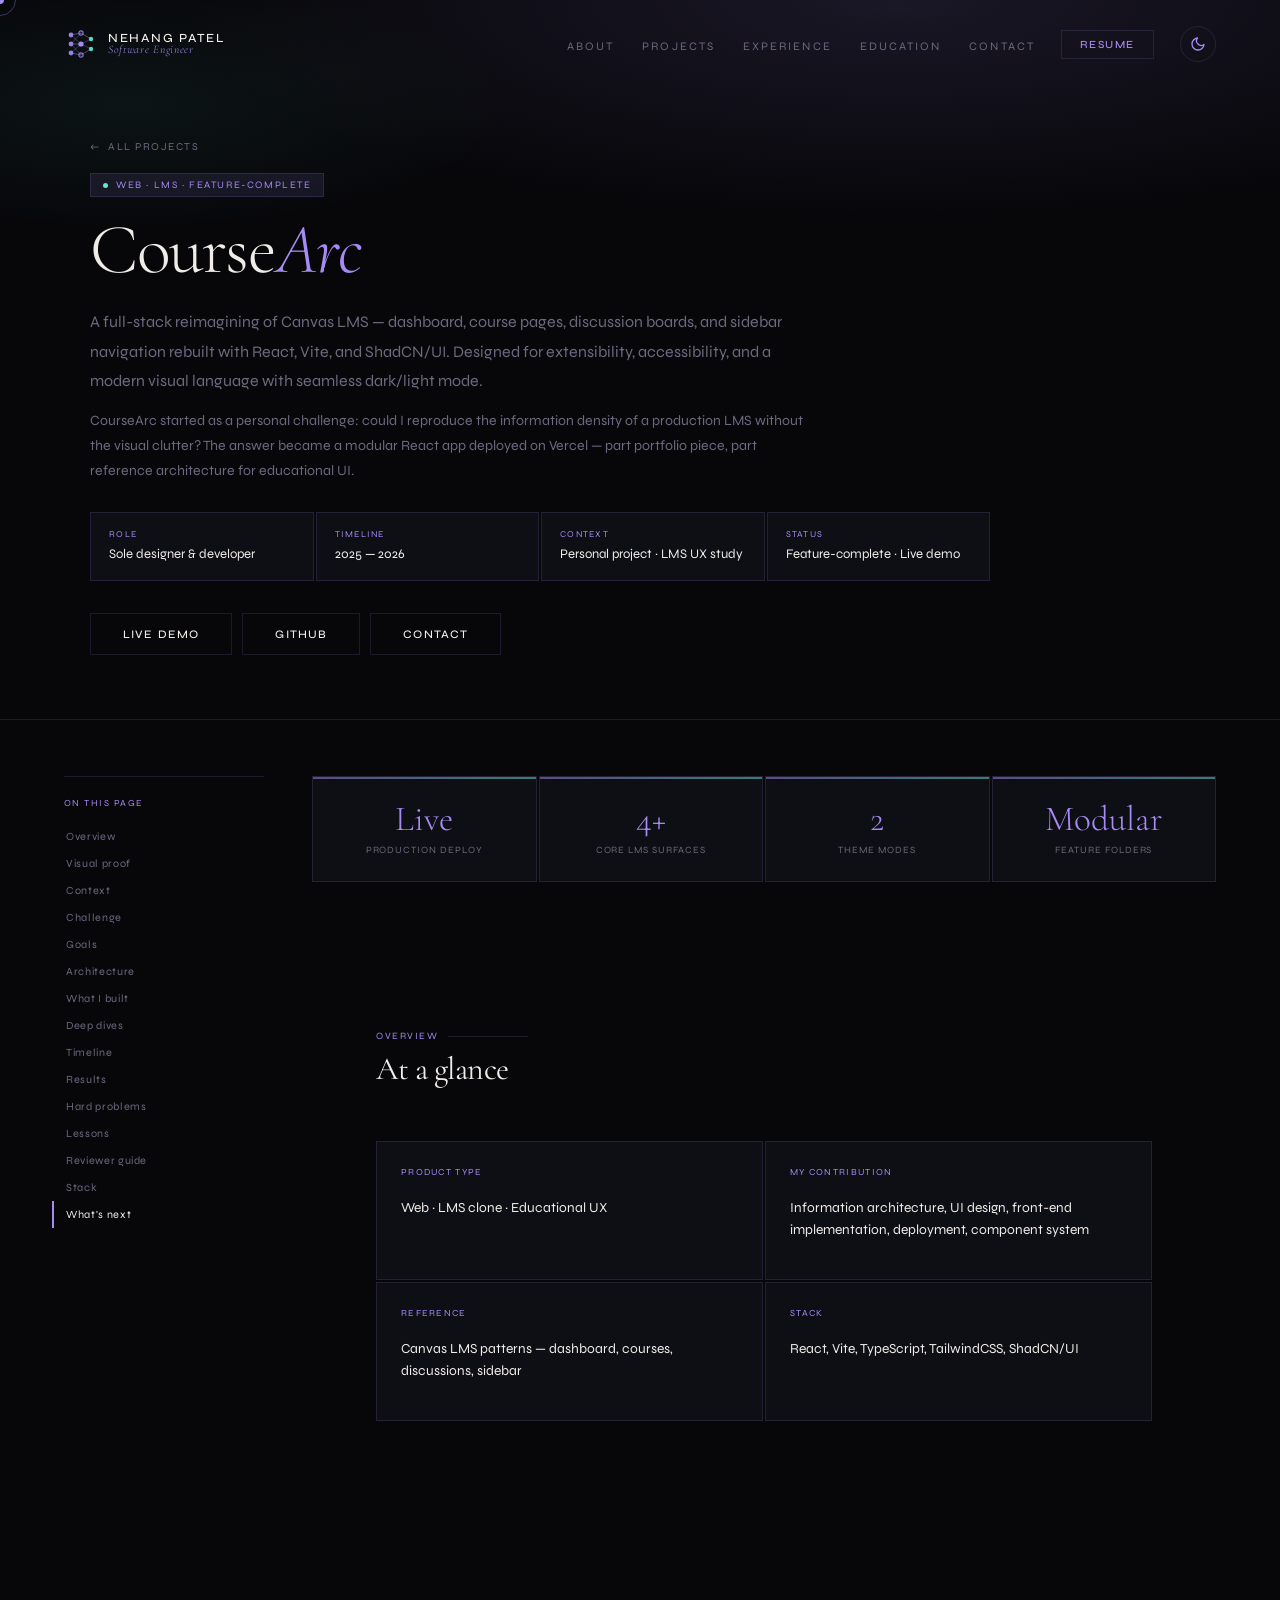
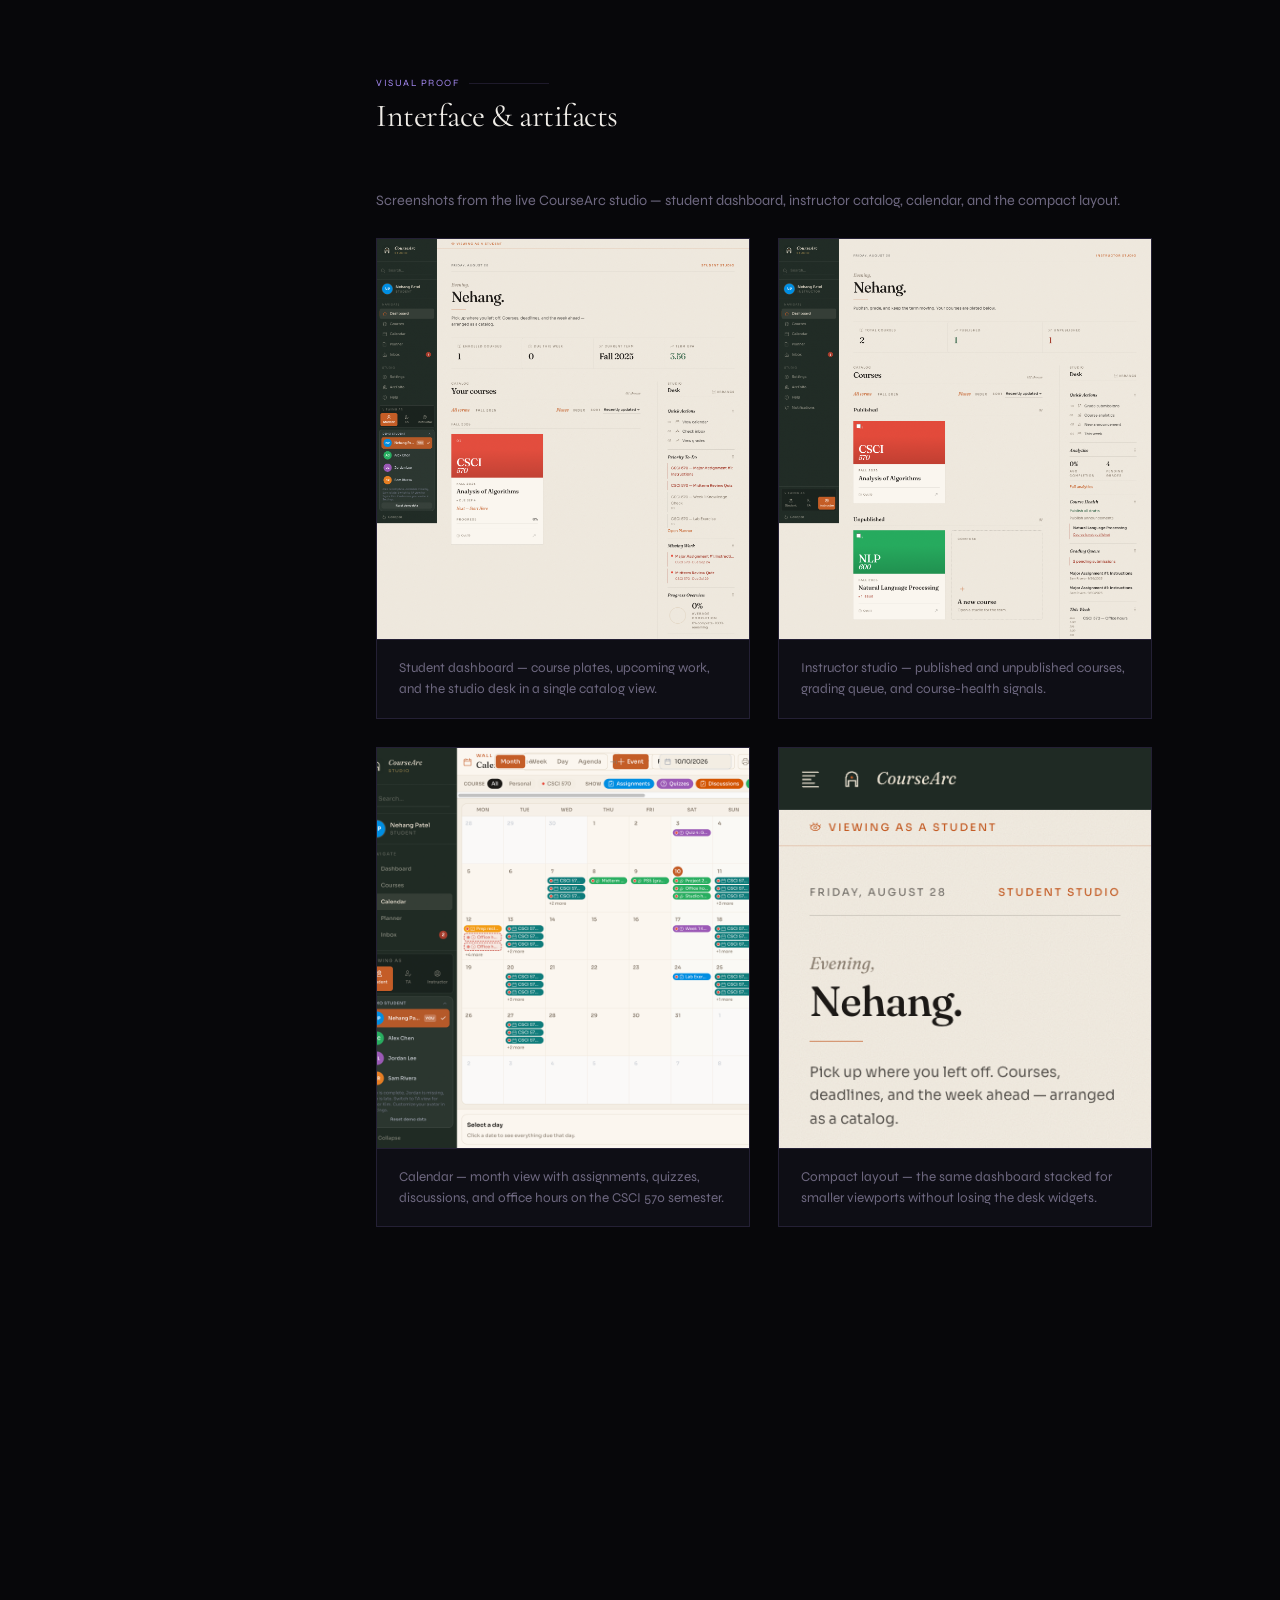
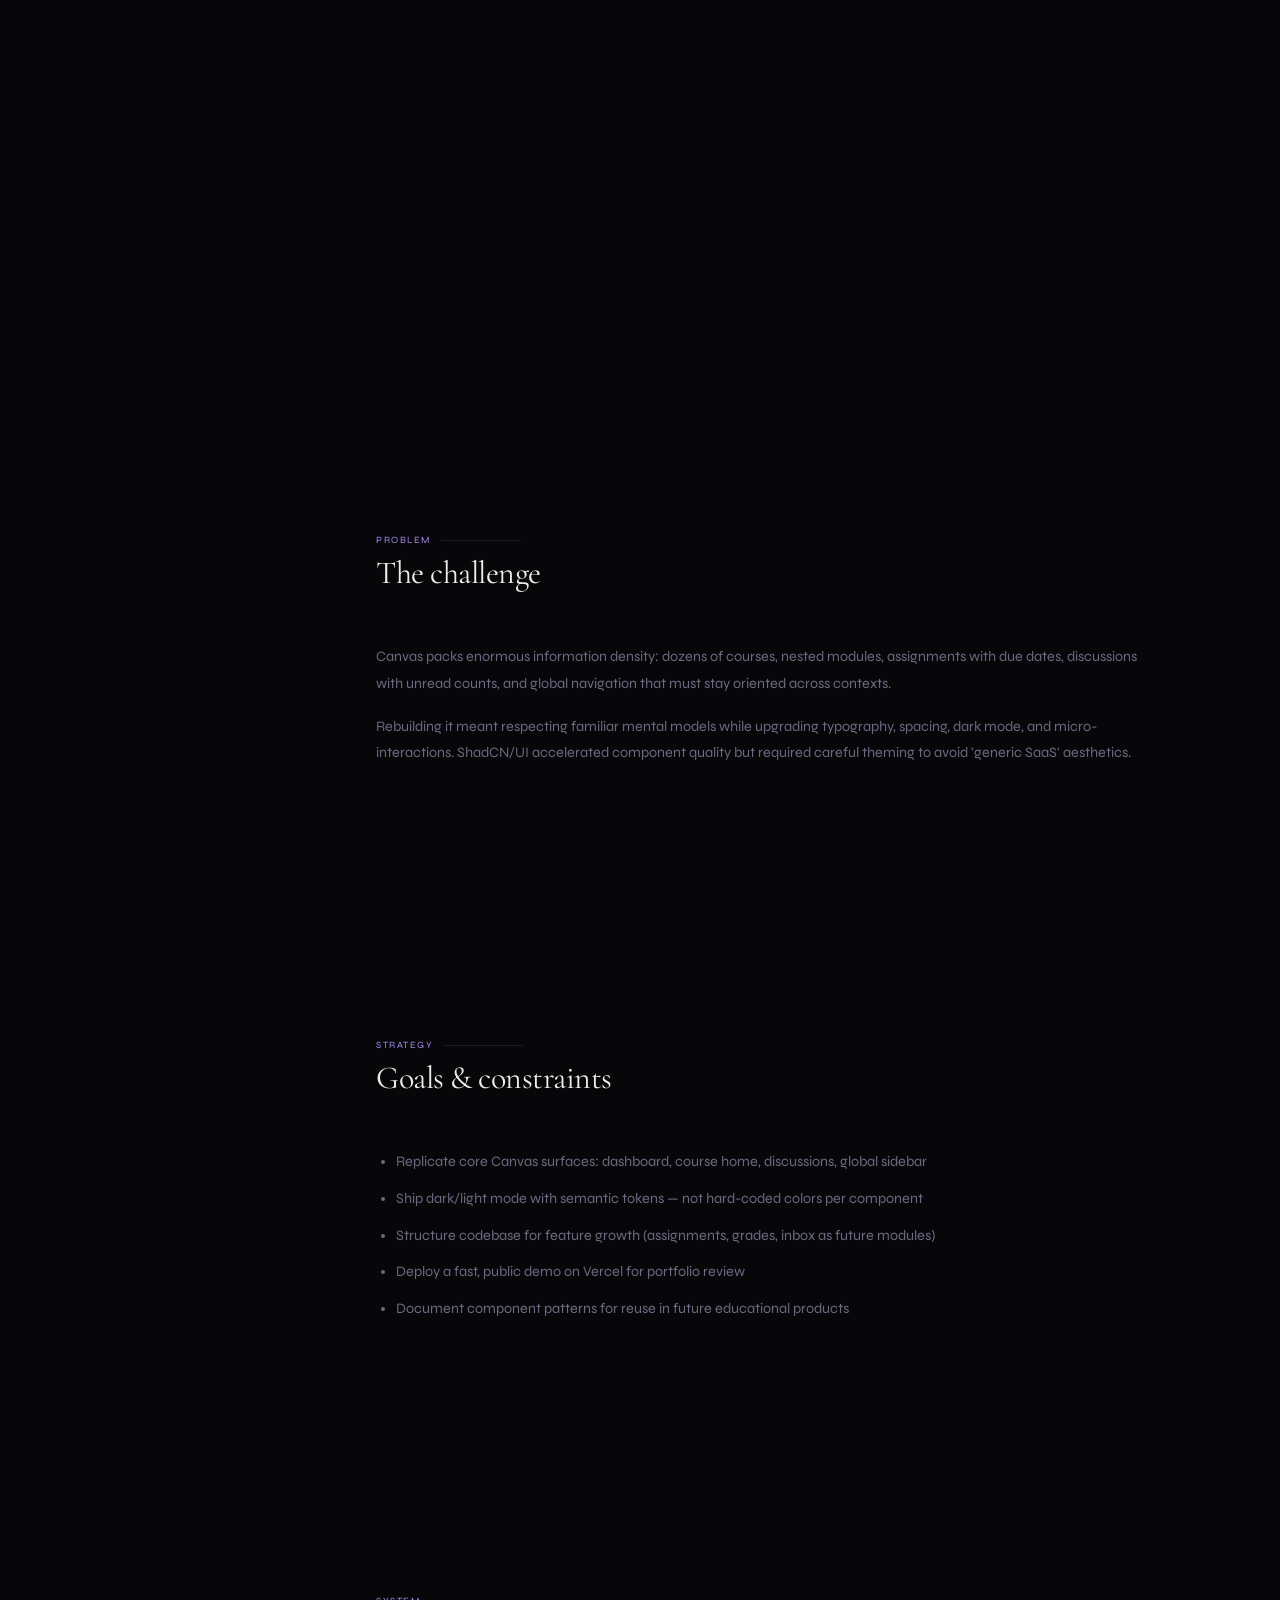
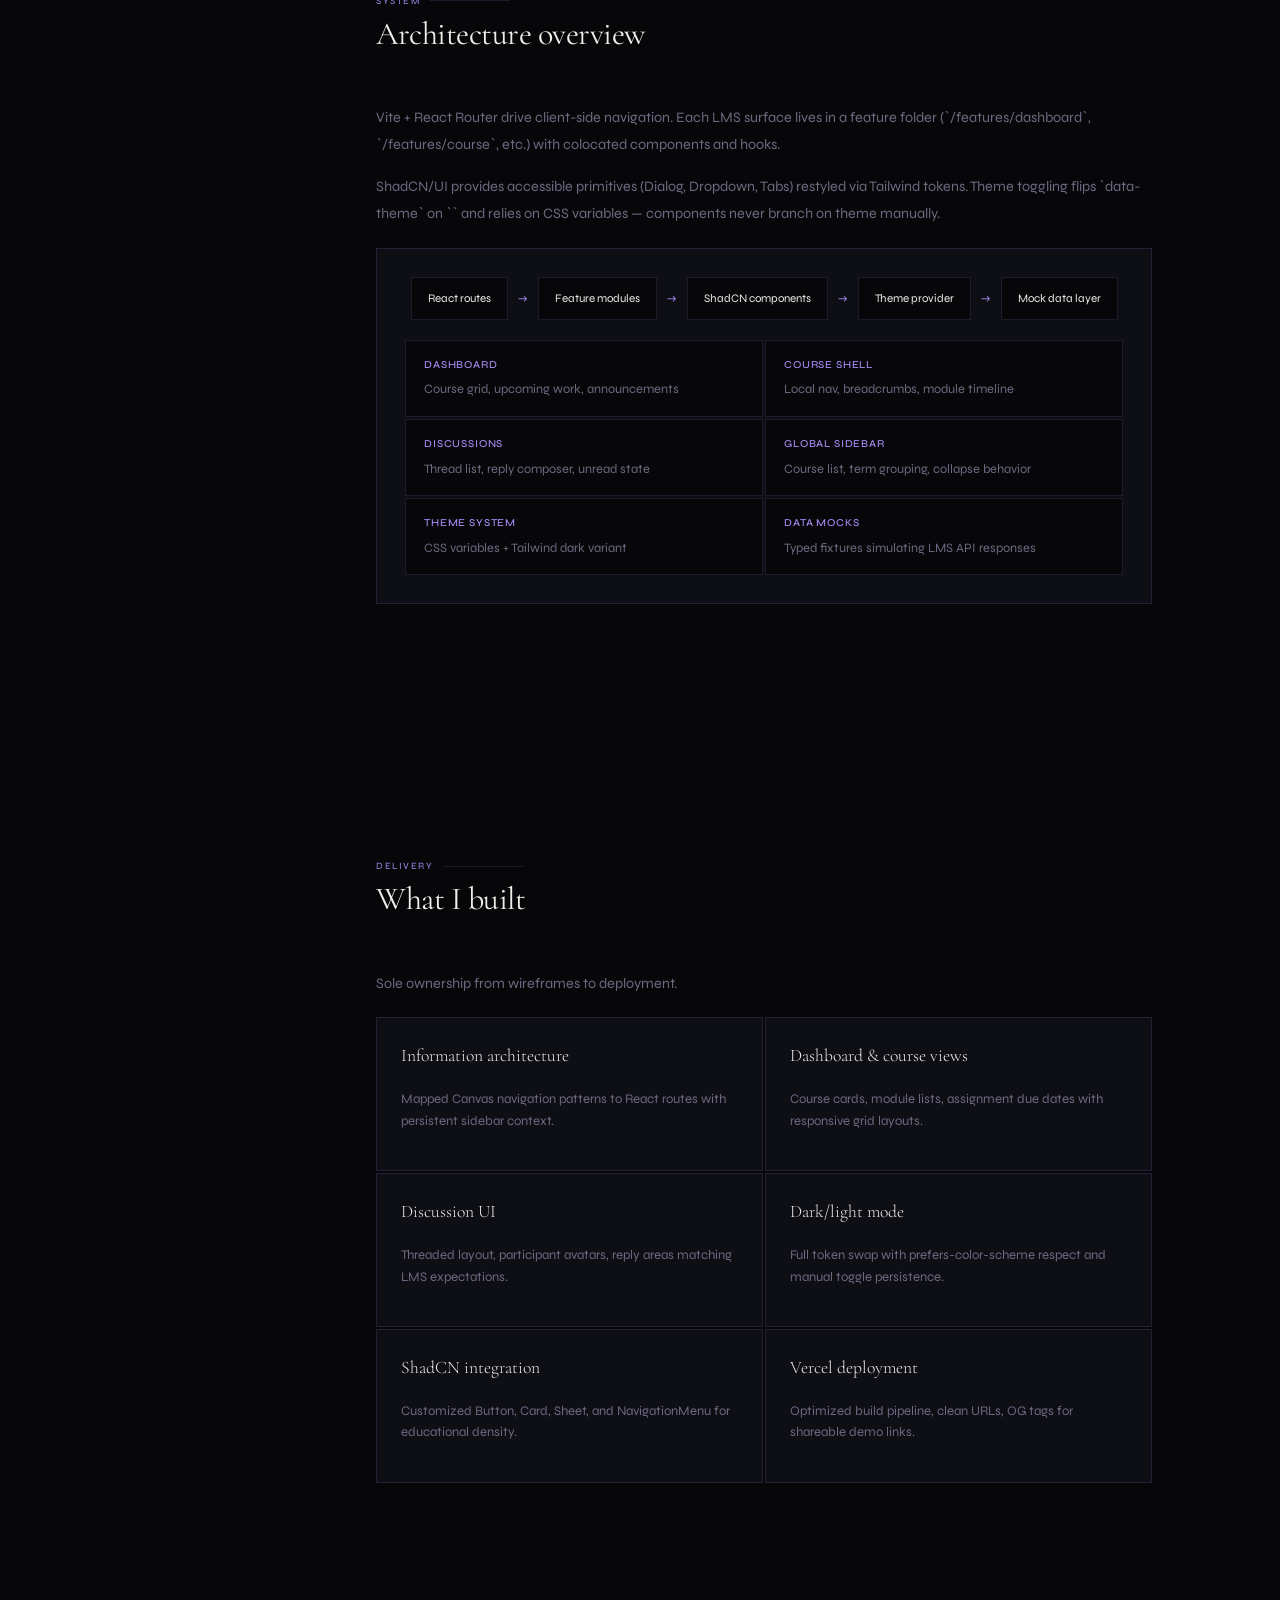
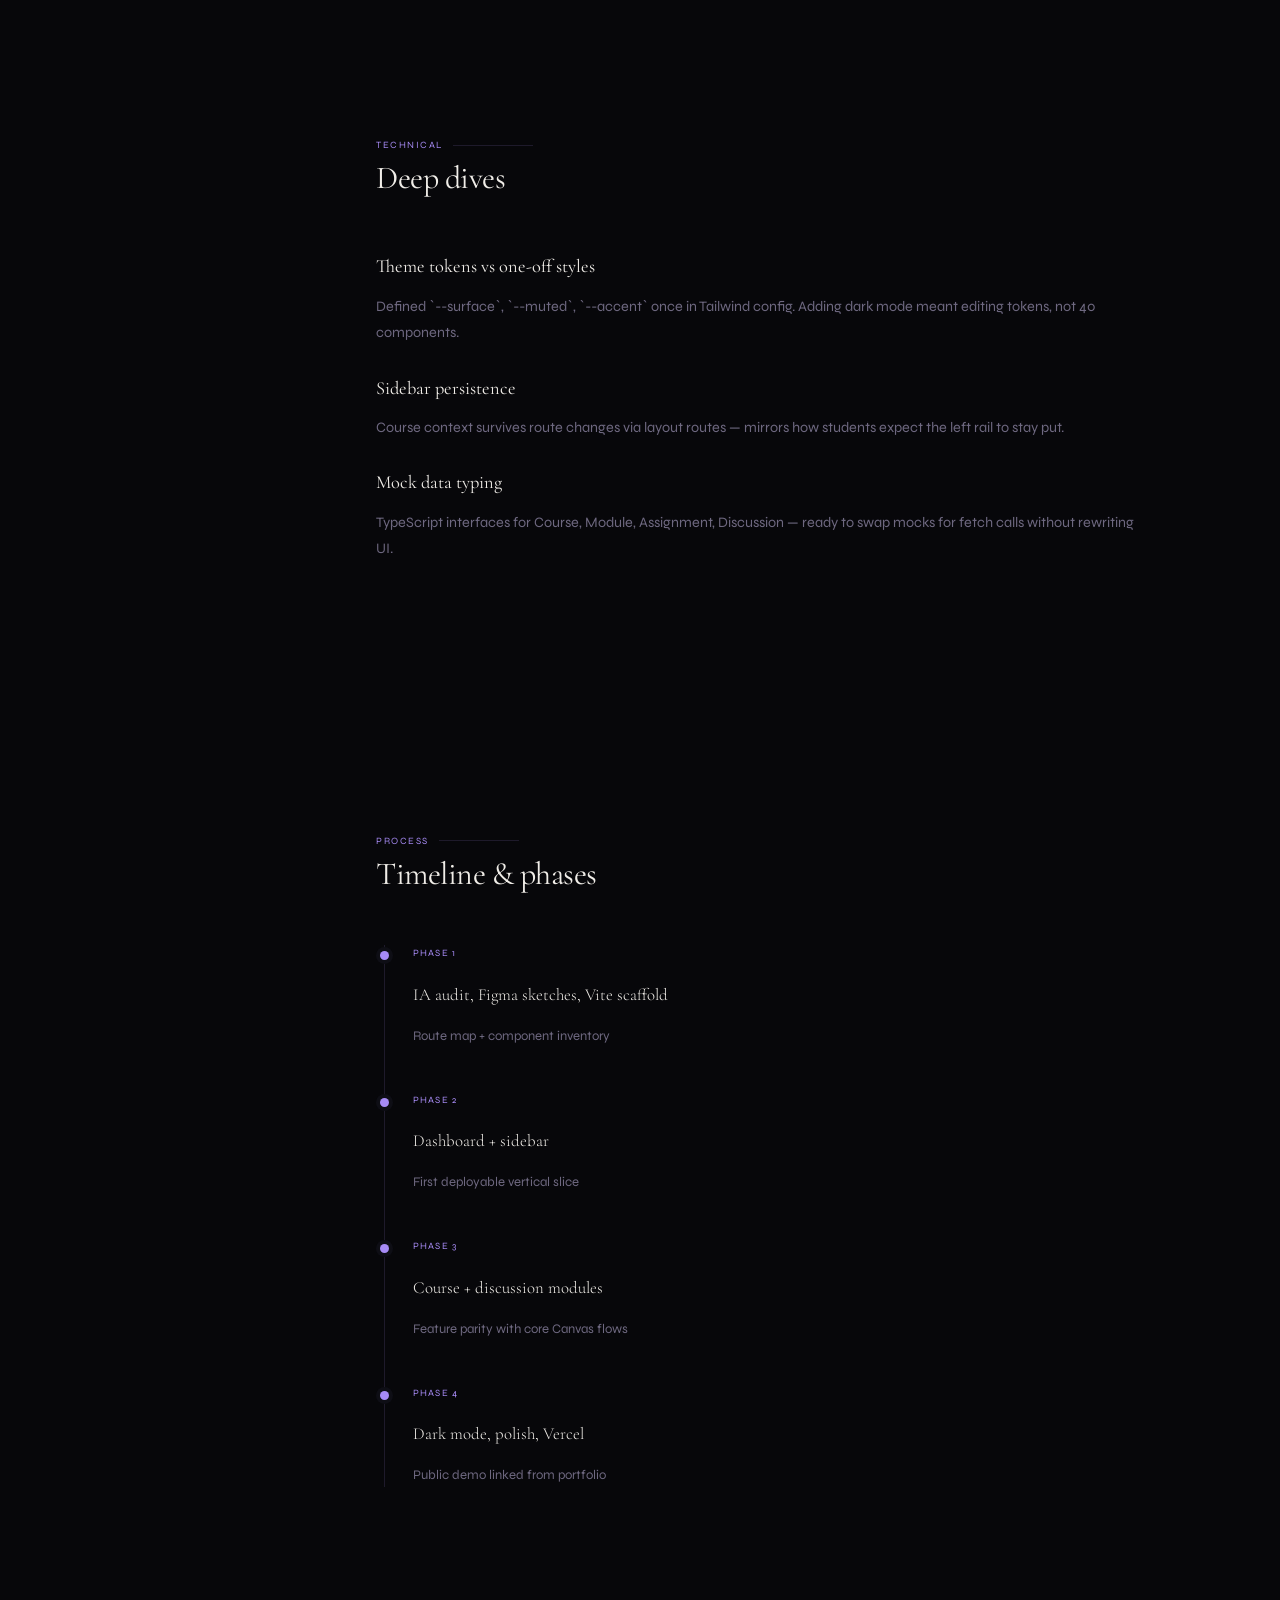
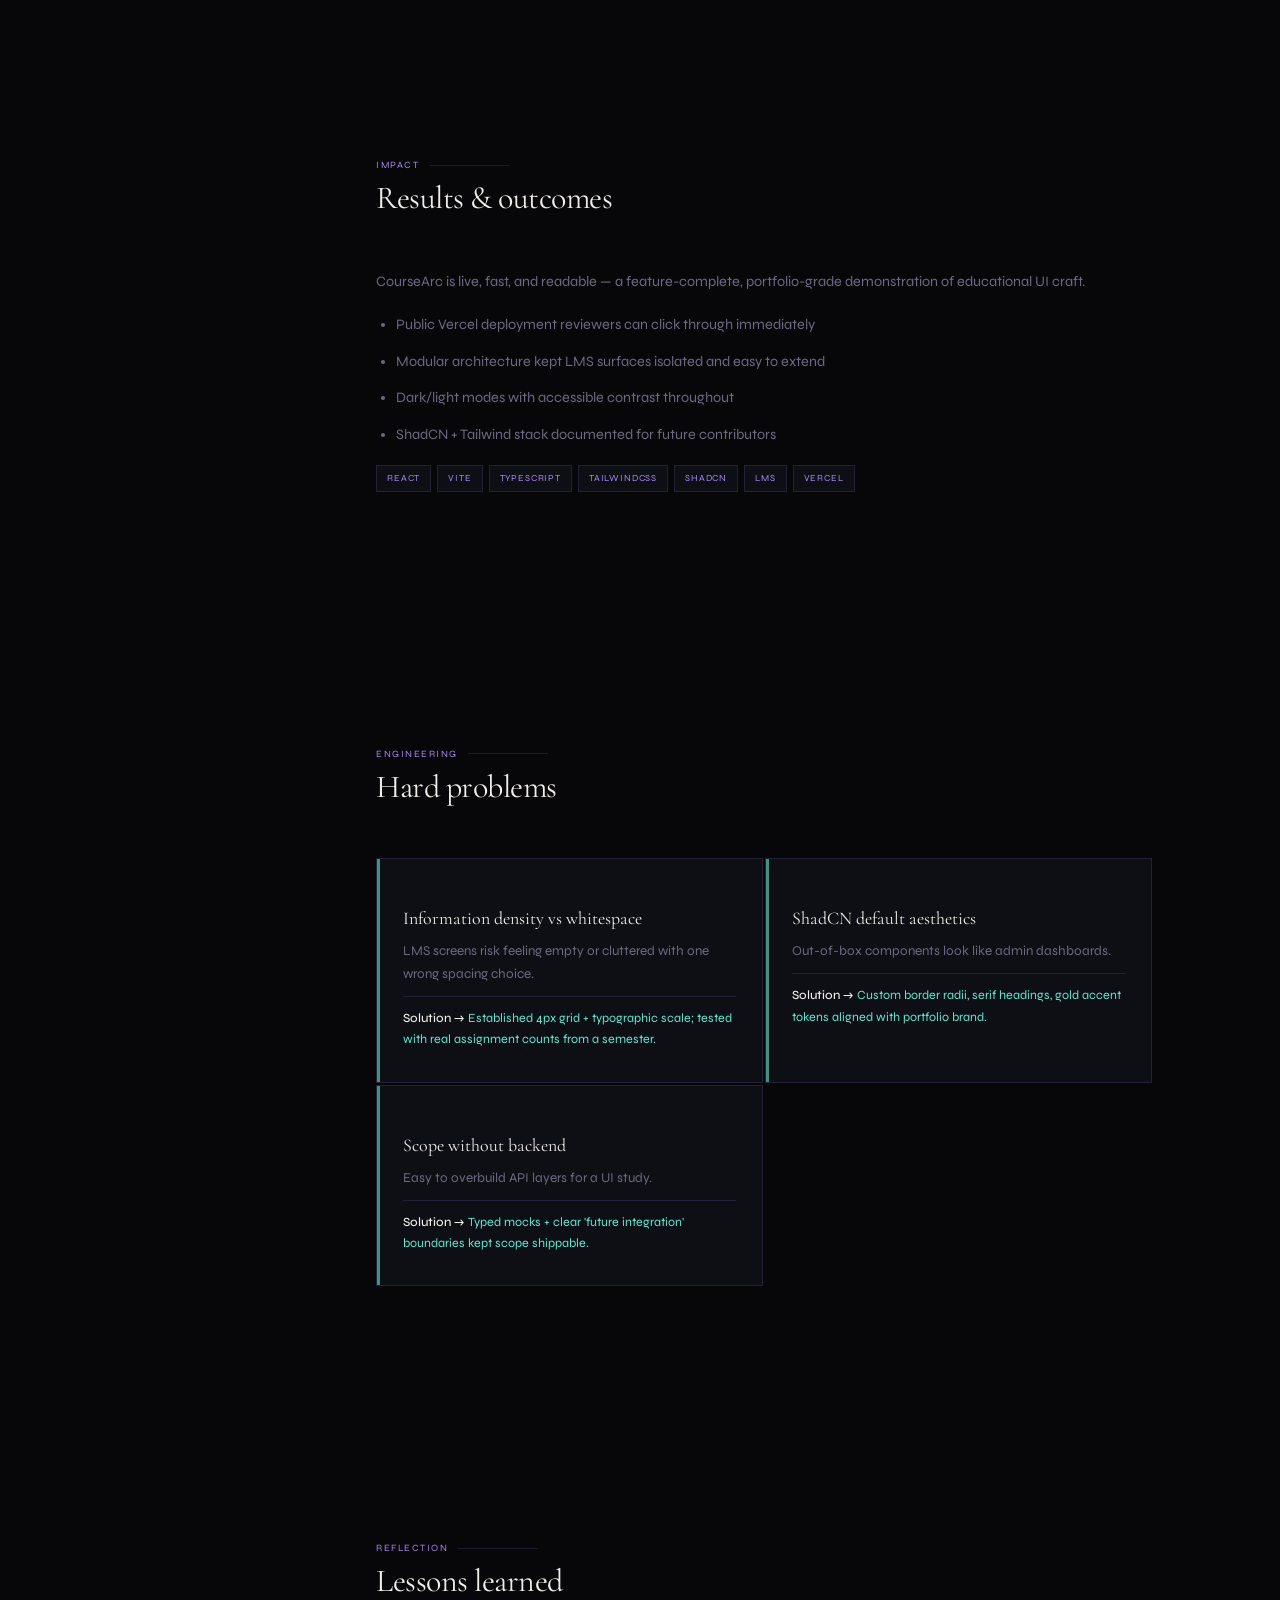
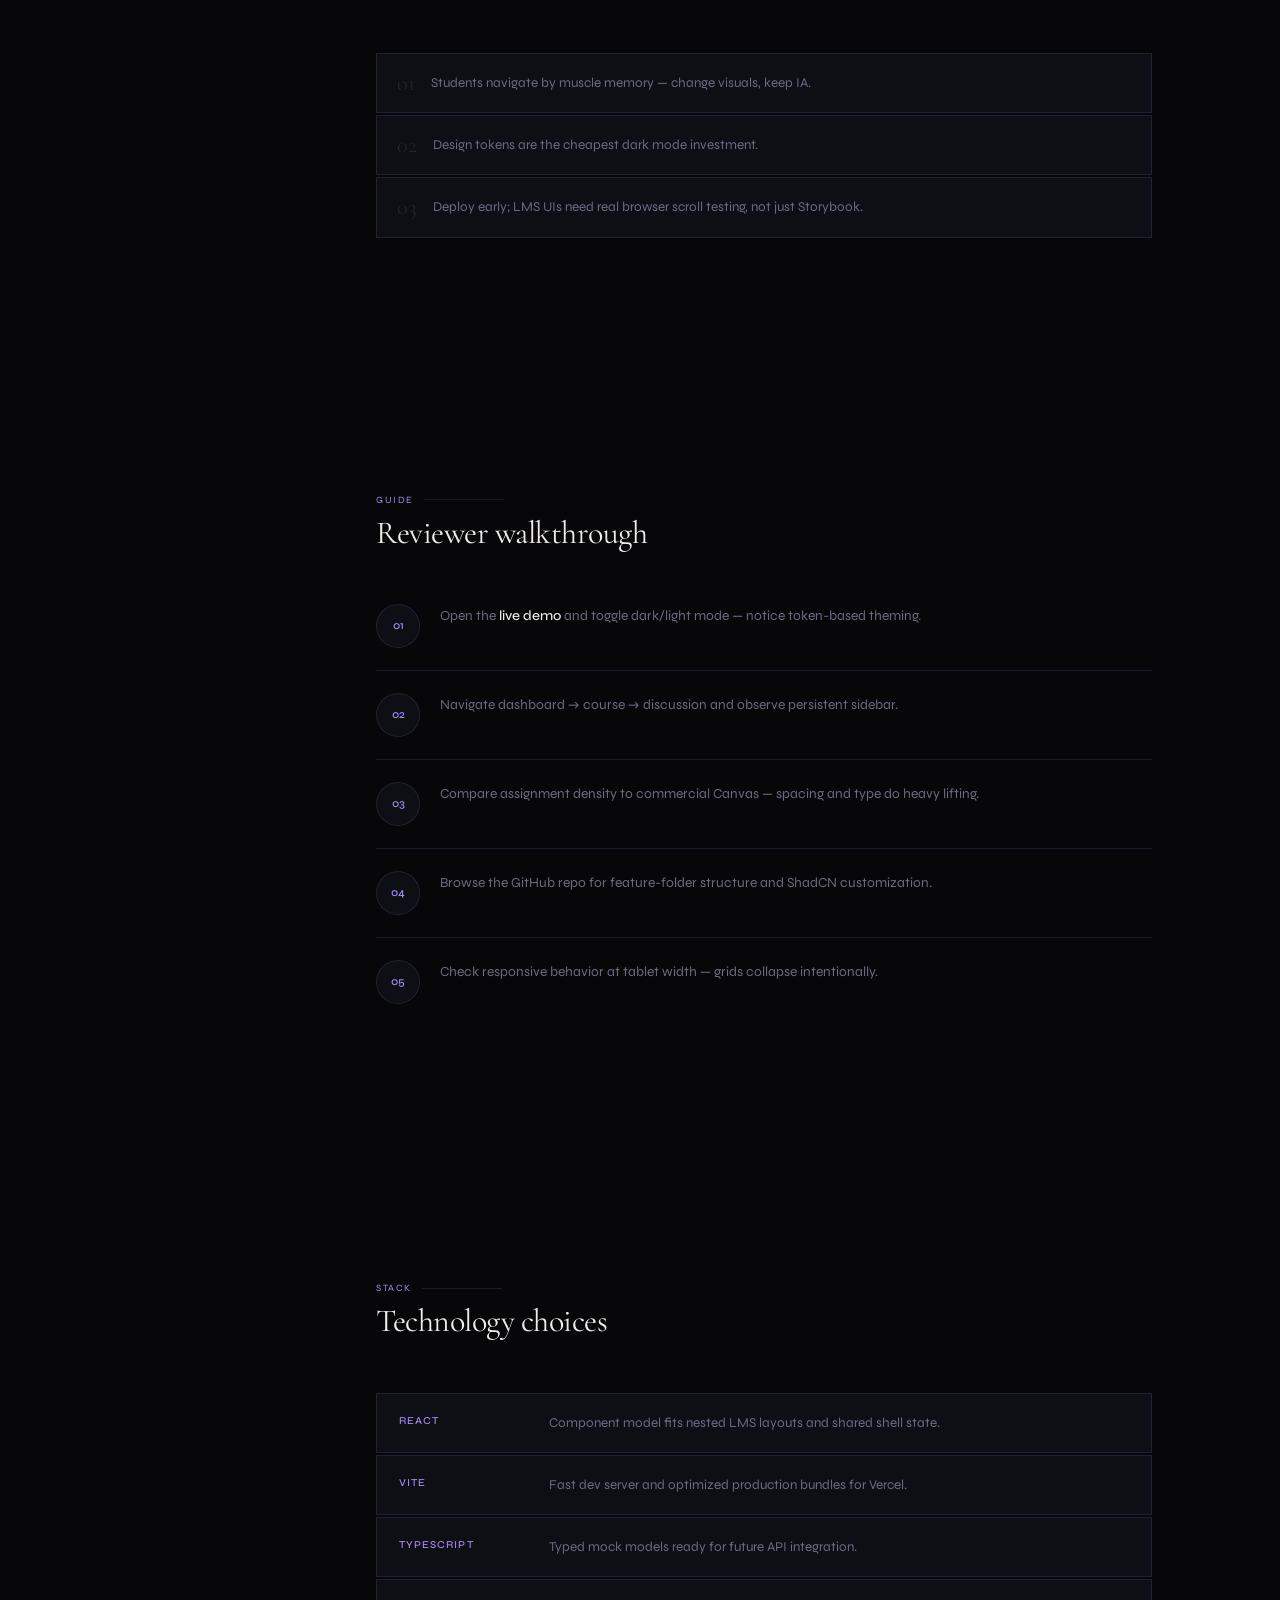
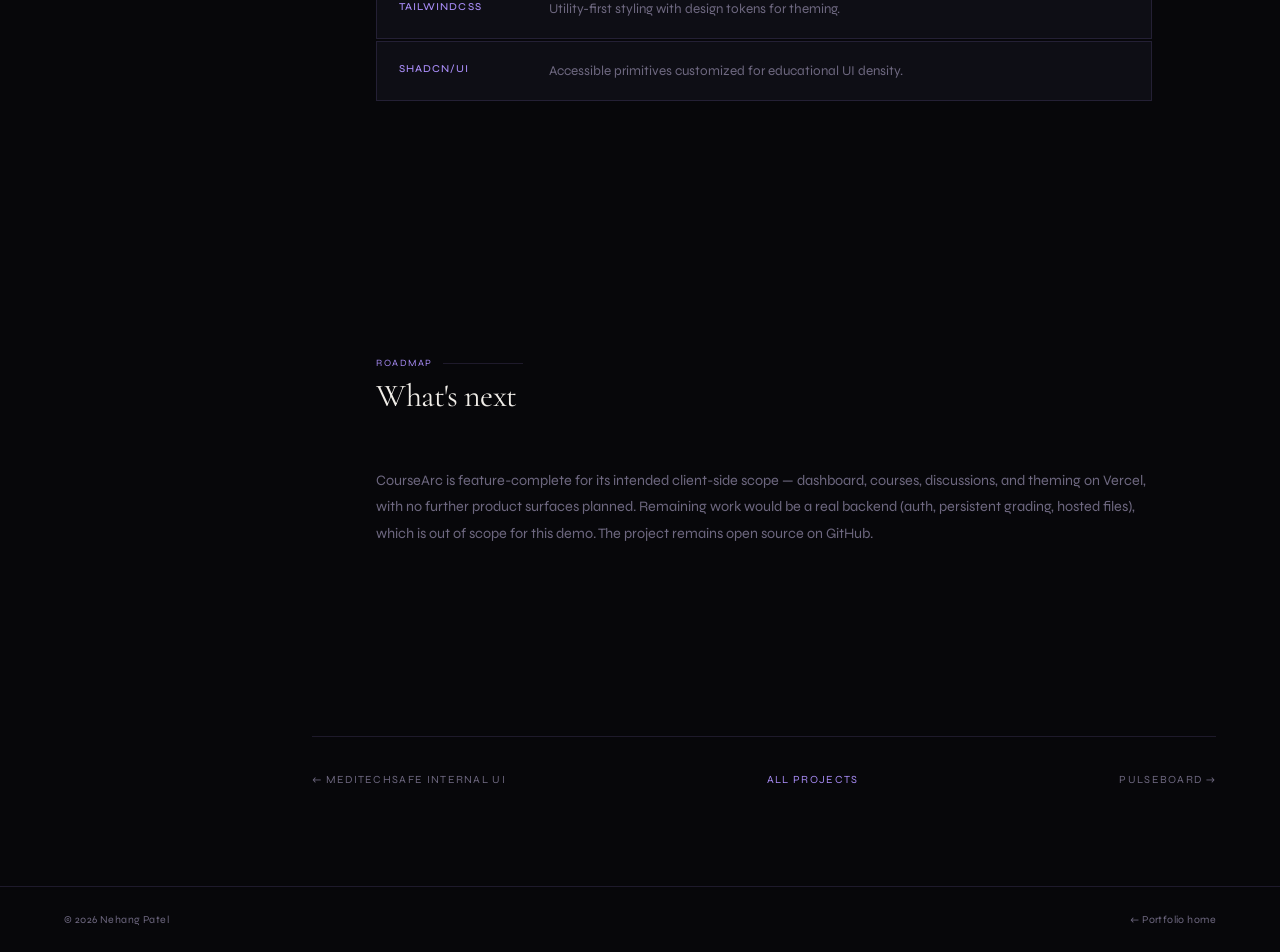
<file: projects/coursearc.html>
<!DOCTYPE html>
<html lang="en" data-theme="dark">
<head>
<meta charset="UTF-8"/>
<meta name="color-scheme" content="dark light"/>
<meta name="theme-color" content="#07070A" media="(prefers-color-scheme: dark)"/>
<meta name="viewport" content="width=device-width, initial-scale=1.0"/>
<title>CourseArc — Case Study | Nehang Patel</title>
<meta name="description" content="Full-stack Canvas LMS reimagining with React, Vite, TypeScript, TailwindCSS, and ShadCN/UI — dark/light mode, modular architecture, live demo."/>
<meta property="og:title" content="CourseArc — Case Study | Nehang Patel"/>
<meta property="og:description" content="Full-stack Canvas LMS reimagining with React, Vite, TypeScript, TailwindCSS, and ShadCN/UI — dark/light mode, modular architecture, live demo."/>
<meta property="og:type" content="article"/>
<meta property="og:url" content="https://nehang-portfolio.vercel.app/projects/coursearc"/>
<meta property="og:image" content="https://nehang-portfolio.vercel.app/assets/og-banner.png"/>
<meta name="twitter:card" content="summary_large_image"/>
<meta name="twitter:title" content="CourseArc — Case Study"/>
<meta name="twitter:description" content="Full-stack Canvas LMS reimagining with React, Vite, TypeScript, TailwindCSS, and ShadCN/UI — dark/light mode, modular architecture, live demo."/>
<meta name="twitter:image" content="https://nehang-portfolio.vercel.app/assets/og-banner.png"/>
<link rel="canonical" href="https://nehang-portfolio.vercel.app/projects/coursearc"/>
<link rel="icon" type="image/svg+xml" href="data:image/svg+xml,%3Csvg xmlns='http://www.w3.org/2000/svg' viewBox='0 0 34 34'%3E%3Crect width='34' height='34' rx='7' fill='%2307070A'/%3E%3Ccircle cx='17' cy='17' r='2.6' fill='%23A78BF5'/%3E%3C/svg%3E"/>
<script>(function(){try{var t=localStorage.getItem('nehang-theme');document.documentElement.setAttribute('data-theme',t==='light'?'light':'dark');}catch(e){}})();</script>
<link rel="preconnect" href="https://fonts.googleapis.com"/>
<link rel="preconnect" href="https://fonts.gstatic.com" crossorigin/>
<link href="https://fonts.googleapis.com/css2?family=Cormorant+Garamond:ital,wght@0,300;0,400;0,600;1,300;1,400&family=Syne:wght@300;400;500;600&display=swap" rel="stylesheet"/>
<link rel="stylesheet" href="../assets/css/style.css?v=20260823"/>
<link rel="stylesheet" href="../assets/css/case-study.css?v=20261011"/>
</head>
<body>
<div id="progress-bar"></div>
<button id="btt" aria-label="Back to top">
  <svg viewBox="0 0 24 24" fill="none" stroke="currentColor" stroke-width="2" stroke-linecap="round" stroke-linejoin="round"><polyline points="18 15 12 9 6 15"/></svg>
</button>
<div id="cur"></div>
<div id="cur2"></div>
<a class="skip-link" href="#cs-main">Skip to content</a>

<nav id="nav">
  <a href="../index.html" class="logo" aria-label="Nehang Patel">
    <div class="logo-mark"><svg viewBox="0 0 34 34" fill="none" xmlns="http://www.w3.org/2000/svg">
        <line x1="7" y1="8"  x2="17" y2="6"  stroke="var(--gold)" stroke-width=".9" stroke-opacity=".5"/>
        <line x1="7" y1="8"  x2="17" y2="17" stroke="var(--gold)" stroke-width=".9" stroke-opacity=".35"/>
        <line x1="7" y1="17" x2="17" y2="6"  stroke="var(--gold)" stroke-width=".9" stroke-opacity=".35"/>
        <line x1="7" y1="17" x2="17" y2="17" stroke="var(--gold)" stroke-width=".9" stroke-opacity=".5"/>
        <line x1="7" y1="17" x2="17" y2="28" stroke="var(--gold)" stroke-width=".9" stroke-opacity=".35"/>
        <line x1="7" y1="26" x2="17" y2="17" stroke="var(--gold)" stroke-width=".9" stroke-opacity=".35"/>
        <line x1="7" y1="26" x2="17" y2="28" stroke="var(--gold)" stroke-width=".9" stroke-opacity=".5"/>
        <line x1="17" y1="6"  x2="27" y2="12" stroke="var(--gold)" stroke-width=".9" stroke-opacity=".5"/>
        <line x1="17" y1="17" x2="27" y2="12" stroke="var(--gold)" stroke-width=".9" stroke-opacity=".35"/>
        <line x1="17" y1="17" x2="27" y2="22" stroke="var(--gold)" stroke-width=".9" stroke-opacity=".35"/>
        <line x1="17" y1="28" x2="27" y2="22" stroke="var(--gold)" stroke-width=".9" stroke-opacity=".5"/>
        <circle cx="7" cy="8"  r="2.4" fill="var(--gold)" opacity=".9"/>
        <circle cx="7" cy="17" r="2.4" fill="var(--gold)" opacity=".9"/>
        <circle cx="7" cy="26" r="2.4" fill="var(--gold)" opacity=".9"/>
        <circle cx="17" cy="6"  r="2.1" fill="none" stroke="var(--gold)" stroke-width="1.2" opacity=".8"/>
        <circle cx="17" cy="17" r="2.6" fill="var(--gold)" opacity="1"/>
        <circle cx="17" cy="28" r="2.1" fill="none" stroke="var(--gold)" stroke-width="1.2" opacity=".8"/>
        <circle cx="27" cy="12" r="2.2" fill="var(--teal)" opacity=".9"/>
        <circle cx="27" cy="22" r="2.2" fill="var(--teal)" opacity=".9"/>
      </svg></div>
    <div class="logo-wordmark">
      <span class="logo-name">Nehang Patel</span>
      <span class="logo-sub">Software Engineer</span>
    </div>
  </a>
  <div class="nav-r">
    <ul class="nav-links">
      <li><a href="../index.html#about">About</a></li>
      <li><a href="../index.html#projects">Projects</a></li>
      <li><a href="../index.html#exp">Experience</a></li>
      <li><a href="../index.html#education">Education</a></li>
      <li><a href="../index.html#contact">Contact</a></li>
    </ul>
    <button class="resume-btn" id="resumeBtn">Resume</button>
    <button class="tog" id="tog" aria-label="Toggle theme">
      <svg class="icon-moon" width="16" height="16" viewBox="0 0 24 24" fill="none" stroke="currentColor" stroke-width="2" stroke-linecap="round" stroke-linejoin="round" style="color:var(--gold)"><path d="M21 12.79A9 9 0 1 1 11.21 3a7 7 0 0 0 9.79 9.79z"/></svg>
      <svg class="icon-sun" width="16" height="16" viewBox="0 0 24 24" fill="none" stroke="currentColor" stroke-width="2" stroke-linecap="round" stroke-linejoin="round" style="color:var(--gold)"><circle cx="12" cy="12" r="5"/><line x1="12" y1="1" x2="12" y2="3"/><line x1="12" y1="21" x2="12" y2="23"/><line x1="4.22" y1="4.22" x2="5.64" y2="5.64"/><line x1="18.36" y1="18.36" x2="19.78" y2="19.78"/><line x1="1" y1="12" x2="3" y2="12"/><line x1="21" y1="12" x2="23" y2="12"/><line x1="4.22" y1="19.78" x2="5.64" y2="18.36"/><line x1="18.36" y1="5.64" x2="19.78" y2="4.22"/></svg>
    </button>
    <button class="ham" id="ham" aria-label="Menu"><span></span><span></span><span></span></button>
  </div>
</nav>

<div class="nav-drawer" id="drawer">
  <a href="../index.html#about" class="dl">About</a>
  <a href="../index.html#projects" class="dl">Projects</a>
  <a href="../index.html#exp" class="dl">Experience</a>
  <a href="../index.html#education" class="dl">Education</a>
  <a href="../index.html#contact" class="dl">Contact</a>
  <button class="drawer-resume" id="drawerResumeBtn">Resume</button>
  <div class="drawer-socials">
    <a href="https://www.linkedin.com/in/nehangpatel/" target="_blank" rel="noopener noreferrer" class="drawer-soc" aria-label="LinkedIn"><svg viewBox="0 0 24 24"><path d="M16 8a6 6 0 0 1 6 6v7h-4v-7a2 2 0 0 0-2-2 2 2 0 0 0-2 2v7h-4v-7a6 6 0 0 1 6-6z"/><rect x="2" y="9" width="4" height="12"/><circle cx="4" cy="4" r="2"/></svg></a>
    <a href="https://github.com/NehangPatel23" target="_blank" rel="noopener noreferrer" class="drawer-soc" aria-label="GitHub"><svg viewBox="0 0 24 24"><path d="M9 19c-5 1.5-5-2.5-7-3m14 6v-3.87a3.37 3.37 0 0 0-.94-2.61c3.14-.35 6.44-1.54 6.44-7A5.44 5.44 0 0 0 20 4.77 5.07 5.07 0 0 0 19.91 1S18.73.65 16 2.48a13.38 13.38 0 0 0-7 0C6.27.65 5.09 1 5.09 1A5.07 5.07 0 0 0 5 4.77a5.44 5.44 0 0 0-1.5 3.78c0 5.42 3.3 6.61 6.44 7A3.37 3.37 0 0 0 9 18.13V22"/></svg></a>
    <a href="https://x.com/itsnehangp_x" target="_blank" rel="noopener noreferrer" class="drawer-soc" aria-label="X"><svg viewBox="0 0 24 24"><path fill="currentColor" stroke="none" d="M18.244 2.25h3.308l-7.227 8.26 8.502 11.24H16.17l-5.214-6.817L4.99 21.75H1.68l7.73-8.835L1.254 2.25H8.08l4.713 6.231zm-1.161 17.52h1.833L7.084 4.126H5.117z"/></svg></a>
    <a href="mailto:nehangal@usc.edu?subject=Hello%20Nehang&amp;body=Hi%20Nehang%2C%0A%0AI%20came%20across%20your%20portfolio%20and%20wanted%20to%20connect.%0A%0A" class="drawer-soc" aria-label="Email"><svg viewBox="0 0 24 24"><path d="M4 4h16c1.1 0 2 .9 2 2v12c0 1.1-.9 2-2 2H4c-1.1 0-2-.9-2-2V6c0-1.1.9-2 2-2z"/><polyline points="22,6 12,13 2,6"/></svg></a>
  </div>
</div>
<main id="cs-main" class="cs-page">

  <header class="cs-hero">
    <div class="cs-hero-inner">
      
      <a href="../index.html#projects" class="cs-back r">All projects</a>
      <p class="cs-eyebrow r"><span class="cs-eyebrow-dot"></span>Web · LMS · Feature-complete</p>
      <h1 class="cs-title r">Course<em>Arc</em></h1>
      <p class="cs-lead r">A full-stack reimagining of Canvas LMS — dashboard, course pages, discussion boards, and sidebar navigation rebuilt with React, Vite, and ShadCN/UI. Designed for extensibility, accessibility, and a modern visual language with seamless dark/light mode.</p>
      <p class="cs-lead-sub r">CourseArc started as a personal challenge: could I reproduce the information density of a production LMS without the visual clutter? The answer became a modular React app deployed on Vercel — part portfolio piece, part reference architecture for educational UI.</p>
      <div class="cs-meta-grid r"><div class="cs-meta-cell"><p class="cs-meta-label">Role</p><p class="cs-meta-val">Sole designer & developer</p></div><div class="cs-meta-cell"><p class="cs-meta-label">Timeline</p><p class="cs-meta-val">2025 — 2026</p></div><div class="cs-meta-cell"><p class="cs-meta-label">Context</p><p class="cs-meta-val">Personal project · LMS UX study</p></div><div class="cs-meta-cell"><p class="cs-meta-label">Status</p><p class="cs-meta-val">Feature-complete · Live demo</p></div></div>
      <div class="cs-ctas r"><a href="https://canvas-clone-theta.vercel.app" target="_blank" rel="noopener noreferrer" class="btn btn-g">Live demo</a><a href="https://github.com/NehangPatel23/canvas-clone" target="_blank" rel="noopener noreferrer" class="btn btn-g">GitHub</a><a href="../index.html#contact" class="btn btn-g">Contact</a></div>
    </div>
  </header>

  <div class="cs-layout">
    <aside class="cs-toc"><p class="cs-toc-label">On this page</p><a href="#overview">Overview</a><a href="#visual-proof">Visual proof</a><a href="#context">Context</a><a href="#challenge">Challenge</a><a href="#goals">Goals</a><a href="#architecture">Architecture</a><a href="#built">What I built</a><a href="#deep-dives">Deep dives</a><a href="#timeline">Timeline</a><a href="#results">Results</a><a href="#problems">Hard problems</a><a href="#lessons">Lessons</a><a href="#reviewer">Reviewer guide</a><a href="#stack">Stack</a><a href="#next">What's next</a></aside>
    <div class="cs-content">
      <div class="cs-metrics"><div class="cs-metric r"><div class="cs-metric-n">Live</div><div class="cs-metric-l">Production deploy</div></div><div class="cs-metric r"><div class="cs-metric-n">4+</div><div class="cs-metric-l">Core LMS surfaces</div></div><div class="cs-metric r"><div class="cs-metric-n">2</div><div class="cs-metric-l">Theme modes</div></div><div class="cs-metric r"><div class="cs-metric-n">Modular</div><div class="cs-metric-l">Feature folders</div></div></div>

      <section class="cs-section r" id="overview">
      <div class="cs-section-head"><p class="cs-section-label">Overview</p><h2 class="cs-section-title">At a glance</h2></div>
      <div class="cs-section-body"><div class="cs-glance"><div class="cs-glance-item r"><p class="cs-glance-label">Product type</p><p class="cs-glance-val">Web · LMS clone · Educational UX</p></div><div class="cs-glance-item r"><p class="cs-glance-label">My contribution</p><p class="cs-glance-val">Information architecture, UI design, front-end implementation, deployment, component system</p></div><div class="cs-glance-item r"><p class="cs-glance-label">Reference</p><p class="cs-glance-val">Canvas LMS patterns — dashboard, courses, discussions, sidebar</p></div><div class="cs-glance-item r"><p class="cs-glance-label">Stack</p><p class="cs-glance-val">React, Vite, TypeScript, TailwindCSS, ShadCN/UI</p></div></div></div>
    </section>
      <section class="cs-section r" id="visual-proof">
      <div class="cs-section-head"><p class="cs-section-label">Visual proof</p><h2 class="cs-section-title">Interface & artifacts</h2></div>
      <div class="cs-section-body"><p>Screenshots from the live CourseArc studio — student dashboard, instructor catalog, calendar, and the compact layout.</p><div class="cs-gallery cs-gallery-2"><figure class="cs-gallery-item r">
      <img src="../assets/projects/case-studies/coursearc/dashboard.png" alt="Student dashboard — course plates, upcoming work, and the studio desk in a single catalog view." loading="lazy"/>
      <figcaption class="cs-gallery-cap">Student dashboard — course plates, upcoming work, and the studio desk in a single catalog view.</figcaption>
    </figure><figure class="cs-gallery-item r">
      <img src="../assets/projects/case-studies/coursearc/instructor.png" alt="Instructor studio — published and unpublished courses, grading queue, and course-health signals." loading="lazy"/>
      <figcaption class="cs-gallery-cap">Instructor studio — published and unpublished courses, grading queue, and course-health signals.</figcaption>
    </figure><figure class="cs-gallery-item r">
      <img src="../assets/projects/case-studies/coursearc/calendar.png" alt="Calendar — month view with assignments, quizzes, discussions, and office hours on the CSCI 570 semester." loading="lazy"/>
      <figcaption class="cs-gallery-cap">Calendar — month view with assignments, quizzes, discussions, and office hours on the CSCI 570 semester.</figcaption>
    </figure><figure class="cs-gallery-item r">
      <img src="../assets/projects/case-studies/coursearc/mobile.png" alt="Compact layout — the same dashboard stacked for smaller viewports without losing the desk widgets." loading="lazy"/>
      <figcaption class="cs-gallery-cap">Compact layout — the same dashboard stacked for smaller viewports without losing the desk widgets.</figcaption>
    </figure></div></div>
    </section>
      <section class="cs-section r" id="context">
      <div class="cs-section-head"><p class="cs-section-label">Context</p><h2 class="cs-section-title">Background & origin</h2></div>
      <div class="cs-section-body"><p>Learning management systems are daily drivers for millions of students — yet their UX often feels like admin software from 2010. I use Canvas weekly at USC and wanted to understand why certain patterns persist (sidebar course list, module sequencing, discussion threading) and which could feel modern without breaking learnability.</p><p>CourseArc is not a backend-complete LMS. It's a high-fidelity front-end study with realistic data models, routing, and component boundaries that would support real API integration later.</p><blockquote class="cs-quote r">Clone the IA, reinvent the feel. Students shouldn't need a manual to find this week's assignment.</blockquote></div>
    </section>
      <section class="cs-section r" id="challenge">
      <div class="cs-section-head"><p class="cs-section-label">Problem</p><h2 class="cs-section-title">The challenge</h2></div>
      <div class="cs-section-body"><p>Canvas packs enormous information density: dozens of courses, nested modules, assignments with due dates, discussions with unread counts, and global navigation that must stay oriented across contexts.</p><p>Rebuilding it meant respecting familiar mental models while upgrading typography, spacing, dark mode, and micro-interactions. ShadCN/UI accelerated component quality but required careful theming to avoid 'generic SaaS' aesthetics.</p></div>
    </section>
      <section class="cs-section r" id="goals">
      <div class="cs-section-head"><p class="cs-section-label">Strategy</p><h2 class="cs-section-title">Goals & constraints</h2></div>
      <div class="cs-section-body"><ul><li>Replicate core Canvas surfaces: dashboard, course home, discussions, global sidebar</li><li>Ship dark/light mode with semantic tokens — not hard-coded colors per component</li><li>Structure codebase for feature growth (assignments, grades, inbox as future modules)</li><li>Deploy a fast, public demo on Vercel for portfolio review</li><li>Document component patterns for reuse in future educational products</li></ul></div>
    </section>
      <section class="cs-section r" id="architecture">
      <div class="cs-section-head"><p class="cs-section-label">System</p><h2 class="cs-section-title">Architecture overview</h2></div>
      <div class="cs-section-body"><p>Vite + React Router drive client-side navigation. Each LMS surface lives in a feature folder (`/features/dashboard`, `/features/course`, etc.) with colocated components and hooks.</p><p>ShadCN/UI provides accessible primitives (Dialog, Dropdown, Tabs) restyled via Tailwind tokens. Theme toggling flips `data-theme` on `<html>` and relies on CSS variables — components never branch on theme manually.</p><div class="cs-arch"><div class="cs-flow"><span>React routes</span><span class="cs-arrow">→</span><span>Feature modules</span><span class="cs-arrow">→</span><span>ShadCN components</span><span class="cs-arrow">→</span><span>Theme provider</span><span class="cs-arrow">→</span><span>Mock data layer</span></div><div class="cs-arch-list"><div class="cs-arch-item"><strong>Dashboard</strong>Course grid, upcoming work, announcements</div><div class="cs-arch-item"><strong>Course shell</strong>Local nav, breadcrumbs, module timeline</div><div class="cs-arch-item"><strong>Discussions</strong>Thread list, reply composer, unread state</div><div class="cs-arch-item"><strong>Global sidebar</strong>Course list, term grouping, collapse behavior</div><div class="cs-arch-item"><strong>Theme system</strong>CSS variables + Tailwind dark variant</div><div class="cs-arch-item"><strong>Data mocks</strong>Typed fixtures simulating LMS API responses</div></div></div></div>
    </section>
      <section class="cs-section r" id="built">
      <div class="cs-section-head"><p class="cs-section-label">Delivery</p><h2 class="cs-section-title">What I built</h2></div>
      <div class="cs-section-body"><p>Sole ownership from wireframes to deployment.</p><div class="cs-features"><div class="cs-feature r"><p class="cs-feature-title">Information architecture</p><p class="cs-feature-desc">Mapped Canvas navigation patterns to React routes with persistent sidebar context.</p></div><div class="cs-feature r"><p class="cs-feature-title">Dashboard & course views</p><p class="cs-feature-desc">Course cards, module lists, assignment due dates with responsive grid layouts.</p></div><div class="cs-feature r"><p class="cs-feature-title">Discussion UI</p><p class="cs-feature-desc">Threaded layout, participant avatars, reply areas matching LMS expectations.</p></div><div class="cs-feature r"><p class="cs-feature-title">Dark/light mode</p><p class="cs-feature-desc">Full token swap with prefers-color-scheme respect and manual toggle persistence.</p></div><div class="cs-feature r"><p class="cs-feature-title">ShadCN integration</p><p class="cs-feature-desc">Customized Button, Card, Sheet, and NavigationMenu for educational density.</p></div><div class="cs-feature r"><p class="cs-feature-title">Vercel deployment</p><p class="cs-feature-desc">Optimized build pipeline, clean URLs, OG tags for shareable demo links.</p></div></div></div>
    </section>
      <section class="cs-section r" id="deep-dives">
      <div class="cs-section-head"><p class="cs-section-label">Technical</p><h2 class="cs-section-title">Deep dives</h2></div>
      <div class="cs-section-body"><h4>Theme tokens vs one-off styles</h4><p>Defined `--surface`, `--muted`, `--accent` once in Tailwind config. Adding dark mode meant editing tokens, not 40 components.</p><h4>Sidebar persistence</h4><p>Course context survives route changes via layout routes — mirrors how students expect the left rail to stay put.</p><h4>Mock data typing</h4><p>TypeScript interfaces for Course, Module, Assignment, Discussion — ready to swap mocks for fetch calls without rewriting UI.</p></div>
    </section>
      <section class="cs-section r" id="timeline">
      <div class="cs-section-head"><p class="cs-section-label">Process</p><h2 class="cs-section-title">Timeline & phases</h2></div>
      <div class="cs-section-body"><div class="cs-timeline"><div class="cs-tl-item"><p class="cs-tl-phase">Phase 1</p><p class="cs-tl-title">IA audit, Figma sketches, Vite scaffold</p><p class="cs-tl-desc">Route map + component inventory</p></div><div class="cs-tl-item"><p class="cs-tl-phase">Phase 2</p><p class="cs-tl-title">Dashboard + sidebar</p><p class="cs-tl-desc">First deployable vertical slice</p></div><div class="cs-tl-item"><p class="cs-tl-phase">Phase 3</p><p class="cs-tl-title">Course + discussion modules</p><p class="cs-tl-desc">Feature parity with core Canvas flows</p></div><div class="cs-tl-item"><p class="cs-tl-phase">Phase 4</p><p class="cs-tl-title">Dark mode, polish, Vercel</p><p class="cs-tl-desc">Public demo linked from portfolio</p></div></div></div>
    </section>
      <section class="cs-section r" id="results">
      <div class="cs-section-head"><p class="cs-section-label">Impact</p><h2 class="cs-section-title">Results & outcomes</h2></div>
      <div class="cs-section-body"><p>CourseArc is live, fast, and readable — a feature-complete, portfolio-grade demonstration of educational UI craft.</p><ul><li>Public Vercel deployment reviewers can click through immediately</li><li>Modular architecture kept LMS surfaces isolated and easy to extend</li><li>Dark/light modes with accessible contrast throughout</li><li>ShadCN + Tailwind stack documented for future contributors</li></ul><div class="cs-tags"><span class="cs-tag">React</span><span class="cs-tag">Vite</span><span class="cs-tag">TypeScript</span><span class="cs-tag">TailwindCSS</span><span class="cs-tag">ShadCN</span><span class="cs-tag">LMS</span><span class="cs-tag">Vercel</span></div></div>
    </section>
      <section class="cs-section r" id="problems">
      <div class="cs-section-head"><p class="cs-section-label">Engineering</p><h2 class="cs-section-title">Hard problems</h2></div>
      <div class="cs-section-body"><div class="cs-problems"><div class="cs-problem r"><h4>Information density vs whitespace</h4><p>LMS screens risk feeling empty or cluttered with one wrong spacing choice.</p><p class="cs-solution"><strong>Solution →</strong> Established 4px grid + typographic scale; tested with real assignment counts from a semester.</p></div><div class="cs-problem r"><h4>ShadCN default aesthetics</h4><p>Out-of-box components look like admin dashboards.</p><p class="cs-solution"><strong>Solution →</strong> Custom border radii, serif headings, gold accent tokens aligned with portfolio brand.</p></div><div class="cs-problem r"><h4>Scope without backend</h4><p>Easy to overbuild API layers for a UI study.</p><p class="cs-solution"><strong>Solution →</strong> Typed mocks + clear 'future integration' boundaries kept scope shippable.</p></div></div></div>
    </section>
      <section class="cs-section r" id="lessons">
      <div class="cs-section-head"><p class="cs-section-label">Reflection</p><h2 class="cs-section-title">Lessons learned</h2></div>
      <div class="cs-section-body"><div class="cs-lessons"><div class="cs-lesson r"><span class="cs-lesson-n">01</span><span>Students navigate by muscle memory — change visuals, keep IA.</span></div><div class="cs-lesson r"><span class="cs-lesson-n">02</span><span>Design tokens are the cheapest dark mode investment.</span></div><div class="cs-lesson r"><span class="cs-lesson-n">03</span><span>Deploy early; LMS UIs need real browser scroll testing, not just Storybook.</span></div></div></div>
    </section>
      <section class="cs-section r" id="reviewer">
      <div class="cs-section-head"><p class="cs-section-label">Guide</p><h2 class="cs-section-title">Reviewer walkthrough</h2></div>
      <div class="cs-section-body"><div class="cs-steps"><div class="cs-step r"><span class="cs-step-n">01</span><p>Open the <strong>live demo</strong> and toggle dark/light mode — notice token-based theming.</p></div><div class="cs-step r"><span class="cs-step-n">02</span><p>Navigate dashboard → course → discussion and observe persistent sidebar.</p></div><div class="cs-step r"><span class="cs-step-n">03</span><p>Compare assignment density to commercial Canvas — spacing and type do heavy lifting.</p></div><div class="cs-step r"><span class="cs-step-n">04</span><p>Browse the GitHub repo for feature-folder structure and ShadCN customization.</p></div><div class="cs-step r"><span class="cs-step-n">05</span><p>Check responsive behavior at tablet width — grids collapse intentionally.</p></div></div></div>
    </section>
      <section class="cs-section r" id="stack">
      <div class="cs-section-head"><p class="cs-section-label">Stack</p><h2 class="cs-section-title">Technology choices</h2></div>
      <div class="cs-section-body"><div class="cs-rationale"><div class="cs-rat-item r"><span class="cs-rat-tech">React</span><span class="cs-rat-why">Component model fits nested LMS layouts and shared shell state.</span></div><div class="cs-rat-item r"><span class="cs-rat-tech">Vite</span><span class="cs-rat-why">Fast dev server and optimized production bundles for Vercel.</span></div><div class="cs-rat-item r"><span class="cs-rat-tech">TypeScript</span><span class="cs-rat-why">Typed mock models ready for future API integration.</span></div><div class="cs-rat-item r"><span class="cs-rat-tech">TailwindCSS</span><span class="cs-rat-why">Utility-first styling with design tokens for theming.</span></div><div class="cs-rat-item r"><span class="cs-rat-tech">ShadCN/UI</span><span class="cs-rat-why">Accessible primitives customized for educational UI density.</span></div></div></div>
    </section>
      <section class="cs-section r" id="next">
      <div class="cs-section-head"><p class="cs-section-label">Roadmap</p><h2 class="cs-section-title">What's next</h2></div>
      <div class="cs-section-body"><p>CourseArc is feature-complete for its intended client-side scope — dashboard, courses, discussions, and theming on Vercel, with no further product surfaces planned. Remaining work would be a real backend (auth, persistent grading, hosted files), which is out of scope for this demo. The project remains open source on GitHub.</p></div>
    </section>

      <div class="cs-footer-nav r">
        <a href="meditechsafe-ui.html">← MediTechSafe Internal UI</a>
        <a href="../index.html#projects" class="cs-fn-home">All projects</a>
        <a href="pulseboard.html">PulseBoard →</a>
      </div>
    </div>
  </div>
</main>
<footer><p>© 2026 Nehang Patel</p><div class="footer-right"><a href="../index.html" style="color:var(--muted);font-size:.66rem;text-decoration:none">← Portfolio home</a></div></footer>
<div id="resumeOverlay" role="dialog" aria-modal="true" aria-label="Nehang Patel — Resume">
  <div class="resume-modal">
    <div class="resume-modal-bar">
      <p class="resume-modal-title">Nehang Patel <span>— Resume</span></p>
      <div class="resume-modal-actions">
        <a href="../assets/resume/Nehang_Patel_Resume.pdf" download="Nehang_Patel_Resume.pdf" rel="noopener noreferrer" class="resume-dl-btn" id="resumeDlBtn">
          <svg viewBox="0 0 24 24" fill="none" stroke="currentColor" stroke-width="2" stroke-linecap="round" stroke-linejoin="round"><path d="M21 15v4a2 2 0 0 1-2 2H5a2 2 0 0 1-2-2v-4"/><polyline points="7 10 12 15 17 10"/><line x1="12" y1="15" x2="12" y2="3"/></svg>
          Download PDF
        </a>
        <button class="resume-close" id="resumeClose" aria-label="Close">
          <svg viewBox="0 0 24 24" fill="none" stroke="currentColor" stroke-width="2" stroke-linecap="round"><line x1="18" y1="6" x2="6" y2="18"/><line x1="6" y1="6" x2="18" y2="18"/></svg>
        </button>
      </div>
    </div>
    <div class="resume-body">
      <div class="rv-header">
        <h2 class="rv-name">Nehang <span>Patel</span></h2>
        <div class="rv-meta">
          <span>Los Angeles, CA 90007</span>
          <a href="mailto:nehangal@usc.edu">nehangal@usc.edu</a>
          <a href="tel:+15137268552">(513) 726-8552</a>
          <a href="https://www.linkedin.com/in/nehangpatel/" target="_blank" rel="noopener noreferrer">linkedin.com/in/nehangpatel</a>
          <a href="https://nehang-portfolio.vercel.app">nehang-portfolio.vercel.app</a>
        </div>
      </div>

      <div class="rv-section">
        <p class="rv-section-title">Professional Summary</p>
        <p class="rv-summary">Full-stack Software Engineer pursuing an M.S. in Computer Science at USC, with production experience building web applications, data pipelines, and AI-powered tools. Proficient in Python, TypeScript, React, Next.js, and Golang, with hands-on work shipping containerized applications, integrating LLM APIs, and collaborating in Agile teams. Actively seeking software engineering internship or new-grad opportunities.</p>
      </div>

      <div class="rv-section">
        <p class="rv-section-title">Education</p>
        <div class="rv-entry">
          <div class="rv-entry-head"><span class="rv-entry-title">University of Southern California</span><span class="rv-entry-date">Aug 2025 — Present</span></div>
          <p class="rv-entry-sub">Master of Science in Computer Science · Viterbi School of Engineering · Los Angeles, CA</p>
          <p class="rv-entry-note">Graduating May 2027 · Computer Forensics &amp; Information Retrieval (in session), Analysis of Algorithms, Database Systems, Web Technologies, Applied Cryptography</p>
        </div>
        <div class="rv-entry">
          <div class="rv-entry-head"><span class="rv-entry-title">University of Cincinnati</span><span class="rv-entry-date">Aug 2020 — May 2025</span></div>
          <p class="rv-entry-sub">Bachelor of Science in Computer Science · College of Engineering &amp; Applied Science · Cincinnati, OH</p>
          <p class="rv-entry-note">Minor in Cyber Operations &amp; Software Engineering · Dean's List: Fall 2020, Summer 2022, Fall 2024, Spring 2025</p>
        </div>
      </div>

      <div class="rv-section">
        <p class="rv-section-title">Experience</p>
        <div class="rv-entry">
          <div class="rv-entry-head"><span class="rv-entry-title">Software Developer Intern</span><span class="rv-entry-date">Jan 2024 — Apr 2024</span></div>
          <p class="rv-entry-sub">MediTechSafe Inc · Hamilton, OH</p>
          <ul class="rv-list">
            <li>Built and integrated a Flutter frontend with Golang backend APIs, delivering a responsive internal tool with reusable, production-ready UI components</li>
            <li>Refactored and optimized a Python-based web-scraping data pipeline to reliably process 10,000+ records daily, improving stability, performance, and maintainability</li>
            <li>Queried and validated MySQL datasets to troubleshoot data inconsistencies and confirm pipeline accuracy for downstream engineering decisions</li>
            <li>Created internal visualizations summarizing pipeline performance metrics to support engineering and product decision-making</li>
            <li>Participated in code reviews, incorporating feedback to improve code clarity, structure, and maintainability</li>
          </ul>
        </div>
        <div class="rv-entry">
          <div class="rv-entry-head"><span class="rv-entry-title">Software Developer Intern</span><span class="rv-entry-date">May 2023 — Aug 2023</span></div>
          <p class="rv-entry-sub">MediTechSafe Inc · Hamilton, OH</p>
          <ul class="rv-list">
            <li>Built scalable Python data pipelines to scrape, clean, and standardize thousands of online records weekly, enabling real-time analysis and expanding monitoring coverage</li>
            <li>Automated data-collection workflows processing thousands of records per run, saving 10–15+ hours of manual work per project</li>
            <li>Implemented quality-assurance checks across large datasets, detecting and resolving inconsistencies before integration into company systems</li>
          </ul>
        </div>
        <div class="rv-entry">
          <div class="rv-entry-head"><span class="rv-entry-title">Software Co-op</span><span class="rv-entry-date">Aug 2022 — Dec 2022</span></div>
          <p class="rv-entry-sub">ITE LLC · Loveland, OH</p>
          <ul class="rv-list">
            <li>Executed technical tasks on engineering projects, including C++ debugging and configuration updates, in collaboration with senior developers</li>
            <li>Applied IoT workflows (Losant) and Neo4j graph databases in a self-directed capacity alongside core project work</li>
          </ul>
        </div>
        <div class="rv-entry">
          <div class="rv-entry-head"><span class="rv-entry-title">Cybersecurity Analyst Apprentice</span><span class="rv-entry-date">Feb 2022 — Apr 2022</span></div>
          <p class="rv-entry-sub">iQ4 Corporation · Remote · Franklin Lakes, NJ</p>
          <ul class="rv-list">
            <li>Collaborated with 3 fellow cybersecurity interns through case studies, industry mentorship, and hands-on training in security frameworks</li>
            <li>Applied NIST and NICE cybersecurity frameworks and incident-response methodologies to a structured case-study analysis</li>
            <li>Synthesized complex technical findings into written reports and presentations for both technical and non-technical audiences</li>
          </ul>
        </div>
        <div class="rv-entry">
          <div class="rv-entry-head"><span class="rv-entry-title">Peer Teaching Assistant</span><span class="rv-entry-date">Jan 2022 — May 2025</span></div>
          <p class="rv-entry-sub">Department of Engineering Education, University of Cincinnati · Cincinnati, OH</p>
          <ul class="rv-list">
            <li>Taught and graded coursework for 72 students (1:24 ratio), mentoring students on teamwork, conflict resolution, and leadership</li>
            <li>Coordinated final project demonstrations and technical logistics for 1,500+ students across course milestones</li>
            <li>Delivered orientation workshops on Engineering Design Thinking to 1,500 incoming freshmen</li>
            <li>Led a summer workshop for 150+ high school seniors on design thinking and hands-on problem-solving</li>
          </ul>
        </div>
      </div>

      <div class="rv-section">
        <p class="rv-section-title">Projects</p>
        <div class="rv-entry">
          <div class="rv-entry-head"><span class="rv-entry-title">NexusIQ AI</span><span class="rv-entry-date">2026</span></div>
          <p class="rv-entry-sub">Next.js · React · TypeScript · Prisma · PostgreSQL · Ollama · Supabase · Docker</p>
          <ul class="rv-list"><li>Full-stack enterprise due-diligence platform: parallel Financial, Legal, Compliance, Risk, and Fraud LLM agents analyze uploaded data rooms via hybrid search and return cited, consensus-based findings. Containerized MVP on Vercel + Supabase with local Ollama inference at zero paid AI API cost.</li></ul>
        </div>
        <div class="rv-entry">
          <div class="rv-entry-head"><span class="rv-entry-title">MoodBoard AI</span><span class="rv-entry-date">2026</span></div>
          <p class="rv-entry-sub">Next.js · React · TypeScript · Supabase · TailwindCSS · Gemini</p>
          <ul class="rv-list"><li>AI creative workspace that turns a brief into a structured moodboard via two-phase Gemini generation (draft + streaming image enrichment). Shipped real-time collaboration, public sharing/remix, and export to JSON, PNG, PDF, and design-system tokens.</li></ul>
        </div>
        <div class="rv-entry">
          <div class="rv-entry-head"><span class="rv-entry-title">FinTrackr</span><span class="rv-entry-date">Aug 2024 — May 2025</span></div>
          <p class="rv-entry-sub">Flutter · Dart · Agile · Full-Stack</p>
          <ul class="rv-list"><li>End-to-end personal finance app with expense tracking, debt payoff, taxes, and financial-literacy resources. Drove Agile scoping and collaborated with a team of 3 on full-stack implementation.</li></ul>
        </div>
        <div class="rv-entry">
          <div class="rv-entry-head"><span class="rv-entry-title">CourseArc</span><span class="rv-entry-date">2025 — 2026</span></div>
          <p class="rv-entry-sub">React · Vite · TypeScript · TailwindCSS · ShadCN/UI</p>
          <ul class="rv-list"><li>Full-stack Canvas LMS reimagining — dashboard, course pages, and discussion boards with a modular component architecture and dark/light mode. Live on Vercel.</li></ul>
        </div>
      </div>

      <div class="rv-section">
        <p class="rv-section-title">Activities &amp; Leadership</p>
        <div class="rv-entry">
          <div class="rv-entry-head"><span class="rv-entry-title">President</span><span class="rv-entry-date">May 2026 — Present</span></div>
          <p class="rv-entry-sub">GRIDS (Graduates Rising in Data Science) · USC · Los Angeles, CA</p>
          <ul class="rv-list"><li>Leading strategy, programming, and member engagement for USC's data science graduate student organisation</li></ul>
        </div>
        <div class="rv-entry">
          <div class="rv-entry-head"><span class="rv-entry-title">Director of Marketing</span><span class="rv-entry-date">Jan 2026 — May 2026</span></div>
          <p class="rv-entry-sub">GRIDS · USC · Los Angeles, CA</p>
          <ul class="rv-list"><li>Led branding, outreach, and marketing strategy; designed promotional materials and social content in Canva and drove engagement through coordinated campaigns</li></ul>
        </div>
        <div class="rv-entry">
          <div class="rv-entry-head"><span class="rv-entry-title">Executive Board Member, Marketing &amp; Outreach</span><span class="rv-entry-date">Oct 2025 — Jan 2026</span></div>
          <p class="rv-entry-sub">GRIDS · USC · Los Angeles, CA</p>
          <ul class="rv-list"><li>Drove initial brand presence and member engagement, collaborating with cross-functional teams to align messaging and event promotion</li></ul>
        </div>
      </div>

      <div class="rv-section">
        <p class="rv-section-title">Certifications</p>
        <ul class="rv-list">
          <li>iQ4 Cybersecurity Workforce Alliance — The Threat Within: Cybersecurity Virtual Apprenticeship</li>
          <li>IBM Skills Academy — Build Your Own Chatbot Level 1, User Experience Design Fundamentals, Data Science Tools, Data Science Methodologies, Cloud Core</li>
          <li>IBM — Enterprise Design Thinking Practitioner; Data Science Practitioner; Data Science Foundations Level 2</li>
          <li>LinkedIn Learning — Machine Learning with Python (Foundations, Decision Trees, Logistic Regression, k-Means)</li>
          <li>IBM / Coursera — Machine Learning with Python</li>
          <li>The Coding School — Introduction to Quantum Computing</li>
          <li>AT&amp;T — 2021 Summer Learning Academy Extern</li>
          <li>Anthropic — AI Fluency &amp; Frameworks</li>
        </ul>
      </div>

      <div class="rv-section">
        <p class="rv-section-title">Awards &amp; Honors</p>
        <ul class="rv-list">
          <li>Dean's List: Fall 2020, Summer 2022, Fall 2024, Spring 2025</li>
        </ul>
      </div>

      <div class="rv-section">
        <p class="rv-section-title">Skills</p>
        <div class="rv-skill-group">
          <p class="rv-skill-label">Languages &amp; Frameworks</p>
          <div class="rv-skills"><span class="rv-skill">Python</span><span class="rv-skill">TypeScript</span><span class="rv-skill">JavaScript</span><span class="rv-skill">React</span><span class="rv-skill">Next.js</span><span class="rv-skill">GoLang</span><span class="rv-skill">Flutter</span><span class="rv-skill">Vite</span><span class="rv-skill">C++</span><span class="rv-skill">HTML/CSS</span></div>
        </div>
        <div class="rv-skill-group">
          <p class="rv-skill-label">Databases &amp; Backend</p>
          <div class="rv-skills"><span class="rv-skill">PostgreSQL</span><span class="rv-skill">MySQL</span><span class="rv-skill">Prisma</span><span class="rv-skill">Supabase</span><span class="rv-skill">BeautifulSoup</span><span class="rv-skill">Selenium</span><span class="rv-skill">Pandas</span><span class="rv-skill">NumPy</span></div>
        </div>
        <div class="rv-skill-group">
          <p class="rv-skill-label">Tools &amp; Platforms</p>
          <div class="rv-skills"><span class="rv-skill">Docker</span><span class="rv-skill">Git</span><span class="rv-skill">GitHub</span><span class="rv-skill">Gemini API</span><span class="rv-skill">TailwindCSS</span><span class="rv-skill">ShadCN/UI</span><span class="rv-skill">IBM Watson Studio</span><span class="rv-skill">ClickUp</span><span class="rv-skill">Jupyter</span></div>
        </div>
        <div class="rv-skill-group">
          <p class="rv-skill-label">Project &amp; TPM</p>
          <div class="rv-skills"><span class="rv-skill">Agile</span><span class="rv-skill">Sprint Planning</span><span class="rv-skill">Technical Documentation</span><span class="rv-skill">Prompt Engineering</span></div>
        </div>
        <div class="rv-skill-group">
          <p class="rv-skill-label">Other</p>
          <div class="rv-skills"><span class="rv-skill">MATLAB</span><span class="rv-skill">LabVIEW</span><span class="rv-skill">VBA</span><span class="rv-skill">Linux</span><span class="rv-skill">Windows</span></div>
        </div>
      </div>
    </div>
  </div>
</div>
<script src="../assets/js/case-study.js?v=20261011" defer></script>
</body>
</html>
</file>
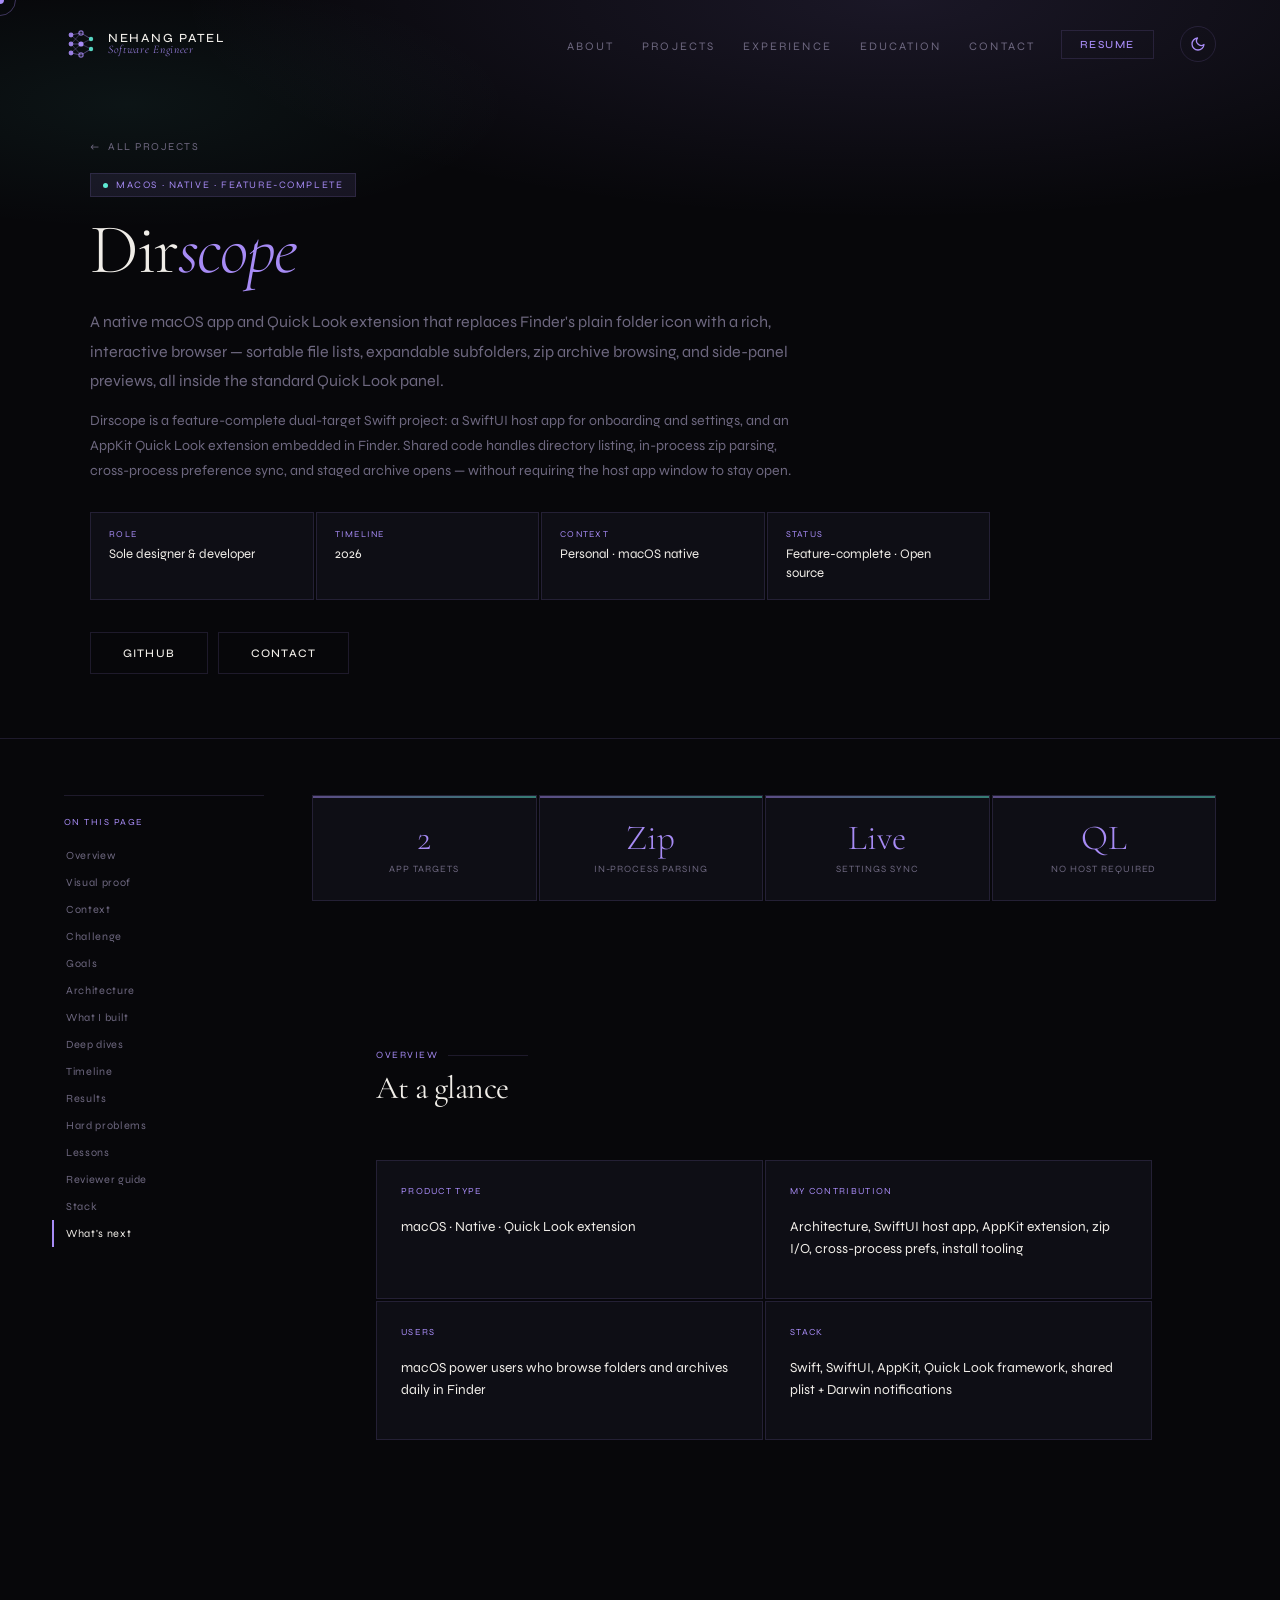
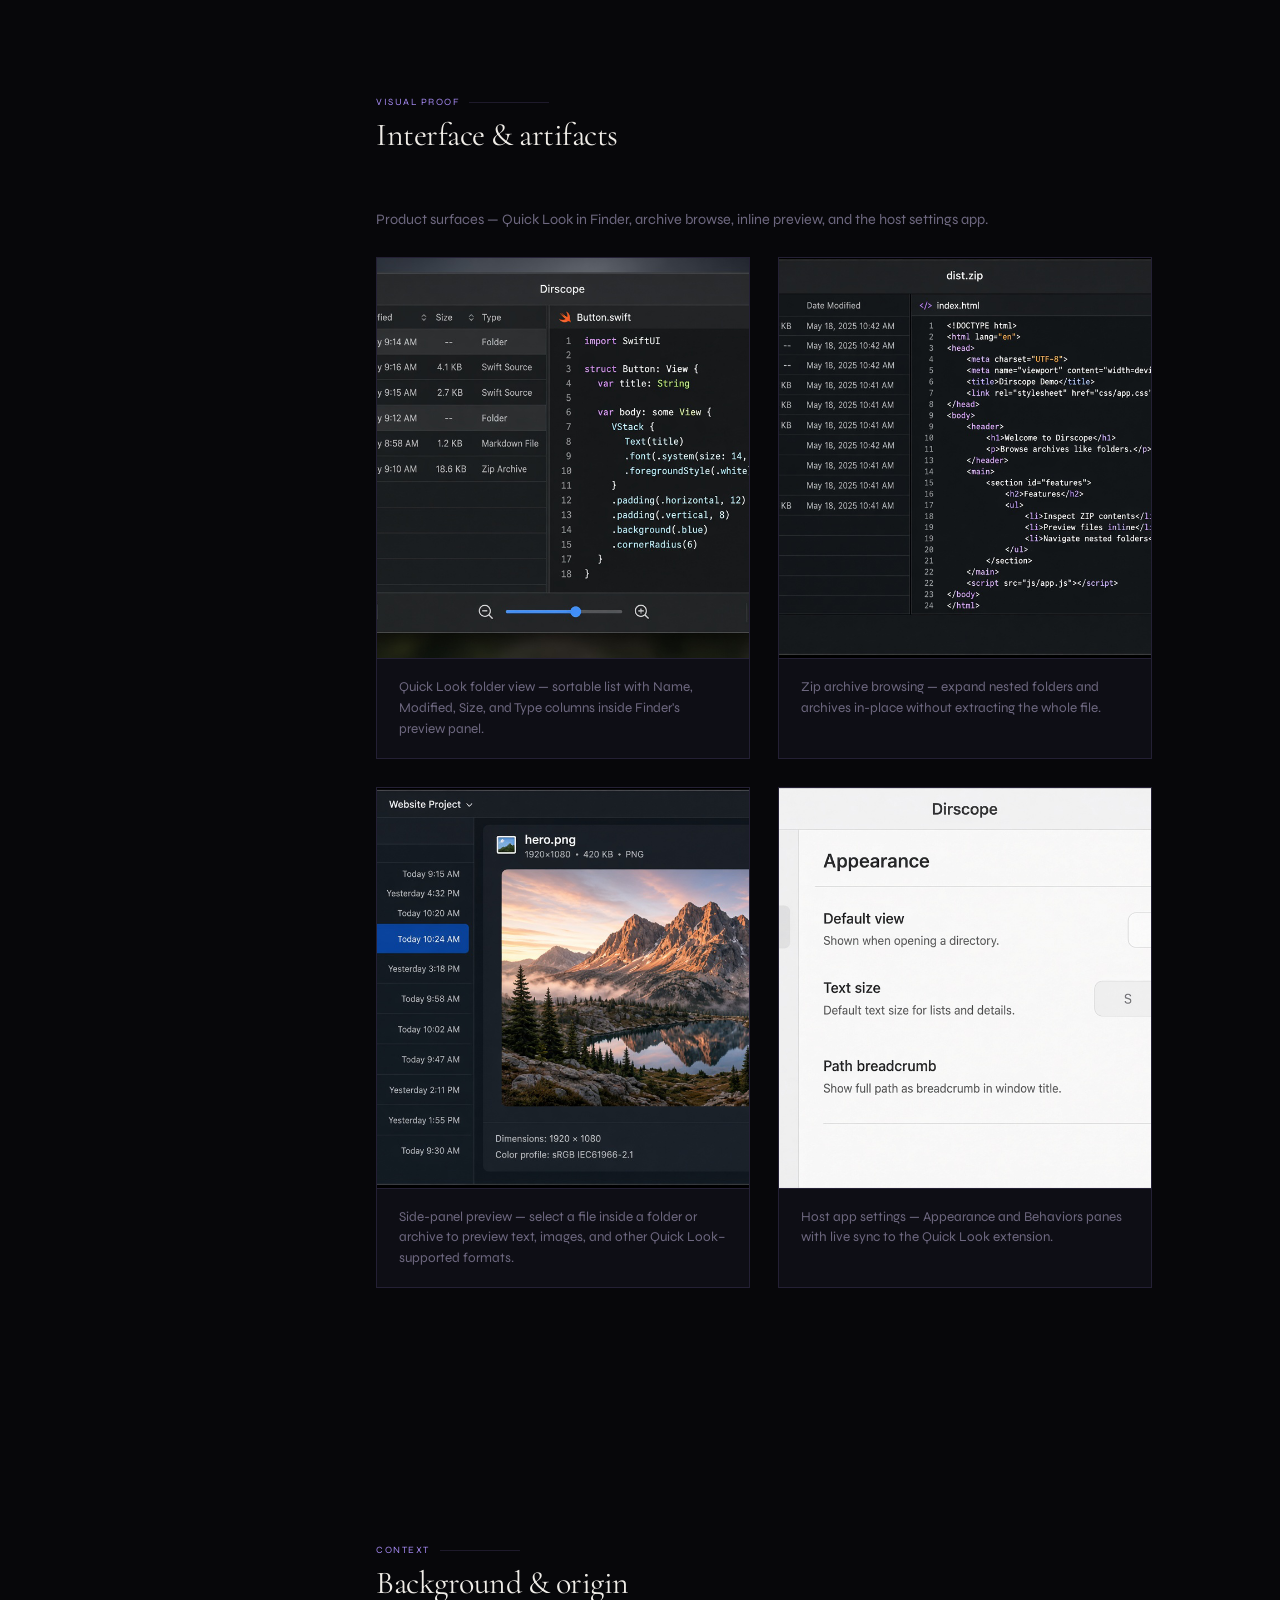
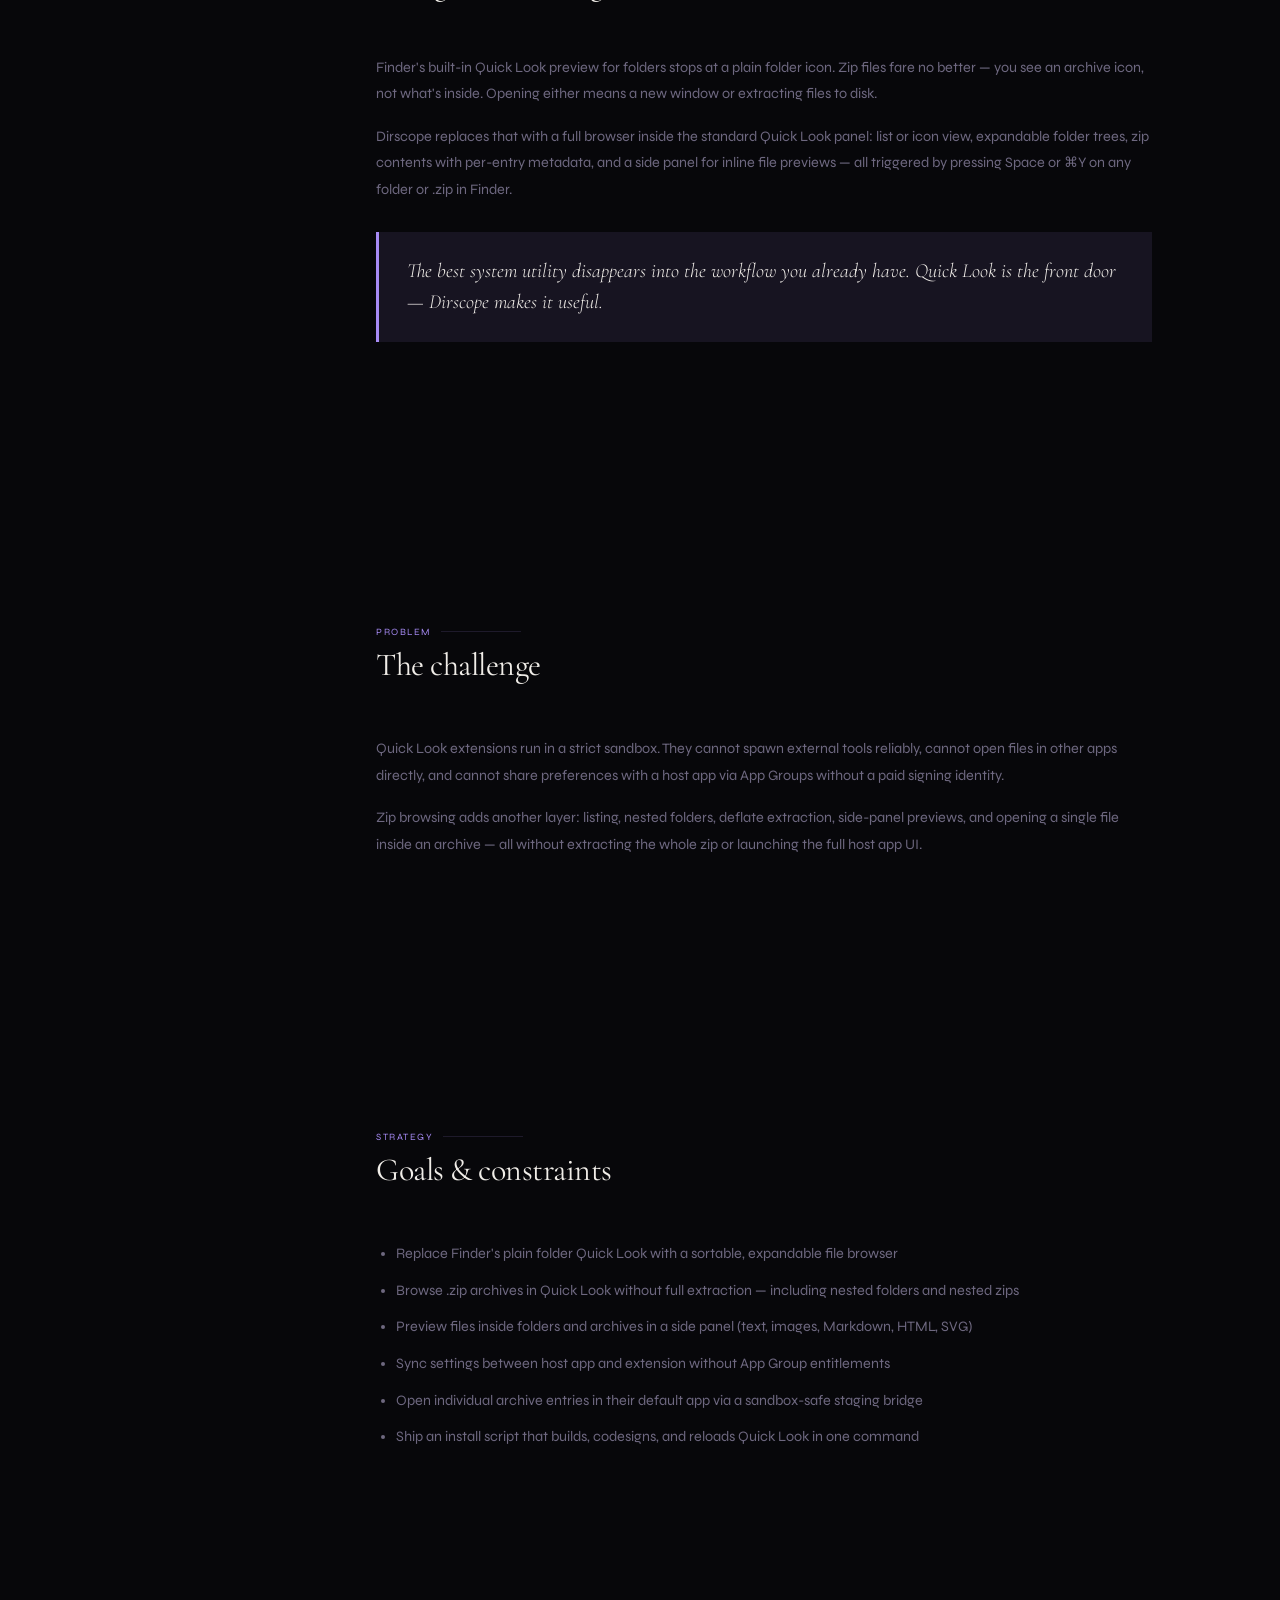
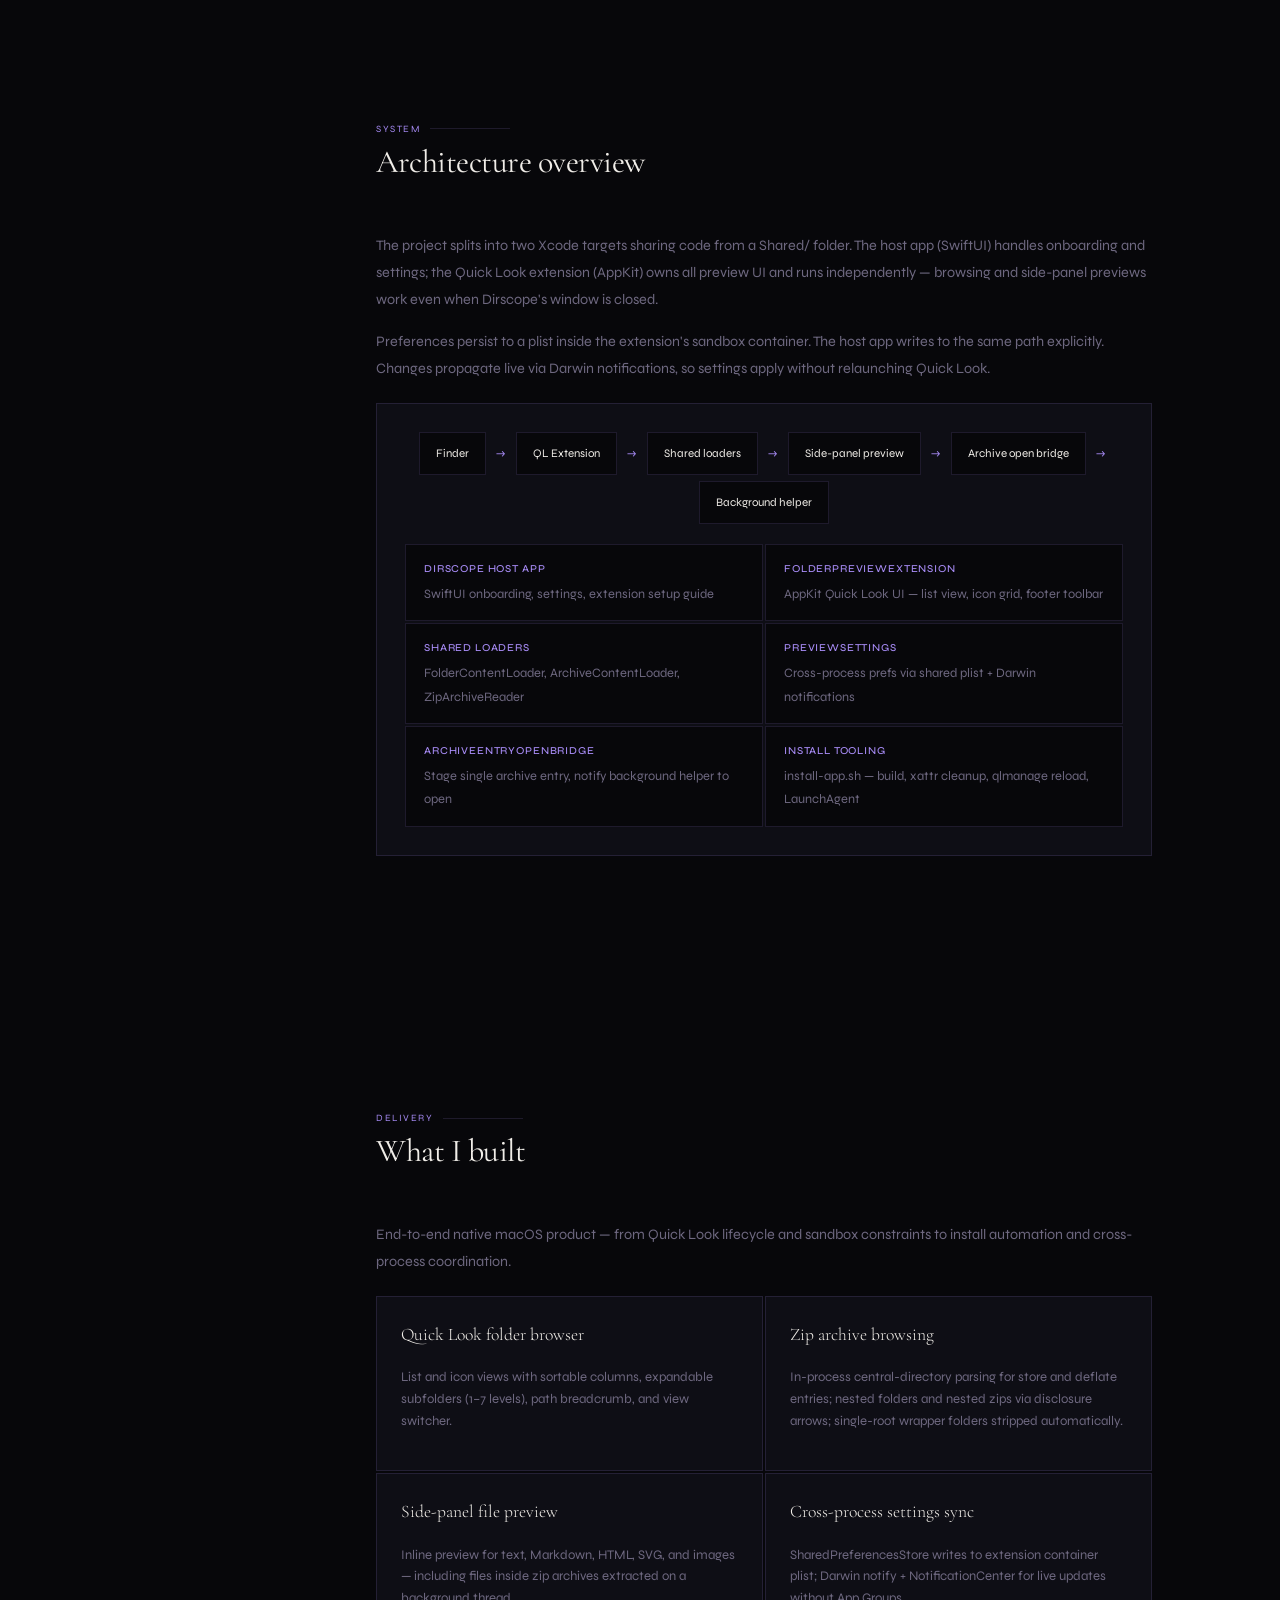
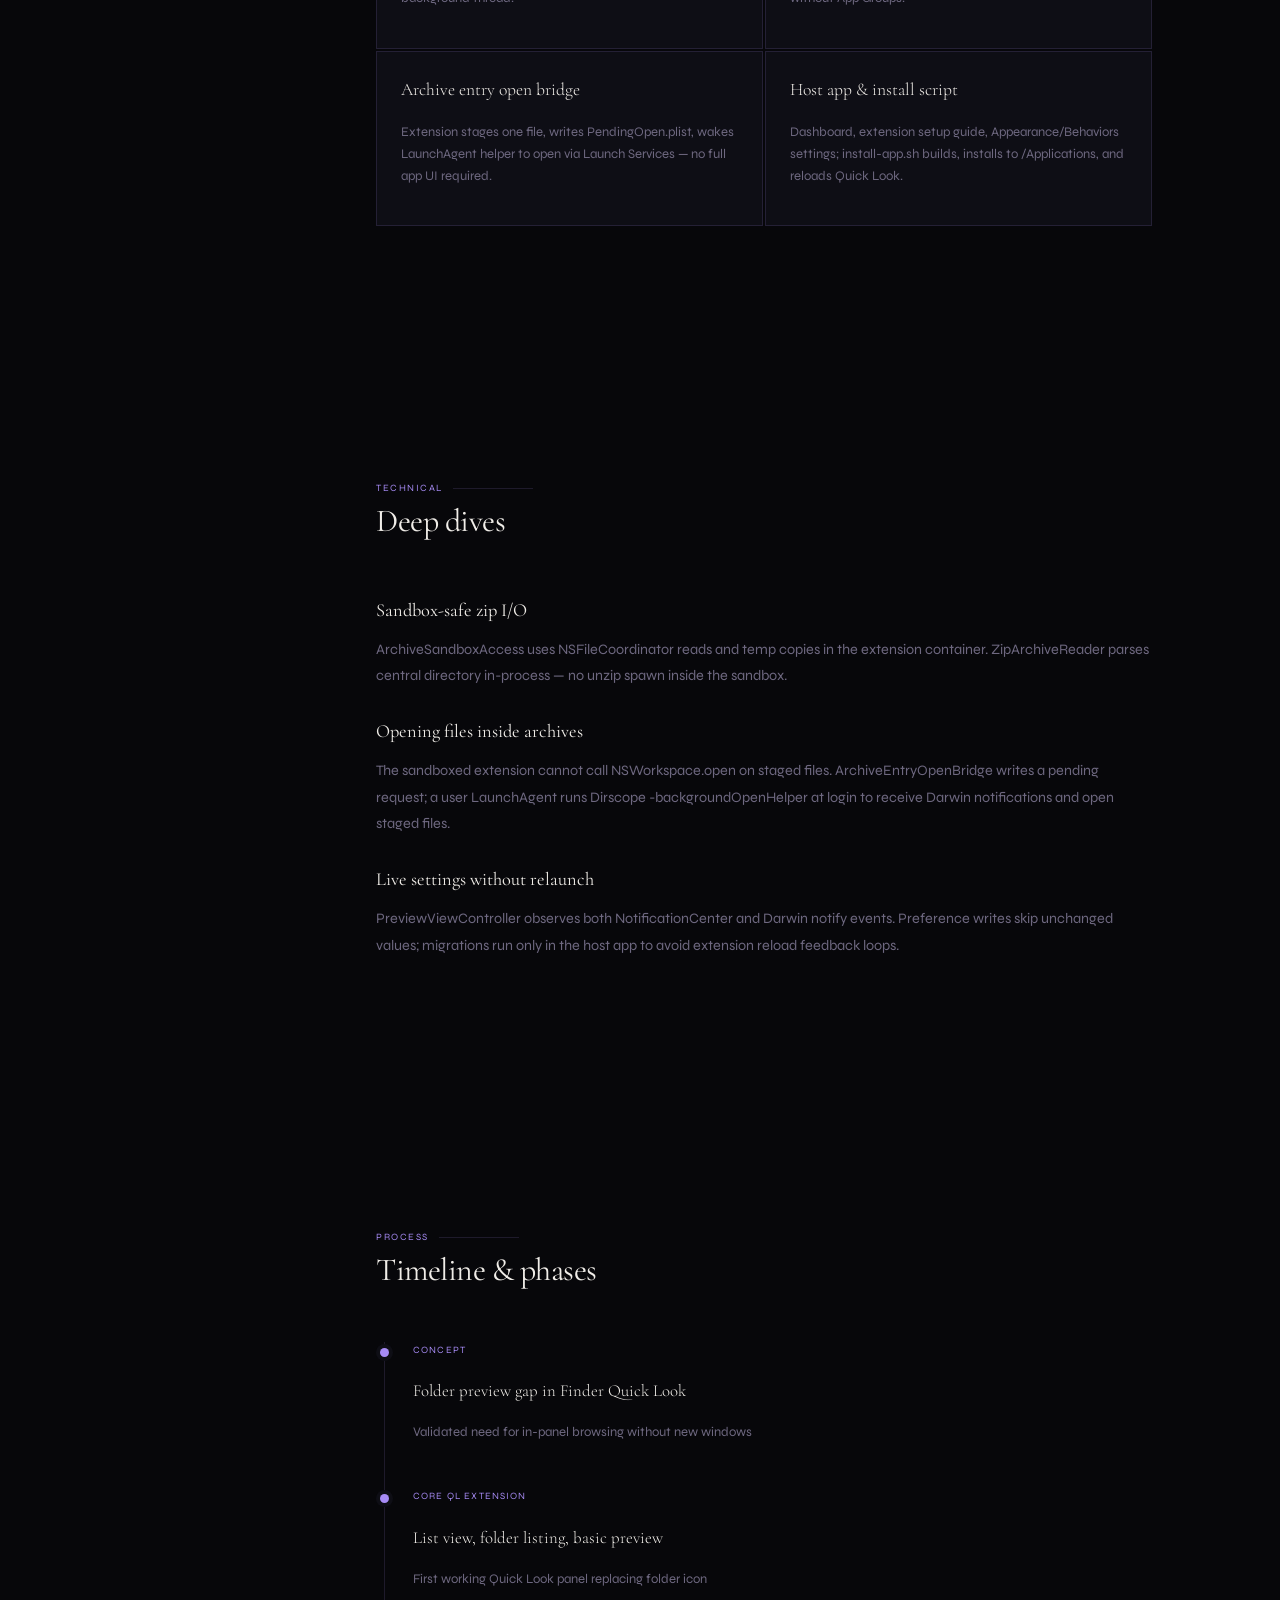
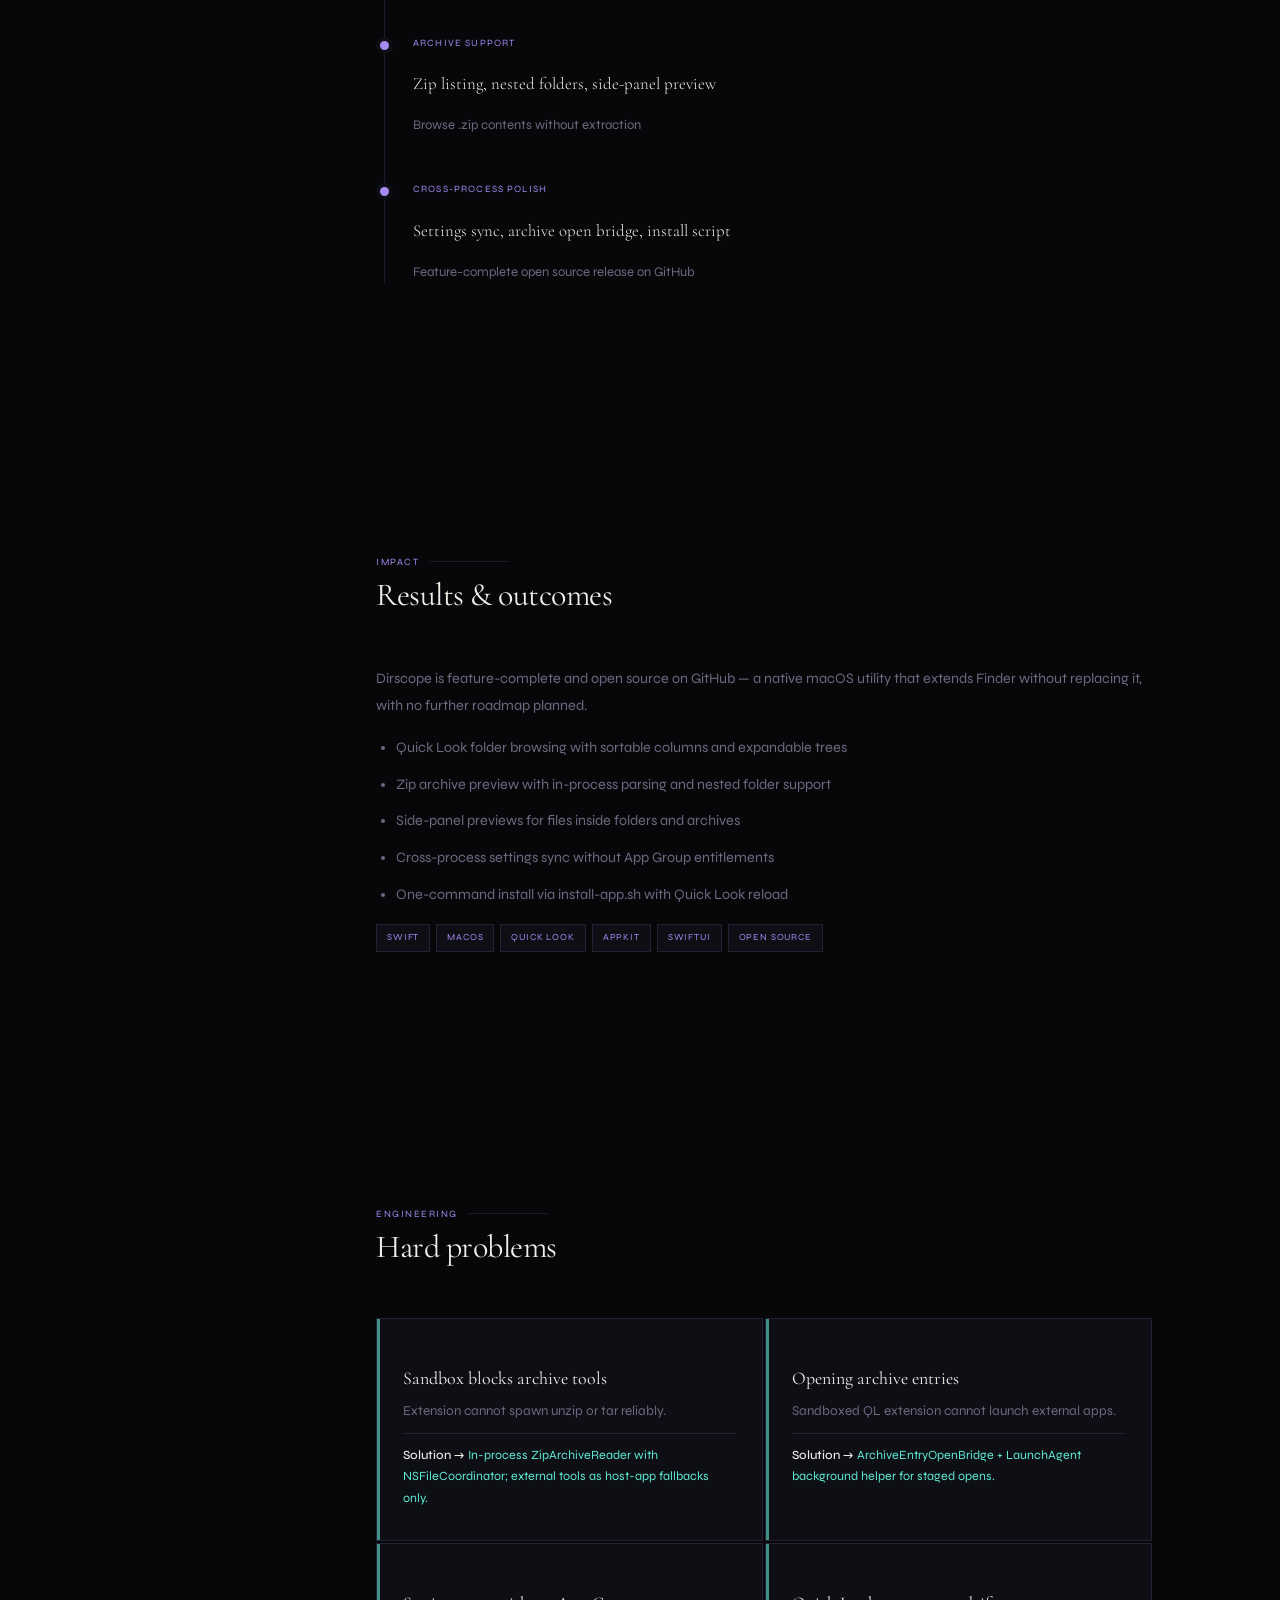
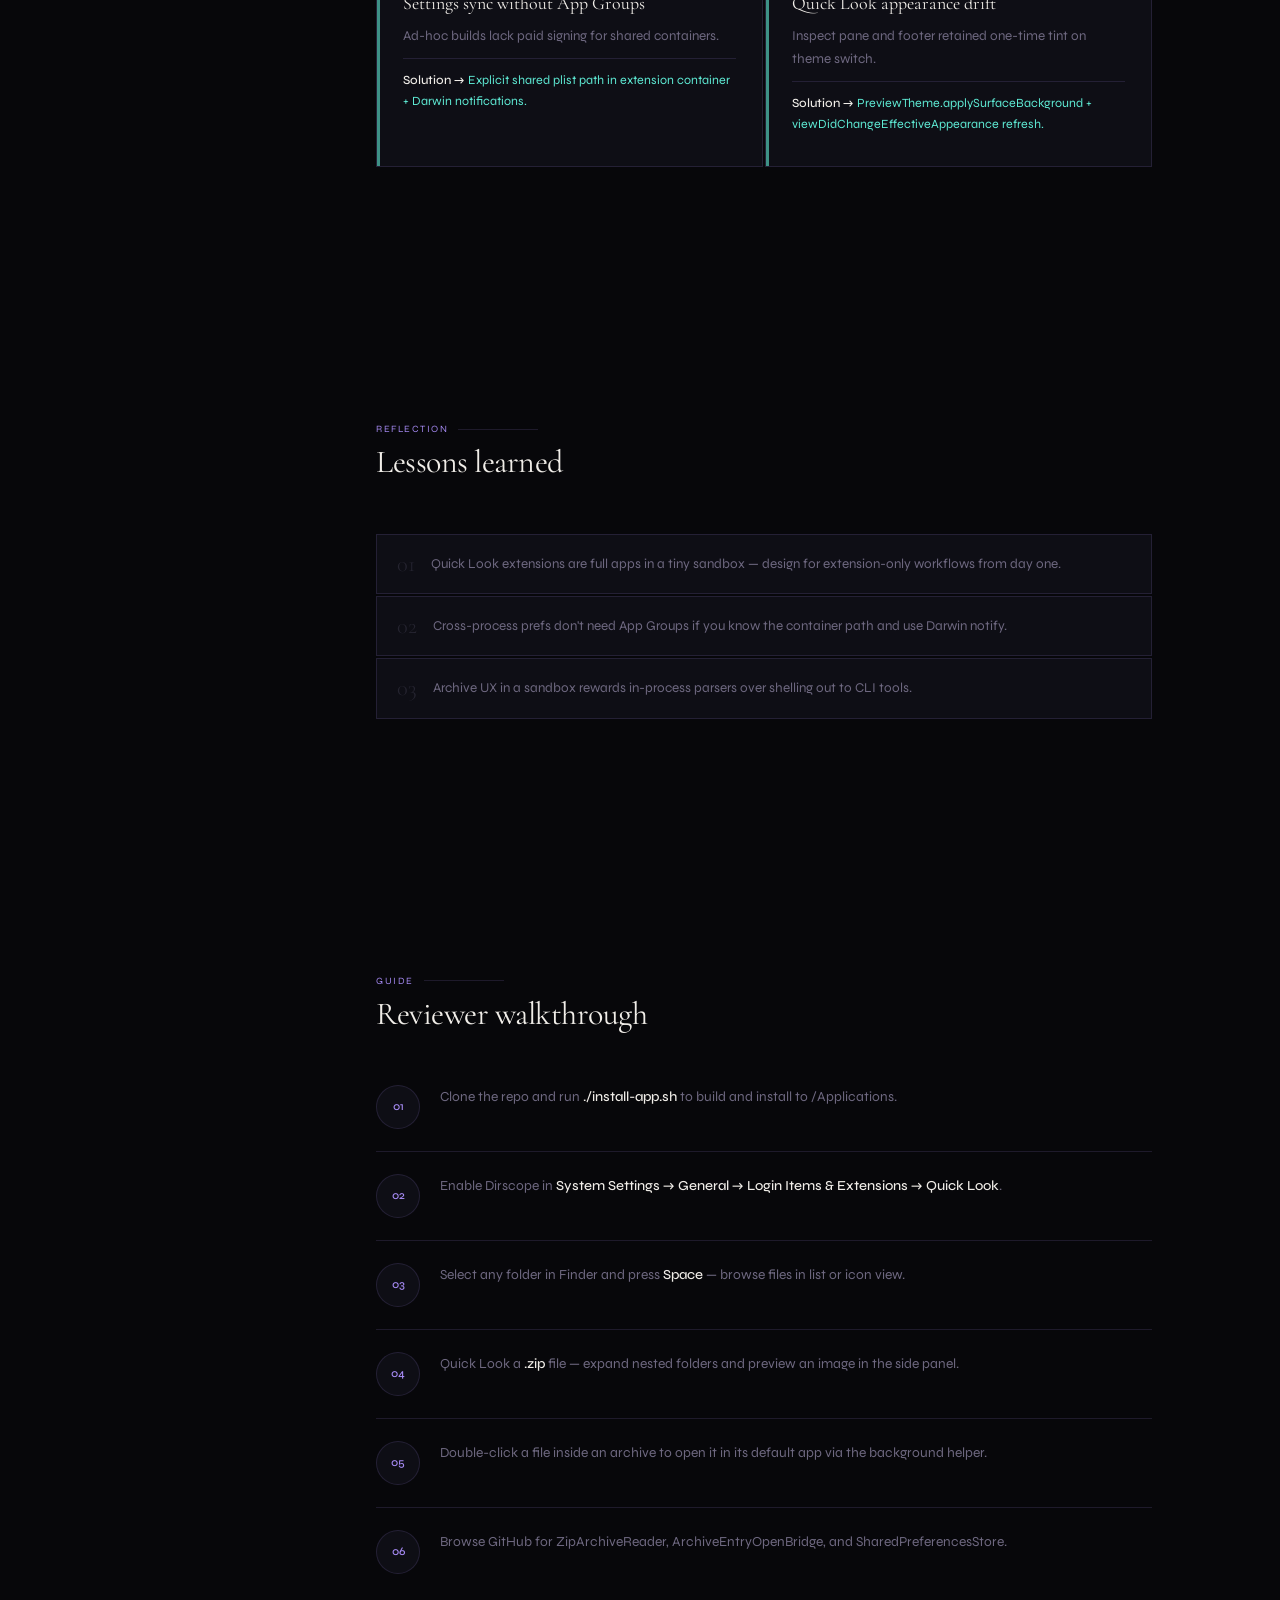
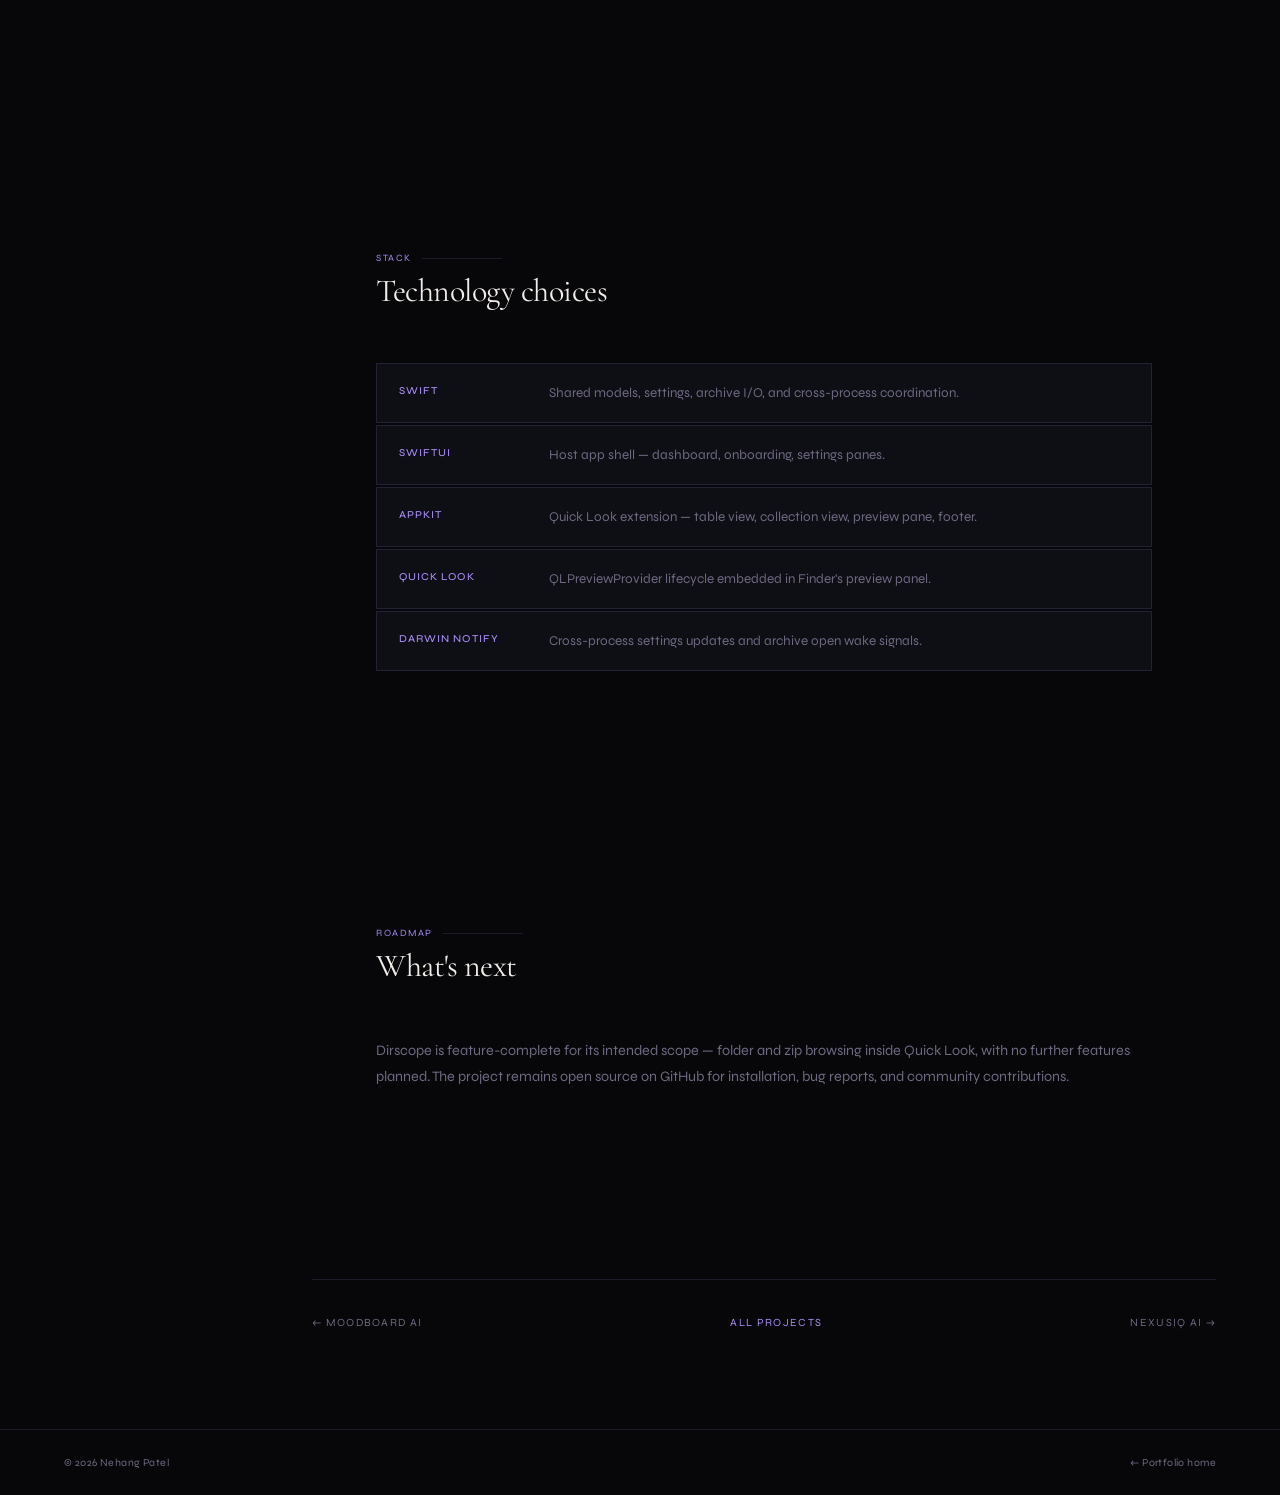
<file: projects/dirscope.html>
<!DOCTYPE html>
<html lang="en" data-theme="dark">
<head>
<meta charset="UTF-8"/>
<meta name="color-scheme" content="dark light"/>
<meta name="theme-color" content="#07070A" media="(prefers-color-scheme: dark)"/>
<meta name="viewport" content="width=device-width, initial-scale=1.0"/>
<title>Dirscope — Case Study | Nehang Patel</title>
<meta name="description" content="Feature-complete macOS Quick Look extension for browsing folder and archive contents in Finder — sortable lists, zip preview, side-panel file previews, and sandbox-safe archive I/O. Open source on GitHub."/>
<meta property="og:title" content="Dirscope — Case Study | Nehang Patel"/>
<meta property="og:description" content="Feature-complete macOS Quick Look extension for browsing folder and archive contents in Finder — sortable lists, zip preview, side-panel file previews, and sandbox-safe archive I/O. Open source on GitHub."/>
<meta property="og:type" content="article"/>
<meta property="og:url" content="https://nehang-portfolio.vercel.app/projects/dirscope"/>
<meta property="og:image" content="https://nehang-portfolio.vercel.app/assets/og-banner.png"/>
<meta name="twitter:card" content="summary_large_image"/>
<meta name="twitter:title" content="Dirscope — Case Study"/>
<meta name="twitter:description" content="Feature-complete macOS Quick Look extension for browsing folder and archive contents in Finder — sortable lists, zip preview, side-panel file previews, and sandbox-safe archive I/O. Open source on GitHub."/>
<meta name="twitter:image" content="https://nehang-portfolio.vercel.app/assets/og-banner.png"/>
<link rel="canonical" href="https://nehang-portfolio.vercel.app/projects/dirscope"/>
<link rel="icon" type="image/svg+xml" href="data:image/svg+xml,%3Csvg xmlns='http://www.w3.org/2000/svg' viewBox='0 0 34 34'%3E%3Crect width='34' height='34' rx='7' fill='%2307070A'/%3E%3Ccircle cx='17' cy='17' r='2.6' fill='%23A78BF5'/%3E%3C/svg%3E"/>
<script>(function(){try{var t=localStorage.getItem('nehang-theme');document.documentElement.setAttribute('data-theme',t==='light'?'light':'dark');}catch(e){}})();</script>
<link rel="preconnect" href="https://fonts.googleapis.com"/>
<link rel="preconnect" href="https://fonts.gstatic.com" crossorigin/>
<link href="https://fonts.googleapis.com/css2?family=Cormorant+Garamond:ital,wght@0,300;0,400;0,600;1,300;1,400&family=Syne:wght@300;400;500;600&display=swap" rel="stylesheet"/>
<link rel="stylesheet" href="../assets/css/style.css?v=20260823"/>
<link rel="stylesheet" href="../assets/css/case-study.css?v=20261011"/>
</head>
<body>
<div id="progress-bar"></div>
<button id="btt" aria-label="Back to top">
  <svg viewBox="0 0 24 24" fill="none" stroke="currentColor" stroke-width="2" stroke-linecap="round" stroke-linejoin="round"><polyline points="18 15 12 9 6 15"/></svg>
</button>
<div id="cur"></div>
<div id="cur2"></div>
<a class="skip-link" href="#cs-main">Skip to content</a>

<nav id="nav">
  <a href="../index.html" class="logo" aria-label="Nehang Patel">
    <div class="logo-mark"><svg viewBox="0 0 34 34" fill="none" xmlns="http://www.w3.org/2000/svg">
        <line x1="7" y1="8"  x2="17" y2="6"  stroke="var(--gold)" stroke-width=".9" stroke-opacity=".5"/>
        <line x1="7" y1="8"  x2="17" y2="17" stroke="var(--gold)" stroke-width=".9" stroke-opacity=".35"/>
        <line x1="7" y1="17" x2="17" y2="6"  stroke="var(--gold)" stroke-width=".9" stroke-opacity=".35"/>
        <line x1="7" y1="17" x2="17" y2="17" stroke="var(--gold)" stroke-width=".9" stroke-opacity=".5"/>
        <line x1="7" y1="17" x2="17" y2="28" stroke="var(--gold)" stroke-width=".9" stroke-opacity=".35"/>
        <line x1="7" y1="26" x2="17" y2="17" stroke="var(--gold)" stroke-width=".9" stroke-opacity=".35"/>
        <line x1="7" y1="26" x2="17" y2="28" stroke="var(--gold)" stroke-width=".9" stroke-opacity=".5"/>
        <line x1="17" y1="6"  x2="27" y2="12" stroke="var(--gold)" stroke-width=".9" stroke-opacity=".5"/>
        <line x1="17" y1="17" x2="27" y2="12" stroke="var(--gold)" stroke-width=".9" stroke-opacity=".35"/>
        <line x1="17" y1="17" x2="27" y2="22" stroke="var(--gold)" stroke-width=".9" stroke-opacity=".35"/>
        <line x1="17" y1="28" x2="27" y2="22" stroke="var(--gold)" stroke-width=".9" stroke-opacity=".5"/>
        <circle cx="7" cy="8"  r="2.4" fill="var(--gold)" opacity=".9"/>
        <circle cx="7" cy="17" r="2.4" fill="var(--gold)" opacity=".9"/>
        <circle cx="7" cy="26" r="2.4" fill="var(--gold)" opacity=".9"/>
        <circle cx="17" cy="6"  r="2.1" fill="none" stroke="var(--gold)" stroke-width="1.2" opacity=".8"/>
        <circle cx="17" cy="17" r="2.6" fill="var(--gold)" opacity="1"/>
        <circle cx="17" cy="28" r="2.1" fill="none" stroke="var(--gold)" stroke-width="1.2" opacity=".8"/>
        <circle cx="27" cy="12" r="2.2" fill="var(--teal)" opacity=".9"/>
        <circle cx="27" cy="22" r="2.2" fill="var(--teal)" opacity=".9"/>
      </svg></div>
    <div class="logo-wordmark">
      <span class="logo-name">Nehang Patel</span>
      <span class="logo-sub">Software Engineer</span>
    </div>
  </a>
  <div class="nav-r">
    <ul class="nav-links">
      <li><a href="../index.html#about">About</a></li>
      <li><a href="../index.html#projects">Projects</a></li>
      <li><a href="../index.html#exp">Experience</a></li>
      <li><a href="../index.html#education">Education</a></li>
      <li><a href="../index.html#contact">Contact</a></li>
    </ul>
    <button class="resume-btn" id="resumeBtn">Resume</button>
    <button class="tog" id="tog" aria-label="Toggle theme">
      <svg class="icon-moon" width="16" height="16" viewBox="0 0 24 24" fill="none" stroke="currentColor" stroke-width="2" stroke-linecap="round" stroke-linejoin="round" style="color:var(--gold)"><path d="M21 12.79A9 9 0 1 1 11.21 3a7 7 0 0 0 9.79 9.79z"/></svg>
      <svg class="icon-sun" width="16" height="16" viewBox="0 0 24 24" fill="none" stroke="currentColor" stroke-width="2" stroke-linecap="round" stroke-linejoin="round" style="color:var(--gold)"><circle cx="12" cy="12" r="5"/><line x1="12" y1="1" x2="12" y2="3"/><line x1="12" y1="21" x2="12" y2="23"/><line x1="4.22" y1="4.22" x2="5.64" y2="5.64"/><line x1="18.36" y1="18.36" x2="19.78" y2="19.78"/><line x1="1" y1="12" x2="3" y2="12"/><line x1="21" y1="12" x2="23" y2="12"/><line x1="4.22" y1="19.78" x2="5.64" y2="18.36"/><line x1="18.36" y1="5.64" x2="19.78" y2="4.22"/></svg>
    </button>
    <button class="ham" id="ham" aria-label="Menu"><span></span><span></span><span></span></button>
  </div>
</nav>

<div class="nav-drawer" id="drawer">
  <a href="../index.html#about" class="dl">About</a>
  <a href="../index.html#projects" class="dl">Projects</a>
  <a href="../index.html#exp" class="dl">Experience</a>
  <a href="../index.html#education" class="dl">Education</a>
  <a href="../index.html#contact" class="dl">Contact</a>
  <button class="drawer-resume" id="drawerResumeBtn">Resume</button>
  <div class="drawer-socials">
    <a href="https://www.linkedin.com/in/nehangpatel/" target="_blank" rel="noopener noreferrer" class="drawer-soc" aria-label="LinkedIn"><svg viewBox="0 0 24 24"><path d="M16 8a6 6 0 0 1 6 6v7h-4v-7a2 2 0 0 0-2-2 2 2 0 0 0-2 2v7h-4v-7a6 6 0 0 1 6-6z"/><rect x="2" y="9" width="4" height="12"/><circle cx="4" cy="4" r="2"/></svg></a>
    <a href="https://github.com/NehangPatel23" target="_blank" rel="noopener noreferrer" class="drawer-soc" aria-label="GitHub"><svg viewBox="0 0 24 24"><path d="M9 19c-5 1.5-5-2.5-7-3m14 6v-3.87a3.37 3.37 0 0 0-.94-2.61c3.14-.35 6.44-1.54 6.44-7A5.44 5.44 0 0 0 20 4.77 5.07 5.07 0 0 0 19.91 1S18.73.65 16 2.48a13.38 13.38 0 0 0-7 0C6.27.65 5.09 1 5.09 1A5.07 5.07 0 0 0 5 4.77a5.44 5.44 0 0 0-1.5 3.78c0 5.42 3.3 6.61 6.44 7A3.37 3.37 0 0 0 9 18.13V22"/></svg></a>
    <a href="https://x.com/itsnehangp_x" target="_blank" rel="noopener noreferrer" class="drawer-soc" aria-label="X"><svg viewBox="0 0 24 24"><path fill="currentColor" stroke="none" d="M18.244 2.25h3.308l-7.227 8.26 8.502 11.24H16.17l-5.214-6.817L4.99 21.75H1.68l7.73-8.835L1.254 2.25H8.08l4.713 6.231zm-1.161 17.52h1.833L7.084 4.126H5.117z"/></svg></a>
    <a href="mailto:nehangal@usc.edu?subject=Hello%20Nehang&amp;body=Hi%20Nehang%2C%0A%0AI%20came%20across%20your%20portfolio%20and%20wanted%20to%20connect.%0A%0A" class="drawer-soc" aria-label="Email"><svg viewBox="0 0 24 24"><path d="M4 4h16c1.1 0 2 .9 2 2v12c0 1.1-.9 2-2 2H4c-1.1 0-2-.9-2-2V6c0-1.1.9-2 2-2z"/><polyline points="22,6 12,13 2,6"/></svg></a>
  </div>
</div>
<main id="cs-main" class="cs-page">

  <header class="cs-hero">
    <div class="cs-hero-inner">
      
      <a href="../index.html#projects" class="cs-back r">All projects</a>
      <p class="cs-eyebrow r"><span class="cs-eyebrow-dot"></span>macOS · Native · Feature-complete</p>
      <h1 class="cs-title r">Dir<em>scope</em></h1>
      <p class="cs-lead r">A native macOS app and Quick Look extension that replaces Finder's plain folder icon with a rich, interactive browser — sortable file lists, expandable subfolders, zip archive browsing, and side-panel previews, all inside the standard Quick Look panel.</p>
      <p class="cs-lead-sub r">Dirscope is a feature-complete dual-target Swift project: a SwiftUI host app for onboarding and settings, and an AppKit Quick Look extension embedded in Finder. Shared code handles directory listing, in-process zip parsing, cross-process preference sync, and staged archive opens — without requiring the host app window to stay open.</p>
      <div class="cs-meta-grid r"><div class="cs-meta-cell"><p class="cs-meta-label">Role</p><p class="cs-meta-val">Sole designer & developer</p></div><div class="cs-meta-cell"><p class="cs-meta-label">Timeline</p><p class="cs-meta-val">2026</p></div><div class="cs-meta-cell"><p class="cs-meta-label">Context</p><p class="cs-meta-val">Personal · macOS native</p></div><div class="cs-meta-cell"><p class="cs-meta-label">Status</p><p class="cs-meta-val">Feature-complete · Open source</p></div></div>
      <div class="cs-ctas r"><a href="https://github.com/NehangPatel23/dirscope" target="_blank" rel="noopener noreferrer" class="btn btn-g">GitHub</a><a href="../index.html#contact" class="btn btn-g">Contact</a></div>
    </div>
  </header>

  <div class="cs-layout">
    <aside class="cs-toc"><p class="cs-toc-label">On this page</p><a href="#overview">Overview</a><a href="#visual-proof">Visual proof</a><a href="#context">Context</a><a href="#challenge">Challenge</a><a href="#goals">Goals</a><a href="#architecture">Architecture</a><a href="#built">What I built</a><a href="#deep-dives">Deep dives</a><a href="#timeline">Timeline</a><a href="#results">Results</a><a href="#problems">Hard problems</a><a href="#lessons">Lessons</a><a href="#reviewer">Reviewer guide</a><a href="#stack">Stack</a><a href="#next">What's next</a></aside>
    <div class="cs-content">
      <div class="cs-metrics"><div class="cs-metric r"><div class="cs-metric-n">2</div><div class="cs-metric-l">App targets</div></div><div class="cs-metric r"><div class="cs-metric-n">Zip</div><div class="cs-metric-l">In-process parsing</div></div><div class="cs-metric r"><div class="cs-metric-n">Live</div><div class="cs-metric-l">Settings sync</div></div><div class="cs-metric r"><div class="cs-metric-n">QL</div><div class="cs-metric-l">No host required</div></div></div>

      <section class="cs-section r" id="overview">
      <div class="cs-section-head"><p class="cs-section-label">Overview</p><h2 class="cs-section-title">At a glance</h2></div>
      <div class="cs-section-body"><div class="cs-glance"><div class="cs-glance-item r"><p class="cs-glance-label">Product type</p><p class="cs-glance-val">macOS · Native · Quick Look extension</p></div><div class="cs-glance-item r"><p class="cs-glance-label">My contribution</p><p class="cs-glance-val">Architecture, SwiftUI host app, AppKit extension, zip I/O, cross-process prefs, install tooling</p></div><div class="cs-glance-item r"><p class="cs-glance-label">Users</p><p class="cs-glance-val">macOS power users who browse folders and archives daily in Finder</p></div><div class="cs-glance-item r"><p class="cs-glance-label">Stack</p><p class="cs-glance-val">Swift, SwiftUI, AppKit, Quick Look framework, shared plist + Darwin notifications</p></div></div></div>
    </section>
      <section class="cs-section r" id="visual-proof">
      <div class="cs-section-head"><p class="cs-section-label">Visual proof</p><h2 class="cs-section-title">Interface & artifacts</h2></div>
      <div class="cs-section-body"><p>Product surfaces — Quick Look in Finder, archive browse, inline preview, and the host settings app.</p><div class="cs-gallery cs-gallery-2"><figure class="cs-gallery-item r">
      <img src="../assets/projects/case-studies/dirscope/ql.png" alt="Quick Look folder view — sortable list with Name, Modified, Size, and Type columns inside Finder's preview panel." loading="lazy"/>
      <figcaption class="cs-gallery-cap">Quick Look folder view — sortable list with Name, Modified, Size, and Type columns inside Finder's preview panel.</figcaption>
    </figure><figure class="cs-gallery-item r">
      <img src="../assets/projects/case-studies/dirscope/zip.png" alt="Zip archive browsing — expand nested folders and archives in-place without extracting the whole file." loading="lazy"/>
      <figcaption class="cs-gallery-cap">Zip archive browsing — expand nested folders and archives in-place without extracting the whole file.</figcaption>
    </figure><figure class="cs-gallery-item r">
      <img src="../assets/projects/case-studies/dirscope/preview.png" alt="Side-panel preview — select a file inside a folder or archive to preview text, images, and other Quick Look–supported formats." loading="lazy"/>
      <figcaption class="cs-gallery-cap">Side-panel preview — select a file inside a folder or archive to preview text, images, and other Quick Look–supported formats.</figcaption>
    </figure><figure class="cs-gallery-item r">
      <img src="../assets/projects/case-studies/dirscope/settings.png" alt="Host app settings — Appearance and Behaviors panes with live sync to the Quick Look extension." loading="lazy"/>
      <figcaption class="cs-gallery-cap">Host app settings — Appearance and Behaviors panes with live sync to the Quick Look extension.</figcaption>
    </figure></div></div>
    </section>
      <section class="cs-section r" id="context">
      <div class="cs-section-head"><p class="cs-section-label">Context</p><h2 class="cs-section-title">Background & origin</h2></div>
      <div class="cs-section-body"><p>Finder's built-in Quick Look preview for folders stops at a plain folder icon. Zip files fare no better — you see an archive icon, not what's inside. Opening either means a new window or extracting files to disk.</p><p>Dirscope replaces that with a full browser inside the standard Quick Look panel: list or icon view, expandable folder trees, zip contents with per-entry metadata, and a side panel for inline file previews — all triggered by pressing Space or ⌘Y on any folder or .zip in Finder.</p><blockquote class="cs-quote r">The best system utility disappears into the workflow you already have. Quick Look is the front door — Dirscope makes it useful.</blockquote></div>
    </section>
      <section class="cs-section r" id="challenge">
      <div class="cs-section-head"><p class="cs-section-label">Problem</p><h2 class="cs-section-title">The challenge</h2></div>
      <div class="cs-section-body"><p>Quick Look extensions run in a strict sandbox. They cannot spawn external tools reliably, cannot open files in other apps directly, and cannot share preferences with a host app via App Groups without a paid signing identity.</p><p>Zip browsing adds another layer: listing, nested folders, deflate extraction, side-panel previews, and opening a single file inside an archive — all without extracting the whole zip or launching the full host app UI.</p></div>
    </section>
      <section class="cs-section r" id="goals">
      <div class="cs-section-head"><p class="cs-section-label">Strategy</p><h2 class="cs-section-title">Goals & constraints</h2></div>
      <div class="cs-section-body"><ul><li>Replace Finder's plain folder Quick Look with a sortable, expandable file browser</li><li>Browse .zip archives in Quick Look without full extraction — including nested folders and nested zips</li><li>Preview files inside folders and archives in a side panel (text, images, Markdown, HTML, SVG)</li><li>Sync settings between host app and extension without App Group entitlements</li><li>Open individual archive entries in their default app via a sandbox-safe staging bridge</li><li>Ship an install script that builds, codesigns, and reloads Quick Look in one command</li></ul></div>
    </section>
      <section class="cs-section r" id="architecture">
      <div class="cs-section-head"><p class="cs-section-label">System</p><h2 class="cs-section-title">Architecture overview</h2></div>
      <div class="cs-section-body"><p>The project splits into two Xcode targets sharing code from a Shared/ folder. The host app (SwiftUI) handles onboarding and settings; the Quick Look extension (AppKit) owns all preview UI and runs independently — browsing and side-panel previews work even when Dirscope's window is closed.</p><p>Preferences persist to a plist inside the extension's sandbox container. The host app writes to the same path explicitly. Changes propagate live via Darwin notifications, so settings apply without relaunching Quick Look.</p><div class="cs-arch"><div class="cs-flow"><span>Finder</span><span class="cs-arrow">→</span><span>QL Extension</span><span class="cs-arrow">→</span><span>Shared loaders</span><span class="cs-arrow">→</span><span>Side-panel preview</span><span class="cs-arrow">→</span><span>Archive open bridge</span><span class="cs-arrow">→</span><span>Background helper</span></div><div class="cs-arch-list"><div class="cs-arch-item"><strong>Dirscope host app</strong>SwiftUI onboarding, settings, extension setup guide</div><div class="cs-arch-item"><strong>FolderPreviewExtension</strong>AppKit Quick Look UI — list view, icon grid, footer toolbar</div><div class="cs-arch-item"><strong>Shared loaders</strong>FolderContentLoader, ArchiveContentLoader, ZipArchiveReader</div><div class="cs-arch-item"><strong>PreviewSettings</strong>Cross-process prefs via shared plist + Darwin notifications</div><div class="cs-arch-item"><strong>ArchiveEntryOpenBridge</strong>Stage single archive entry, notify background helper to open</div><div class="cs-arch-item"><strong>Install tooling</strong>install-app.sh — build, xattr cleanup, qlmanage reload, LaunchAgent</div></div></div></div>
    </section>
      <section class="cs-section r" id="built">
      <div class="cs-section-head"><p class="cs-section-label">Delivery</p><h2 class="cs-section-title">What I built</h2></div>
      <div class="cs-section-body"><p>End-to-end native macOS product — from Quick Look lifecycle and sandbox constraints to install automation and cross-process coordination.</p><div class="cs-features"><div class="cs-feature r"><p class="cs-feature-title">Quick Look folder browser</p><p class="cs-feature-desc">List and icon views with sortable columns, expandable subfolders (1–7 levels), path breadcrumb, and view switcher.</p></div><div class="cs-feature r"><p class="cs-feature-title">Zip archive browsing</p><p class="cs-feature-desc">In-process central-directory parsing for store and deflate entries; nested folders and nested zips via disclosure arrows; single-root wrapper folders stripped automatically.</p></div><div class="cs-feature r"><p class="cs-feature-title">Side-panel file preview</p><p class="cs-feature-desc">Inline preview for text, Markdown, HTML, SVG, and images — including files inside zip archives extracted on a background thread.</p></div><div class="cs-feature r"><p class="cs-feature-title">Cross-process settings sync</p><p class="cs-feature-desc">SharedPreferencesStore writes to extension container plist; Darwin notify + NotificationCenter for live updates without App Groups.</p></div><div class="cs-feature r"><p class="cs-feature-title">Archive entry open bridge</p><p class="cs-feature-desc">Extension stages one file, writes PendingOpen.plist, wakes LaunchAgent helper to open via Launch Services — no full app UI required.</p></div><div class="cs-feature r"><p class="cs-feature-title">Host app & install script</p><p class="cs-feature-desc">Dashboard, extension setup guide, Appearance/Behaviors settings; install-app.sh builds, installs to /Applications, and reloads Quick Look.</p></div></div></div>
    </section>
      <section class="cs-section r" id="deep-dives">
      <div class="cs-section-head"><p class="cs-section-label">Technical</p><h2 class="cs-section-title">Deep dives</h2></div>
      <div class="cs-section-body"><h4>Sandbox-safe zip I/O</h4><p>ArchiveSandboxAccess uses NSFileCoordinator reads and temp copies in the extension container. ZipArchiveReader parses central directory in-process — no unzip spawn inside the sandbox.</p><h4>Opening files inside archives</h4><p>The sandboxed extension cannot call NSWorkspace.open on staged files. ArchiveEntryOpenBridge writes a pending request; a user LaunchAgent runs Dirscope -backgroundOpenHelper at login to receive Darwin notifications and open staged files.</p><h4>Live settings without relaunch</h4><p>PreviewViewController observes both NotificationCenter and Darwin notify events. Preference writes skip unchanged values; migrations run only in the host app to avoid extension reload feedback loops.</p></div>
    </section>
      <section class="cs-section r" id="timeline">
      <div class="cs-section-head"><p class="cs-section-label">Process</p><h2 class="cs-section-title">Timeline & phases</h2></div>
      <div class="cs-section-body"><div class="cs-timeline"><div class="cs-tl-item"><p class="cs-tl-phase">Concept</p><p class="cs-tl-title">Folder preview gap in Finder Quick Look</p><p class="cs-tl-desc">Validated need for in-panel browsing without new windows</p></div><div class="cs-tl-item"><p class="cs-tl-phase">Core QL extension</p><p class="cs-tl-title">List view, folder listing, basic preview</p><p class="cs-tl-desc">First working Quick Look panel replacing folder icon</p></div><div class="cs-tl-item"><p class="cs-tl-phase">Archive support</p><p class="cs-tl-title">Zip listing, nested folders, side-panel preview</p><p class="cs-tl-desc">Browse .zip contents without extraction</p></div><div class="cs-tl-item"><p class="cs-tl-phase">Cross-process polish</p><p class="cs-tl-title">Settings sync, archive open bridge, install script</p><p class="cs-tl-desc">Feature-complete open source release on GitHub</p></div></div></div>
    </section>
      <section class="cs-section r" id="results">
      <div class="cs-section-head"><p class="cs-section-label">Impact</p><h2 class="cs-section-title">Results & outcomes</h2></div>
      <div class="cs-section-body"><p>Dirscope is feature-complete and open source on GitHub — a native macOS utility that extends Finder without replacing it, with no further roadmap planned.</p><ul><li>Quick Look folder browsing with sortable columns and expandable trees</li><li>Zip archive preview with in-process parsing and nested folder support</li><li>Side-panel previews for files inside folders and archives</li><li>Cross-process settings sync without App Group entitlements</li><li>One-command install via install-app.sh with Quick Look reload</li></ul><div class="cs-tags"><span class="cs-tag">Swift</span><span class="cs-tag">macOS</span><span class="cs-tag">Quick Look</span><span class="cs-tag">AppKit</span><span class="cs-tag">SwiftUI</span><span class="cs-tag">Open Source</span></div></div>
    </section>
      <section class="cs-section r" id="problems">
      <div class="cs-section-head"><p class="cs-section-label">Engineering</p><h2 class="cs-section-title">Hard problems</h2></div>
      <div class="cs-section-body"><div class="cs-problems"><div class="cs-problem r"><h4>Sandbox blocks archive tools</h4><p>Extension cannot spawn unzip or tar reliably.</p><p class="cs-solution"><strong>Solution →</strong> In-process ZipArchiveReader with NSFileCoordinator; external tools as host-app fallbacks only.</p></div><div class="cs-problem r"><h4>Opening archive entries</h4><p>Sandboxed QL extension cannot launch external apps.</p><p class="cs-solution"><strong>Solution →</strong> ArchiveEntryOpenBridge + LaunchAgent background helper for staged opens.</p></div><div class="cs-problem r"><h4>Settings sync without App Groups</h4><p>Ad-hoc builds lack paid signing for shared containers.</p><p class="cs-solution"><strong>Solution →</strong> Explicit shared plist path in extension container + Darwin notifications.</p></div><div class="cs-problem r"><h4>Quick Look appearance drift</h4><p>Inspect pane and footer retained one-time tint on theme switch.</p><p class="cs-solution"><strong>Solution →</strong> PreviewTheme.applySurfaceBackground + viewDidChangeEffectiveAppearance refresh.</p></div></div></div>
    </section>
      <section class="cs-section r" id="lessons">
      <div class="cs-section-head"><p class="cs-section-label">Reflection</p><h2 class="cs-section-title">Lessons learned</h2></div>
      <div class="cs-section-body"><div class="cs-lessons"><div class="cs-lesson r"><span class="cs-lesson-n">01</span><span>Quick Look extensions are full apps in a tiny sandbox — design for extension-only workflows from day one.</span></div><div class="cs-lesson r"><span class="cs-lesson-n">02</span><span>Cross-process prefs don't need App Groups if you know the container path and use Darwin notify.</span></div><div class="cs-lesson r"><span class="cs-lesson-n">03</span><span>Archive UX in a sandbox rewards in-process parsers over shelling out to CLI tools.</span></div></div></div>
    </section>
      <section class="cs-section r" id="reviewer">
      <div class="cs-section-head"><p class="cs-section-label">Guide</p><h2 class="cs-section-title">Reviewer walkthrough</h2></div>
      <div class="cs-section-body"><div class="cs-steps"><div class="cs-step r"><span class="cs-step-n">01</span><p>Clone the repo and run <strong>./install-app.sh</strong> to build and install to /Applications.</p></div><div class="cs-step r"><span class="cs-step-n">02</span><p>Enable Dirscope in <strong>System Settings → General → Login Items & Extensions → Quick Look</strong>.</p></div><div class="cs-step r"><span class="cs-step-n">03</span><p>Select any folder in Finder and press <strong>Space</strong> — browse files in list or icon view.</p></div><div class="cs-step r"><span class="cs-step-n">04</span><p>Quick Look a <strong>.zip</strong> file — expand nested folders and preview an image in the side panel.</p></div><div class="cs-step r"><span class="cs-step-n">05</span><p>Double-click a file inside an archive to open it in its default app via the background helper.</p></div><div class="cs-step r"><span class="cs-step-n">06</span><p>Browse GitHub for ZipArchiveReader, ArchiveEntryOpenBridge, and SharedPreferencesStore.</p></div></div></div>
    </section>
      <section class="cs-section r" id="stack">
      <div class="cs-section-head"><p class="cs-section-label">Stack</p><h2 class="cs-section-title">Technology choices</h2></div>
      <div class="cs-section-body"><div class="cs-rationale"><div class="cs-rat-item r"><span class="cs-rat-tech">Swift</span><span class="cs-rat-why">Shared models, settings, archive I/O, and cross-process coordination.</span></div><div class="cs-rat-item r"><span class="cs-rat-tech">SwiftUI</span><span class="cs-rat-why">Host app shell — dashboard, onboarding, settings panes.</span></div><div class="cs-rat-item r"><span class="cs-rat-tech">AppKit</span><span class="cs-rat-why">Quick Look extension — table view, collection view, preview pane, footer.</span></div><div class="cs-rat-item r"><span class="cs-rat-tech">Quick Look</span><span class="cs-rat-why">QLPreviewProvider lifecycle embedded in Finder's preview panel.</span></div><div class="cs-rat-item r"><span class="cs-rat-tech">Darwin notify</span><span class="cs-rat-why">Cross-process settings updates and archive open wake signals.</span></div></div></div>
    </section>
      <section class="cs-section r" id="next">
      <div class="cs-section-head"><p class="cs-section-label">Roadmap</p><h2 class="cs-section-title">What's next</h2></div>
      <div class="cs-section-body"><p>Dirscope is feature-complete for its intended scope — folder and zip browsing inside Quick Look, with no further features planned. The project remains open source on GitHub for installation, bug reports, and community contributions.</p></div>
    </section>

      <div class="cs-footer-nav r">
        <a href="moodboard-ai.html">← MoodBoard AI</a>
        <a href="../index.html#projects" class="cs-fn-home">All projects</a>
        <a href="nexusiq-ai.html">NexusIQ AI →</a>
      </div>
    </div>
  </div>
</main>
<footer><p>© 2026 Nehang Patel</p><div class="footer-right"><a href="../index.html" style="color:var(--muted);font-size:.66rem;text-decoration:none">← Portfolio home</a></div></footer>
<div id="resumeOverlay" role="dialog" aria-modal="true" aria-label="Nehang Patel — Resume">
  <div class="resume-modal">
    <div class="resume-modal-bar">
      <p class="resume-modal-title">Nehang Patel <span>— Resume</span></p>
      <div class="resume-modal-actions">
        <a href="../assets/resume/Nehang_Patel_Resume.pdf" download="Nehang_Patel_Resume.pdf" rel="noopener noreferrer" class="resume-dl-btn" id="resumeDlBtn">
          <svg viewBox="0 0 24 24" fill="none" stroke="currentColor" stroke-width="2" stroke-linecap="round" stroke-linejoin="round"><path d="M21 15v4a2 2 0 0 1-2 2H5a2 2 0 0 1-2-2v-4"/><polyline points="7 10 12 15 17 10"/><line x1="12" y1="15" x2="12" y2="3"/></svg>
          Download PDF
        </a>
        <button class="resume-close" id="resumeClose" aria-label="Close">
          <svg viewBox="0 0 24 24" fill="none" stroke="currentColor" stroke-width="2" stroke-linecap="round"><line x1="18" y1="6" x2="6" y2="18"/><line x1="6" y1="6" x2="18" y2="18"/></svg>
        </button>
      </div>
    </div>
    <div class="resume-body">
      <div class="rv-header">
        <h2 class="rv-name">Nehang <span>Patel</span></h2>
        <div class="rv-meta">
          <span>Los Angeles, CA 90007</span>
          <a href="mailto:nehangal@usc.edu">nehangal@usc.edu</a>
          <a href="tel:+15137268552">(513) 726-8552</a>
          <a href="https://www.linkedin.com/in/nehangpatel/" target="_blank" rel="noopener noreferrer">linkedin.com/in/nehangpatel</a>
          <a href="https://nehang-portfolio.vercel.app">nehang-portfolio.vercel.app</a>
        </div>
      </div>

      <div class="rv-section">
        <p class="rv-section-title">Professional Summary</p>
        <p class="rv-summary">Full-stack Software Engineer pursuing an M.S. in Computer Science at USC, with production experience building web applications, data pipelines, and AI-powered tools. Proficient in Python, TypeScript, React, Next.js, and Golang, with hands-on work shipping containerized applications, integrating LLM APIs, and collaborating in Agile teams. Actively seeking software engineering internship or new-grad opportunities.</p>
      </div>

      <div class="rv-section">
        <p class="rv-section-title">Education</p>
        <div class="rv-entry">
          <div class="rv-entry-head"><span class="rv-entry-title">University of Southern California</span><span class="rv-entry-date">Aug 2025 — Present</span></div>
          <p class="rv-entry-sub">Master of Science in Computer Science · Viterbi School of Engineering · Los Angeles, CA</p>
          <p class="rv-entry-note">Graduating May 2027 · Computer Forensics &amp; Information Retrieval (in session), Analysis of Algorithms, Database Systems, Web Technologies, Applied Cryptography</p>
        </div>
        <div class="rv-entry">
          <div class="rv-entry-head"><span class="rv-entry-title">University of Cincinnati</span><span class="rv-entry-date">Aug 2020 — May 2025</span></div>
          <p class="rv-entry-sub">Bachelor of Science in Computer Science · College of Engineering &amp; Applied Science · Cincinnati, OH</p>
          <p class="rv-entry-note">Minor in Cyber Operations &amp; Software Engineering · Dean's List: Fall 2020, Summer 2022, Fall 2024, Spring 2025</p>
        </div>
      </div>

      <div class="rv-section">
        <p class="rv-section-title">Experience</p>
        <div class="rv-entry">
          <div class="rv-entry-head"><span class="rv-entry-title">Software Developer Intern</span><span class="rv-entry-date">Jan 2024 — Apr 2024</span></div>
          <p class="rv-entry-sub">MediTechSafe Inc · Hamilton, OH</p>
          <ul class="rv-list">
            <li>Built and integrated a Flutter frontend with Golang backend APIs, delivering a responsive internal tool with reusable, production-ready UI components</li>
            <li>Refactored and optimized a Python-based web-scraping data pipeline to reliably process 10,000+ records daily, improving stability, performance, and maintainability</li>
            <li>Queried and validated MySQL datasets to troubleshoot data inconsistencies and confirm pipeline accuracy for downstream engineering decisions</li>
            <li>Created internal visualizations summarizing pipeline performance metrics to support engineering and product decision-making</li>
            <li>Participated in code reviews, incorporating feedback to improve code clarity, structure, and maintainability</li>
          </ul>
        </div>
        <div class="rv-entry">
          <div class="rv-entry-head"><span class="rv-entry-title">Software Developer Intern</span><span class="rv-entry-date">May 2023 — Aug 2023</span></div>
          <p class="rv-entry-sub">MediTechSafe Inc · Hamilton, OH</p>
          <ul class="rv-list">
            <li>Built scalable Python data pipelines to scrape, clean, and standardize thousands of online records weekly, enabling real-time analysis and expanding monitoring coverage</li>
            <li>Automated data-collection workflows processing thousands of records per run, saving 10–15+ hours of manual work per project</li>
            <li>Implemented quality-assurance checks across large datasets, detecting and resolving inconsistencies before integration into company systems</li>
          </ul>
        </div>
        <div class="rv-entry">
          <div class="rv-entry-head"><span class="rv-entry-title">Software Co-op</span><span class="rv-entry-date">Aug 2022 — Dec 2022</span></div>
          <p class="rv-entry-sub">ITE LLC · Loveland, OH</p>
          <ul class="rv-list">
            <li>Executed technical tasks on engineering projects, including C++ debugging and configuration updates, in collaboration with senior developers</li>
            <li>Applied IoT workflows (Losant) and Neo4j graph databases in a self-directed capacity alongside core project work</li>
          </ul>
        </div>
        <div class="rv-entry">
          <div class="rv-entry-head"><span class="rv-entry-title">Cybersecurity Analyst Apprentice</span><span class="rv-entry-date">Feb 2022 — Apr 2022</span></div>
          <p class="rv-entry-sub">iQ4 Corporation · Remote · Franklin Lakes, NJ</p>
          <ul class="rv-list">
            <li>Collaborated with 3 fellow cybersecurity interns through case studies, industry mentorship, and hands-on training in security frameworks</li>
            <li>Applied NIST and NICE cybersecurity frameworks and incident-response methodologies to a structured case-study analysis</li>
            <li>Synthesized complex technical findings into written reports and presentations for both technical and non-technical audiences</li>
          </ul>
        </div>
        <div class="rv-entry">
          <div class="rv-entry-head"><span class="rv-entry-title">Peer Teaching Assistant</span><span class="rv-entry-date">Jan 2022 — May 2025</span></div>
          <p class="rv-entry-sub">Department of Engineering Education, University of Cincinnati · Cincinnati, OH</p>
          <ul class="rv-list">
            <li>Taught and graded coursework for 72 students (1:24 ratio), mentoring students on teamwork, conflict resolution, and leadership</li>
            <li>Coordinated final project demonstrations and technical logistics for 1,500+ students across course milestones</li>
            <li>Delivered orientation workshops on Engineering Design Thinking to 1,500 incoming freshmen</li>
            <li>Led a summer workshop for 150+ high school seniors on design thinking and hands-on problem-solving</li>
          </ul>
        </div>
      </div>

      <div class="rv-section">
        <p class="rv-section-title">Projects</p>
        <div class="rv-entry">
          <div class="rv-entry-head"><span class="rv-entry-title">NexusIQ AI</span><span class="rv-entry-date">2026</span></div>
          <p class="rv-entry-sub">Next.js · React · TypeScript · Prisma · PostgreSQL · Ollama · Supabase · Docker</p>
          <ul class="rv-list"><li>Full-stack enterprise due-diligence platform: parallel Financial, Legal, Compliance, Risk, and Fraud LLM agents analyze uploaded data rooms via hybrid search and return cited, consensus-based findings. Containerized MVP on Vercel + Supabase with local Ollama inference at zero paid AI API cost.</li></ul>
        </div>
        <div class="rv-entry">
          <div class="rv-entry-head"><span class="rv-entry-title">MoodBoard AI</span><span class="rv-entry-date">2026</span></div>
          <p class="rv-entry-sub">Next.js · React · TypeScript · Supabase · TailwindCSS · Gemini</p>
          <ul class="rv-list"><li>AI creative workspace that turns a brief into a structured moodboard via two-phase Gemini generation (draft + streaming image enrichment). Shipped real-time collaboration, public sharing/remix, and export to JSON, PNG, PDF, and design-system tokens.</li></ul>
        </div>
        <div class="rv-entry">
          <div class="rv-entry-head"><span class="rv-entry-title">FinTrackr</span><span class="rv-entry-date">Aug 2024 — May 2025</span></div>
          <p class="rv-entry-sub">Flutter · Dart · Agile · Full-Stack</p>
          <ul class="rv-list"><li>End-to-end personal finance app with expense tracking, debt payoff, taxes, and financial-literacy resources. Drove Agile scoping and collaborated with a team of 3 on full-stack implementation.</li></ul>
        </div>
        <div class="rv-entry">
          <div class="rv-entry-head"><span class="rv-entry-title">CourseArc</span><span class="rv-entry-date">2025 — 2026</span></div>
          <p class="rv-entry-sub">React · Vite · TypeScript · TailwindCSS · ShadCN/UI</p>
          <ul class="rv-list"><li>Full-stack Canvas LMS reimagining — dashboard, course pages, and discussion boards with a modular component architecture and dark/light mode. Live on Vercel.</li></ul>
        </div>
      </div>

      <div class="rv-section">
        <p class="rv-section-title">Activities &amp; Leadership</p>
        <div class="rv-entry">
          <div class="rv-entry-head"><span class="rv-entry-title">President</span><span class="rv-entry-date">May 2026 — Present</span></div>
          <p class="rv-entry-sub">GRIDS (Graduates Rising in Data Science) · USC · Los Angeles, CA</p>
          <ul class="rv-list"><li>Leading strategy, programming, and member engagement for USC's data science graduate student organisation</li></ul>
        </div>
        <div class="rv-entry">
          <div class="rv-entry-head"><span class="rv-entry-title">Director of Marketing</span><span class="rv-entry-date">Jan 2026 — May 2026</span></div>
          <p class="rv-entry-sub">GRIDS · USC · Los Angeles, CA</p>
          <ul class="rv-list"><li>Led branding, outreach, and marketing strategy; designed promotional materials and social content in Canva and drove engagement through coordinated campaigns</li></ul>
        </div>
        <div class="rv-entry">
          <div class="rv-entry-head"><span class="rv-entry-title">Executive Board Member, Marketing &amp; Outreach</span><span class="rv-entry-date">Oct 2025 — Jan 2026</span></div>
          <p class="rv-entry-sub">GRIDS · USC · Los Angeles, CA</p>
          <ul class="rv-list"><li>Drove initial brand presence and member engagement, collaborating with cross-functional teams to align messaging and event promotion</li></ul>
        </div>
      </div>

      <div class="rv-section">
        <p class="rv-section-title">Certifications</p>
        <ul class="rv-list">
          <li>iQ4 Cybersecurity Workforce Alliance — The Threat Within: Cybersecurity Virtual Apprenticeship</li>
          <li>IBM Skills Academy — Build Your Own Chatbot Level 1, User Experience Design Fundamentals, Data Science Tools, Data Science Methodologies, Cloud Core</li>
          <li>IBM — Enterprise Design Thinking Practitioner; Data Science Practitioner; Data Science Foundations Level 2</li>
          <li>LinkedIn Learning — Machine Learning with Python (Foundations, Decision Trees, Logistic Regression, k-Means)</li>
          <li>IBM / Coursera — Machine Learning with Python</li>
          <li>The Coding School — Introduction to Quantum Computing</li>
          <li>AT&amp;T — 2021 Summer Learning Academy Extern</li>
          <li>Anthropic — AI Fluency &amp; Frameworks</li>
        </ul>
      </div>

      <div class="rv-section">
        <p class="rv-section-title">Awards &amp; Honors</p>
        <ul class="rv-list">
          <li>Dean's List: Fall 2020, Summer 2022, Fall 2024, Spring 2025</li>
        </ul>
      </div>

      <div class="rv-section">
        <p class="rv-section-title">Skills</p>
        <div class="rv-skill-group">
          <p class="rv-skill-label">Languages &amp; Frameworks</p>
          <div class="rv-skills"><span class="rv-skill">Python</span><span class="rv-skill">TypeScript</span><span class="rv-skill">JavaScript</span><span class="rv-skill">React</span><span class="rv-skill">Next.js</span><span class="rv-skill">GoLang</span><span class="rv-skill">Flutter</span><span class="rv-skill">Vite</span><span class="rv-skill">C++</span><span class="rv-skill">HTML/CSS</span></div>
        </div>
        <div class="rv-skill-group">
          <p class="rv-skill-label">Databases &amp; Backend</p>
          <div class="rv-skills"><span class="rv-skill">PostgreSQL</span><span class="rv-skill">MySQL</span><span class="rv-skill">Prisma</span><span class="rv-skill">Supabase</span><span class="rv-skill">BeautifulSoup</span><span class="rv-skill">Selenium</span><span class="rv-skill">Pandas</span><span class="rv-skill">NumPy</span></div>
        </div>
        <div class="rv-skill-group">
          <p class="rv-skill-label">Tools &amp; Platforms</p>
          <div class="rv-skills"><span class="rv-skill">Docker</span><span class="rv-skill">Git</span><span class="rv-skill">GitHub</span><span class="rv-skill">Gemini API</span><span class="rv-skill">TailwindCSS</span><span class="rv-skill">ShadCN/UI</span><span class="rv-skill">IBM Watson Studio</span><span class="rv-skill">ClickUp</span><span class="rv-skill">Jupyter</span></div>
        </div>
        <div class="rv-skill-group">
          <p class="rv-skill-label">Project &amp; TPM</p>
          <div class="rv-skills"><span class="rv-skill">Agile</span><span class="rv-skill">Sprint Planning</span><span class="rv-skill">Technical Documentation</span><span class="rv-skill">Prompt Engineering</span></div>
        </div>
        <div class="rv-skill-group">
          <p class="rv-skill-label">Other</p>
          <div class="rv-skills"><span class="rv-skill">MATLAB</span><span class="rv-skill">LabVIEW</span><span class="rv-skill">VBA</span><span class="rv-skill">Linux</span><span class="rv-skill">Windows</span></div>
        </div>
      </div>
    </div>
  </div>
</div>
<script src="../assets/js/case-study.js?v=20261011" defer></script>
</body>
</html>
</file>
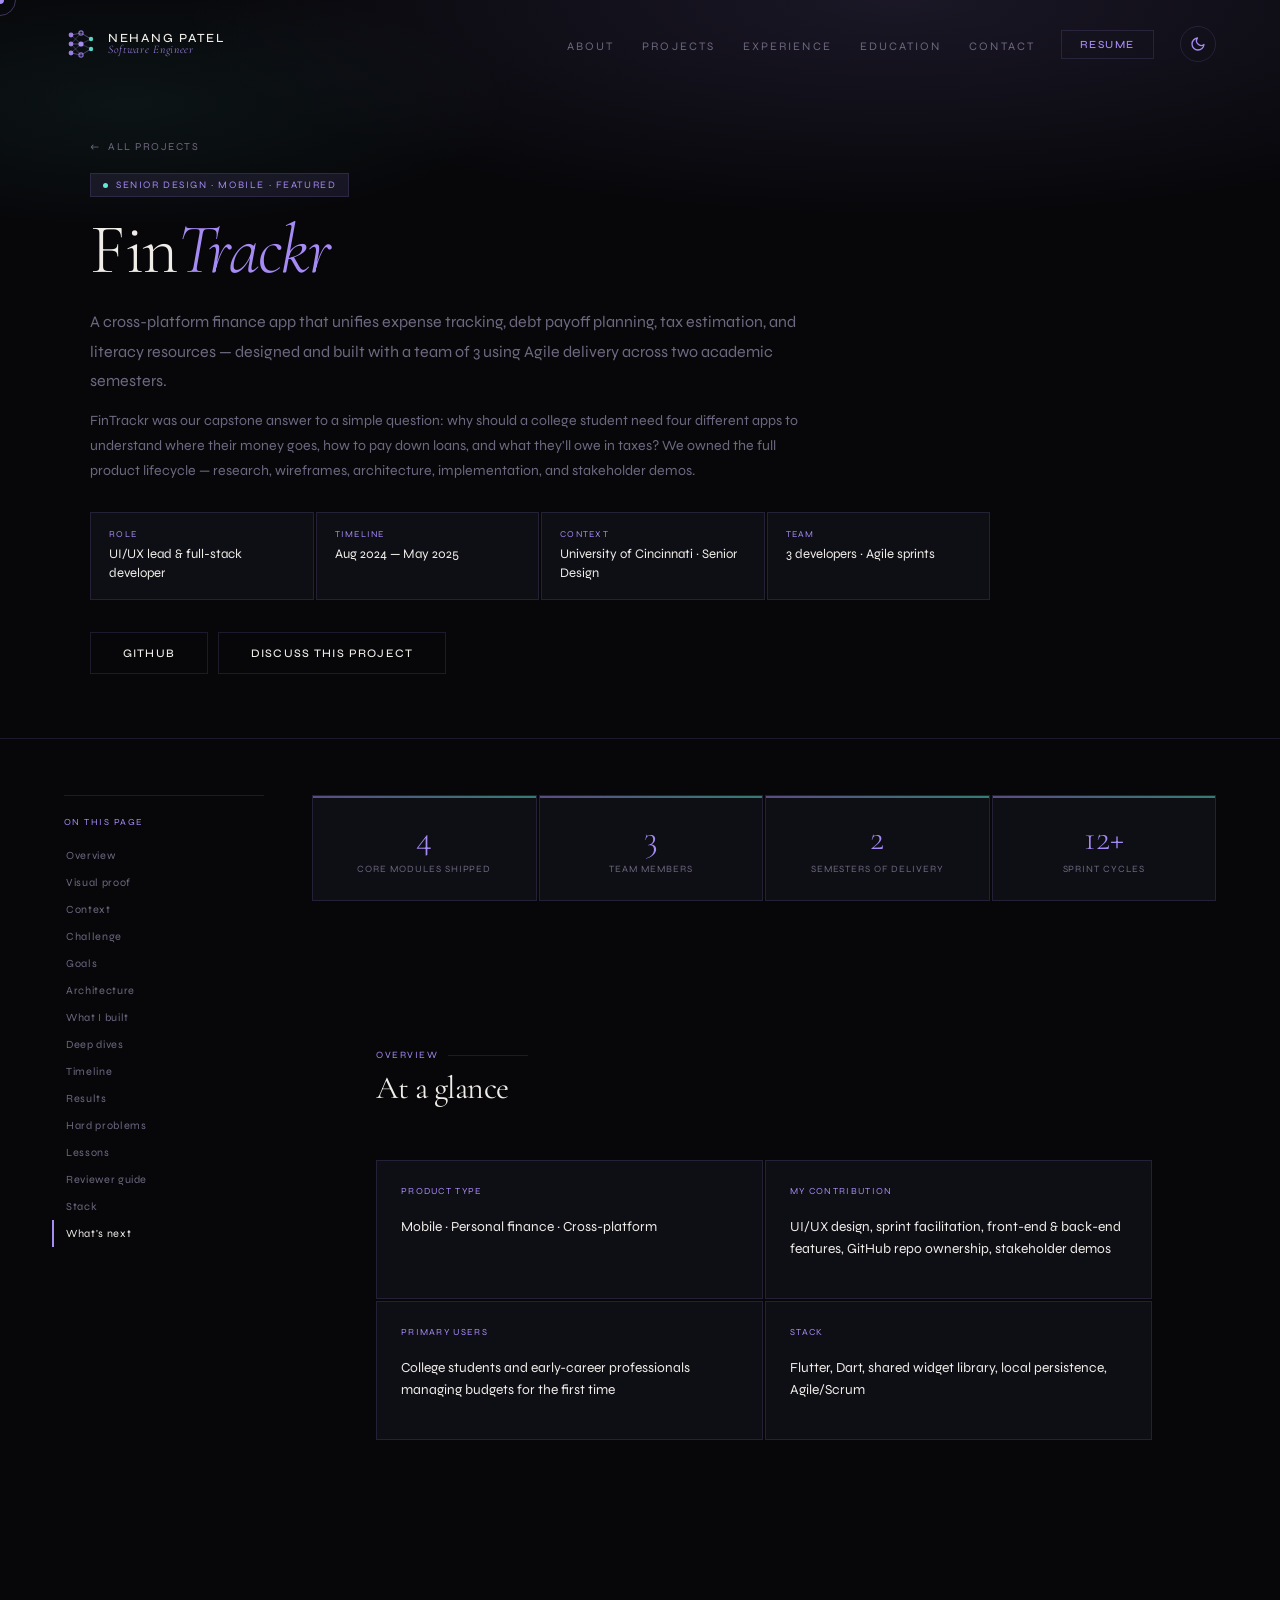
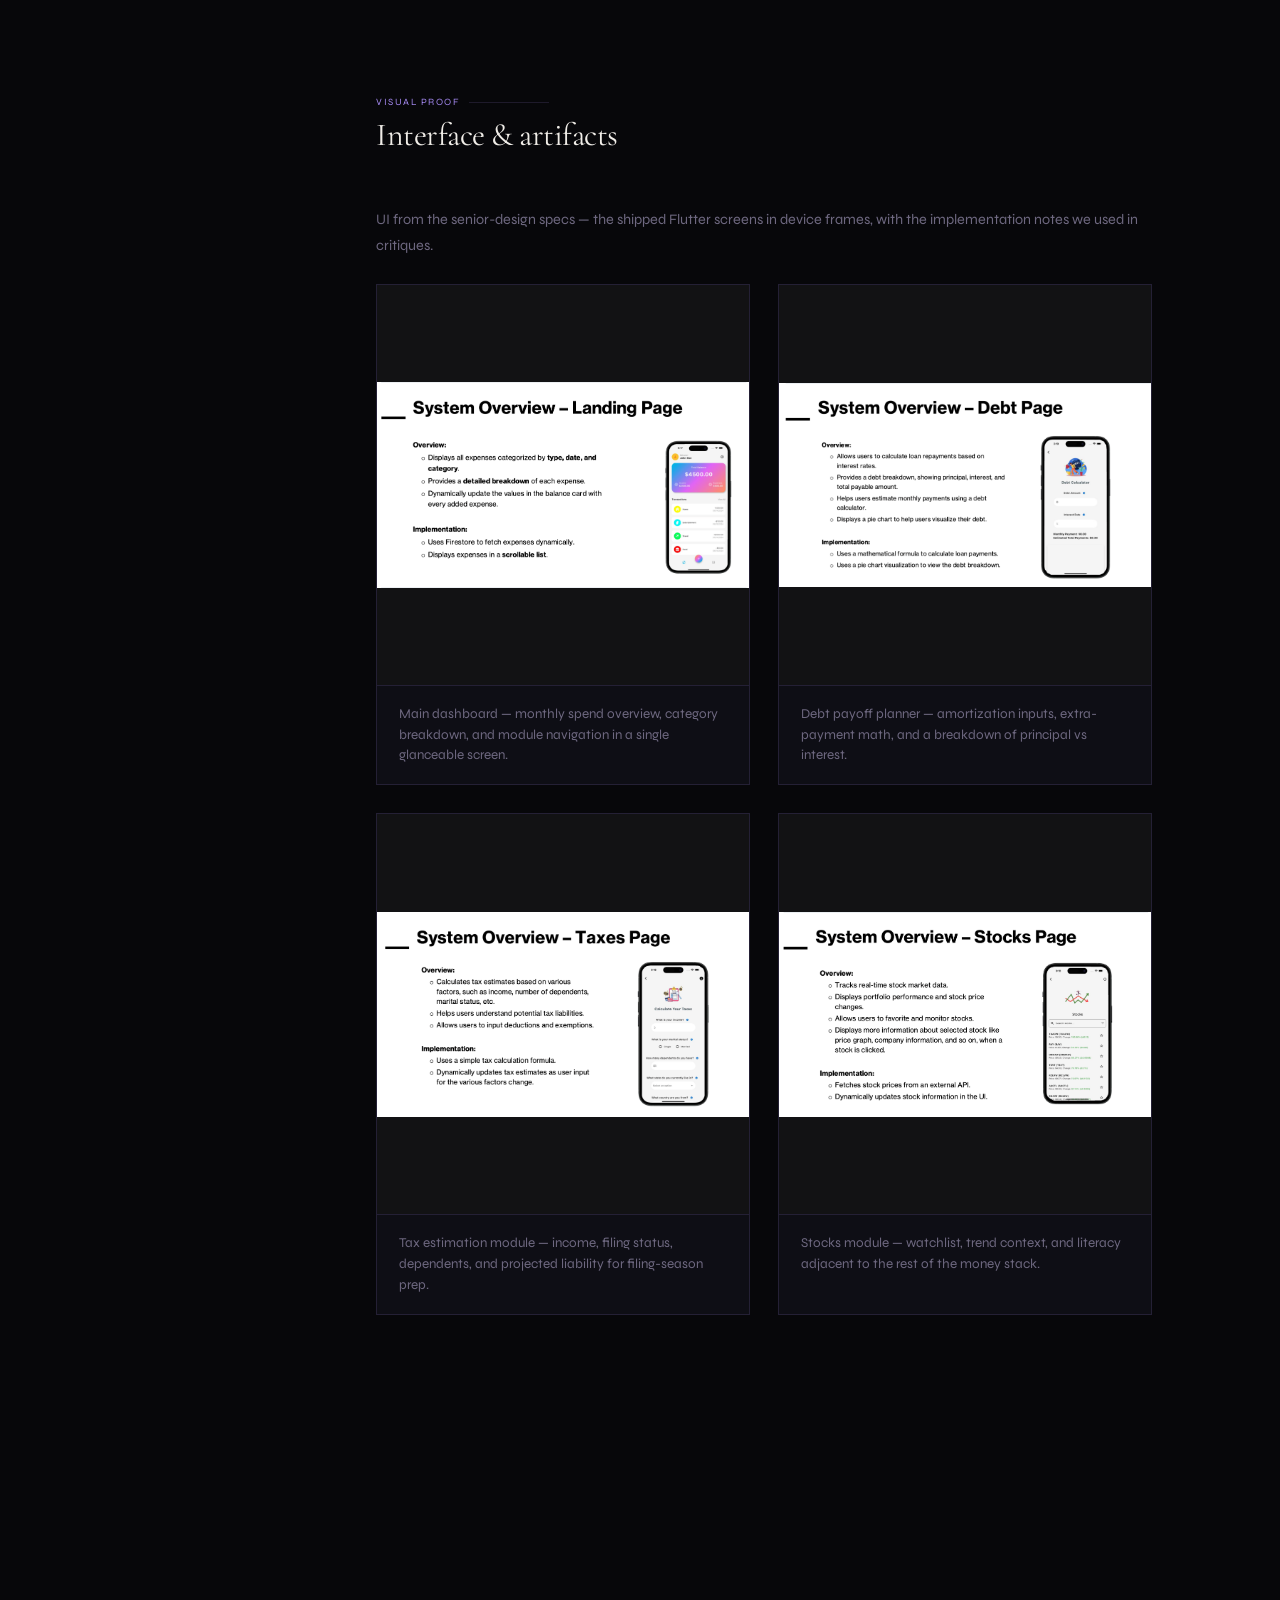
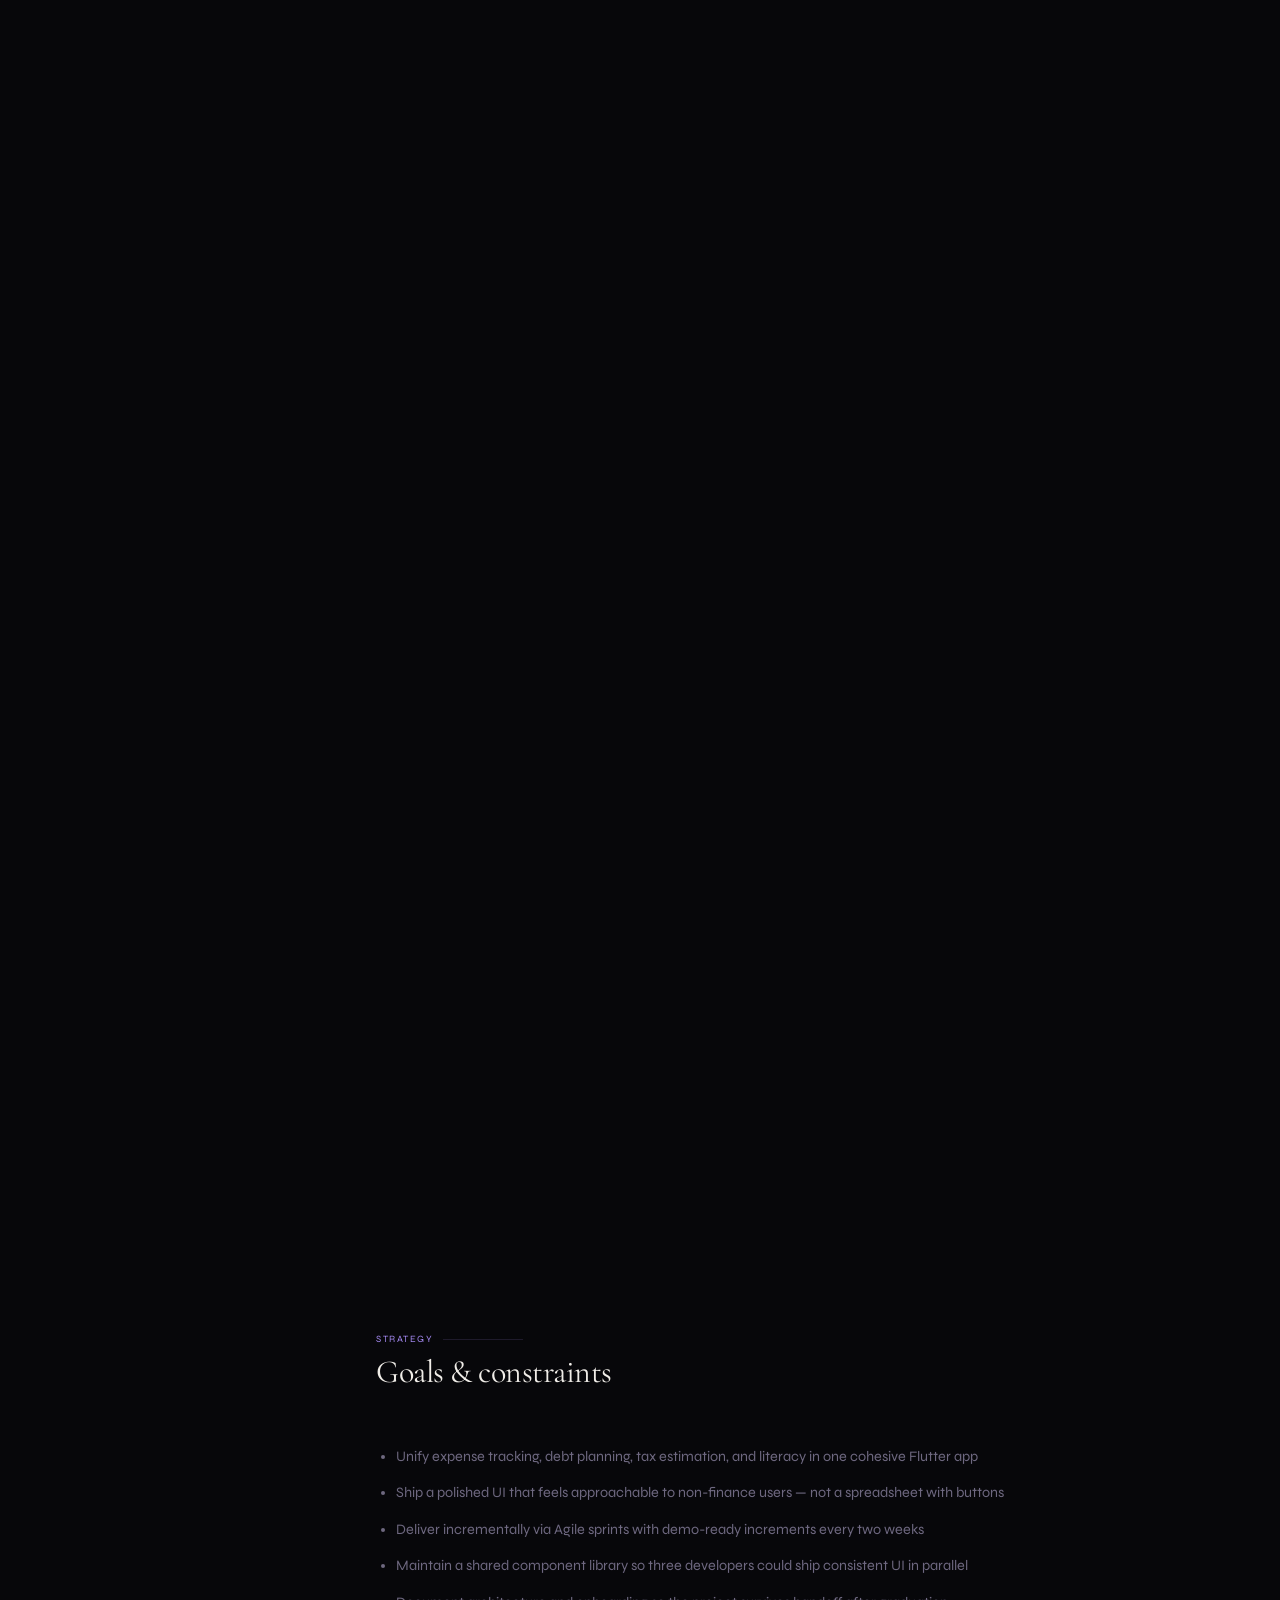
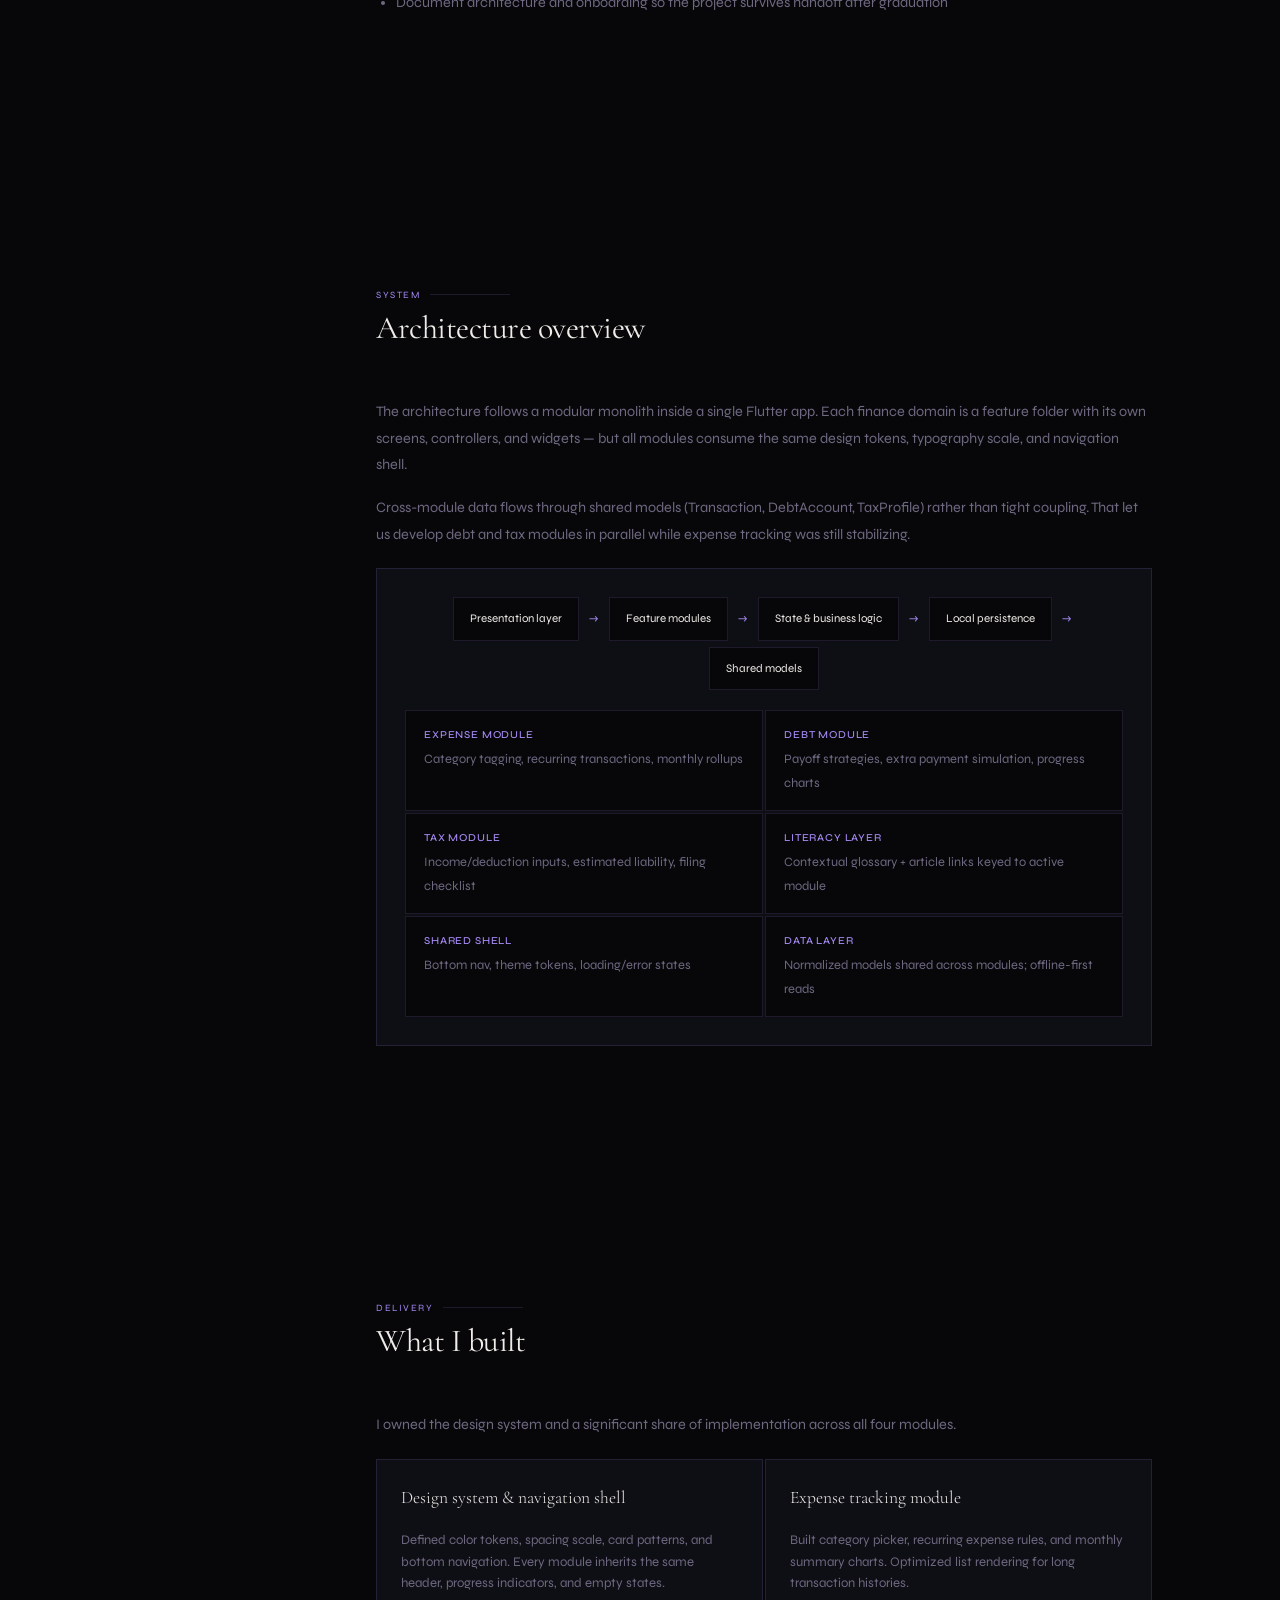
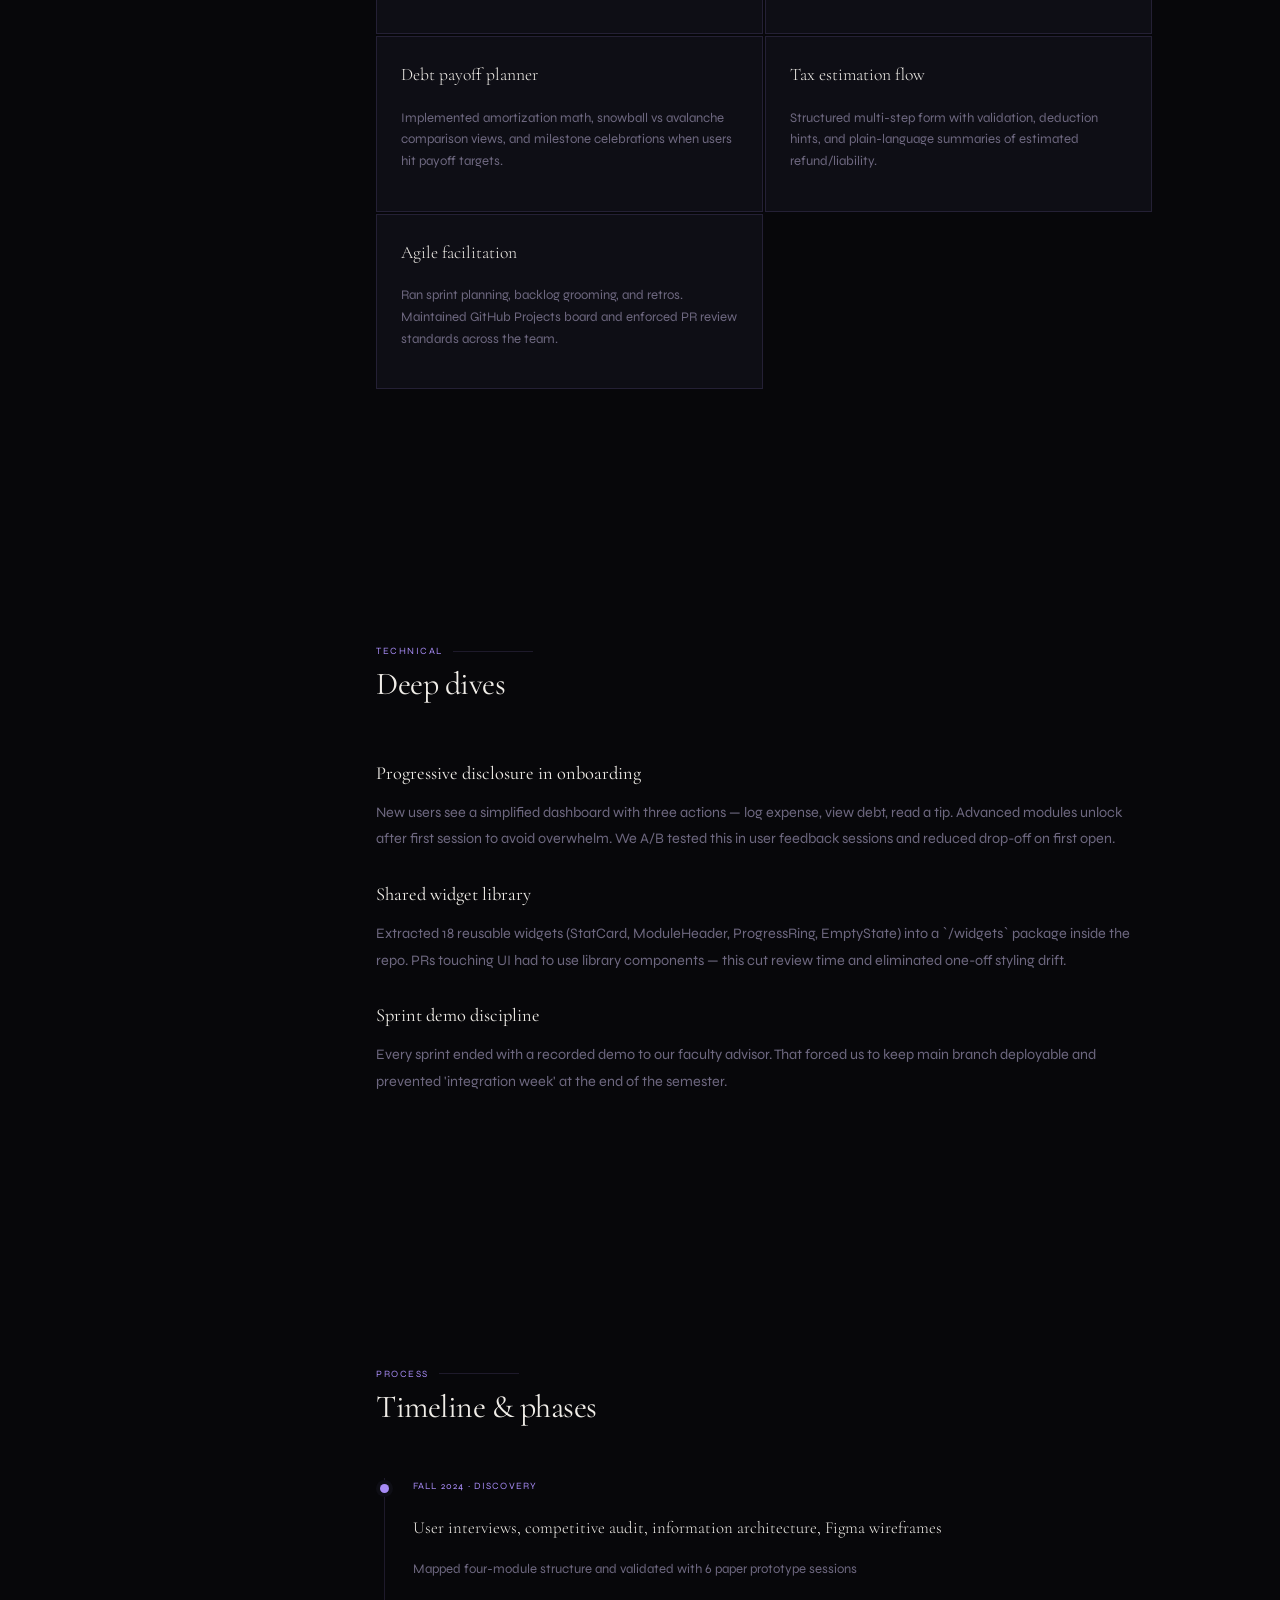
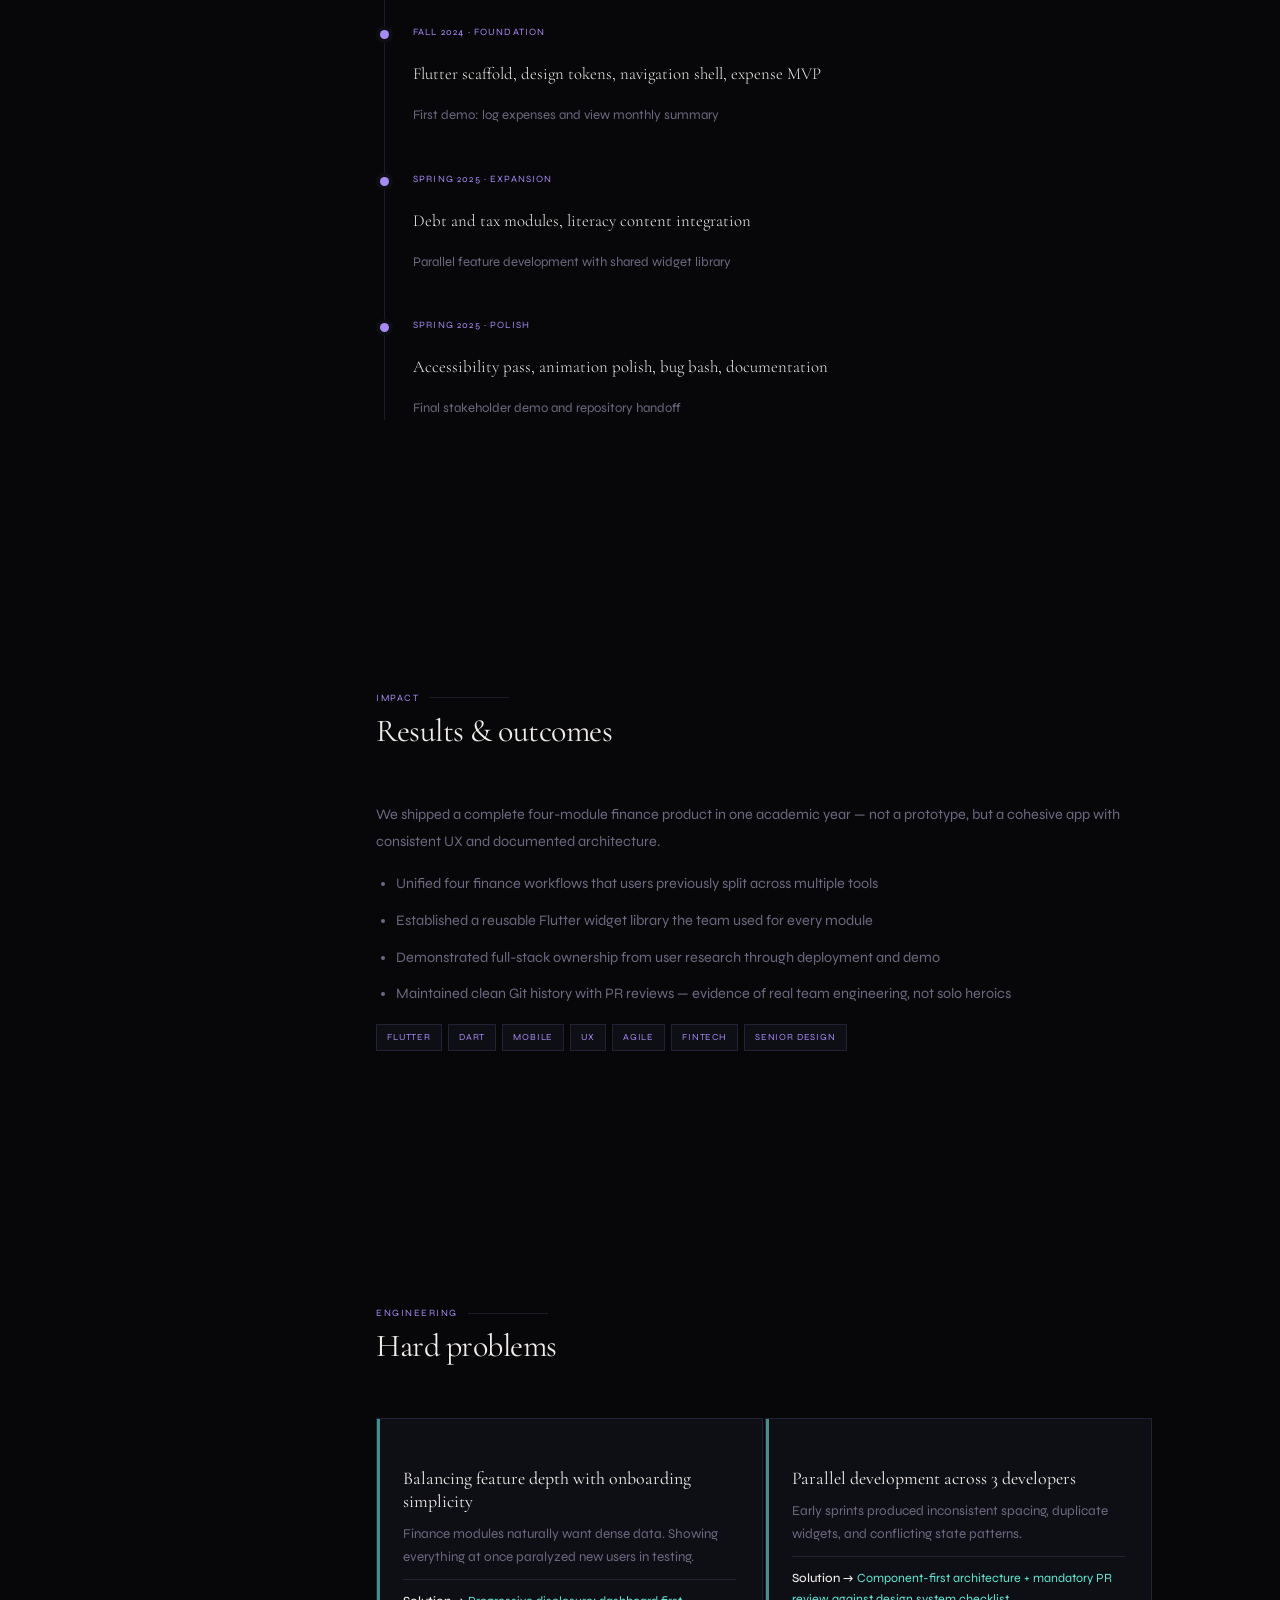
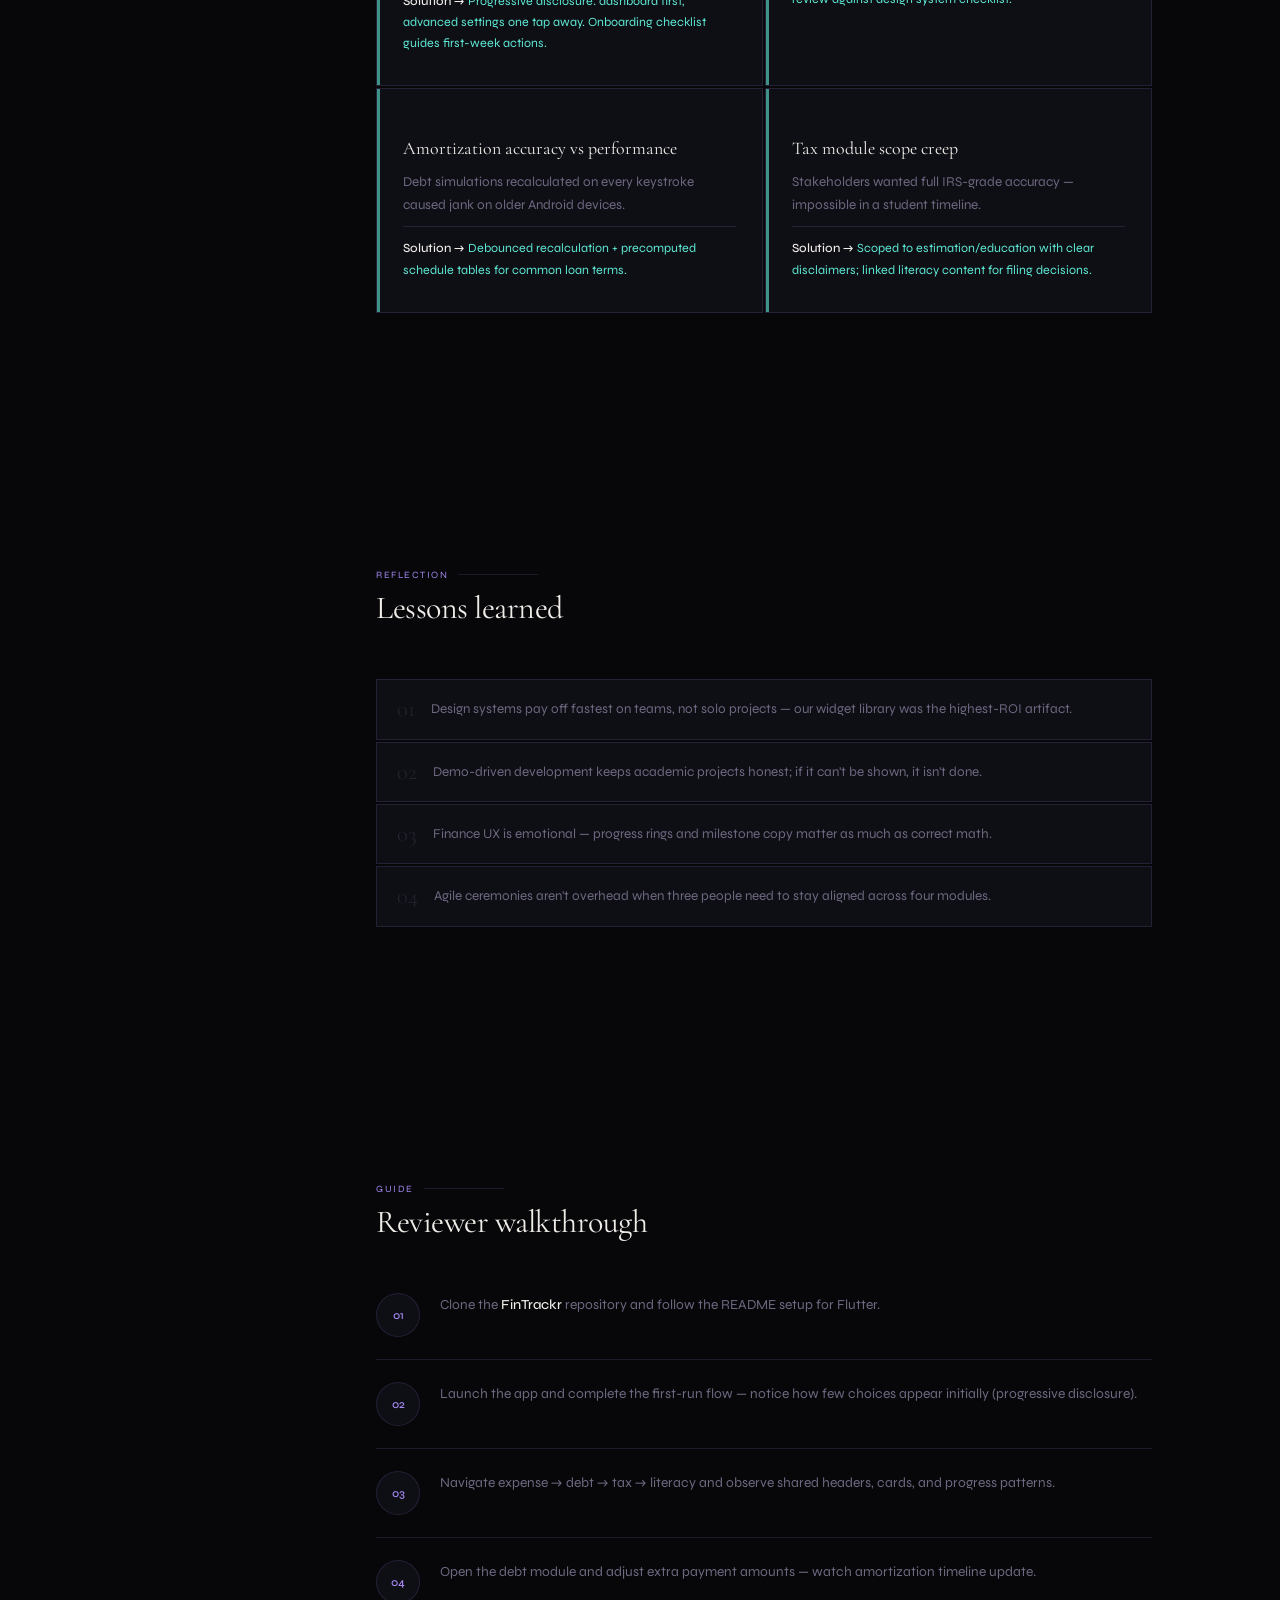
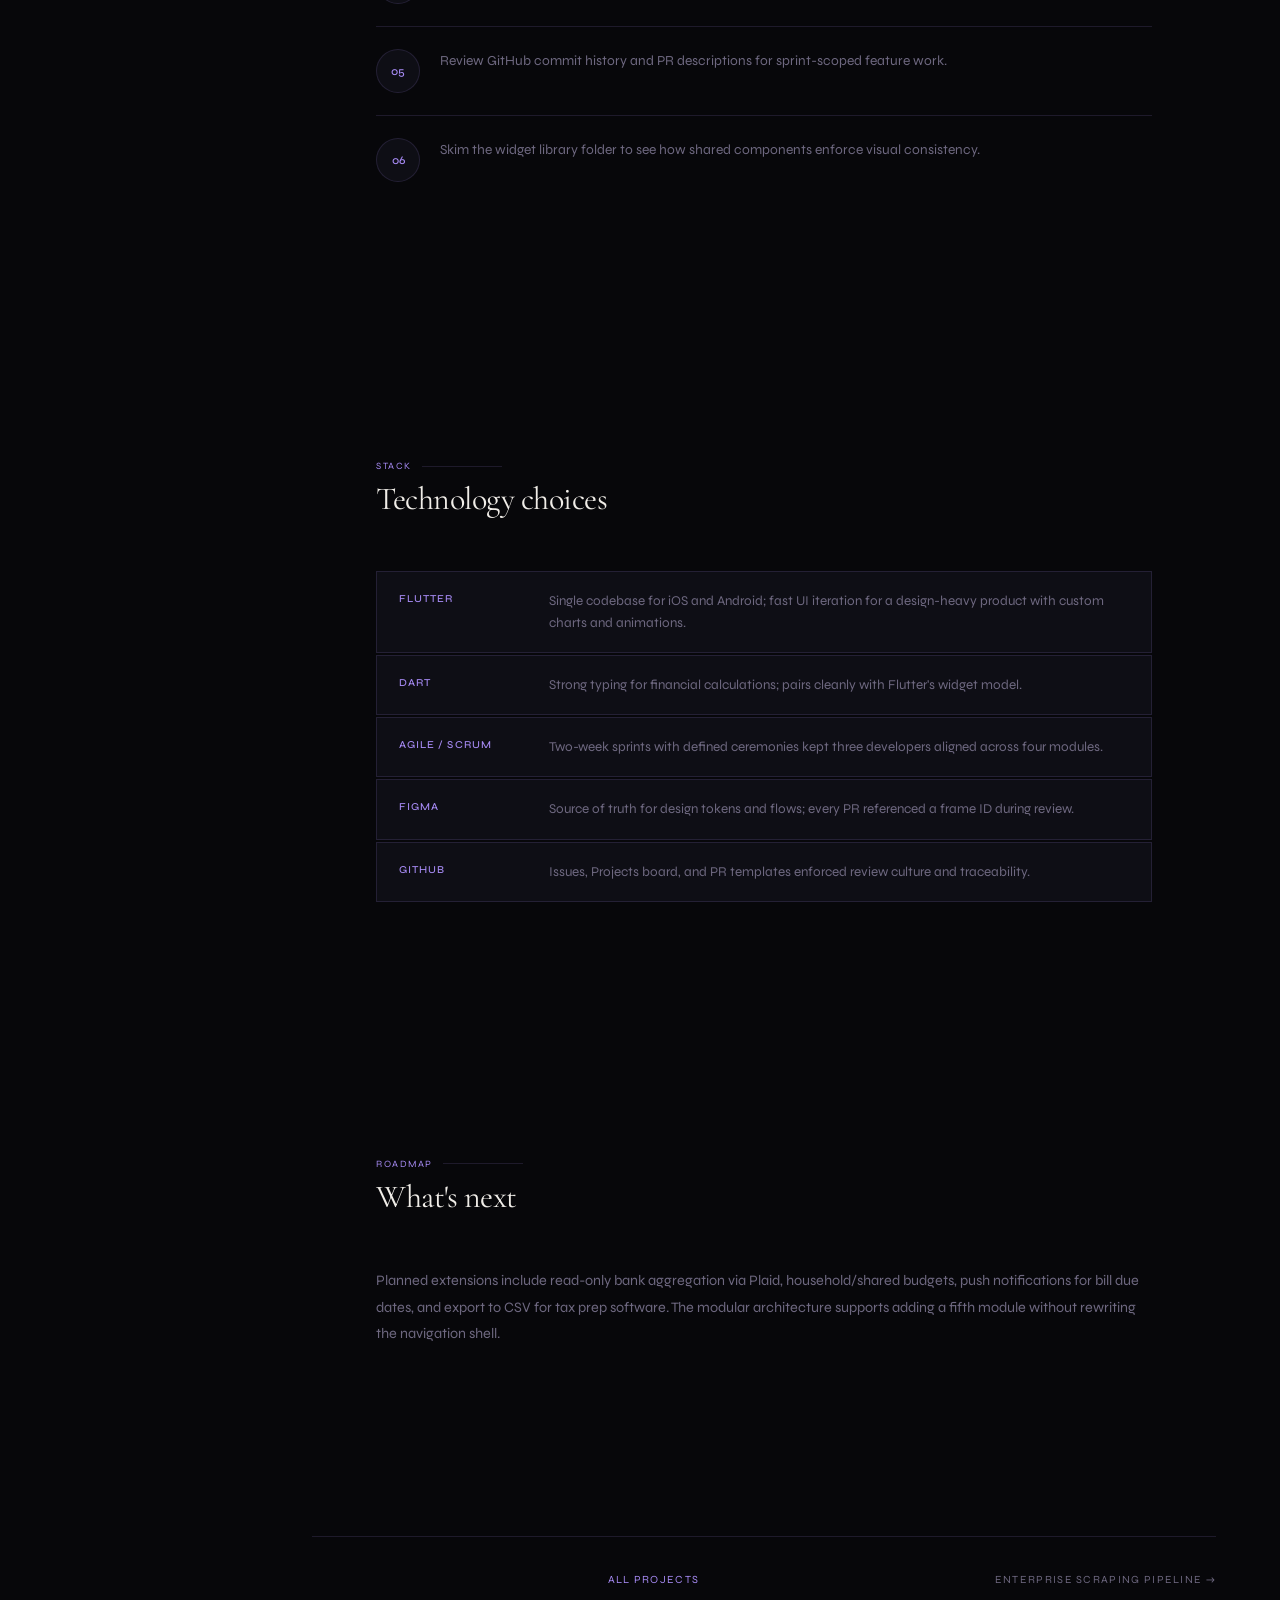
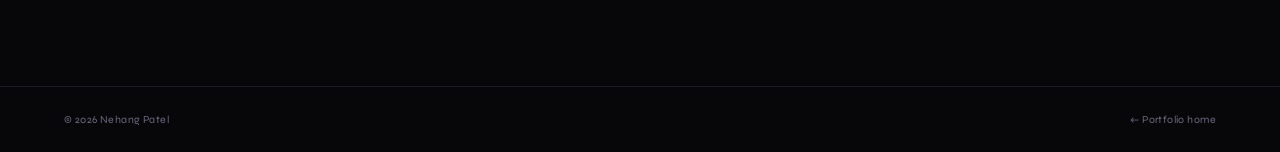
<file: projects/fintrackr.html>
<!DOCTYPE html>
<html lang="en" data-theme="dark">
<head>
<meta charset="UTF-8"/>
<meta name="color-scheme" content="dark light"/>
<meta name="theme-color" content="#07070A" media="(prefers-color-scheme: dark)"/>
<meta name="viewport" content="width=device-width, initial-scale=1.0"/>
<title>FinTrackr — Case Study | Nehang Patel</title>
<meta name="description" content="End-to-end Flutter personal finance app — expense tracking, debt planning, taxes, and financial literacy. Senior design project, team of 3."/>
<meta property="og:title" content="FinTrackr — Case Study | Nehang Patel"/>
<meta property="og:description" content="End-to-end Flutter personal finance app — expense tracking, debt planning, taxes, and financial literacy. Senior design project, team of 3."/>
<meta property="og:type" content="article"/>
<meta property="og:url" content="https://nehang-portfolio.vercel.app/projects/fintrackr"/>
<meta property="og:image" content="https://nehang-portfolio.vercel.app/assets/og-banner.png"/>
<meta name="twitter:card" content="summary_large_image"/>
<meta name="twitter:title" content="FinTrackr — Case Study"/>
<meta name="twitter:description" content="End-to-end Flutter personal finance app — expense tracking, debt planning, taxes, and financial literacy. Senior design project, team of 3."/>
<meta name="twitter:image" content="https://nehang-portfolio.vercel.app/assets/og-banner.png"/>
<link rel="canonical" href="https://nehang-portfolio.vercel.app/projects/fintrackr"/>
<link rel="icon" type="image/svg+xml" href="data:image/svg+xml,%3Csvg xmlns='http://www.w3.org/2000/svg' viewBox='0 0 34 34'%3E%3Crect width='34' height='34' rx='7' fill='%2307070A'/%3E%3Ccircle cx='17' cy='17' r='2.6' fill='%23A78BF5'/%3E%3C/svg%3E"/>
<script>(function(){try{var t=localStorage.getItem('nehang-theme');document.documentElement.setAttribute('data-theme',t==='light'?'light':'dark');}catch(e){}})();</script>
<link rel="preconnect" href="https://fonts.googleapis.com"/>
<link rel="preconnect" href="https://fonts.gstatic.com" crossorigin/>
<link href="https://fonts.googleapis.com/css2?family=Cormorant+Garamond:ital,wght@0,300;0,400;0,600;1,300;1,400&family=Syne:wght@300;400;500;600&display=swap" rel="stylesheet"/>
<link rel="stylesheet" href="../assets/css/style.css?v=20260823"/>
<link rel="stylesheet" href="../assets/css/case-study.css?v=20261011"/>
</head>
<body>
<div id="progress-bar"></div>
<button id="btt" aria-label="Back to top">
  <svg viewBox="0 0 24 24" fill="none" stroke="currentColor" stroke-width="2" stroke-linecap="round" stroke-linejoin="round"><polyline points="18 15 12 9 6 15"/></svg>
</button>
<div id="cur"></div>
<div id="cur2"></div>
<a class="skip-link" href="#cs-main">Skip to content</a>

<nav id="nav">
  <a href="../index.html" class="logo" aria-label="Nehang Patel">
    <div class="logo-mark"><svg viewBox="0 0 34 34" fill="none" xmlns="http://www.w3.org/2000/svg">
        <line x1="7" y1="8"  x2="17" y2="6"  stroke="var(--gold)" stroke-width=".9" stroke-opacity=".5"/>
        <line x1="7" y1="8"  x2="17" y2="17" stroke="var(--gold)" stroke-width=".9" stroke-opacity=".35"/>
        <line x1="7" y1="17" x2="17" y2="6"  stroke="var(--gold)" stroke-width=".9" stroke-opacity=".35"/>
        <line x1="7" y1="17" x2="17" y2="17" stroke="var(--gold)" stroke-width=".9" stroke-opacity=".5"/>
        <line x1="7" y1="17" x2="17" y2="28" stroke="var(--gold)" stroke-width=".9" stroke-opacity=".35"/>
        <line x1="7" y1="26" x2="17" y2="17" stroke="var(--gold)" stroke-width=".9" stroke-opacity=".35"/>
        <line x1="7" y1="26" x2="17" y2="28" stroke="var(--gold)" stroke-width=".9" stroke-opacity=".5"/>
        <line x1="17" y1="6"  x2="27" y2="12" stroke="var(--gold)" stroke-width=".9" stroke-opacity=".5"/>
        <line x1="17" y1="17" x2="27" y2="12" stroke="var(--gold)" stroke-width=".9" stroke-opacity=".35"/>
        <line x1="17" y1="17" x2="27" y2="22" stroke="var(--gold)" stroke-width=".9" stroke-opacity=".35"/>
        <line x1="17" y1="28" x2="27" y2="22" stroke="var(--gold)" stroke-width=".9" stroke-opacity=".5"/>
        <circle cx="7" cy="8"  r="2.4" fill="var(--gold)" opacity=".9"/>
        <circle cx="7" cy="17" r="2.4" fill="var(--gold)" opacity=".9"/>
        <circle cx="7" cy="26" r="2.4" fill="var(--gold)" opacity=".9"/>
        <circle cx="17" cy="6"  r="2.1" fill="none" stroke="var(--gold)" stroke-width="1.2" opacity=".8"/>
        <circle cx="17" cy="17" r="2.6" fill="var(--gold)" opacity="1"/>
        <circle cx="17" cy="28" r="2.1" fill="none" stroke="var(--gold)" stroke-width="1.2" opacity=".8"/>
        <circle cx="27" cy="12" r="2.2" fill="var(--teal)" opacity=".9"/>
        <circle cx="27" cy="22" r="2.2" fill="var(--teal)" opacity=".9"/>
      </svg></div>
    <div class="logo-wordmark">
      <span class="logo-name">Nehang Patel</span>
      <span class="logo-sub">Software Engineer</span>
    </div>
  </a>
  <div class="nav-r">
    <ul class="nav-links">
      <li><a href="../index.html#about">About</a></li>
      <li><a href="../index.html#projects">Projects</a></li>
      <li><a href="../index.html#exp">Experience</a></li>
      <li><a href="../index.html#education">Education</a></li>
      <li><a href="../index.html#contact">Contact</a></li>
    </ul>
    <button class="resume-btn" id="resumeBtn">Resume</button>
    <button class="tog" id="tog" aria-label="Toggle theme">
      <svg class="icon-moon" width="16" height="16" viewBox="0 0 24 24" fill="none" stroke="currentColor" stroke-width="2" stroke-linecap="round" stroke-linejoin="round" style="color:var(--gold)"><path d="M21 12.79A9 9 0 1 1 11.21 3a7 7 0 0 0 9.79 9.79z"/></svg>
      <svg class="icon-sun" width="16" height="16" viewBox="0 0 24 24" fill="none" stroke="currentColor" stroke-width="2" stroke-linecap="round" stroke-linejoin="round" style="color:var(--gold)"><circle cx="12" cy="12" r="5"/><line x1="12" y1="1" x2="12" y2="3"/><line x1="12" y1="21" x2="12" y2="23"/><line x1="4.22" y1="4.22" x2="5.64" y2="5.64"/><line x1="18.36" y1="18.36" x2="19.78" y2="19.78"/><line x1="1" y1="12" x2="3" y2="12"/><line x1="21" y1="12" x2="23" y2="12"/><line x1="4.22" y1="19.78" x2="5.64" y2="18.36"/><line x1="18.36" y1="5.64" x2="19.78" y2="4.22"/></svg>
    </button>
    <button class="ham" id="ham" aria-label="Menu"><span></span><span></span><span></span></button>
  </div>
</nav>

<div class="nav-drawer" id="drawer">
  <a href="../index.html#about" class="dl">About</a>
  <a href="../index.html#projects" class="dl">Projects</a>
  <a href="../index.html#exp" class="dl">Experience</a>
  <a href="../index.html#education" class="dl">Education</a>
  <a href="../index.html#contact" class="dl">Contact</a>
  <button class="drawer-resume" id="drawerResumeBtn">Resume</button>
  <div class="drawer-socials">
    <a href="https://www.linkedin.com/in/nehangpatel/" target="_blank" rel="noopener noreferrer" class="drawer-soc" aria-label="LinkedIn"><svg viewBox="0 0 24 24"><path d="M16 8a6 6 0 0 1 6 6v7h-4v-7a2 2 0 0 0-2-2 2 2 0 0 0-2 2v7h-4v-7a6 6 0 0 1 6-6z"/><rect x="2" y="9" width="4" height="12"/><circle cx="4" cy="4" r="2"/></svg></a>
    <a href="https://github.com/NehangPatel23" target="_blank" rel="noopener noreferrer" class="drawer-soc" aria-label="GitHub"><svg viewBox="0 0 24 24"><path d="M9 19c-5 1.5-5-2.5-7-3m14 6v-3.87a3.37 3.37 0 0 0-.94-2.61c3.14-.35 6.44-1.54 6.44-7A5.44 5.44 0 0 0 20 4.77 5.07 5.07 0 0 0 19.91 1S18.73.65 16 2.48a13.38 13.38 0 0 0-7 0C6.27.65 5.09 1 5.09 1A5.07 5.07 0 0 0 5 4.77a5.44 5.44 0 0 0-1.5 3.78c0 5.42 3.3 6.61 6.44 7A3.37 3.37 0 0 0 9 18.13V22"/></svg></a>
    <a href="https://x.com/itsnehangp_x" target="_blank" rel="noopener noreferrer" class="drawer-soc" aria-label="X"><svg viewBox="0 0 24 24"><path fill="currentColor" stroke="none" d="M18.244 2.25h3.308l-7.227 8.26 8.502 11.24H16.17l-5.214-6.817L4.99 21.75H1.68l7.73-8.835L1.254 2.25H8.08l4.713 6.231zm-1.161 17.52h1.833L7.084 4.126H5.117z"/></svg></a>
    <a href="mailto:nehangal@usc.edu?subject=Hello%20Nehang&amp;body=Hi%20Nehang%2C%0A%0AI%20came%20across%20your%20portfolio%20and%20wanted%20to%20connect.%0A%0A" class="drawer-soc" aria-label="Email"><svg viewBox="0 0 24 24"><path d="M4 4h16c1.1 0 2 .9 2 2v12c0 1.1-.9 2-2 2H4c-1.1 0-2-.9-2-2V6c0-1.1.9-2 2-2z"/><polyline points="22,6 12,13 2,6"/></svg></a>
  </div>
</div>
<main id="cs-main" class="cs-page">

  <header class="cs-hero">
    <div class="cs-hero-inner">
      
      <a href="../index.html#projects" class="cs-back r">All projects</a>
      <p class="cs-eyebrow r"><span class="cs-eyebrow-dot"></span>Senior Design · Mobile · Featured</p>
      <h1 class="cs-title r">Fin<em>Trackr</em></h1>
      <p class="cs-lead r">A cross-platform finance app that unifies expense tracking, debt payoff planning, tax estimation, and literacy resources — designed and built with a team of 3 using Agile delivery across two academic semesters.</p>
      <p class="cs-lead-sub r">FinTrackr was our capstone answer to a simple question: why should a college student need four different apps to understand where their money goes, how to pay down loans, and what they'll owe in taxes? We owned the full product lifecycle — research, wireframes, architecture, implementation, and stakeholder demos.</p>
      <div class="cs-meta-grid r"><div class="cs-meta-cell"><p class="cs-meta-label">Role</p><p class="cs-meta-val">UI/UX lead & full-stack developer</p></div><div class="cs-meta-cell"><p class="cs-meta-label">Timeline</p><p class="cs-meta-val">Aug 2024 — May 2025</p></div><div class="cs-meta-cell"><p class="cs-meta-label">Context</p><p class="cs-meta-val">University of Cincinnati · Senior Design</p></div><div class="cs-meta-cell"><p class="cs-meta-label">Team</p><p class="cs-meta-val">3 developers · Agile sprints</p></div></div>
      <div class="cs-ctas r"><a href="https://github.com/NehangPatel23/FinTrackr" target="_blank" rel="noopener noreferrer" class="btn btn-g">GitHub</a><a href="../index.html#contact" class="btn btn-g">Discuss this project</a></div>
    </div>
  </header>

  <div class="cs-layout">
    <aside class="cs-toc"><p class="cs-toc-label">On this page</p><a href="#overview">Overview</a><a href="#visual-proof">Visual proof</a><a href="#context">Context</a><a href="#challenge">Challenge</a><a href="#goals">Goals</a><a href="#architecture">Architecture</a><a href="#built">What I built</a><a href="#deep-dives">Deep dives</a><a href="#timeline">Timeline</a><a href="#results">Results</a><a href="#problems">Hard problems</a><a href="#lessons">Lessons</a><a href="#reviewer">Reviewer guide</a><a href="#stack">Stack</a><a href="#next">What's next</a></aside>
    <div class="cs-content">
      <div class="cs-metrics"><div class="cs-metric r"><div class="cs-metric-n">4</div><div class="cs-metric-l">Core modules shipped</div></div><div class="cs-metric r"><div class="cs-metric-n">3</div><div class="cs-metric-l">Team members</div></div><div class="cs-metric r"><div class="cs-metric-n">2</div><div class="cs-metric-l">Semesters of delivery</div></div><div class="cs-metric r"><div class="cs-metric-n">12+</div><div class="cs-metric-l">Sprint cycles</div></div></div>

      <section class="cs-section r" id="overview">
      <div class="cs-section-head"><p class="cs-section-label">Overview</p><h2 class="cs-section-title">At a glance</h2></div>
      <div class="cs-section-body"><div class="cs-glance"><div class="cs-glance-item r"><p class="cs-glance-label">Product type</p><p class="cs-glance-val">Mobile · Personal finance · Cross-platform</p></div><div class="cs-glance-item r"><p class="cs-glance-label">My contribution</p><p class="cs-glance-val">UI/UX design, sprint facilitation, front-end & back-end features, GitHub repo ownership, stakeholder demos</p></div><div class="cs-glance-item r"><p class="cs-glance-label">Primary users</p><p class="cs-glance-val">College students and early-career professionals managing budgets for the first time</p></div><div class="cs-glance-item r"><p class="cs-glance-label">Stack</p><p class="cs-glance-val">Flutter, Dart, shared widget library, local persistence, Agile/Scrum</p></div></div></div>
    </section>
      <section class="cs-section r" id="visual-proof">
      <div class="cs-section-head"><p class="cs-section-label">Visual proof</p><h2 class="cs-section-title">Interface & artifacts</h2></div>
      <div class="cs-section-body"><p>UI from the senior-design specs — the shipped Flutter screens in device frames, with the implementation notes we used in critiques.</p><div class="cs-gallery cs-gallery-2"><figure class="cs-gallery-item cs-gallery-contain r">
      <img src="../assets/projects/case-studies/fintrackr/dashboard.png" alt="Main dashboard — monthly spend overview, category breakdown, and module navigation in a single glanceable screen." loading="lazy"/>
      <figcaption class="cs-gallery-cap">Main dashboard — monthly spend overview, category breakdown, and module navigation in a single glanceable screen.</figcaption>
    </figure><figure class="cs-gallery-item cs-gallery-contain r">
      <img src="../assets/projects/case-studies/fintrackr/debt.png" alt="Debt payoff planner — amortization inputs, extra-payment math, and a breakdown of principal vs interest." loading="lazy"/>
      <figcaption class="cs-gallery-cap">Debt payoff planner — amortization inputs, extra-payment math, and a breakdown of principal vs interest.</figcaption>
    </figure><figure class="cs-gallery-item cs-gallery-contain r">
      <img src="../assets/projects/case-studies/fintrackr/tax.png" alt="Tax estimation module — income, filing status, dependents, and projected liability for filing-season prep." loading="lazy"/>
      <figcaption class="cs-gallery-cap">Tax estimation module — income, filing status, dependents, and projected liability for filing-season prep.</figcaption>
    </figure><figure class="cs-gallery-item cs-gallery-contain r">
      <img src="../assets/projects/case-studies/fintrackr/stocks.png" alt="Stocks module — watchlist, trend context, and literacy adjacent to the rest of the money stack." loading="lazy"/>
      <figcaption class="cs-gallery-cap">Stocks module — watchlist, trend context, and literacy adjacent to the rest of the money stack.</figcaption>
    </figure></div></div>
    </section>
      <section class="cs-section r" id="context">
      <div class="cs-section-head"><p class="cs-section-label">Context</p><h2 class="cs-section-title">Background & origin</h2></div>
      <div class="cs-section-body"><p>FinTrackr began as a senior design requirement at the University of Cincinnati: identify a real user problem, validate it through interviews, and ship a working product by graduation. Our team interviewed 14 students and recent graduates about how they manage money. The pattern was consistent — spreadsheets for budgets, bank apps for balances, random calculators for debt, and Google for tax questions.</p><p>I stepped into a dual role as UI/UX lead and technical contributor. That meant running design critiques, maintaining the Figma source of truth, and ensuring what we designed was actually buildable within sprint capacity. We chose Flutter specifically so all three developers could work on one codebase without platform fragmentation.</p><blockquote class="cs-quote r">Finance apps fail when they feel like homework. Our north star was clarity first — show one meaningful number, then let curious users drill down.</blockquote></div>
    </section>
      <section class="cs-section r" id="challenge">
      <div class="cs-section-head"><p class="cs-section-label">Problem</p><h2 class="cs-section-title">The challenge</h2></div>
      <div class="cs-section-body"><p>Personal finance tools are fragmented by category. Expense trackers optimize for daily logging. Debt apps assume you already understand amortization. Tax estimators live in silos disconnected from spending data. Literacy content is either patronizing or buried in blog posts.</p><p>Our users — students and early-career professionals — don't want a Bloomberg terminal. They want confidence: knowing they're not missing a bill, understanding whether an extra $50/month changes their loan timeline, and learning terms like APR without leaving the app.</p><p>The technical challenge matched the product challenge: four feature domains, one navigation model, one visual language, and three developers committing in parallel without merge chaos.</p></div>
    </section>
      <section class="cs-section r" id="goals">
      <div class="cs-section-head"><p class="cs-section-label">Strategy</p><h2 class="cs-section-title">Goals & constraints</h2></div>
      <div class="cs-section-body"><ul><li>Unify expense tracking, debt planning, tax estimation, and literacy in one cohesive Flutter app</li><li>Ship a polished UI that feels approachable to non-finance users — not a spreadsheet with buttons</li><li>Deliver incrementally via Agile sprints with demo-ready increments every two weeks</li><li>Maintain a shared component library so three developers could ship consistent UI in parallel</li><li>Document architecture and onboarding so the project survives handoff after graduation</li></ul></div>
    </section>
      <section class="cs-section r" id="architecture">
      <div class="cs-section-head"><p class="cs-section-label">System</p><h2 class="cs-section-title">Architecture overview</h2></div>
      <div class="cs-section-body"><p>The architecture follows a modular monolith inside a single Flutter app. Each finance domain is a feature folder with its own screens, controllers, and widgets — but all modules consume the same design tokens, typography scale, and navigation shell.</p><p>Cross-module data flows through shared models (Transaction, DebtAccount, TaxProfile) rather than tight coupling. That let us develop debt and tax modules in parallel while expense tracking was still stabilizing.</p><div class="cs-arch"><div class="cs-flow"><span>Presentation layer</span><span class="cs-arrow">→</span><span>Feature modules</span><span class="cs-arrow">→</span><span>State & business logic</span><span class="cs-arrow">→</span><span>Local persistence</span><span class="cs-arrow">→</span><span>Shared models</span></div><div class="cs-arch-list"><div class="cs-arch-item"><strong>Expense module</strong>Category tagging, recurring transactions, monthly rollups</div><div class="cs-arch-item"><strong>Debt module</strong>Payoff strategies, extra payment simulation, progress charts</div><div class="cs-arch-item"><strong>Tax module</strong>Income/deduction inputs, estimated liability, filing checklist</div><div class="cs-arch-item"><strong>Literacy layer</strong>Contextual glossary + article links keyed to active module</div><div class="cs-arch-item"><strong>Shared shell</strong>Bottom nav, theme tokens, loading/error states</div><div class="cs-arch-item"><strong>Data layer</strong>Normalized models shared across modules; offline-first reads</div></div></div></div>
    </section>
      <section class="cs-section r" id="built">
      <div class="cs-section-head"><p class="cs-section-label">Delivery</p><h2 class="cs-section-title">What I built</h2></div>
      <div class="cs-section-body"><p>I owned the design system and a significant share of implementation across all four modules.</p><div class="cs-features"><div class="cs-feature r"><p class="cs-feature-title">Design system & navigation shell</p><p class="cs-feature-desc">Defined color tokens, spacing scale, card patterns, and bottom navigation. Every module inherits the same header, progress indicators, and empty states.</p></div><div class="cs-feature r"><p class="cs-feature-title">Expense tracking module</p><p class="cs-feature-desc">Built category picker, recurring expense rules, and monthly summary charts. Optimized list rendering for long transaction histories.</p></div><div class="cs-feature r"><p class="cs-feature-title">Debt payoff planner</p><p class="cs-feature-desc">Implemented amortization math, snowball vs avalanche comparison views, and milestone celebrations when users hit payoff targets.</p></div><div class="cs-feature r"><p class="cs-feature-title">Tax estimation flow</p><p class="cs-feature-desc">Structured multi-step form with validation, deduction hints, and plain-language summaries of estimated refund/liability.</p></div><div class="cs-feature r"><p class="cs-feature-title">Agile facilitation</p><p class="cs-feature-desc">Ran sprint planning, backlog grooming, and retros. Maintained GitHub Projects board and enforced PR review standards across the team.</p></div></div></div>
    </section>
      <section class="cs-section r" id="deep-dives">
      <div class="cs-section-head"><p class="cs-section-label">Technical</p><h2 class="cs-section-title">Deep dives</h2></div>
      <div class="cs-section-body"><h4>Progressive disclosure in onboarding</h4><p>New users see a simplified dashboard with three actions — log expense, view debt, read a tip. Advanced modules unlock after first session to avoid overwhelm. We A/B tested this in user feedback sessions and reduced drop-off on first open.</p><h4>Shared widget library</h4><p>Extracted 18 reusable widgets (StatCard, ModuleHeader, ProgressRing, EmptyState) into a `/widgets` package inside the repo. PRs touching UI had to use library components — this cut review time and eliminated one-off styling drift.</p><h4>Sprint demo discipline</h4><p>Every sprint ended with a recorded demo to our faculty advisor. That forced us to keep main branch deployable and prevented 'integration week' at the end of the semester.</p></div>
    </section>
      <section class="cs-section r" id="timeline">
      <div class="cs-section-head"><p class="cs-section-label">Process</p><h2 class="cs-section-title">Timeline & phases</h2></div>
      <div class="cs-section-body"><div class="cs-timeline"><div class="cs-tl-item"><p class="cs-tl-phase">Fall 2024 · Discovery</p><p class="cs-tl-title">User interviews, competitive audit, information architecture, Figma wireframes</p><p class="cs-tl-desc">Mapped four-module structure and validated with 6 paper prototype sessions</p></div><div class="cs-tl-item"><p class="cs-tl-phase">Fall 2024 · Foundation</p><p class="cs-tl-title">Flutter scaffold, design tokens, navigation shell, expense MVP</p><p class="cs-tl-desc">First demo: log expenses and view monthly summary</p></div><div class="cs-tl-item"><p class="cs-tl-phase">Spring 2025 · Expansion</p><p class="cs-tl-title">Debt and tax modules, literacy content integration</p><p class="cs-tl-desc">Parallel feature development with shared widget library</p></div><div class="cs-tl-item"><p class="cs-tl-phase">Spring 2025 · Polish</p><p class="cs-tl-title">Accessibility pass, animation polish, bug bash, documentation</p><p class="cs-tl-desc">Final stakeholder demo and repository handoff</p></div></div></div>
    </section>
      <section class="cs-section r" id="results">
      <div class="cs-section-head"><p class="cs-section-label">Impact</p><h2 class="cs-section-title">Results & outcomes</h2></div>
      <div class="cs-section-body"><p>We shipped a complete four-module finance product in one academic year — not a prototype, but a cohesive app with consistent UX and documented architecture.</p><ul><li>Unified four finance workflows that users previously split across multiple tools</li><li>Established a reusable Flutter widget library the team used for every module</li><li>Demonstrated full-stack ownership from user research through deployment and demo</li><li>Maintained clean Git history with PR reviews — evidence of real team engineering, not solo heroics</li></ul><div class="cs-tags"><span class="cs-tag">Flutter</span><span class="cs-tag">Dart</span><span class="cs-tag">Mobile</span><span class="cs-tag">UX</span><span class="cs-tag">Agile</span><span class="cs-tag">FinTech</span><span class="cs-tag">Senior Design</span></div></div>
    </section>
      <section class="cs-section r" id="problems">
      <div class="cs-section-head"><p class="cs-section-label">Engineering</p><h2 class="cs-section-title">Hard problems</h2></div>
      <div class="cs-section-body"><div class="cs-problems"><div class="cs-problem r"><h4>Balancing feature depth with onboarding simplicity</h4><p>Finance modules naturally want dense data. Showing everything at once paralyzed new users in testing.</p><p class="cs-solution"><strong>Solution →</strong> Progressive disclosure: dashboard first, advanced settings one tap away. Onboarding checklist guides first-week actions.</p></div><div class="cs-problem r"><h4>Parallel development across 3 developers</h4><p>Early sprints produced inconsistent spacing, duplicate widgets, and conflicting state patterns.</p><p class="cs-solution"><strong>Solution →</strong> Component-first architecture + mandatory PR review against design system checklist.</p></div><div class="cs-problem r"><h4>Amortization accuracy vs performance</h4><p>Debt simulations recalculated on every keystroke caused jank on older Android devices.</p><p class="cs-solution"><strong>Solution →</strong> Debounced recalculation + precomputed schedule tables for common loan terms.</p></div><div class="cs-problem r"><h4>Tax module scope creep</h4><p>Stakeholders wanted full IRS-grade accuracy — impossible in a student timeline.</p><p class="cs-solution"><strong>Solution →</strong> Scoped to estimation/education with clear disclaimers; linked literacy content for filing decisions.</p></div></div></div>
    </section>
      <section class="cs-section r" id="lessons">
      <div class="cs-section-head"><p class="cs-section-label">Reflection</p><h2 class="cs-section-title">Lessons learned</h2></div>
      <div class="cs-section-body"><div class="cs-lessons"><div class="cs-lesson r"><span class="cs-lesson-n">01</span><span>Design systems pay off fastest on teams, not solo projects — our widget library was the highest-ROI artifact.</span></div><div class="cs-lesson r"><span class="cs-lesson-n">02</span><span>Demo-driven development keeps academic projects honest; if it can't be shown, it isn't done.</span></div><div class="cs-lesson r"><span class="cs-lesson-n">03</span><span>Finance UX is emotional — progress rings and milestone copy matter as much as correct math.</span></div><div class="cs-lesson r"><span class="cs-lesson-n">04</span><span>Agile ceremonies aren't overhead when three people need to stay aligned across four modules.</span></div></div></div>
    </section>
      <section class="cs-section r" id="reviewer">
      <div class="cs-section-head"><p class="cs-section-label">Guide</p><h2 class="cs-section-title">Reviewer walkthrough</h2></div>
      <div class="cs-section-body"><div class="cs-steps"><div class="cs-step r"><span class="cs-step-n">01</span><p>Clone the <strong>FinTrackr</strong> repository and follow the README setup for Flutter.</p></div><div class="cs-step r"><span class="cs-step-n">02</span><p>Launch the app and complete the first-run flow — notice how few choices appear initially (progressive disclosure).</p></div><div class="cs-step r"><span class="cs-step-n">03</span><p>Navigate expense → debt → tax → literacy and observe shared headers, cards, and progress patterns.</p></div><div class="cs-step r"><span class="cs-step-n">04</span><p>Open the debt module and adjust extra payment amounts — watch amortization timeline update.</p></div><div class="cs-step r"><span class="cs-step-n">05</span><p>Review GitHub commit history and PR descriptions for sprint-scoped feature work.</p></div><div class="cs-step r"><span class="cs-step-n">06</span><p>Skim the widget library folder to see how shared components enforce visual consistency.</p></div></div></div>
    </section>
      <section class="cs-section r" id="stack">
      <div class="cs-section-head"><p class="cs-section-label">Stack</p><h2 class="cs-section-title">Technology choices</h2></div>
      <div class="cs-section-body"><div class="cs-rationale"><div class="cs-rat-item r"><span class="cs-rat-tech">Flutter</span><span class="cs-rat-why">Single codebase for iOS and Android; fast UI iteration for a design-heavy product with custom charts and animations.</span></div><div class="cs-rat-item r"><span class="cs-rat-tech">Dart</span><span class="cs-rat-why">Strong typing for financial calculations; pairs cleanly with Flutter's widget model.</span></div><div class="cs-rat-item r"><span class="cs-rat-tech">Agile / Scrum</span><span class="cs-rat-why">Two-week sprints with defined ceremonies kept three developers aligned across four modules.</span></div><div class="cs-rat-item r"><span class="cs-rat-tech">Figma</span><span class="cs-rat-why">Source of truth for design tokens and flows; every PR referenced a frame ID during review.</span></div><div class="cs-rat-item r"><span class="cs-rat-tech">GitHub</span><span class="cs-rat-why">Issues, Projects board, and PR templates enforced review culture and traceability.</span></div></div></div>
    </section>
      <section class="cs-section r" id="next">
      <div class="cs-section-head"><p class="cs-section-label">Roadmap</p><h2 class="cs-section-title">What's next</h2></div>
      <div class="cs-section-body"><p>Planned extensions include read-only bank aggregation via Plaid, household/shared budgets, push notifications for bill due dates, and export to CSV for tax prep software. The modular architecture supports adding a fifth module without rewriting the navigation shell.</p></div>
    </section>

      <div class="cs-footer-nav r">
        <span></span>
        <a href="../index.html#projects" class="cs-fn-home">All projects</a>
        <a href="scraping-pipeline.html">Enterprise Scraping Pipeline →</a>
      </div>
    </div>
  </div>
</main>
<footer><p>© 2026 Nehang Patel</p><div class="footer-right"><a href="../index.html" style="color:var(--muted);font-size:.66rem;text-decoration:none">← Portfolio home</a></div></footer>
<div id="resumeOverlay" role="dialog" aria-modal="true" aria-label="Nehang Patel — Resume">
  <div class="resume-modal">
    <div class="resume-modal-bar">
      <p class="resume-modal-title">Nehang Patel <span>— Resume</span></p>
      <div class="resume-modal-actions">
        <a href="../assets/resume/Nehang_Patel_Resume.pdf" download="Nehang_Patel_Resume.pdf" rel="noopener noreferrer" class="resume-dl-btn" id="resumeDlBtn">
          <svg viewBox="0 0 24 24" fill="none" stroke="currentColor" stroke-width="2" stroke-linecap="round" stroke-linejoin="round"><path d="M21 15v4a2 2 0 0 1-2 2H5a2 2 0 0 1-2-2v-4"/><polyline points="7 10 12 15 17 10"/><line x1="12" y1="15" x2="12" y2="3"/></svg>
          Download PDF
        </a>
        <button class="resume-close" id="resumeClose" aria-label="Close">
          <svg viewBox="0 0 24 24" fill="none" stroke="currentColor" stroke-width="2" stroke-linecap="round"><line x1="18" y1="6" x2="6" y2="18"/><line x1="6" y1="6" x2="18" y2="18"/></svg>
        </button>
      </div>
    </div>
    <div class="resume-body">
      <div class="rv-header">
        <h2 class="rv-name">Nehang <span>Patel</span></h2>
        <div class="rv-meta">
          <span>Los Angeles, CA 90007</span>
          <a href="mailto:nehangal@usc.edu">nehangal@usc.edu</a>
          <a href="tel:+15137268552">(513) 726-8552</a>
          <a href="https://www.linkedin.com/in/nehangpatel/" target="_blank" rel="noopener noreferrer">linkedin.com/in/nehangpatel</a>
          <a href="https://nehang-portfolio.vercel.app">nehang-portfolio.vercel.app</a>
        </div>
      </div>

      <div class="rv-section">
        <p class="rv-section-title">Professional Summary</p>
        <p class="rv-summary">Full-stack Software Engineer pursuing an M.S. in Computer Science at USC, with production experience building web applications, data pipelines, and AI-powered tools. Proficient in Python, TypeScript, React, Next.js, and Golang, with hands-on work shipping containerized applications, integrating LLM APIs, and collaborating in Agile teams. Actively seeking software engineering internship or new-grad opportunities.</p>
      </div>

      <div class="rv-section">
        <p class="rv-section-title">Education</p>
        <div class="rv-entry">
          <div class="rv-entry-head"><span class="rv-entry-title">University of Southern California</span><span class="rv-entry-date">Aug 2025 — Present</span></div>
          <p class="rv-entry-sub">Master of Science in Computer Science · Viterbi School of Engineering · Los Angeles, CA</p>
          <p class="rv-entry-note">Graduating May 2027 · Computer Forensics &amp; Information Retrieval (in session), Analysis of Algorithms, Database Systems, Web Technologies, Applied Cryptography</p>
        </div>
        <div class="rv-entry">
          <div class="rv-entry-head"><span class="rv-entry-title">University of Cincinnati</span><span class="rv-entry-date">Aug 2020 — May 2025</span></div>
          <p class="rv-entry-sub">Bachelor of Science in Computer Science · College of Engineering &amp; Applied Science · Cincinnati, OH</p>
          <p class="rv-entry-note">Minor in Cyber Operations &amp; Software Engineering · Dean's List: Fall 2020, Summer 2022, Fall 2024, Spring 2025</p>
        </div>
      </div>

      <div class="rv-section">
        <p class="rv-section-title">Experience</p>
        <div class="rv-entry">
          <div class="rv-entry-head"><span class="rv-entry-title">Software Developer Intern</span><span class="rv-entry-date">Jan 2024 — Apr 2024</span></div>
          <p class="rv-entry-sub">MediTechSafe Inc · Hamilton, OH</p>
          <ul class="rv-list">
            <li>Built and integrated a Flutter frontend with Golang backend APIs, delivering a responsive internal tool with reusable, production-ready UI components</li>
            <li>Refactored and optimized a Python-based web-scraping data pipeline to reliably process 10,000+ records daily, improving stability, performance, and maintainability</li>
            <li>Queried and validated MySQL datasets to troubleshoot data inconsistencies and confirm pipeline accuracy for downstream engineering decisions</li>
            <li>Created internal visualizations summarizing pipeline performance metrics to support engineering and product decision-making</li>
            <li>Participated in code reviews, incorporating feedback to improve code clarity, structure, and maintainability</li>
          </ul>
        </div>
        <div class="rv-entry">
          <div class="rv-entry-head"><span class="rv-entry-title">Software Developer Intern</span><span class="rv-entry-date">May 2023 — Aug 2023</span></div>
          <p class="rv-entry-sub">MediTechSafe Inc · Hamilton, OH</p>
          <ul class="rv-list">
            <li>Built scalable Python data pipelines to scrape, clean, and standardize thousands of online records weekly, enabling real-time analysis and expanding monitoring coverage</li>
            <li>Automated data-collection workflows processing thousands of records per run, saving 10–15+ hours of manual work per project</li>
            <li>Implemented quality-assurance checks across large datasets, detecting and resolving inconsistencies before integration into company systems</li>
          </ul>
        </div>
        <div class="rv-entry">
          <div class="rv-entry-head"><span class="rv-entry-title">Software Co-op</span><span class="rv-entry-date">Aug 2022 — Dec 2022</span></div>
          <p class="rv-entry-sub">ITE LLC · Loveland, OH</p>
          <ul class="rv-list">
            <li>Executed technical tasks on engineering projects, including C++ debugging and configuration updates, in collaboration with senior developers</li>
            <li>Applied IoT workflows (Losant) and Neo4j graph databases in a self-directed capacity alongside core project work</li>
          </ul>
        </div>
        <div class="rv-entry">
          <div class="rv-entry-head"><span class="rv-entry-title">Cybersecurity Analyst Apprentice</span><span class="rv-entry-date">Feb 2022 — Apr 2022</span></div>
          <p class="rv-entry-sub">iQ4 Corporation · Remote · Franklin Lakes, NJ</p>
          <ul class="rv-list">
            <li>Collaborated with 3 fellow cybersecurity interns through case studies, industry mentorship, and hands-on training in security frameworks</li>
            <li>Applied NIST and NICE cybersecurity frameworks and incident-response methodologies to a structured case-study analysis</li>
            <li>Synthesized complex technical findings into written reports and presentations for both technical and non-technical audiences</li>
          </ul>
        </div>
        <div class="rv-entry">
          <div class="rv-entry-head"><span class="rv-entry-title">Peer Teaching Assistant</span><span class="rv-entry-date">Jan 2022 — May 2025</span></div>
          <p class="rv-entry-sub">Department of Engineering Education, University of Cincinnati · Cincinnati, OH</p>
          <ul class="rv-list">
            <li>Taught and graded coursework for 72 students (1:24 ratio), mentoring students on teamwork, conflict resolution, and leadership</li>
            <li>Coordinated final project demonstrations and technical logistics for 1,500+ students across course milestones</li>
            <li>Delivered orientation workshops on Engineering Design Thinking to 1,500 incoming freshmen</li>
            <li>Led a summer workshop for 150+ high school seniors on design thinking and hands-on problem-solving</li>
          </ul>
        </div>
      </div>

      <div class="rv-section">
        <p class="rv-section-title">Projects</p>
        <div class="rv-entry">
          <div class="rv-entry-head"><span class="rv-entry-title">NexusIQ AI</span><span class="rv-entry-date">2026</span></div>
          <p class="rv-entry-sub">Next.js · React · TypeScript · Prisma · PostgreSQL · Ollama · Supabase · Docker</p>
          <ul class="rv-list"><li>Full-stack enterprise due-diligence platform: parallel Financial, Legal, Compliance, Risk, and Fraud LLM agents analyze uploaded data rooms via hybrid search and return cited, consensus-based findings. Containerized MVP on Vercel + Supabase with local Ollama inference at zero paid AI API cost.</li></ul>
        </div>
        <div class="rv-entry">
          <div class="rv-entry-head"><span class="rv-entry-title">MoodBoard AI</span><span class="rv-entry-date">2026</span></div>
          <p class="rv-entry-sub">Next.js · React · TypeScript · Supabase · TailwindCSS · Gemini</p>
          <ul class="rv-list"><li>AI creative workspace that turns a brief into a structured moodboard via two-phase Gemini generation (draft + streaming image enrichment). Shipped real-time collaboration, public sharing/remix, and export to JSON, PNG, PDF, and design-system tokens.</li></ul>
        </div>
        <div class="rv-entry">
          <div class="rv-entry-head"><span class="rv-entry-title">FinTrackr</span><span class="rv-entry-date">Aug 2024 — May 2025</span></div>
          <p class="rv-entry-sub">Flutter · Dart · Agile · Full-Stack</p>
          <ul class="rv-list"><li>End-to-end personal finance app with expense tracking, debt payoff, taxes, and financial-literacy resources. Drove Agile scoping and collaborated with a team of 3 on full-stack implementation.</li></ul>
        </div>
        <div class="rv-entry">
          <div class="rv-entry-head"><span class="rv-entry-title">CourseArc</span><span class="rv-entry-date">2025 — 2026</span></div>
          <p class="rv-entry-sub">React · Vite · TypeScript · TailwindCSS · ShadCN/UI</p>
          <ul class="rv-list"><li>Full-stack Canvas LMS reimagining — dashboard, course pages, and discussion boards with a modular component architecture and dark/light mode. Live on Vercel.</li></ul>
        </div>
      </div>

      <div class="rv-section">
        <p class="rv-section-title">Activities &amp; Leadership</p>
        <div class="rv-entry">
          <div class="rv-entry-head"><span class="rv-entry-title">President</span><span class="rv-entry-date">May 2026 — Present</span></div>
          <p class="rv-entry-sub">GRIDS (Graduates Rising in Data Science) · USC · Los Angeles, CA</p>
          <ul class="rv-list"><li>Leading strategy, programming, and member engagement for USC's data science graduate student organisation</li></ul>
        </div>
        <div class="rv-entry">
          <div class="rv-entry-head"><span class="rv-entry-title">Director of Marketing</span><span class="rv-entry-date">Jan 2026 — May 2026</span></div>
          <p class="rv-entry-sub">GRIDS · USC · Los Angeles, CA</p>
          <ul class="rv-list"><li>Led branding, outreach, and marketing strategy; designed promotional materials and social content in Canva and drove engagement through coordinated campaigns</li></ul>
        </div>
        <div class="rv-entry">
          <div class="rv-entry-head"><span class="rv-entry-title">Executive Board Member, Marketing &amp; Outreach</span><span class="rv-entry-date">Oct 2025 — Jan 2026</span></div>
          <p class="rv-entry-sub">GRIDS · USC · Los Angeles, CA</p>
          <ul class="rv-list"><li>Drove initial brand presence and member engagement, collaborating with cross-functional teams to align messaging and event promotion</li></ul>
        </div>
      </div>

      <div class="rv-section">
        <p class="rv-section-title">Certifications</p>
        <ul class="rv-list">
          <li>iQ4 Cybersecurity Workforce Alliance — The Threat Within: Cybersecurity Virtual Apprenticeship</li>
          <li>IBM Skills Academy — Build Your Own Chatbot Level 1, User Experience Design Fundamentals, Data Science Tools, Data Science Methodologies, Cloud Core</li>
          <li>IBM — Enterprise Design Thinking Practitioner; Data Science Practitioner; Data Science Foundations Level 2</li>
          <li>LinkedIn Learning — Machine Learning with Python (Foundations, Decision Trees, Logistic Regression, k-Means)</li>
          <li>IBM / Coursera — Machine Learning with Python</li>
          <li>The Coding School — Introduction to Quantum Computing</li>
          <li>AT&amp;T — 2021 Summer Learning Academy Extern</li>
          <li>Anthropic — AI Fluency &amp; Frameworks</li>
        </ul>
      </div>

      <div class="rv-section">
        <p class="rv-section-title">Awards &amp; Honors</p>
        <ul class="rv-list">
          <li>Dean's List: Fall 2020, Summer 2022, Fall 2024, Spring 2025</li>
        </ul>
      </div>

      <div class="rv-section">
        <p class="rv-section-title">Skills</p>
        <div class="rv-skill-group">
          <p class="rv-skill-label">Languages &amp; Frameworks</p>
          <div class="rv-skills"><span class="rv-skill">Python</span><span class="rv-skill">TypeScript</span><span class="rv-skill">JavaScript</span><span class="rv-skill">React</span><span class="rv-skill">Next.js</span><span class="rv-skill">GoLang</span><span class="rv-skill">Flutter</span><span class="rv-skill">Vite</span><span class="rv-skill">C++</span><span class="rv-skill">HTML/CSS</span></div>
        </div>
        <div class="rv-skill-group">
          <p class="rv-skill-label">Databases &amp; Backend</p>
          <div class="rv-skills"><span class="rv-skill">PostgreSQL</span><span class="rv-skill">MySQL</span><span class="rv-skill">Prisma</span><span class="rv-skill">Supabase</span><span class="rv-skill">BeautifulSoup</span><span class="rv-skill">Selenium</span><span class="rv-skill">Pandas</span><span class="rv-skill">NumPy</span></div>
        </div>
        <div class="rv-skill-group">
          <p class="rv-skill-label">Tools &amp; Platforms</p>
          <div class="rv-skills"><span class="rv-skill">Docker</span><span class="rv-skill">Git</span><span class="rv-skill">GitHub</span><span class="rv-skill">Gemini API</span><span class="rv-skill">TailwindCSS</span><span class="rv-skill">ShadCN/UI</span><span class="rv-skill">IBM Watson Studio</span><span class="rv-skill">ClickUp</span><span class="rv-skill">Jupyter</span></div>
        </div>
        <div class="rv-skill-group">
          <p class="rv-skill-label">Project &amp; TPM</p>
          <div class="rv-skills"><span class="rv-skill">Agile</span><span class="rv-skill">Sprint Planning</span><span class="rv-skill">Technical Documentation</span><span class="rv-skill">Prompt Engineering</span></div>
        </div>
        <div class="rv-skill-group">
          <p class="rv-skill-label">Other</p>
          <div class="rv-skills"><span class="rv-skill">MATLAB</span><span class="rv-skill">LabVIEW</span><span class="rv-skill">VBA</span><span class="rv-skill">Linux</span><span class="rv-skill">Windows</span></div>
        </div>
      </div>
    </div>
  </div>
</div>
<script src="../assets/js/case-study.js?v=20261011" defer></script>
</body>
</html>
</file>
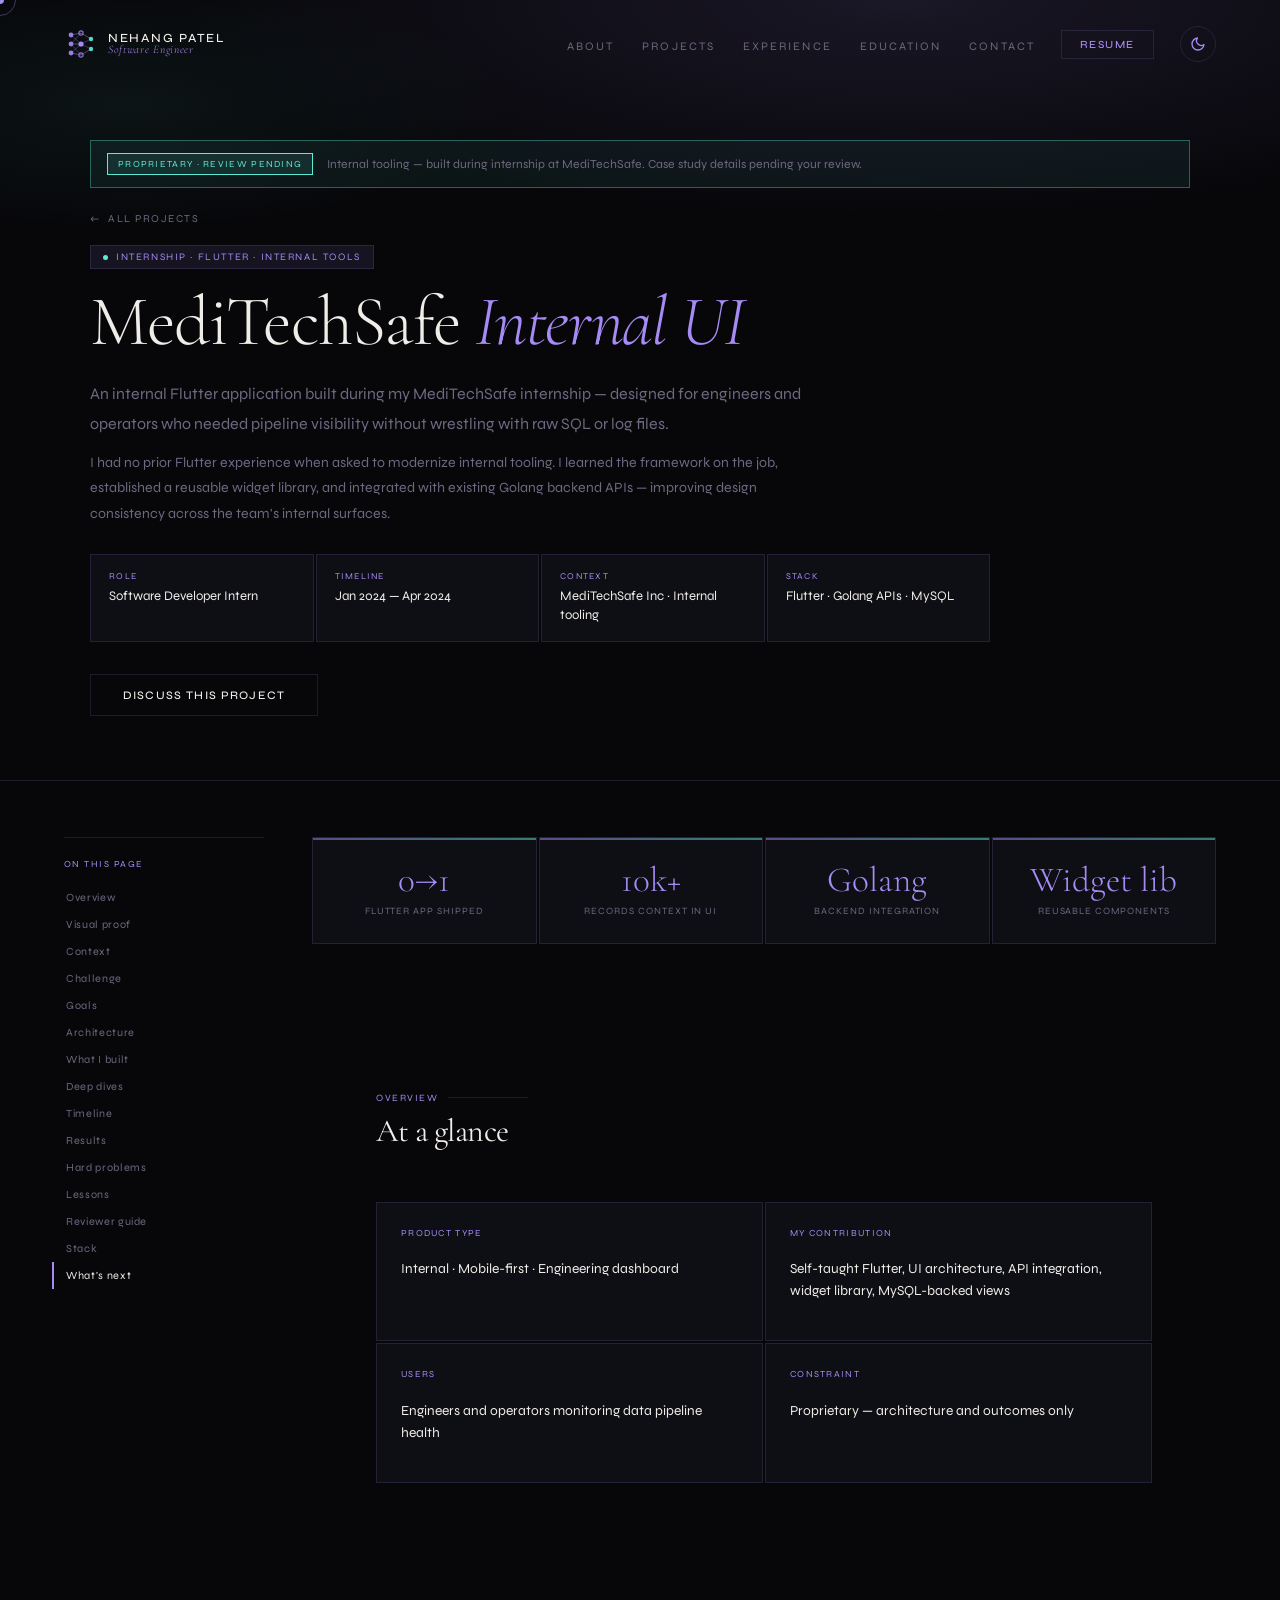
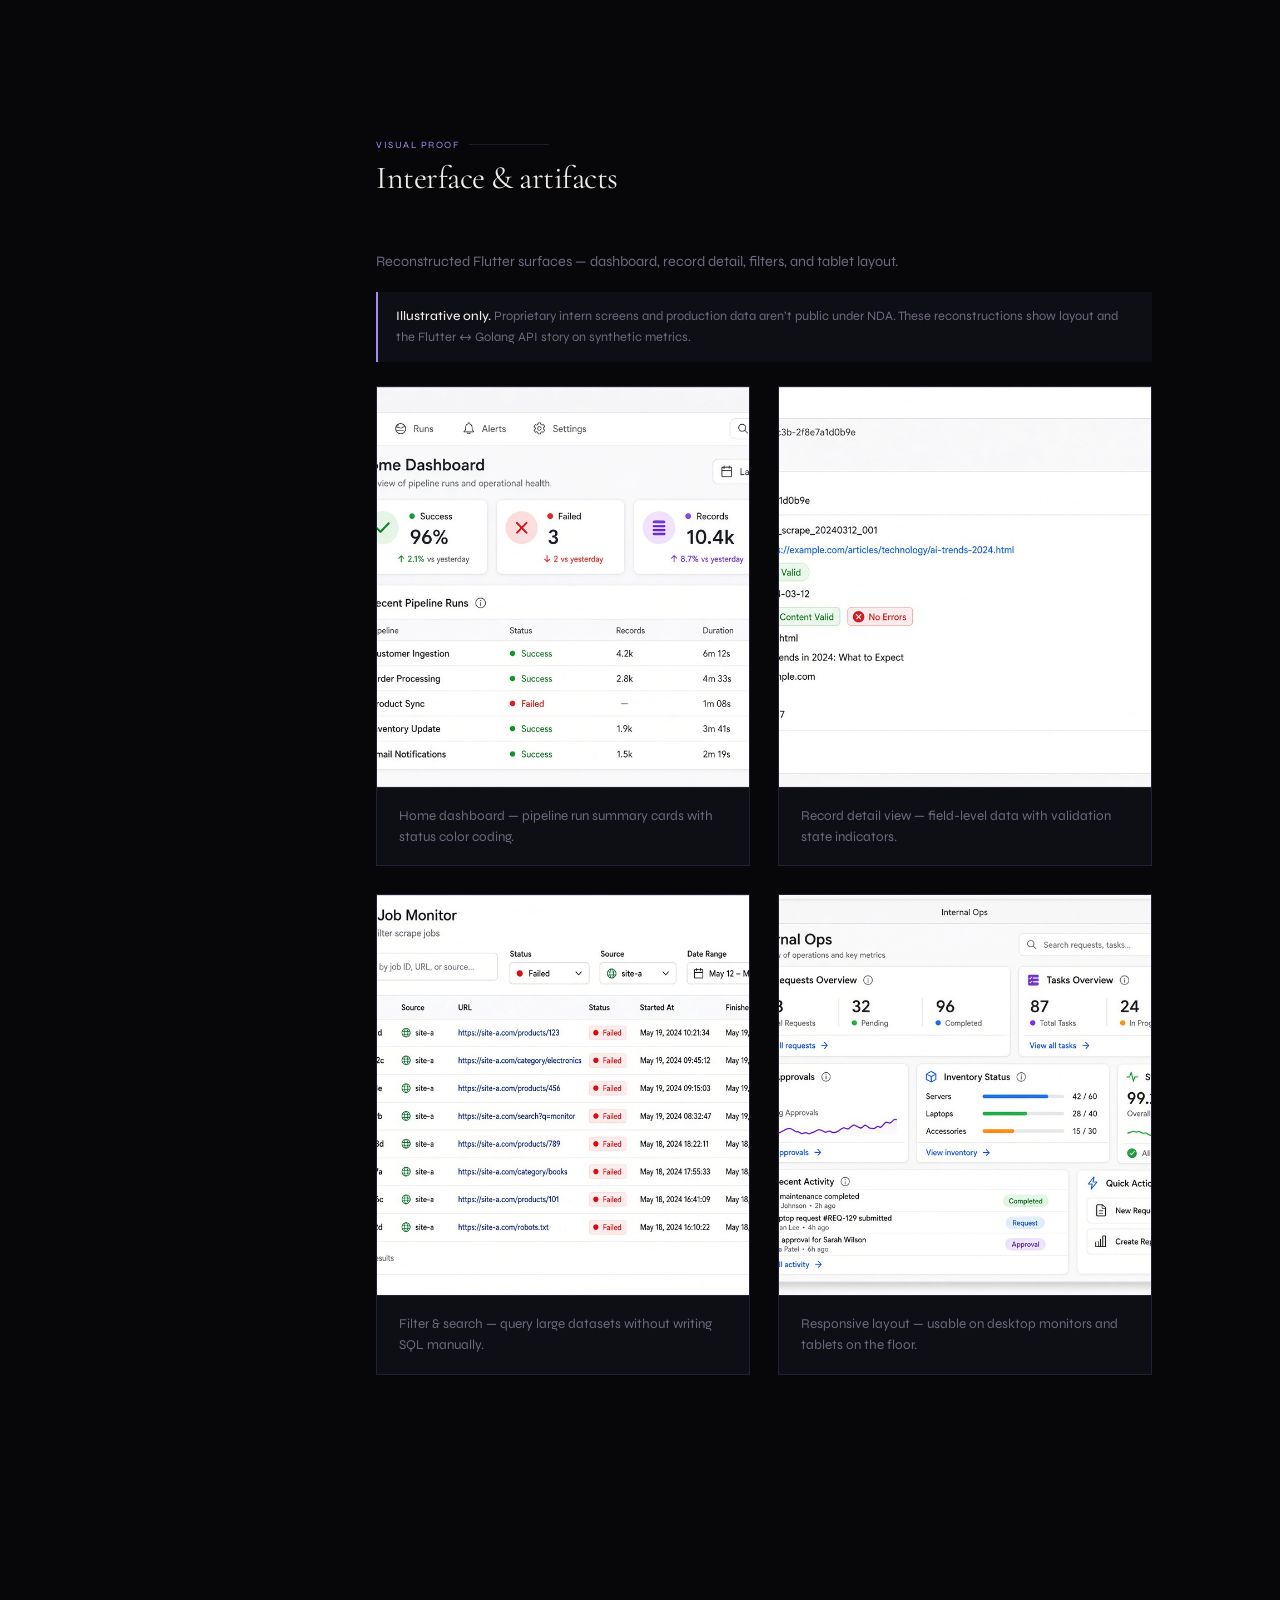
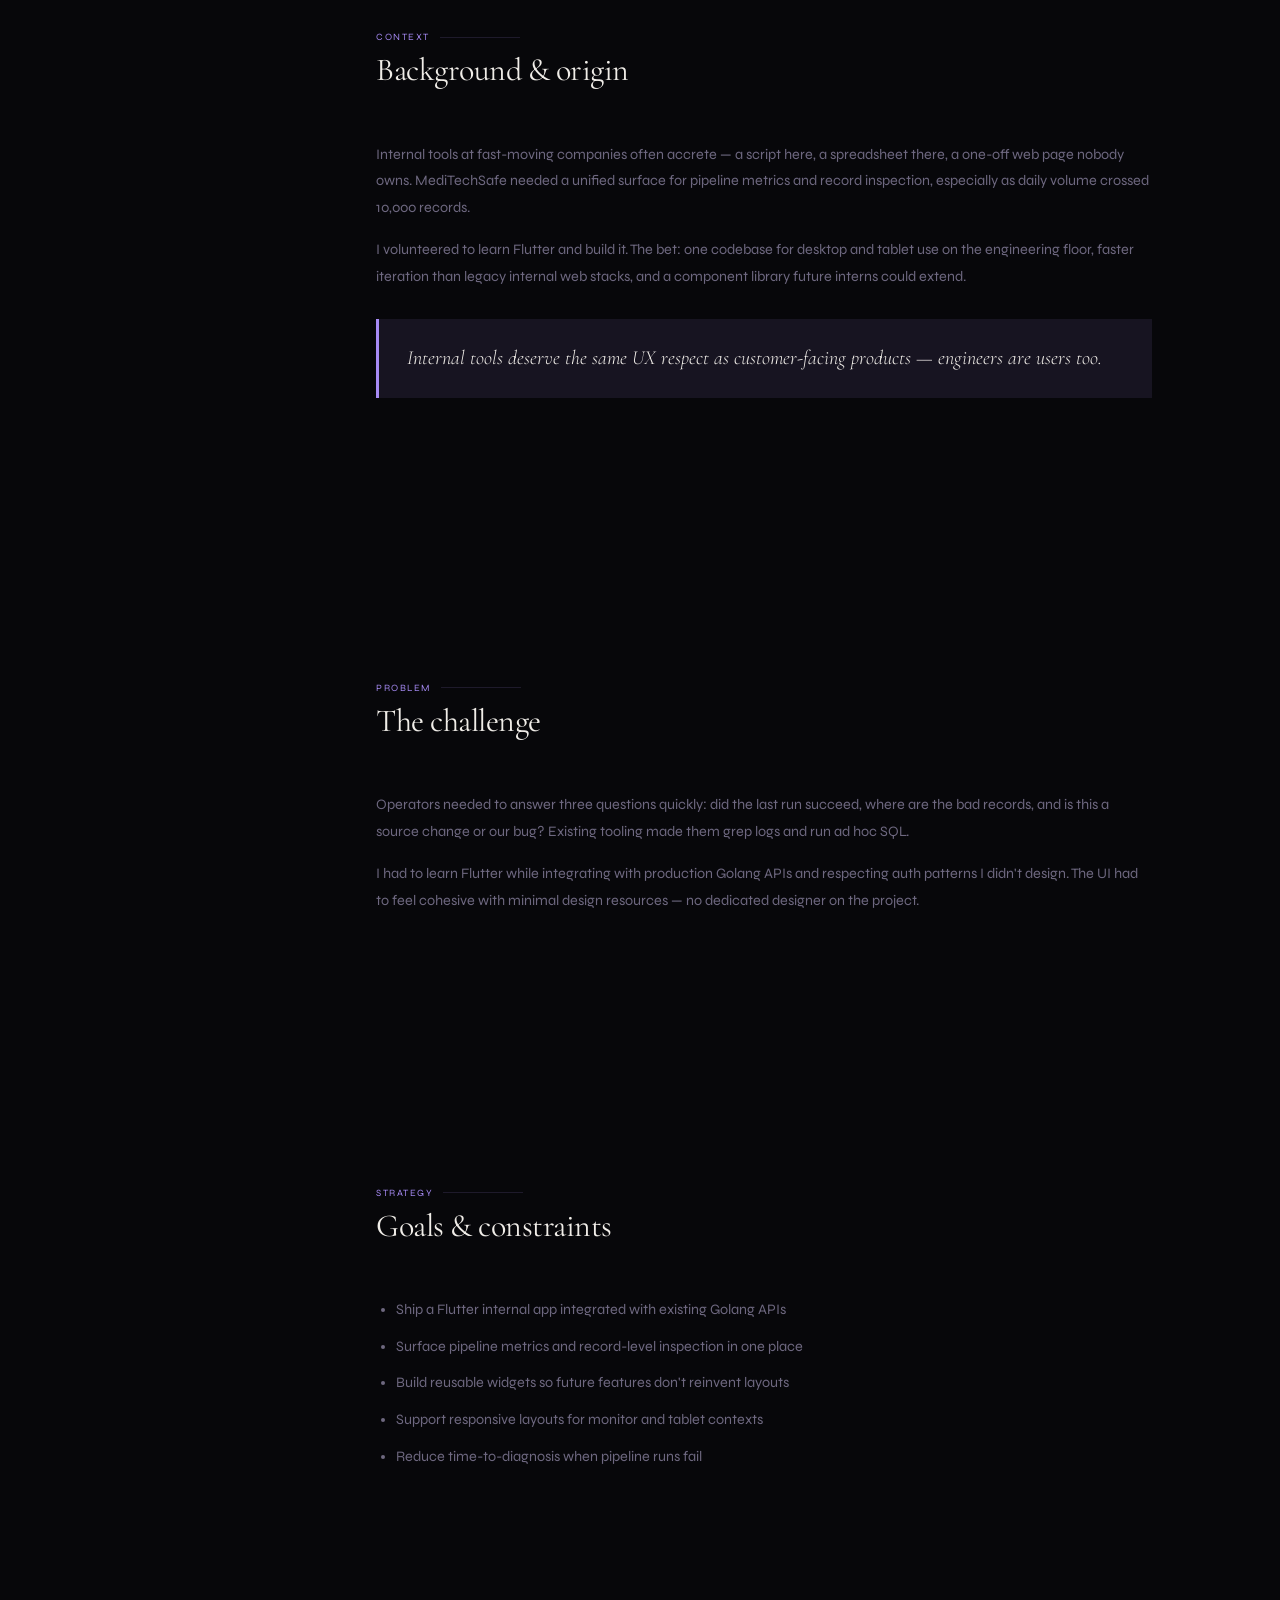
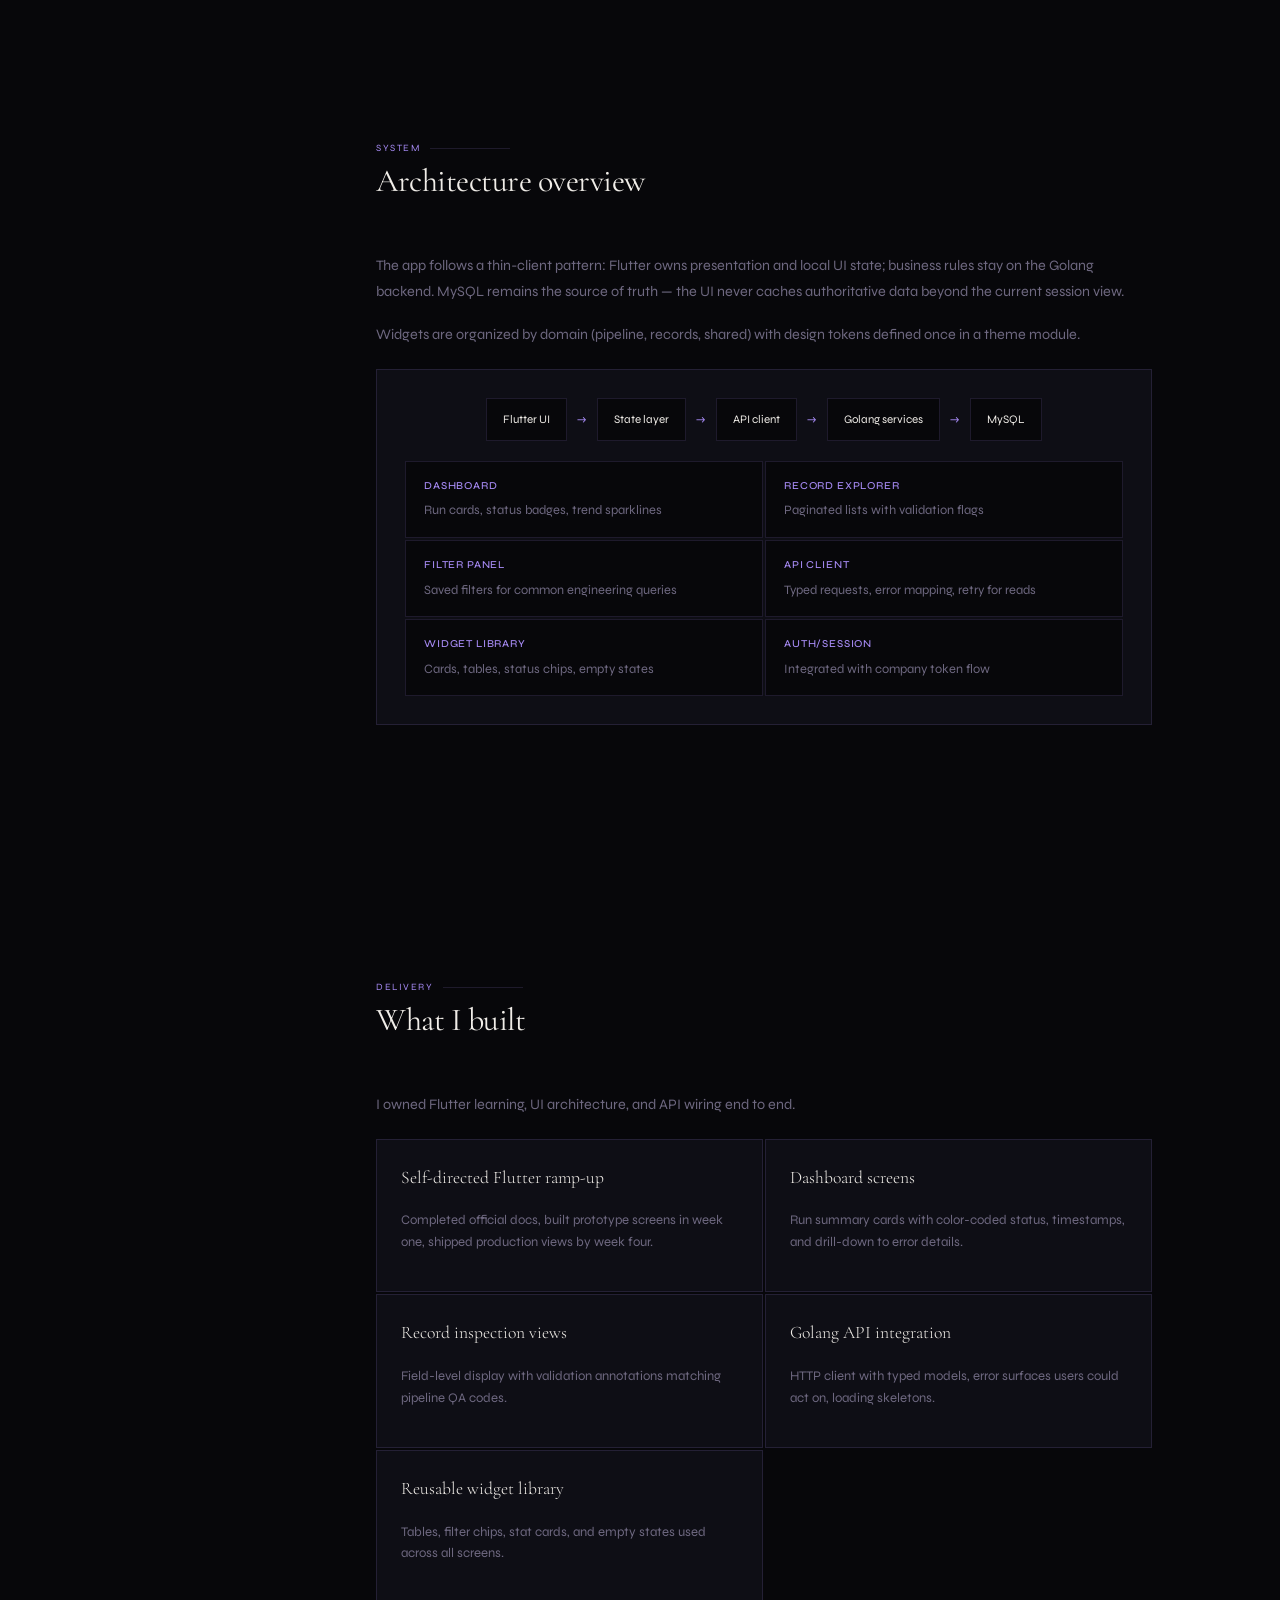
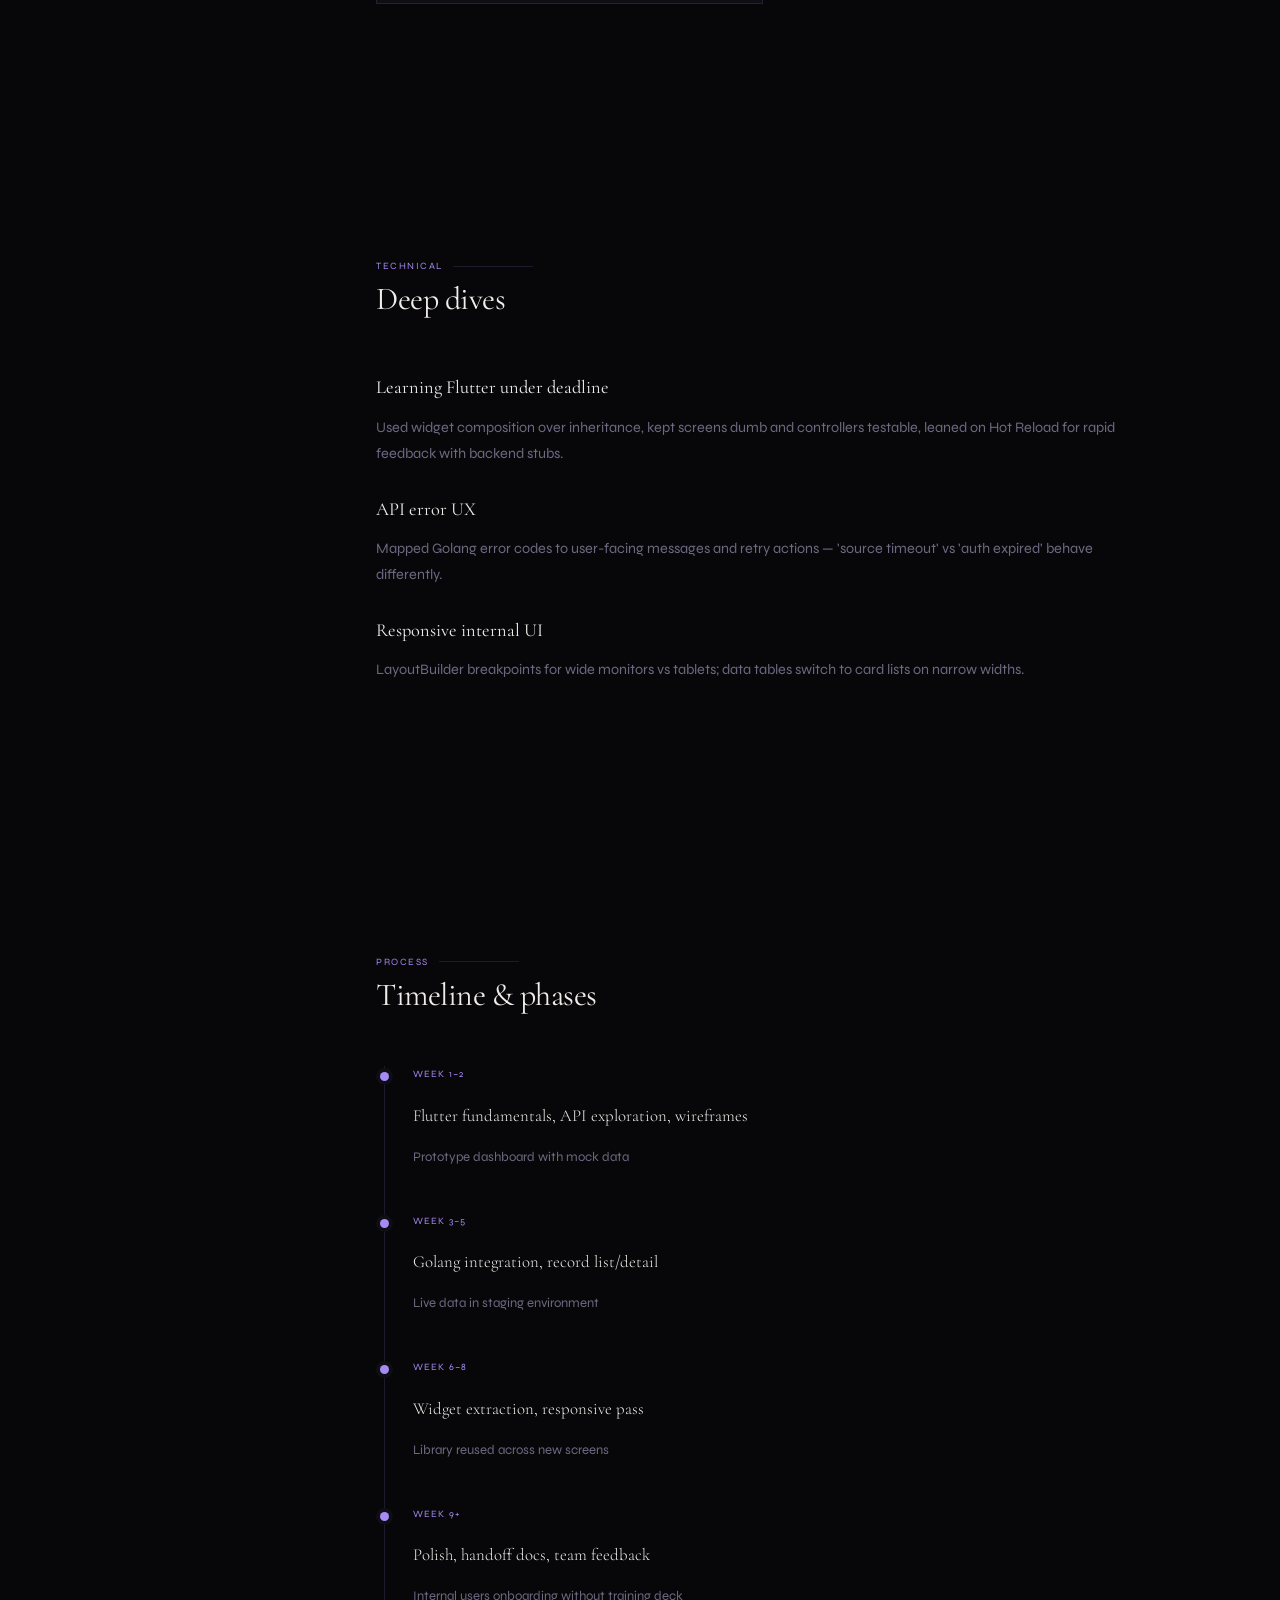
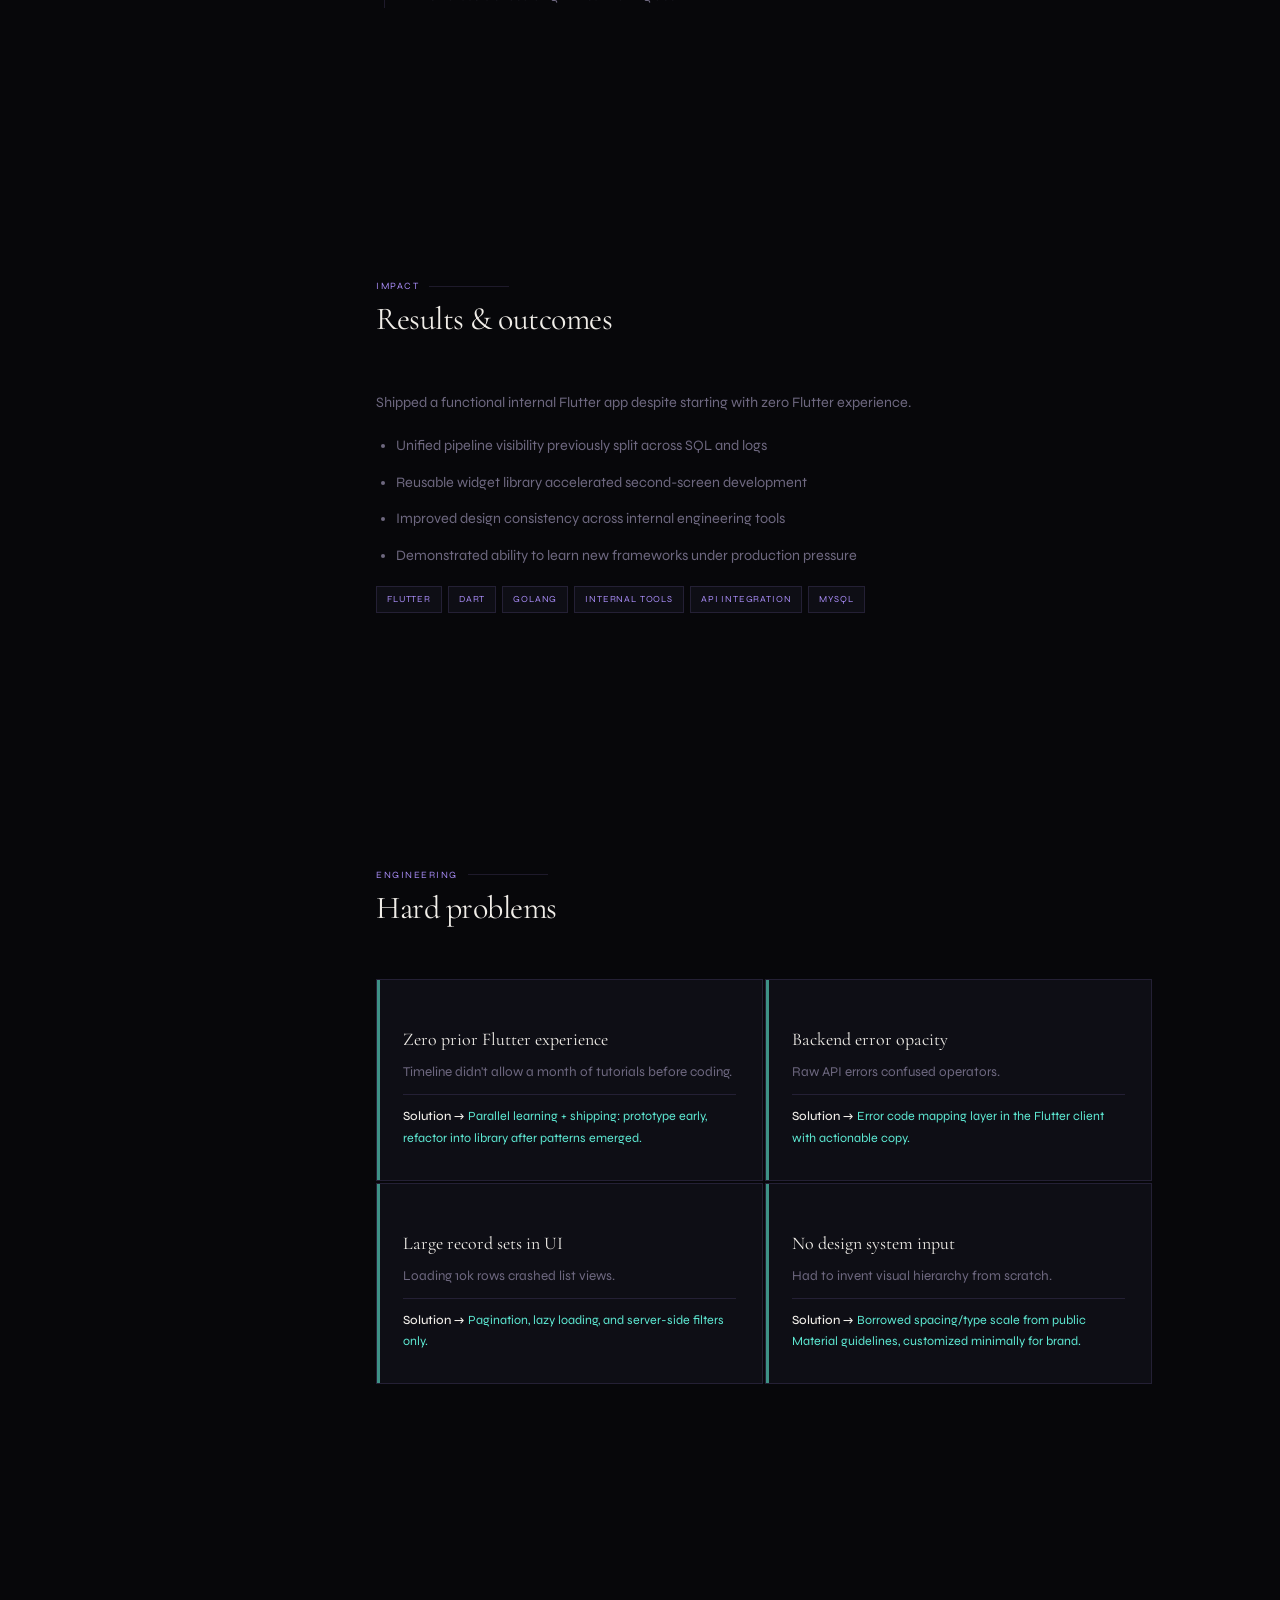
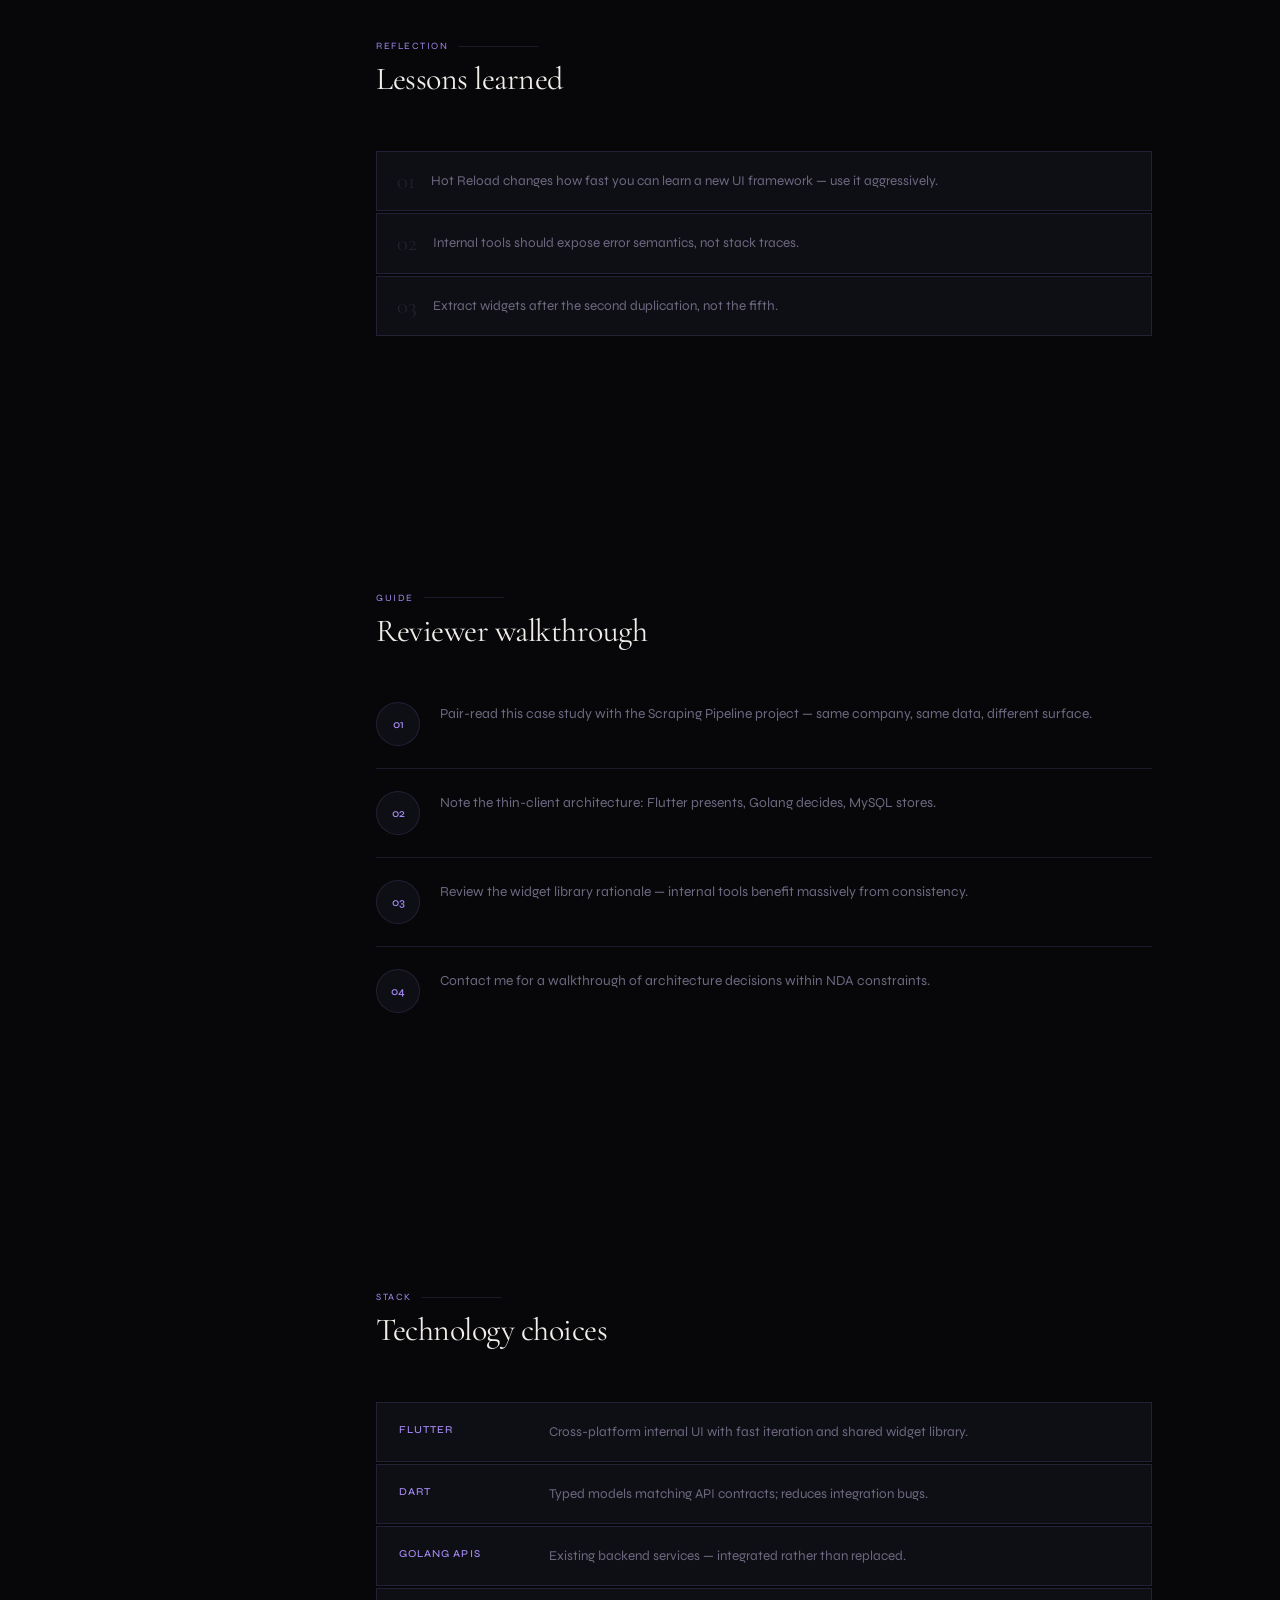
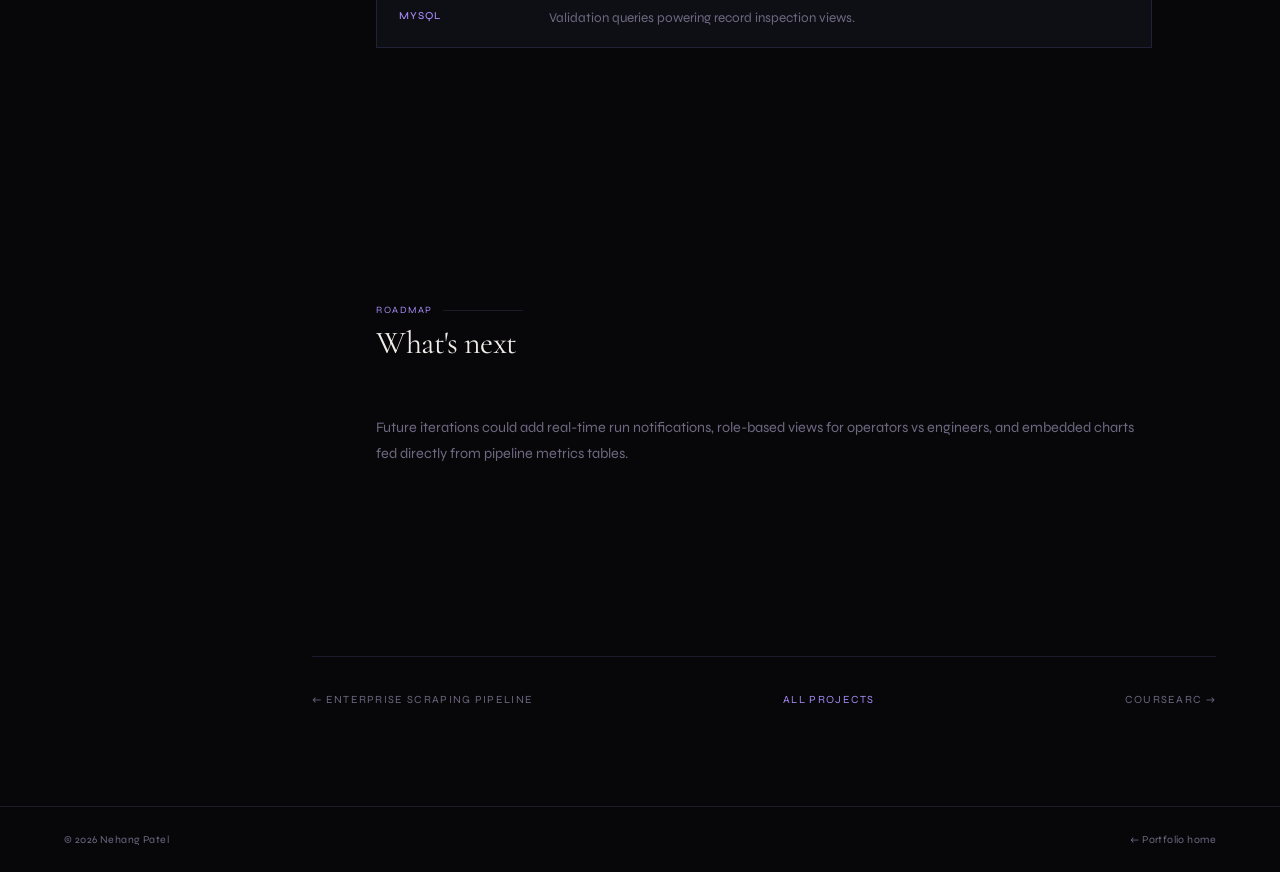
<file: projects/meditechsafe-ui.html>
<!DOCTYPE html>
<html lang="en" data-theme="dark">
<head>
<meta charset="UTF-8"/>
<meta name="color-scheme" content="dark light"/>
<meta name="theme-color" content="#07070A" media="(prefers-color-scheme: dark)"/>
<meta name="viewport" content="width=device-width, initial-scale=1.0"/>
<title>MediTechSafe Internal UI — Case Study | Nehang Patel</title>
<meta name="description" content="Learned Flutter independently and built MediTechSafe's internal project UI — responsive layouts, reusable widgets, and Golang API integration."/>
<meta property="og:title" content="MediTechSafe Internal UI — Case Study | Nehang Patel"/>
<meta property="og:description" content="Learned Flutter independently and built MediTechSafe's internal project UI — responsive layouts, reusable widgets, and Golang API integration."/>
<meta property="og:type" content="article"/>
<meta property="og:url" content="https://nehang-portfolio.vercel.app/projects/meditechsafe-ui"/>
<meta property="og:image" content="https://nehang-portfolio.vercel.app/assets/og-banner.png"/>
<meta name="twitter:card" content="summary_large_image"/>
<meta name="twitter:title" content="MediTechSafe Internal UI — Case Study"/>
<meta name="twitter:description" content="Learned Flutter independently and built MediTechSafe's internal project UI — responsive layouts, reusable widgets, and Golang API integration."/>
<meta name="twitter:image" content="https://nehang-portfolio.vercel.app/assets/og-banner.png"/>
<link rel="canonical" href="https://nehang-portfolio.vercel.app/projects/meditechsafe-ui"/>
<link rel="icon" type="image/svg+xml" href="data:image/svg+xml,%3Csvg xmlns='http://www.w3.org/2000/svg' viewBox='0 0 34 34'%3E%3Crect width='34' height='34' rx='7' fill='%2307070A'/%3E%3Ccircle cx='17' cy='17' r='2.6' fill='%23A78BF5'/%3E%3C/svg%3E"/>
<script>(function(){try{var t=localStorage.getItem('nehang-theme');document.documentElement.setAttribute('data-theme',t==='light'?'light':'dark');}catch(e){}})();</script>
<link rel="preconnect" href="https://fonts.googleapis.com"/>
<link rel="preconnect" href="https://fonts.gstatic.com" crossorigin/>
<link href="https://fonts.googleapis.com/css2?family=Cormorant+Garamond:ital,wght@0,300;0,400;0,600;1,300;1,400&family=Syne:wght@300;400;500;600&display=swap" rel="stylesheet"/>
<link rel="stylesheet" href="../assets/css/style.css?v=20260823"/>
<link rel="stylesheet" href="../assets/css/case-study.css?v=20261011"/>
</head>
<body>
<div id="progress-bar"></div>
<button id="btt" aria-label="Back to top">
  <svg viewBox="0 0 24 24" fill="none" stroke="currentColor" stroke-width="2" stroke-linecap="round" stroke-linejoin="round"><polyline points="18 15 12 9 6 15"/></svg>
</button>
<div id="cur"></div>
<div id="cur2"></div>
<a class="skip-link" href="#cs-main">Skip to content</a>

<nav id="nav">
  <a href="../index.html" class="logo" aria-label="Nehang Patel">
    <div class="logo-mark"><svg viewBox="0 0 34 34" fill="none" xmlns="http://www.w3.org/2000/svg">
        <line x1="7" y1="8"  x2="17" y2="6"  stroke="var(--gold)" stroke-width=".9" stroke-opacity=".5"/>
        <line x1="7" y1="8"  x2="17" y2="17" stroke="var(--gold)" stroke-width=".9" stroke-opacity=".35"/>
        <line x1="7" y1="17" x2="17" y2="6"  stroke="var(--gold)" stroke-width=".9" stroke-opacity=".35"/>
        <line x1="7" y1="17" x2="17" y2="17" stroke="var(--gold)" stroke-width=".9" stroke-opacity=".5"/>
        <line x1="7" y1="17" x2="17" y2="28" stroke="var(--gold)" stroke-width=".9" stroke-opacity=".35"/>
        <line x1="7" y1="26" x2="17" y2="17" stroke="var(--gold)" stroke-width=".9" stroke-opacity=".35"/>
        <line x1="7" y1="26" x2="17" y2="28" stroke="var(--gold)" stroke-width=".9" stroke-opacity=".5"/>
        <line x1="17" y1="6"  x2="27" y2="12" stroke="var(--gold)" stroke-width=".9" stroke-opacity=".5"/>
        <line x1="17" y1="17" x2="27" y2="12" stroke="var(--gold)" stroke-width=".9" stroke-opacity=".35"/>
        <line x1="17" y1="17" x2="27" y2="22" stroke="var(--gold)" stroke-width=".9" stroke-opacity=".35"/>
        <line x1="17" y1="28" x2="27" y2="22" stroke="var(--gold)" stroke-width=".9" stroke-opacity=".5"/>
        <circle cx="7" cy="8"  r="2.4" fill="var(--gold)" opacity=".9"/>
        <circle cx="7" cy="17" r="2.4" fill="var(--gold)" opacity=".9"/>
        <circle cx="7" cy="26" r="2.4" fill="var(--gold)" opacity=".9"/>
        <circle cx="17" cy="6"  r="2.1" fill="none" stroke="var(--gold)" stroke-width="1.2" opacity=".8"/>
        <circle cx="17" cy="17" r="2.6" fill="var(--gold)" opacity="1"/>
        <circle cx="17" cy="28" r="2.1" fill="none" stroke="var(--gold)" stroke-width="1.2" opacity=".8"/>
        <circle cx="27" cy="12" r="2.2" fill="var(--teal)" opacity=".9"/>
        <circle cx="27" cy="22" r="2.2" fill="var(--teal)" opacity=".9"/>
      </svg></div>
    <div class="logo-wordmark">
      <span class="logo-name">Nehang Patel</span>
      <span class="logo-sub">Software Engineer</span>
    </div>
  </a>
  <div class="nav-r">
    <ul class="nav-links">
      <li><a href="../index.html#about">About</a></li>
      <li><a href="../index.html#projects">Projects</a></li>
      <li><a href="../index.html#exp">Experience</a></li>
      <li><a href="../index.html#education">Education</a></li>
      <li><a href="../index.html#contact">Contact</a></li>
    </ul>
    <button class="resume-btn" id="resumeBtn">Resume</button>
    <button class="tog" id="tog" aria-label="Toggle theme">
      <svg class="icon-moon" width="16" height="16" viewBox="0 0 24 24" fill="none" stroke="currentColor" stroke-width="2" stroke-linecap="round" stroke-linejoin="round" style="color:var(--gold)"><path d="M21 12.79A9 9 0 1 1 11.21 3a7 7 0 0 0 9.79 9.79z"/></svg>
      <svg class="icon-sun" width="16" height="16" viewBox="0 0 24 24" fill="none" stroke="currentColor" stroke-width="2" stroke-linecap="round" stroke-linejoin="round" style="color:var(--gold)"><circle cx="12" cy="12" r="5"/><line x1="12" y1="1" x2="12" y2="3"/><line x1="12" y1="21" x2="12" y2="23"/><line x1="4.22" y1="4.22" x2="5.64" y2="5.64"/><line x1="18.36" y1="18.36" x2="19.78" y2="19.78"/><line x1="1" y1="12" x2="3" y2="12"/><line x1="21" y1="12" x2="23" y2="12"/><line x1="4.22" y1="19.78" x2="5.64" y2="18.36"/><line x1="18.36" y1="5.64" x2="19.78" y2="4.22"/></svg>
    </button>
    <button class="ham" id="ham" aria-label="Menu"><span></span><span></span><span></span></button>
  </div>
</nav>

<div class="nav-drawer" id="drawer">
  <a href="../index.html#about" class="dl">About</a>
  <a href="../index.html#projects" class="dl">Projects</a>
  <a href="../index.html#exp" class="dl">Experience</a>
  <a href="../index.html#education" class="dl">Education</a>
  <a href="../index.html#contact" class="dl">Contact</a>
  <button class="drawer-resume" id="drawerResumeBtn">Resume</button>
  <div class="drawer-socials">
    <a href="https://www.linkedin.com/in/nehangpatel/" target="_blank" rel="noopener noreferrer" class="drawer-soc" aria-label="LinkedIn"><svg viewBox="0 0 24 24"><path d="M16 8a6 6 0 0 1 6 6v7h-4v-7a2 2 0 0 0-2-2 2 2 0 0 0-2 2v7h-4v-7a6 6 0 0 1 6-6z"/><rect x="2" y="9" width="4" height="12"/><circle cx="4" cy="4" r="2"/></svg></a>
    <a href="https://github.com/NehangPatel23" target="_blank" rel="noopener noreferrer" class="drawer-soc" aria-label="GitHub"><svg viewBox="0 0 24 24"><path d="M9 19c-5 1.5-5-2.5-7-3m14 6v-3.87a3.37 3.37 0 0 0-.94-2.61c3.14-.35 6.44-1.54 6.44-7A5.44 5.44 0 0 0 20 4.77 5.07 5.07 0 0 0 19.91 1S18.73.65 16 2.48a13.38 13.38 0 0 0-7 0C6.27.65 5.09 1 5.09 1A5.07 5.07 0 0 0 5 4.77a5.44 5.44 0 0 0-1.5 3.78c0 5.42 3.3 6.61 6.44 7A3.37 3.37 0 0 0 9 18.13V22"/></svg></a>
    <a href="https://x.com/itsnehangp_x" target="_blank" rel="noopener noreferrer" class="drawer-soc" aria-label="X"><svg viewBox="0 0 24 24"><path fill="currentColor" stroke="none" d="M18.244 2.25h3.308l-7.227 8.26 8.502 11.24H16.17l-5.214-6.817L4.99 21.75H1.68l7.73-8.835L1.254 2.25H8.08l4.713 6.231zm-1.161 17.52h1.833L7.084 4.126H5.117z"/></svg></a>
    <a href="mailto:nehangal@usc.edu?subject=Hello%20Nehang&amp;body=Hi%20Nehang%2C%0A%0AI%20came%20across%20your%20portfolio%20and%20wanted%20to%20connect.%0A%0A" class="drawer-soc" aria-label="Email"><svg viewBox="0 0 24 24"><path d="M4 4h16c1.1 0 2 .9 2 2v12c0 1.1-.9 2-2 2H4c-1.1 0-2-.9-2-2V6c0-1.1.9-2 2-2z"/><polyline points="22,6 12,13 2,6"/></svg></a>
  </div>
</div>
<main id="cs-main" class="cs-page">

  <header class="cs-hero">
    <div class="cs-hero-inner">
      <div class="cs-proprietary r">
        <span class="cs-proprietary-pill">Proprietary · Review pending</span>
        <span class="cs-proprietary-note">Internal tooling — built during internship at MediTechSafe. Case study details pending your review.</span>
      </div>
      <a href="../index.html#projects" class="cs-back r">All projects</a>
      <p class="cs-eyebrow r"><span class="cs-eyebrow-dot"></span>Internship · Flutter · Internal Tools</p>
      <h1 class="cs-title r">MediTechSafe <em>Internal UI</em></h1>
      <p class="cs-lead r">An internal Flutter application built during my MediTechSafe internship — designed for engineers and operators who needed pipeline visibility without wrestling with raw SQL or log files.</p>
      <p class="cs-lead-sub r">I had no prior Flutter experience when asked to modernize internal tooling. I learned the framework on the job, established a reusable widget library, and integrated with existing Golang backend APIs — improving design consistency across the team's internal surfaces.</p>
      <div class="cs-meta-grid r"><div class="cs-meta-cell"><p class="cs-meta-label">Role</p><p class="cs-meta-val">Software Developer Intern</p></div><div class="cs-meta-cell"><p class="cs-meta-label">Timeline</p><p class="cs-meta-val">Jan 2024 — Apr 2024</p></div><div class="cs-meta-cell"><p class="cs-meta-label">Context</p><p class="cs-meta-val">MediTechSafe Inc · Internal tooling</p></div><div class="cs-meta-cell"><p class="cs-meta-label">Stack</p><p class="cs-meta-val">Flutter · Golang APIs · MySQL</p></div></div>
      <div class="cs-ctas r"><a href="../index.html#contact" class="btn btn-g">Discuss this project</a></div>
    </div>
  </header>

  <div class="cs-layout">
    <aside class="cs-toc"><p class="cs-toc-label">On this page</p><a href="#overview">Overview</a><a href="#visual-proof">Visual proof</a><a href="#context">Context</a><a href="#challenge">Challenge</a><a href="#goals">Goals</a><a href="#architecture">Architecture</a><a href="#built">What I built</a><a href="#deep-dives">Deep dives</a><a href="#timeline">Timeline</a><a href="#results">Results</a><a href="#problems">Hard problems</a><a href="#lessons">Lessons</a><a href="#reviewer">Reviewer guide</a><a href="#stack">Stack</a><a href="#next">What's next</a></aside>
    <div class="cs-content">
      <div class="cs-metrics"><div class="cs-metric r"><div class="cs-metric-n">0→1</div><div class="cs-metric-l">Flutter app shipped</div></div><div class="cs-metric r"><div class="cs-metric-n">10k+</div><div class="cs-metric-l">Records context in UI</div></div><div class="cs-metric r"><div class="cs-metric-n">Golang</div><div class="cs-metric-l">Backend integration</div></div><div class="cs-metric r"><div class="cs-metric-n">Widget lib</div><div class="cs-metric-l">Reusable components</div></div></div>

      <section class="cs-section r" id="overview">
      <div class="cs-section-head"><p class="cs-section-label">Overview</p><h2 class="cs-section-title">At a glance</h2></div>
      <div class="cs-section-body"><div class="cs-glance"><div class="cs-glance-item r"><p class="cs-glance-label">Product type</p><p class="cs-glance-val">Internal · Mobile-first · Engineering dashboard</p></div><div class="cs-glance-item r"><p class="cs-glance-label">My contribution</p><p class="cs-glance-val">Self-taught Flutter, UI architecture, API integration, widget library, MySQL-backed views</p></div><div class="cs-glance-item r"><p class="cs-glance-label">Users</p><p class="cs-glance-val">Engineers and operators monitoring data pipeline health</p></div><div class="cs-glance-item r"><p class="cs-glance-label">Constraint</p><p class="cs-glance-val">Proprietary — architecture and outcomes only</p></div></div></div>
    </section>
      <section class="cs-section r" id="visual-proof">
      <div class="cs-section-head"><p class="cs-section-label">Visual proof</p><h2 class="cs-section-title">Interface & artifacts</h2></div>
      <div class="cs-section-body"><p>Reconstructed Flutter surfaces — dashboard, record detail, filters, and tablet layout.</p><p class="cs-illus"><strong>Illustrative only.</strong> Proprietary intern screens and production data aren’t public under NDA. These reconstructions show layout and the Flutter ↔ Golang API story on synthetic metrics.</p><div class="cs-gallery cs-gallery-2"><figure class="cs-gallery-item r">
      <img src="../assets/projects/case-studies/meditechsafe-ui/dashboard.png" alt="Home dashboard — pipeline run summary cards with status color coding." loading="lazy"/>
      <figcaption class="cs-gallery-cap">Home dashboard — pipeline run summary cards with status color coding.</figcaption>
    </figure><figure class="cs-gallery-item r">
      <img src="../assets/projects/case-studies/meditechsafe-ui/detail.png" alt="Record detail view — field-level data with validation state indicators." loading="lazy"/>
      <figcaption class="cs-gallery-cap">Record detail view — field-level data with validation state indicators.</figcaption>
    </figure><figure class="cs-gallery-item r">
      <img src="../assets/projects/case-studies/meditechsafe-ui/filter.png" alt="Filter & search — query large datasets without writing SQL manually." loading="lazy"/>
      <figcaption class="cs-gallery-cap">Filter & search — query large datasets without writing SQL manually.</figcaption>
    </figure><figure class="cs-gallery-item r">
      <img src="../assets/projects/case-studies/meditechsafe-ui/tablet.png" alt="Responsive layout — usable on desktop monitors and tablets on the floor." loading="lazy"/>
      <figcaption class="cs-gallery-cap">Responsive layout — usable on desktop monitors and tablets on the floor.</figcaption>
    </figure></div></div>
    </section>
      <section class="cs-section r" id="context">
      <div class="cs-section-head"><p class="cs-section-label">Context</p><h2 class="cs-section-title">Background & origin</h2></div>
      <div class="cs-section-body"><p>Internal tools at fast-moving companies often accrete — a script here, a spreadsheet there, a one-off web page nobody owns. MediTechSafe needed a unified surface for pipeline metrics and record inspection, especially as daily volume crossed 10,000 records.</p><p>I volunteered to learn Flutter and build it. The bet: one codebase for desktop and tablet use on the engineering floor, faster iteration than legacy internal web stacks, and a component library future interns could extend.</p><blockquote class="cs-quote r">Internal tools deserve the same UX respect as customer-facing products — engineers are users too.</blockquote></div>
    </section>
      <section class="cs-section r" id="challenge">
      <div class="cs-section-head"><p class="cs-section-label">Problem</p><h2 class="cs-section-title">The challenge</h2></div>
      <div class="cs-section-body"><p>Operators needed to answer three questions quickly: did the last run succeed, where are the bad records, and is this a source change or our bug? Existing tooling made them grep logs and run ad hoc SQL.</p><p>I had to learn Flutter while integrating with production Golang APIs and respecting auth patterns I didn't design. The UI had to feel cohesive with minimal design resources — no dedicated designer on the project.</p></div>
    </section>
      <section class="cs-section r" id="goals">
      <div class="cs-section-head"><p class="cs-section-label">Strategy</p><h2 class="cs-section-title">Goals & constraints</h2></div>
      <div class="cs-section-body"><ul><li>Ship a Flutter internal app integrated with existing Golang APIs</li><li>Surface pipeline metrics and record-level inspection in one place</li><li>Build reusable widgets so future features don't reinvent layouts</li><li>Support responsive layouts for monitor and tablet contexts</li><li>Reduce time-to-diagnosis when pipeline runs fail</li></ul></div>
    </section>
      <section class="cs-section r" id="architecture">
      <div class="cs-section-head"><p class="cs-section-label">System</p><h2 class="cs-section-title">Architecture overview</h2></div>
      <div class="cs-section-body"><p>The app follows a thin-client pattern: Flutter owns presentation and local UI state; business rules stay on the Golang backend. MySQL remains the source of truth — the UI never caches authoritative data beyond the current session view.</p><p>Widgets are organized by domain (pipeline, records, shared) with design tokens defined once in a theme module.</p><div class="cs-arch"><div class="cs-flow"><span>Flutter UI</span><span class="cs-arrow">→</span><span>State layer</span><span class="cs-arrow">→</span><span>API client</span><span class="cs-arrow">→</span><span>Golang services</span><span class="cs-arrow">→</span><span>MySQL</span></div><div class="cs-arch-list"><div class="cs-arch-item"><strong>Dashboard</strong>Run cards, status badges, trend sparklines</div><div class="cs-arch-item"><strong>Record explorer</strong>Paginated lists with validation flags</div><div class="cs-arch-item"><strong>Filter panel</strong>Saved filters for common engineering queries</div><div class="cs-arch-item"><strong>API client</strong>Typed requests, error mapping, retry for reads</div><div class="cs-arch-item"><strong>Widget library</strong>Cards, tables, status chips, empty states</div><div class="cs-arch-item"><strong>Auth/session</strong>Integrated with company token flow</div></div></div></div>
    </section>
      <section class="cs-section r" id="built">
      <div class="cs-section-head"><p class="cs-section-label">Delivery</p><h2 class="cs-section-title">What I built</h2></div>
      <div class="cs-section-body"><p>I owned Flutter learning, UI architecture, and API wiring end to end.</p><div class="cs-features"><div class="cs-feature r"><p class="cs-feature-title">Self-directed Flutter ramp-up</p><p class="cs-feature-desc">Completed official docs, built prototype screens in week one, shipped production views by week four.</p></div><div class="cs-feature r"><p class="cs-feature-title">Dashboard screens</p><p class="cs-feature-desc">Run summary cards with color-coded status, timestamps, and drill-down to error details.</p></div><div class="cs-feature r"><p class="cs-feature-title">Record inspection views</p><p class="cs-feature-desc">Field-level display with validation annotations matching pipeline QA codes.</p></div><div class="cs-feature r"><p class="cs-feature-title">Golang API integration</p><p class="cs-feature-desc">HTTP client with typed models, error surfaces users could act on, loading skeletons.</p></div><div class="cs-feature r"><p class="cs-feature-title">Reusable widget library</p><p class="cs-feature-desc">Tables, filter chips, stat cards, and empty states used across all screens.</p></div></div></div>
    </section>
      <section class="cs-section r" id="deep-dives">
      <div class="cs-section-head"><p class="cs-section-label">Technical</p><h2 class="cs-section-title">Deep dives</h2></div>
      <div class="cs-section-body"><h4>Learning Flutter under deadline</h4><p>Used widget composition over inheritance, kept screens dumb and controllers testable, leaned on Hot Reload for rapid feedback with backend stubs.</p><h4>API error UX</h4><p>Mapped Golang error codes to user-facing messages and retry actions — 'source timeout' vs 'auth expired' behave differently.</p><h4>Responsive internal UI</h4><p>LayoutBuilder breakpoints for wide monitors vs tablets; data tables switch to card lists on narrow widths.</p></div>
    </section>
      <section class="cs-section r" id="timeline">
      <div class="cs-section-head"><p class="cs-section-label">Process</p><h2 class="cs-section-title">Timeline & phases</h2></div>
      <div class="cs-section-body"><div class="cs-timeline"><div class="cs-tl-item"><p class="cs-tl-phase">Week 1–2</p><p class="cs-tl-title">Flutter fundamentals, API exploration, wireframes</p><p class="cs-tl-desc">Prototype dashboard with mock data</p></div><div class="cs-tl-item"><p class="cs-tl-phase">Week 3–5</p><p class="cs-tl-title">Golang integration, record list/detail</p><p class="cs-tl-desc">Live data in staging environment</p></div><div class="cs-tl-item"><p class="cs-tl-phase">Week 6–8</p><p class="cs-tl-title">Widget extraction, responsive pass</p><p class="cs-tl-desc">Library reused across new screens</p></div><div class="cs-tl-item"><p class="cs-tl-phase">Week 9+</p><p class="cs-tl-title">Polish, handoff docs, team feedback</p><p class="cs-tl-desc">Internal users onboarding without training deck</p></div></div></div>
    </section>
      <section class="cs-section r" id="results">
      <div class="cs-section-head"><p class="cs-section-label">Impact</p><h2 class="cs-section-title">Results & outcomes</h2></div>
      <div class="cs-section-body"><p>Shipped a functional internal Flutter app despite starting with zero Flutter experience.</p><ul><li>Unified pipeline visibility previously split across SQL and logs</li><li>Reusable widget library accelerated second-screen development</li><li>Improved design consistency across internal engineering tools</li><li>Demonstrated ability to learn new frameworks under production pressure</li></ul><div class="cs-tags"><span class="cs-tag">Flutter</span><span class="cs-tag">Dart</span><span class="cs-tag">Golang</span><span class="cs-tag">Internal Tools</span><span class="cs-tag">API Integration</span><span class="cs-tag">MySQL</span></div></div>
    </section>
      <section class="cs-section r" id="problems">
      <div class="cs-section-head"><p class="cs-section-label">Engineering</p><h2 class="cs-section-title">Hard problems</h2></div>
      <div class="cs-section-body"><div class="cs-problems"><div class="cs-problem r"><h4>Zero prior Flutter experience</h4><p>Timeline didn't allow a month of tutorials before coding.</p><p class="cs-solution"><strong>Solution →</strong> Parallel learning + shipping: prototype early, refactor into library after patterns emerged.</p></div><div class="cs-problem r"><h4>Backend error opacity</h4><p>Raw API errors confused operators.</p><p class="cs-solution"><strong>Solution →</strong> Error code mapping layer in the Flutter client with actionable copy.</p></div><div class="cs-problem r"><h4>Large record sets in UI</h4><p>Loading 10k rows crashed list views.</p><p class="cs-solution"><strong>Solution →</strong> Pagination, lazy loading, and server-side filters only.</p></div><div class="cs-problem r"><h4>No design system input</h4><p>Had to invent visual hierarchy from scratch.</p><p class="cs-solution"><strong>Solution →</strong> Borrowed spacing/type scale from public Material guidelines, customized minimally for brand.</p></div></div></div>
    </section>
      <section class="cs-section r" id="lessons">
      <div class="cs-section-head"><p class="cs-section-label">Reflection</p><h2 class="cs-section-title">Lessons learned</h2></div>
      <div class="cs-section-body"><div class="cs-lessons"><div class="cs-lesson r"><span class="cs-lesson-n">01</span><span>Hot Reload changes how fast you can learn a new UI framework — use it aggressively.</span></div><div class="cs-lesson r"><span class="cs-lesson-n">02</span><span>Internal tools should expose error semantics, not stack traces.</span></div><div class="cs-lesson r"><span class="cs-lesson-n">03</span><span>Extract widgets after the second duplication, not the fifth.</span></div></div></div>
    </section>
      <section class="cs-section r" id="reviewer">
      <div class="cs-section-head"><p class="cs-section-label">Guide</p><h2 class="cs-section-title">Reviewer walkthrough</h2></div>
      <div class="cs-section-body"><div class="cs-steps"><div class="cs-step r"><span class="cs-step-n">01</span><p>Pair-read this case study with the Scraping Pipeline project — same company, same data, different surface.</p></div><div class="cs-step r"><span class="cs-step-n">02</span><p>Note the thin-client architecture: Flutter presents, Golang decides, MySQL stores.</p></div><div class="cs-step r"><span class="cs-step-n">03</span><p>Review the widget library rationale — internal tools benefit massively from consistency.</p></div><div class="cs-step r"><span class="cs-step-n">04</span><p>Contact me for a walkthrough of architecture decisions within NDA constraints.</p></div></div></div>
    </section>
      <section class="cs-section r" id="stack">
      <div class="cs-section-head"><p class="cs-section-label">Stack</p><h2 class="cs-section-title">Technology choices</h2></div>
      <div class="cs-section-body"><div class="cs-rationale"><div class="cs-rat-item r"><span class="cs-rat-tech">Flutter</span><span class="cs-rat-why">Cross-platform internal UI with fast iteration and shared widget library.</span></div><div class="cs-rat-item r"><span class="cs-rat-tech">Dart</span><span class="cs-rat-why">Typed models matching API contracts; reduces integration bugs.</span></div><div class="cs-rat-item r"><span class="cs-rat-tech">Golang APIs</span><span class="cs-rat-why">Existing backend services — integrated rather than replaced.</span></div><div class="cs-rat-item r"><span class="cs-rat-tech">MySQL</span><span class="cs-rat-why">Validation queries powering record inspection views.</span></div></div></div>
    </section>
      <section class="cs-section r" id="next">
      <div class="cs-section-head"><p class="cs-section-label">Roadmap</p><h2 class="cs-section-title">What's next</h2></div>
      <div class="cs-section-body"><p>Future iterations could add real-time run notifications, role-based views for operators vs engineers, and embedded charts fed directly from pipeline metrics tables.</p></div>
    </section>

      <div class="cs-footer-nav r">
        <a href="scraping-pipeline.html">← Enterprise Scraping Pipeline</a>
        <a href="../index.html#projects" class="cs-fn-home">All projects</a>
        <a href="coursearc.html">CourseArc →</a>
      </div>
    </div>
  </div>
</main>
<footer><p>© 2026 Nehang Patel</p><div class="footer-right"><a href="../index.html" style="color:var(--muted);font-size:.66rem;text-decoration:none">← Portfolio home</a></div></footer>
<div id="resumeOverlay" role="dialog" aria-modal="true" aria-label="Nehang Patel — Resume">
  <div class="resume-modal">
    <div class="resume-modal-bar">
      <p class="resume-modal-title">Nehang Patel <span>— Resume</span></p>
      <div class="resume-modal-actions">
        <a href="../assets/resume/Nehang_Patel_Resume.pdf" download="Nehang_Patel_Resume.pdf" rel="noopener noreferrer" class="resume-dl-btn" id="resumeDlBtn">
          <svg viewBox="0 0 24 24" fill="none" stroke="currentColor" stroke-width="2" stroke-linecap="round" stroke-linejoin="round"><path d="M21 15v4a2 2 0 0 1-2 2H5a2 2 0 0 1-2-2v-4"/><polyline points="7 10 12 15 17 10"/><line x1="12" y1="15" x2="12" y2="3"/></svg>
          Download PDF
        </a>
        <button class="resume-close" id="resumeClose" aria-label="Close">
          <svg viewBox="0 0 24 24" fill="none" stroke="currentColor" stroke-width="2" stroke-linecap="round"><line x1="18" y1="6" x2="6" y2="18"/><line x1="6" y1="6" x2="18" y2="18"/></svg>
        </button>
      </div>
    </div>
    <div class="resume-body">
      <div class="rv-header">
        <h2 class="rv-name">Nehang <span>Patel</span></h2>
        <div class="rv-meta">
          <span>Los Angeles, CA 90007</span>
          <a href="mailto:nehangal@usc.edu">nehangal@usc.edu</a>
          <a href="tel:+15137268552">(513) 726-8552</a>
          <a href="https://www.linkedin.com/in/nehangpatel/" target="_blank" rel="noopener noreferrer">linkedin.com/in/nehangpatel</a>
          <a href="https://nehang-portfolio.vercel.app">nehang-portfolio.vercel.app</a>
        </div>
      </div>

      <div class="rv-section">
        <p class="rv-section-title">Professional Summary</p>
        <p class="rv-summary">Full-stack Software Engineer pursuing an M.S. in Computer Science at USC, with production experience building web applications, data pipelines, and AI-powered tools. Proficient in Python, TypeScript, React, Next.js, and Golang, with hands-on work shipping containerized applications, integrating LLM APIs, and collaborating in Agile teams. Actively seeking software engineering internship or new-grad opportunities.</p>
      </div>

      <div class="rv-section">
        <p class="rv-section-title">Education</p>
        <div class="rv-entry">
          <div class="rv-entry-head"><span class="rv-entry-title">University of Southern California</span><span class="rv-entry-date">Aug 2025 — Present</span></div>
          <p class="rv-entry-sub">Master of Science in Computer Science · Viterbi School of Engineering · Los Angeles, CA</p>
          <p class="rv-entry-note">Graduating May 2027 · Computer Forensics &amp; Information Retrieval (in session), Analysis of Algorithms, Database Systems, Web Technologies, Applied Cryptography</p>
        </div>
        <div class="rv-entry">
          <div class="rv-entry-head"><span class="rv-entry-title">University of Cincinnati</span><span class="rv-entry-date">Aug 2020 — May 2025</span></div>
          <p class="rv-entry-sub">Bachelor of Science in Computer Science · College of Engineering &amp; Applied Science · Cincinnati, OH</p>
          <p class="rv-entry-note">Minor in Cyber Operations &amp; Software Engineering · Dean's List: Fall 2020, Summer 2022, Fall 2024, Spring 2025</p>
        </div>
      </div>

      <div class="rv-section">
        <p class="rv-section-title">Experience</p>
        <div class="rv-entry">
          <div class="rv-entry-head"><span class="rv-entry-title">Software Developer Intern</span><span class="rv-entry-date">Jan 2024 — Apr 2024</span></div>
          <p class="rv-entry-sub">MediTechSafe Inc · Hamilton, OH</p>
          <ul class="rv-list">
            <li>Built and integrated a Flutter frontend with Golang backend APIs, delivering a responsive internal tool with reusable, production-ready UI components</li>
            <li>Refactored and optimized a Python-based web-scraping data pipeline to reliably process 10,000+ records daily, improving stability, performance, and maintainability</li>
            <li>Queried and validated MySQL datasets to troubleshoot data inconsistencies and confirm pipeline accuracy for downstream engineering decisions</li>
            <li>Created internal visualizations summarizing pipeline performance metrics to support engineering and product decision-making</li>
            <li>Participated in code reviews, incorporating feedback to improve code clarity, structure, and maintainability</li>
          </ul>
        </div>
        <div class="rv-entry">
          <div class="rv-entry-head"><span class="rv-entry-title">Software Developer Intern</span><span class="rv-entry-date">May 2023 — Aug 2023</span></div>
          <p class="rv-entry-sub">MediTechSafe Inc · Hamilton, OH</p>
          <ul class="rv-list">
            <li>Built scalable Python data pipelines to scrape, clean, and standardize thousands of online records weekly, enabling real-time analysis and expanding monitoring coverage</li>
            <li>Automated data-collection workflows processing thousands of records per run, saving 10–15+ hours of manual work per project</li>
            <li>Implemented quality-assurance checks across large datasets, detecting and resolving inconsistencies before integration into company systems</li>
          </ul>
        </div>
        <div class="rv-entry">
          <div class="rv-entry-head"><span class="rv-entry-title">Software Co-op</span><span class="rv-entry-date">Aug 2022 — Dec 2022</span></div>
          <p class="rv-entry-sub">ITE LLC · Loveland, OH</p>
          <ul class="rv-list">
            <li>Executed technical tasks on engineering projects, including C++ debugging and configuration updates, in collaboration with senior developers</li>
            <li>Applied IoT workflows (Losant) and Neo4j graph databases in a self-directed capacity alongside core project work</li>
          </ul>
        </div>
        <div class="rv-entry">
          <div class="rv-entry-head"><span class="rv-entry-title">Cybersecurity Analyst Apprentice</span><span class="rv-entry-date">Feb 2022 — Apr 2022</span></div>
          <p class="rv-entry-sub">iQ4 Corporation · Remote · Franklin Lakes, NJ</p>
          <ul class="rv-list">
            <li>Collaborated with 3 fellow cybersecurity interns through case studies, industry mentorship, and hands-on training in security frameworks</li>
            <li>Applied NIST and NICE cybersecurity frameworks and incident-response methodologies to a structured case-study analysis</li>
            <li>Synthesized complex technical findings into written reports and presentations for both technical and non-technical audiences</li>
          </ul>
        </div>
        <div class="rv-entry">
          <div class="rv-entry-head"><span class="rv-entry-title">Peer Teaching Assistant</span><span class="rv-entry-date">Jan 2022 — May 2025</span></div>
          <p class="rv-entry-sub">Department of Engineering Education, University of Cincinnati · Cincinnati, OH</p>
          <ul class="rv-list">
            <li>Taught and graded coursework for 72 students (1:24 ratio), mentoring students on teamwork, conflict resolution, and leadership</li>
            <li>Coordinated final project demonstrations and technical logistics for 1,500+ students across course milestones</li>
            <li>Delivered orientation workshops on Engineering Design Thinking to 1,500 incoming freshmen</li>
            <li>Led a summer workshop for 150+ high school seniors on design thinking and hands-on problem-solving</li>
          </ul>
        </div>
      </div>

      <div class="rv-section">
        <p class="rv-section-title">Projects</p>
        <div class="rv-entry">
          <div class="rv-entry-head"><span class="rv-entry-title">NexusIQ AI</span><span class="rv-entry-date">2026</span></div>
          <p class="rv-entry-sub">Next.js · React · TypeScript · Prisma · PostgreSQL · Ollama · Supabase · Docker</p>
          <ul class="rv-list"><li>Full-stack enterprise due-diligence platform: parallel Financial, Legal, Compliance, Risk, and Fraud LLM agents analyze uploaded data rooms via hybrid search and return cited, consensus-based findings. Containerized MVP on Vercel + Supabase with local Ollama inference at zero paid AI API cost.</li></ul>
        </div>
        <div class="rv-entry">
          <div class="rv-entry-head"><span class="rv-entry-title">MoodBoard AI</span><span class="rv-entry-date">2026</span></div>
          <p class="rv-entry-sub">Next.js · React · TypeScript · Supabase · TailwindCSS · Gemini</p>
          <ul class="rv-list"><li>AI creative workspace that turns a brief into a structured moodboard via two-phase Gemini generation (draft + streaming image enrichment). Shipped real-time collaboration, public sharing/remix, and export to JSON, PNG, PDF, and design-system tokens.</li></ul>
        </div>
        <div class="rv-entry">
          <div class="rv-entry-head"><span class="rv-entry-title">FinTrackr</span><span class="rv-entry-date">Aug 2024 — May 2025</span></div>
          <p class="rv-entry-sub">Flutter · Dart · Agile · Full-Stack</p>
          <ul class="rv-list"><li>End-to-end personal finance app with expense tracking, debt payoff, taxes, and financial-literacy resources. Drove Agile scoping and collaborated with a team of 3 on full-stack implementation.</li></ul>
        </div>
        <div class="rv-entry">
          <div class="rv-entry-head"><span class="rv-entry-title">CourseArc</span><span class="rv-entry-date">2025 — 2026</span></div>
          <p class="rv-entry-sub">React · Vite · TypeScript · TailwindCSS · ShadCN/UI</p>
          <ul class="rv-list"><li>Full-stack Canvas LMS reimagining — dashboard, course pages, and discussion boards with a modular component architecture and dark/light mode. Live on Vercel.</li></ul>
        </div>
      </div>

      <div class="rv-section">
        <p class="rv-section-title">Activities &amp; Leadership</p>
        <div class="rv-entry">
          <div class="rv-entry-head"><span class="rv-entry-title">President</span><span class="rv-entry-date">May 2026 — Present</span></div>
          <p class="rv-entry-sub">GRIDS (Graduates Rising in Data Science) · USC · Los Angeles, CA</p>
          <ul class="rv-list"><li>Leading strategy, programming, and member engagement for USC's data science graduate student organisation</li></ul>
        </div>
        <div class="rv-entry">
          <div class="rv-entry-head"><span class="rv-entry-title">Director of Marketing</span><span class="rv-entry-date">Jan 2026 — May 2026</span></div>
          <p class="rv-entry-sub">GRIDS · USC · Los Angeles, CA</p>
          <ul class="rv-list"><li>Led branding, outreach, and marketing strategy; designed promotional materials and social content in Canva and drove engagement through coordinated campaigns</li></ul>
        </div>
        <div class="rv-entry">
          <div class="rv-entry-head"><span class="rv-entry-title">Executive Board Member, Marketing &amp; Outreach</span><span class="rv-entry-date">Oct 2025 — Jan 2026</span></div>
          <p class="rv-entry-sub">GRIDS · USC · Los Angeles, CA</p>
          <ul class="rv-list"><li>Drove initial brand presence and member engagement, collaborating with cross-functional teams to align messaging and event promotion</li></ul>
        </div>
      </div>

      <div class="rv-section">
        <p class="rv-section-title">Certifications</p>
        <ul class="rv-list">
          <li>iQ4 Cybersecurity Workforce Alliance — The Threat Within: Cybersecurity Virtual Apprenticeship</li>
          <li>IBM Skills Academy — Build Your Own Chatbot Level 1, User Experience Design Fundamentals, Data Science Tools, Data Science Methodologies, Cloud Core</li>
          <li>IBM — Enterprise Design Thinking Practitioner; Data Science Practitioner; Data Science Foundations Level 2</li>
          <li>LinkedIn Learning — Machine Learning with Python (Foundations, Decision Trees, Logistic Regression, k-Means)</li>
          <li>IBM / Coursera — Machine Learning with Python</li>
          <li>The Coding School — Introduction to Quantum Computing</li>
          <li>AT&amp;T — 2021 Summer Learning Academy Extern</li>
          <li>Anthropic — AI Fluency &amp; Frameworks</li>
        </ul>
      </div>

      <div class="rv-section">
        <p class="rv-section-title">Awards &amp; Honors</p>
        <ul class="rv-list">
          <li>Dean's List: Fall 2020, Summer 2022, Fall 2024, Spring 2025</li>
        </ul>
      </div>

      <div class="rv-section">
        <p class="rv-section-title">Skills</p>
        <div class="rv-skill-group">
          <p class="rv-skill-label">Languages &amp; Frameworks</p>
          <div class="rv-skills"><span class="rv-skill">Python</span><span class="rv-skill">TypeScript</span><span class="rv-skill">JavaScript</span><span class="rv-skill">React</span><span class="rv-skill">Next.js</span><span class="rv-skill">GoLang</span><span class="rv-skill">Flutter</span><span class="rv-skill">Vite</span><span class="rv-skill">C++</span><span class="rv-skill">HTML/CSS</span></div>
        </div>
        <div class="rv-skill-group">
          <p class="rv-skill-label">Databases &amp; Backend</p>
          <div class="rv-skills"><span class="rv-skill">PostgreSQL</span><span class="rv-skill">MySQL</span><span class="rv-skill">Prisma</span><span class="rv-skill">Supabase</span><span class="rv-skill">BeautifulSoup</span><span class="rv-skill">Selenium</span><span class="rv-skill">Pandas</span><span class="rv-skill">NumPy</span></div>
        </div>
        <div class="rv-skill-group">
          <p class="rv-skill-label">Tools &amp; Platforms</p>
          <div class="rv-skills"><span class="rv-skill">Docker</span><span class="rv-skill">Git</span><span class="rv-skill">GitHub</span><span class="rv-skill">Gemini API</span><span class="rv-skill">TailwindCSS</span><span class="rv-skill">ShadCN/UI</span><span class="rv-skill">IBM Watson Studio</span><span class="rv-skill">ClickUp</span><span class="rv-skill">Jupyter</span></div>
        </div>
        <div class="rv-skill-group">
          <p class="rv-skill-label">Project &amp; TPM</p>
          <div class="rv-skills"><span class="rv-skill">Agile</span><span class="rv-skill">Sprint Planning</span><span class="rv-skill">Technical Documentation</span><span class="rv-skill">Prompt Engineering</span></div>
        </div>
        <div class="rv-skill-group">
          <p class="rv-skill-label">Other</p>
          <div class="rv-skills"><span class="rv-skill">MATLAB</span><span class="rv-skill">LabVIEW</span><span class="rv-skill">VBA</span><span class="rv-skill">Linux</span><span class="rv-skill">Windows</span></div>
        </div>
      </div>
    </div>
  </div>
</div>
<script src="../assets/js/case-study.js?v=20261011" defer></script>
</body>
</html>
</file>
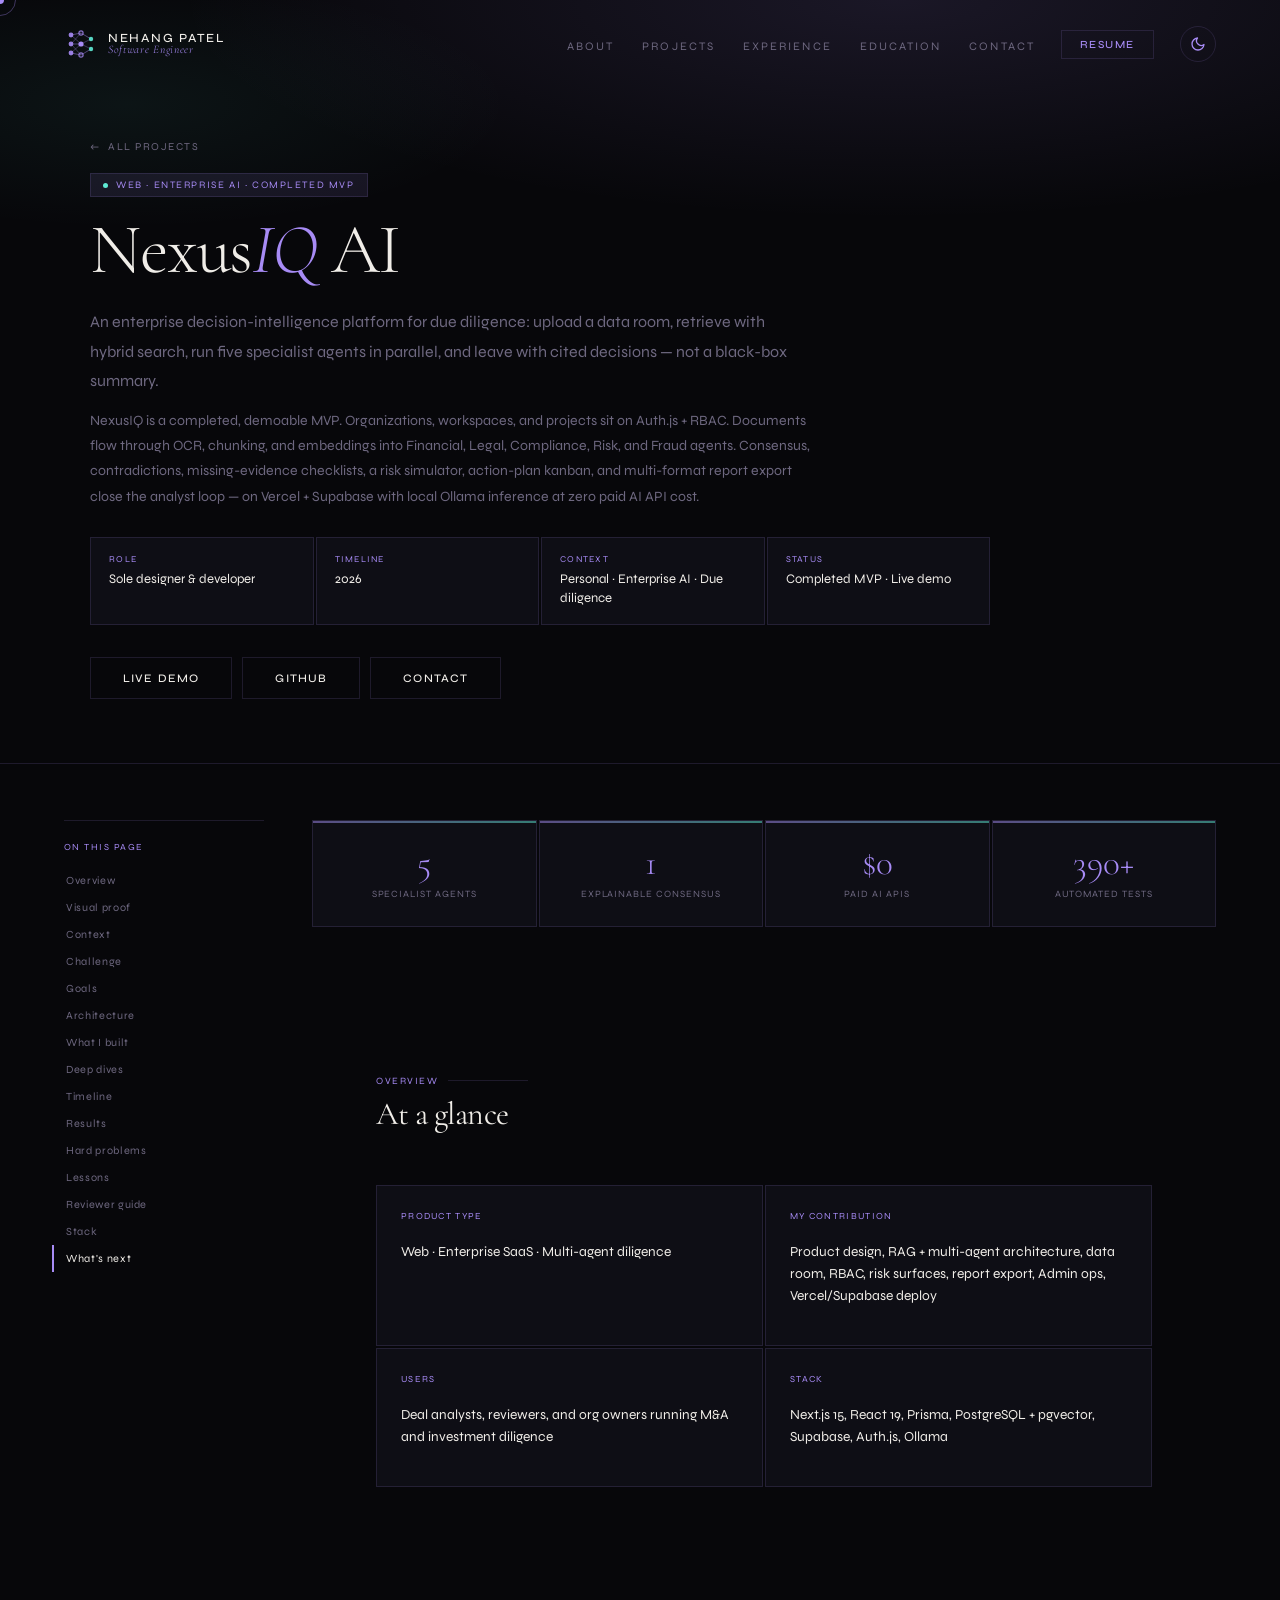
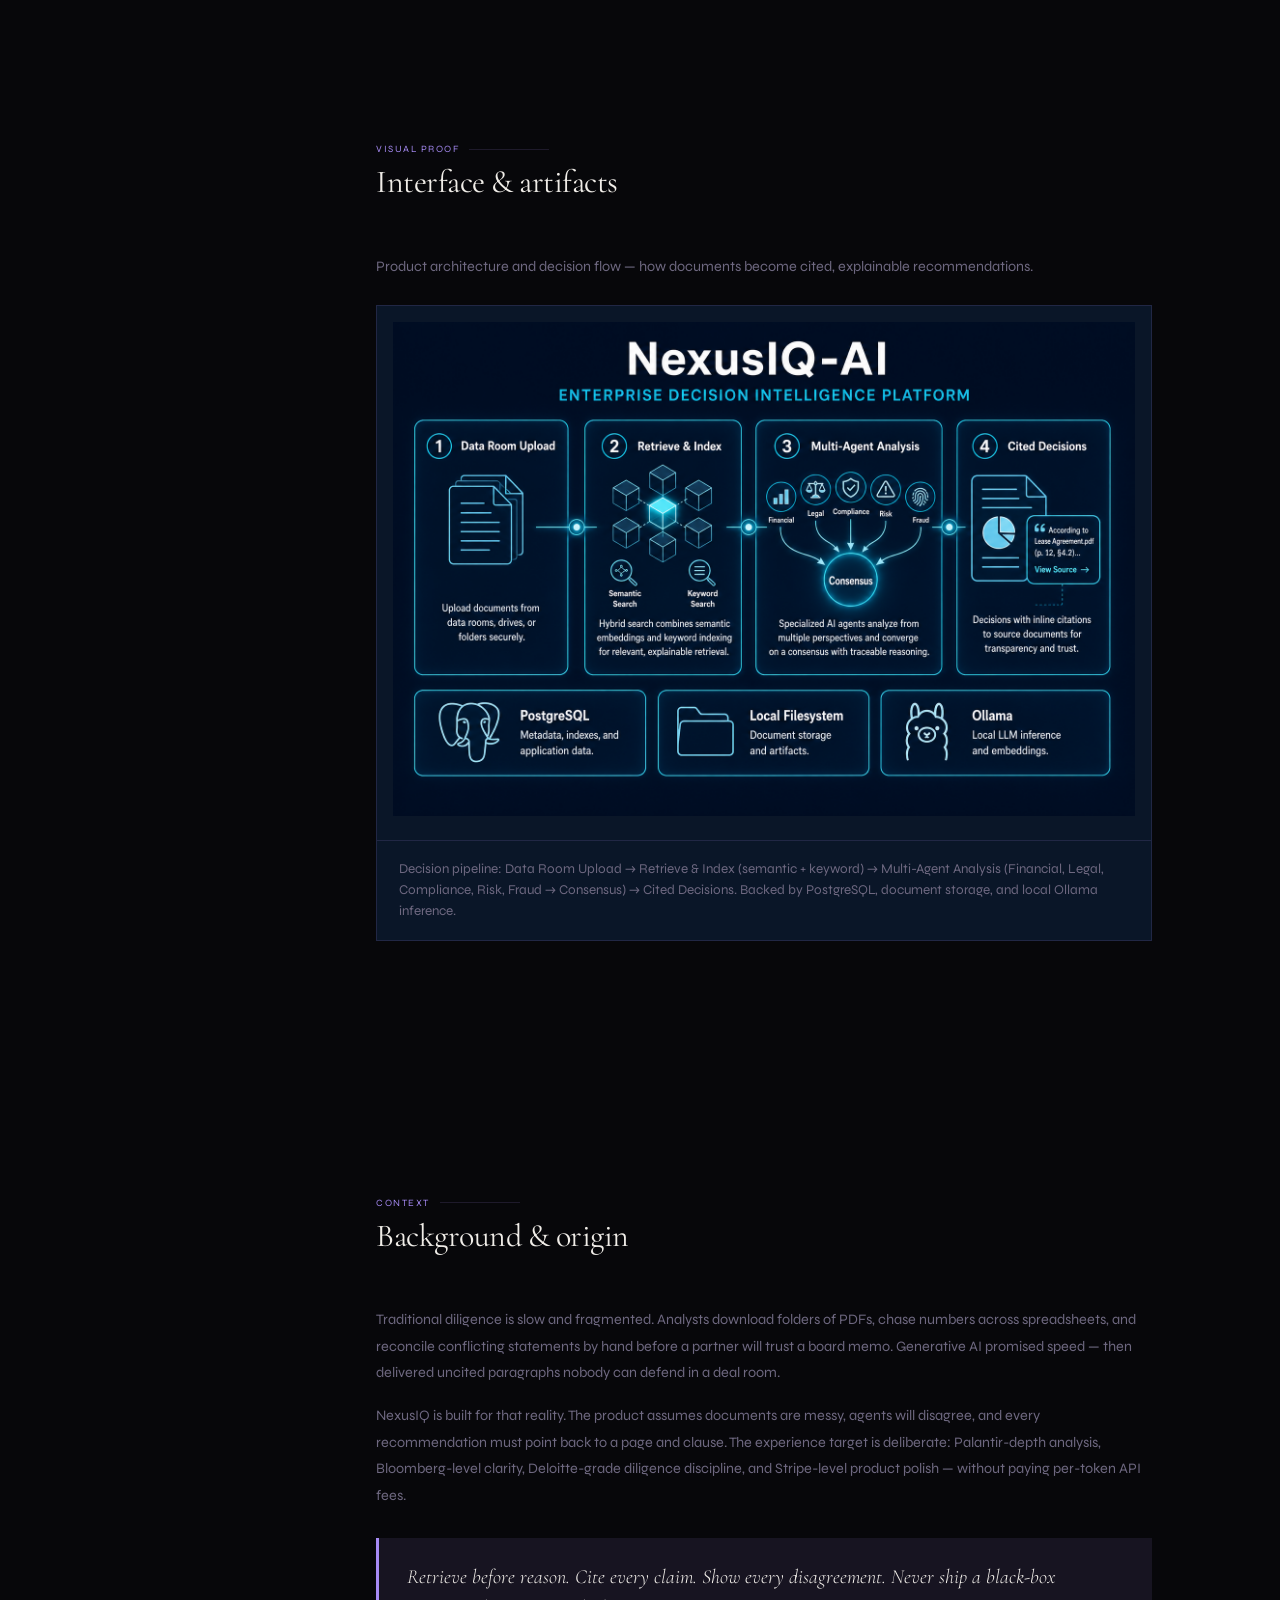
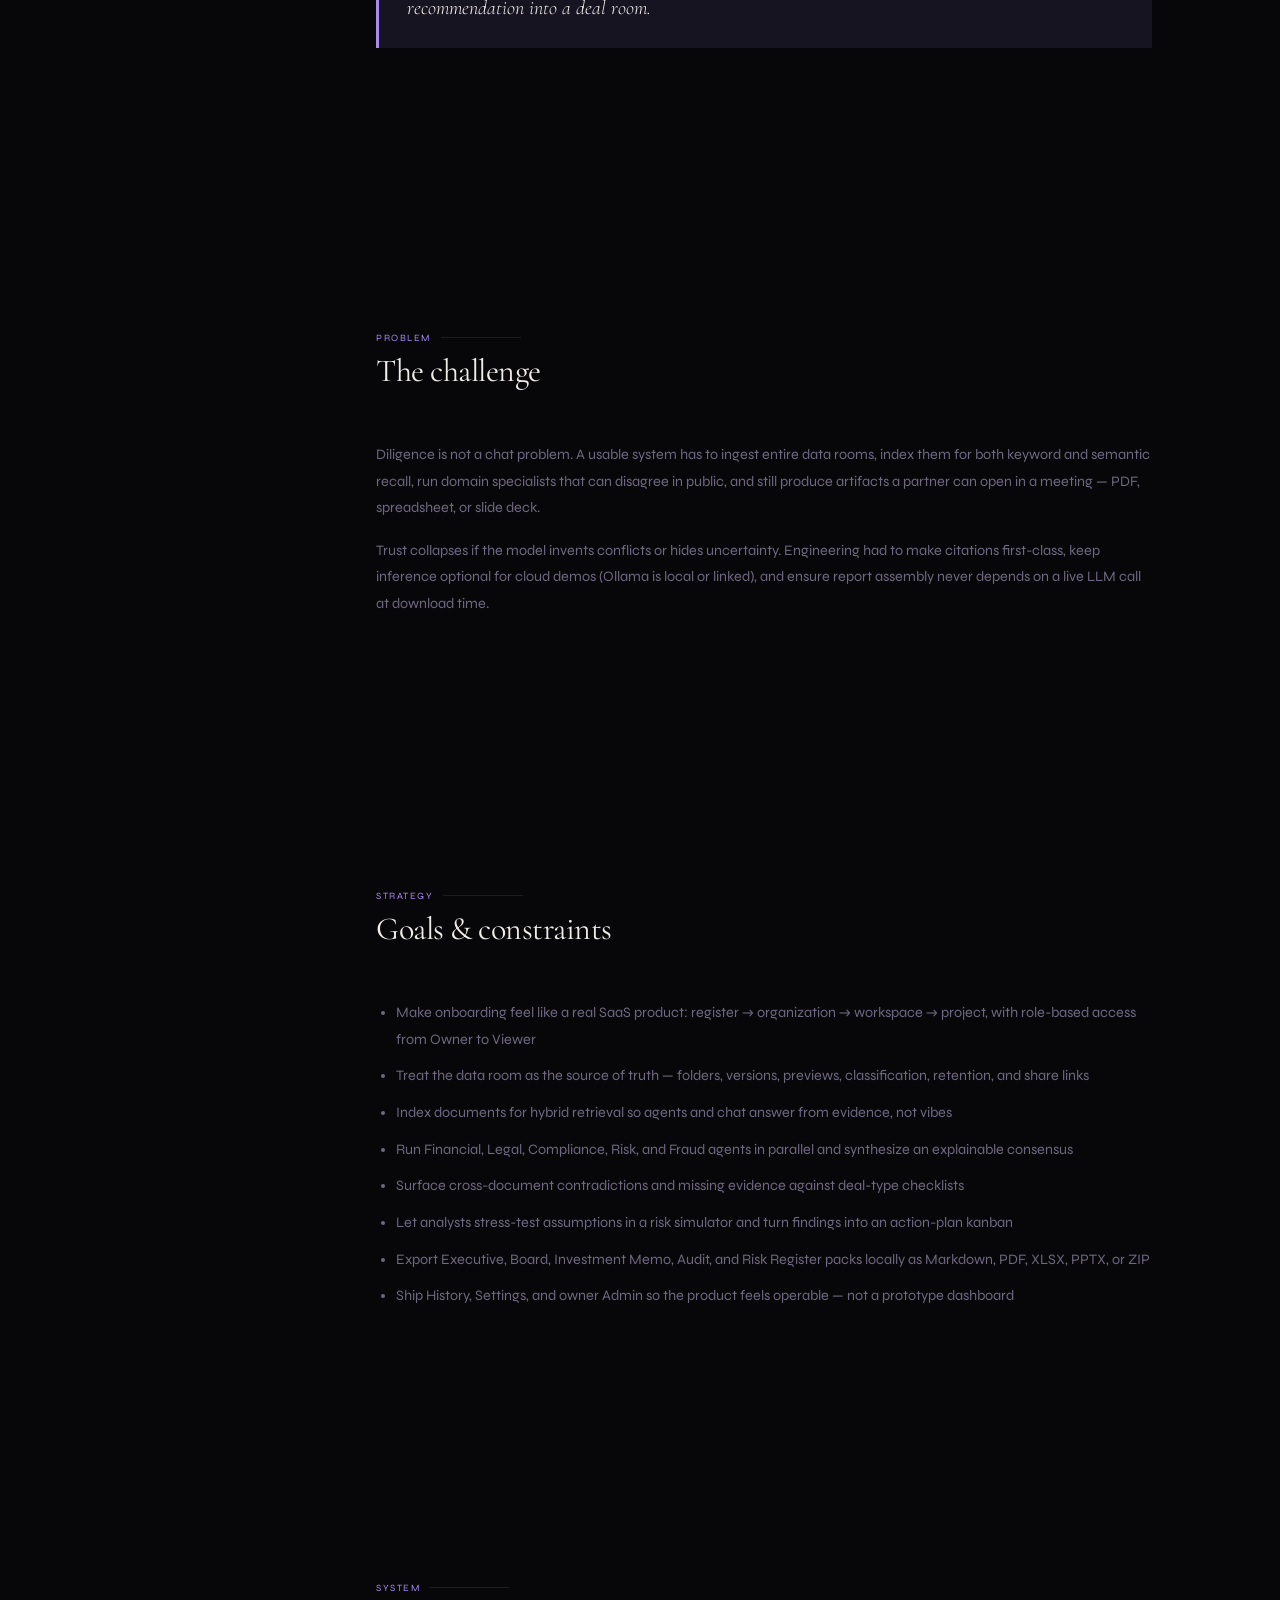
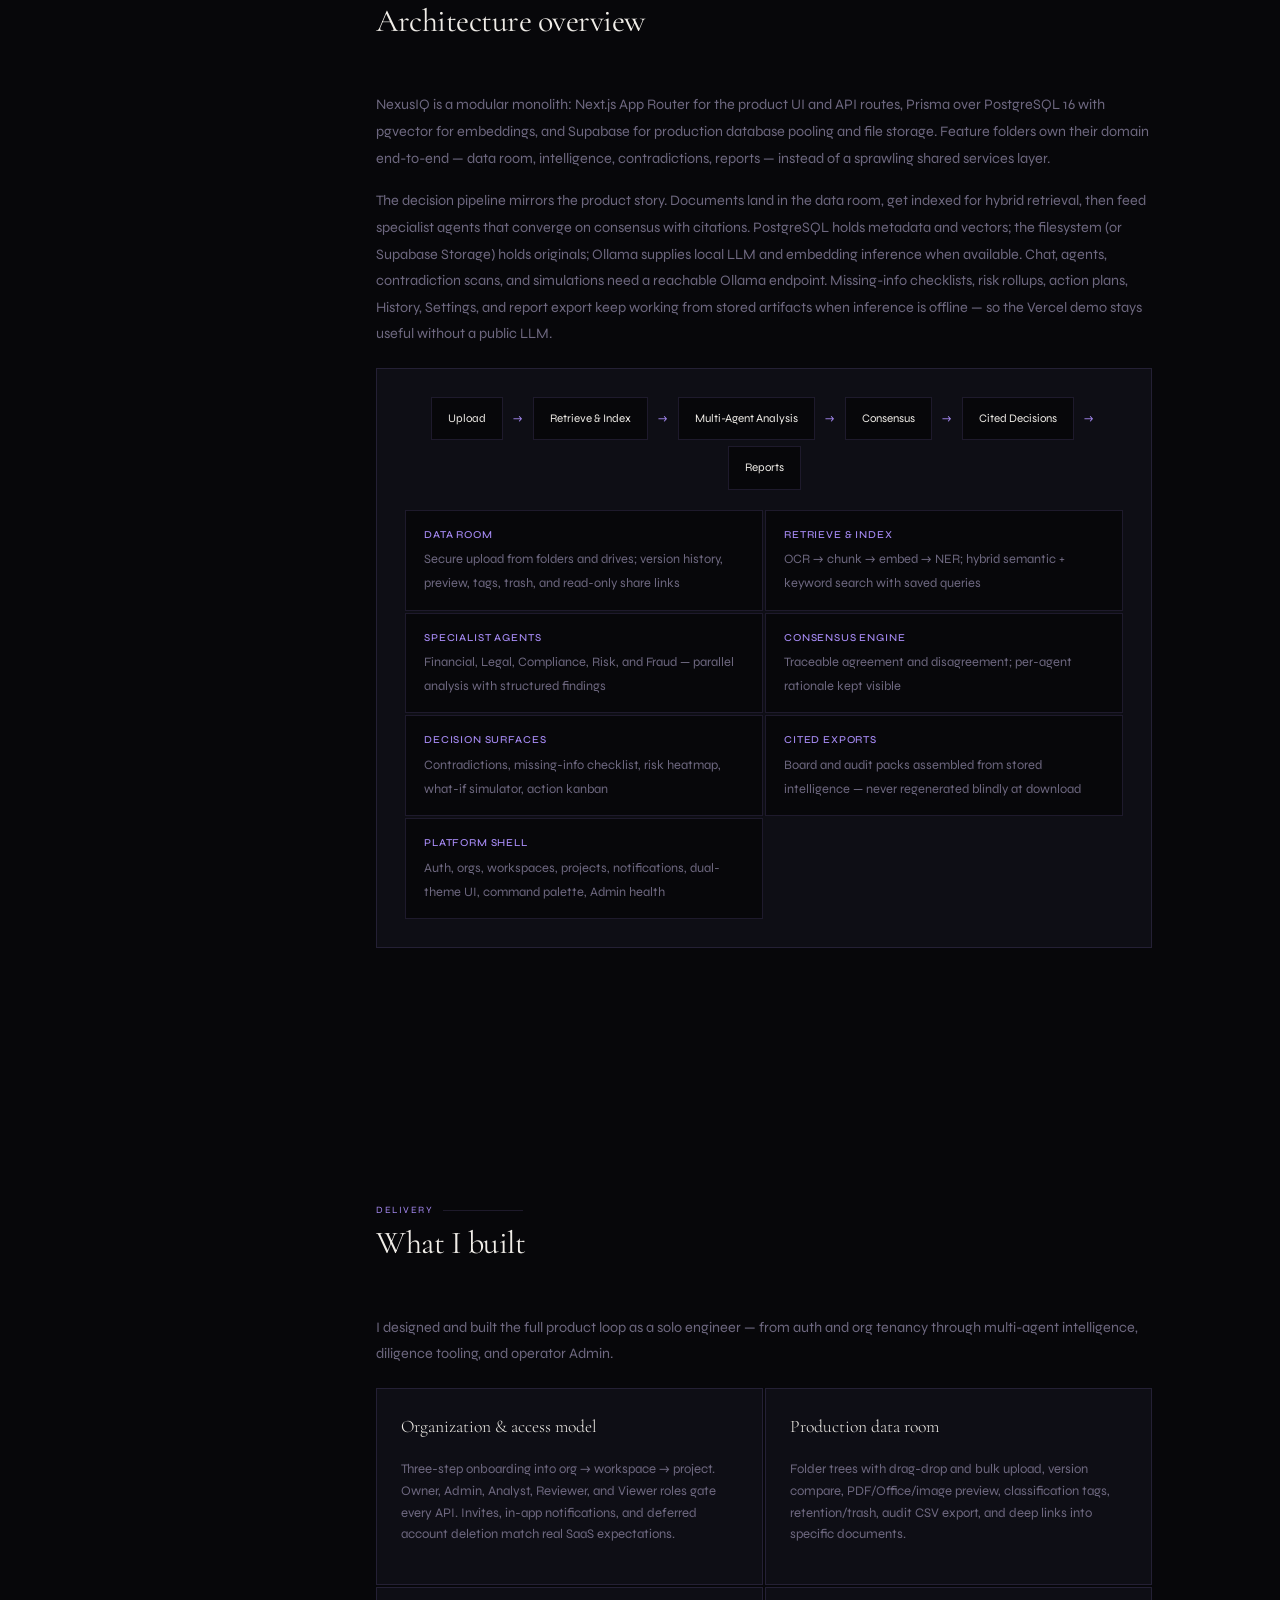
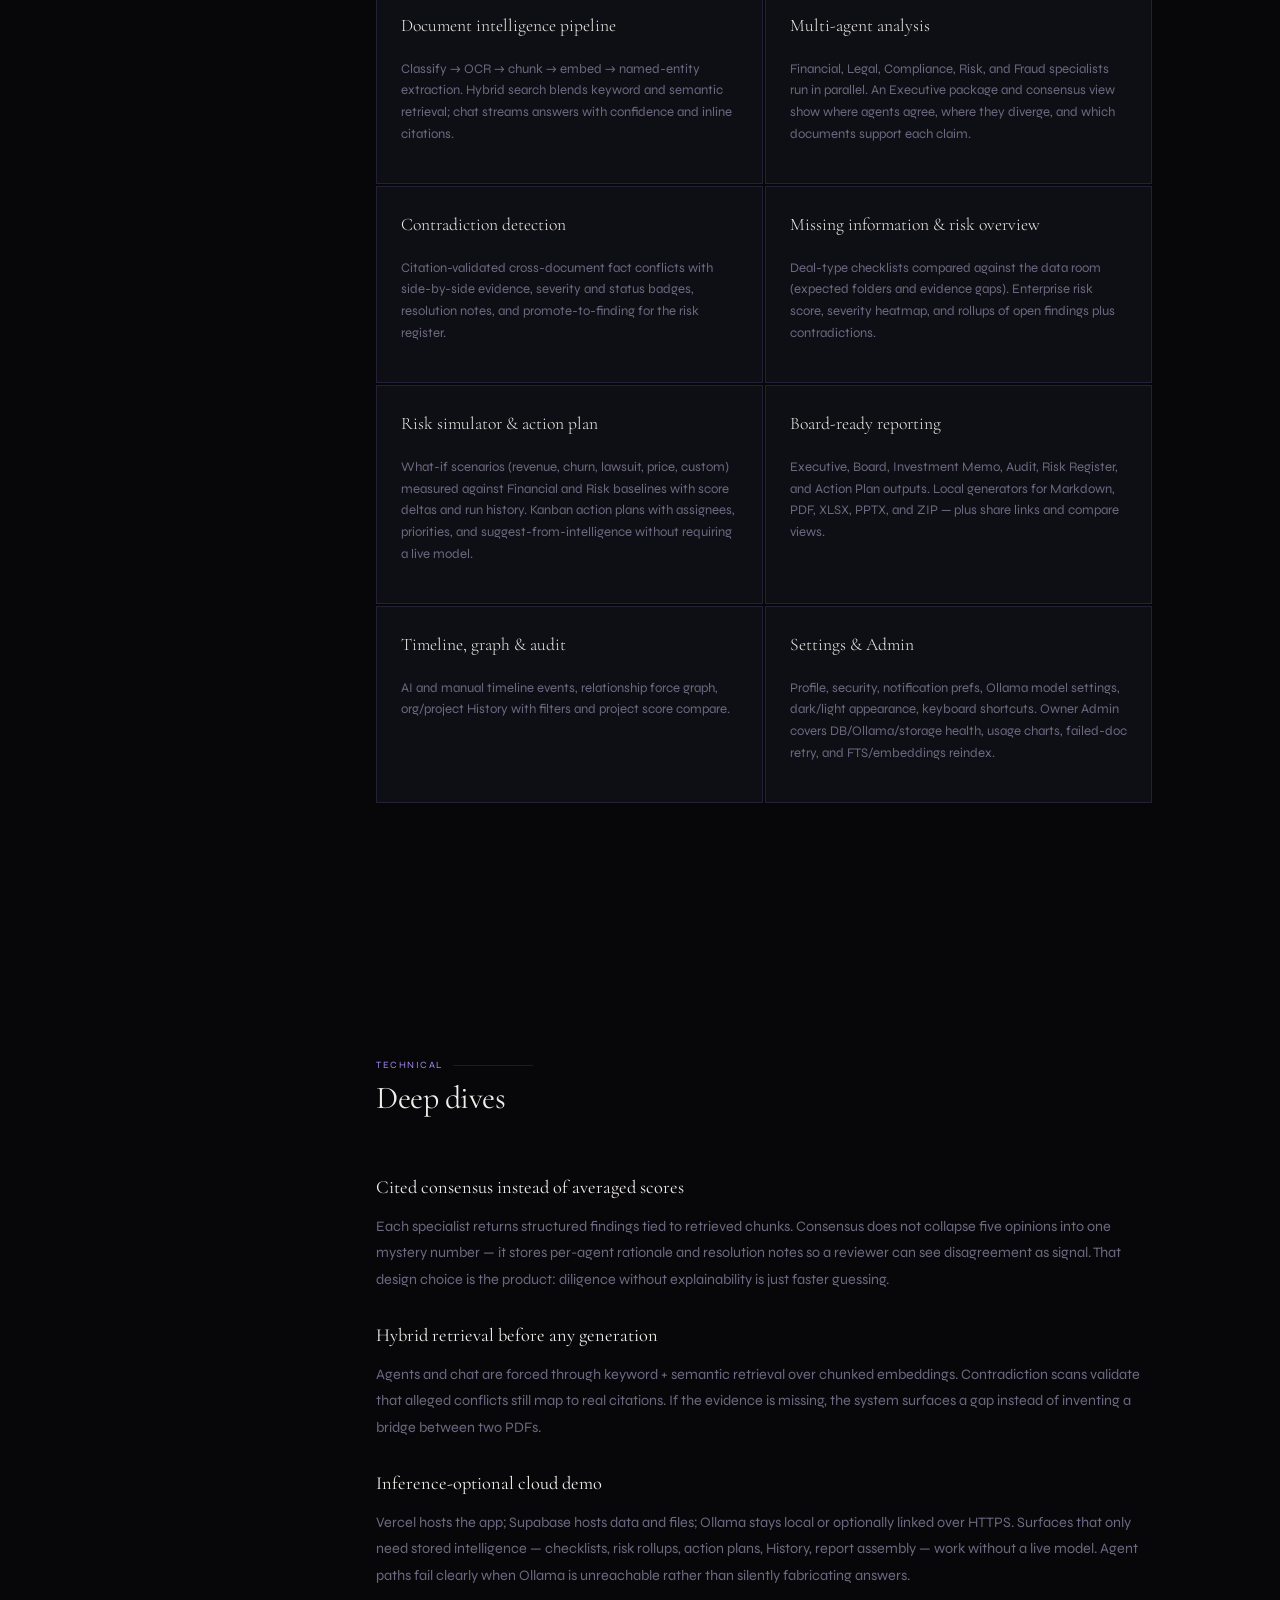
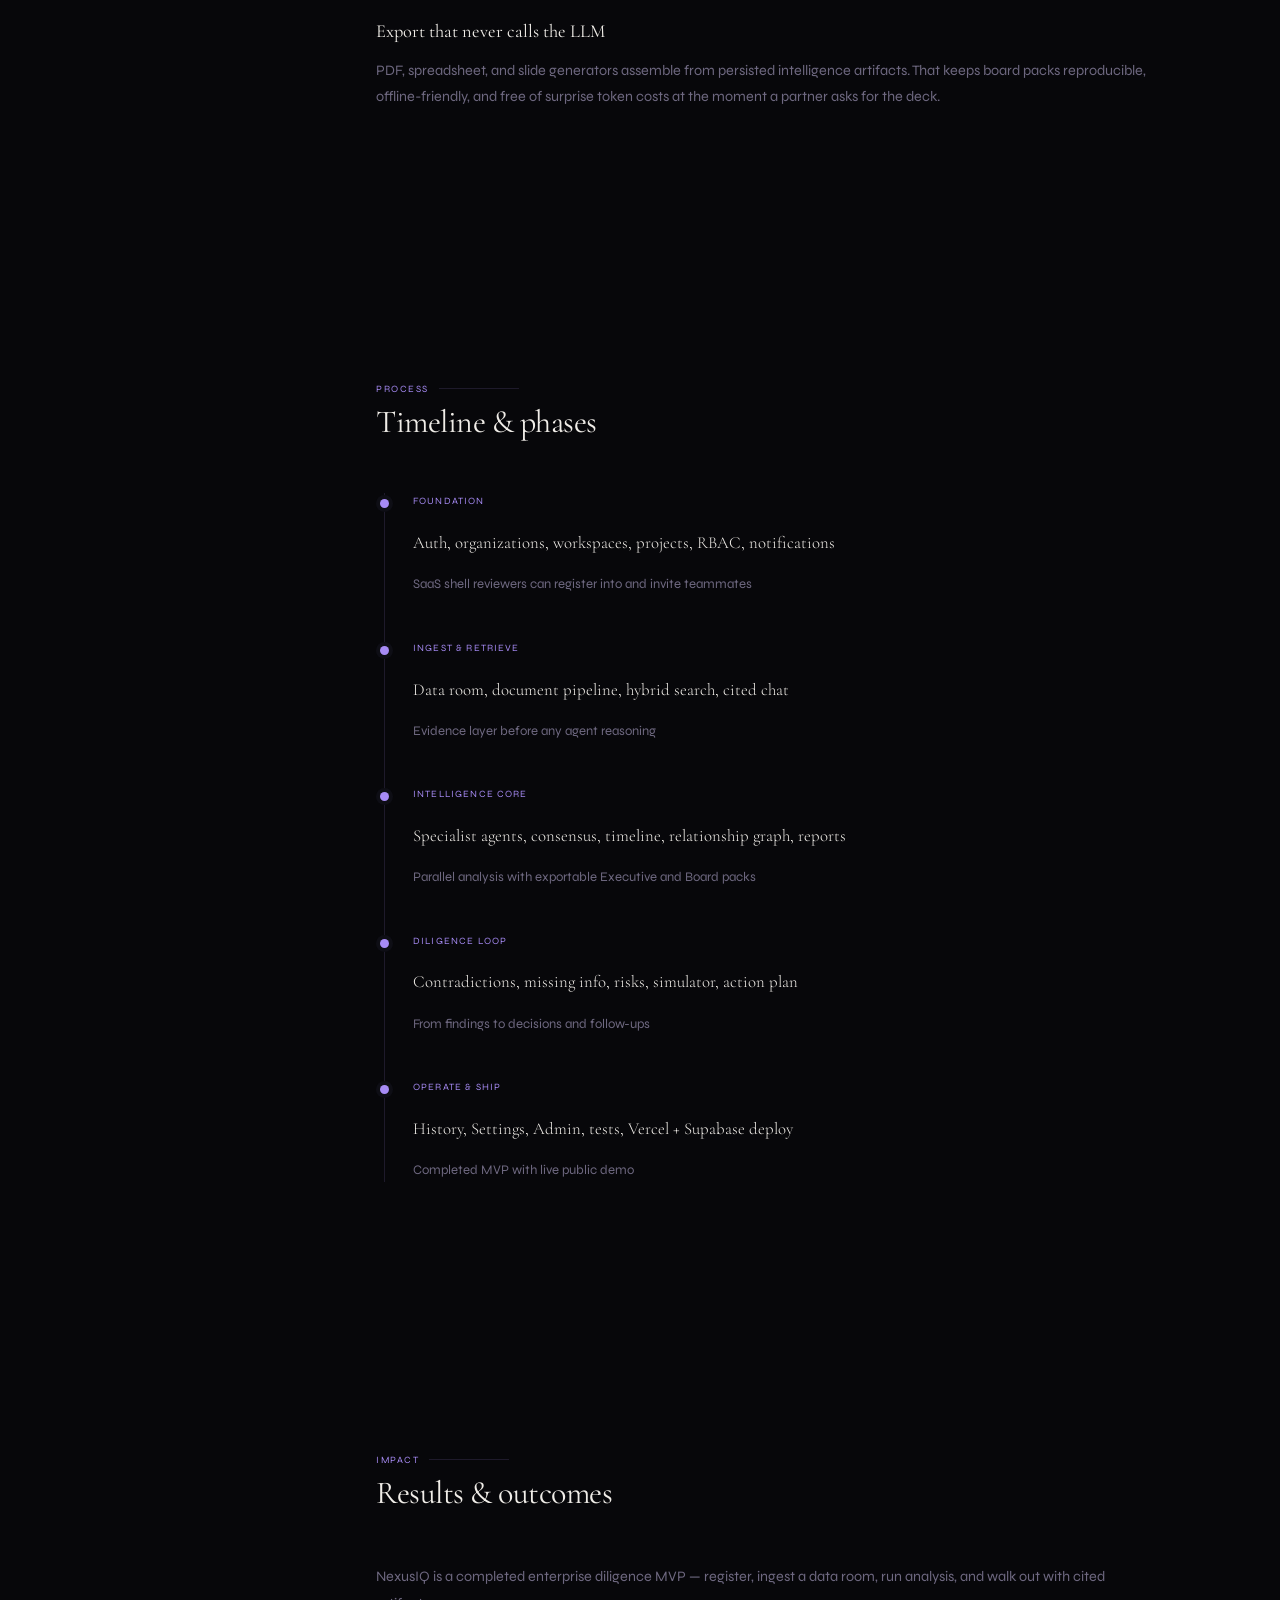
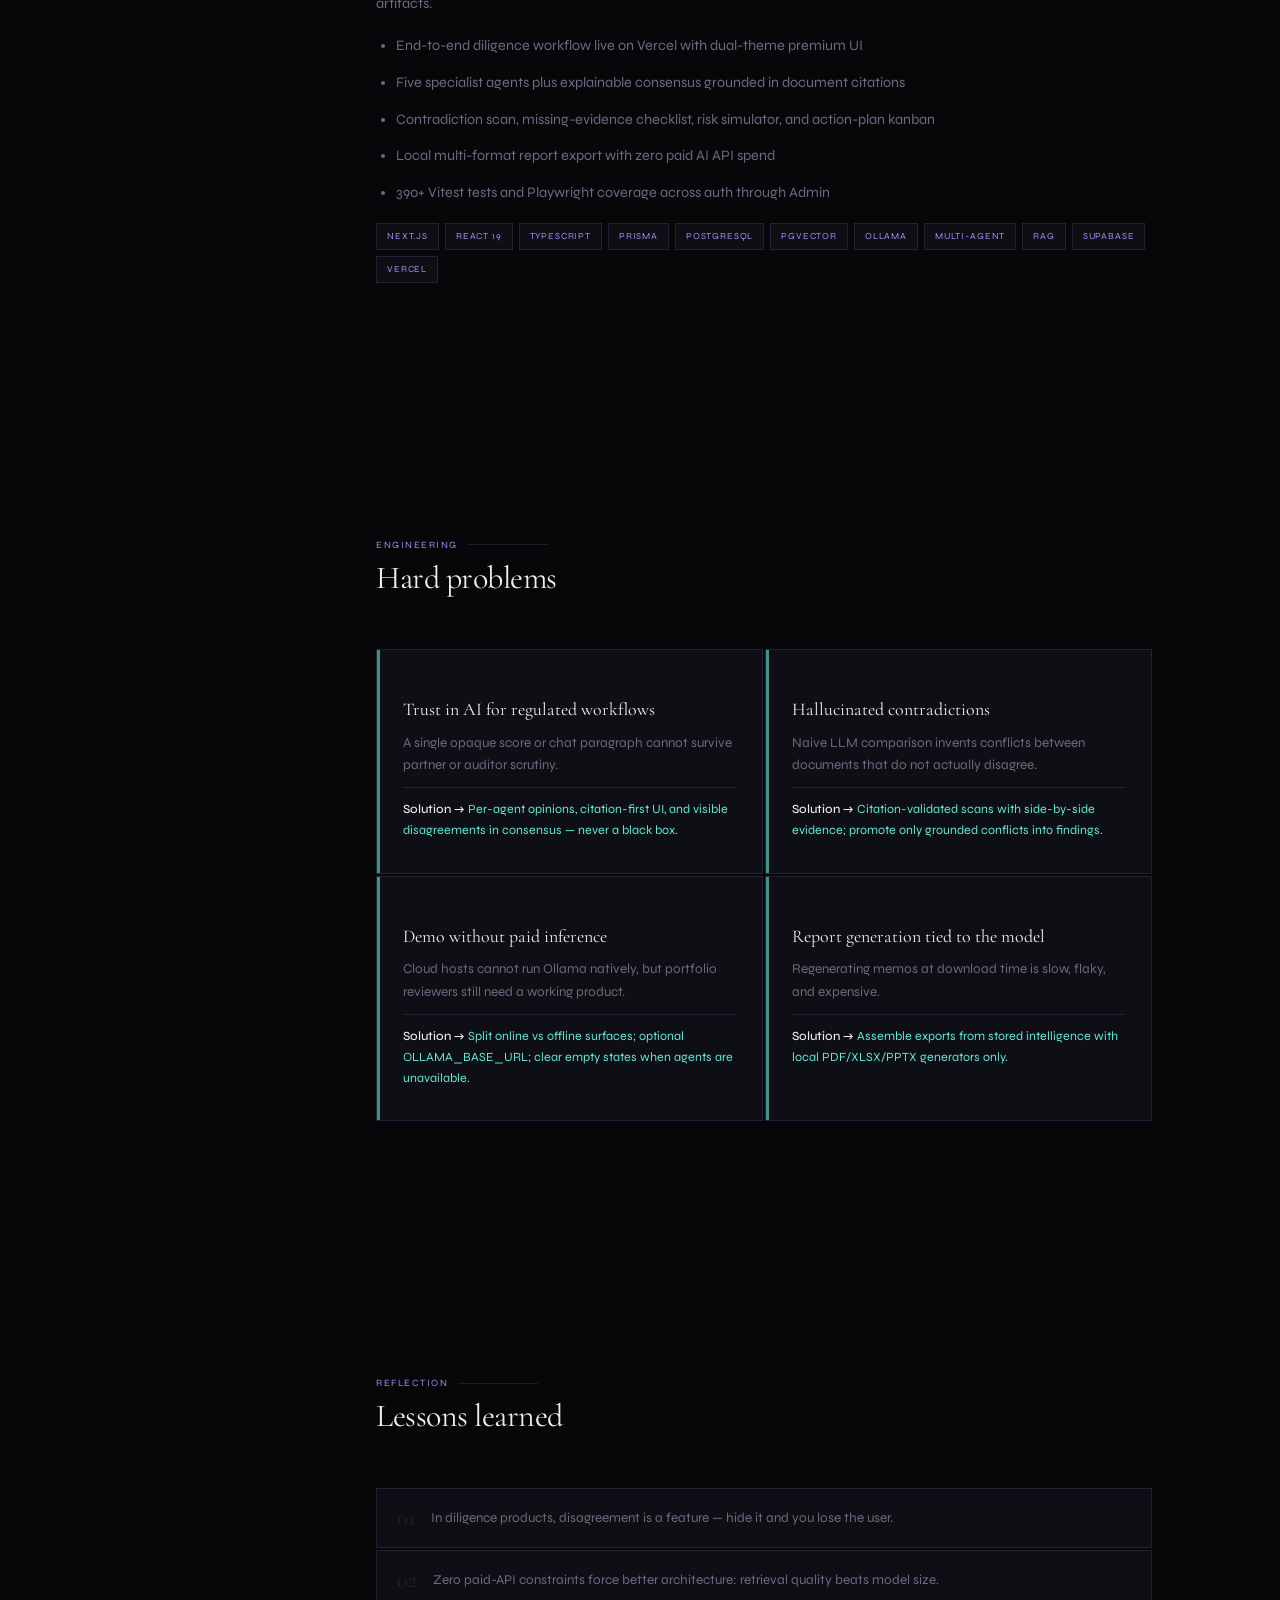
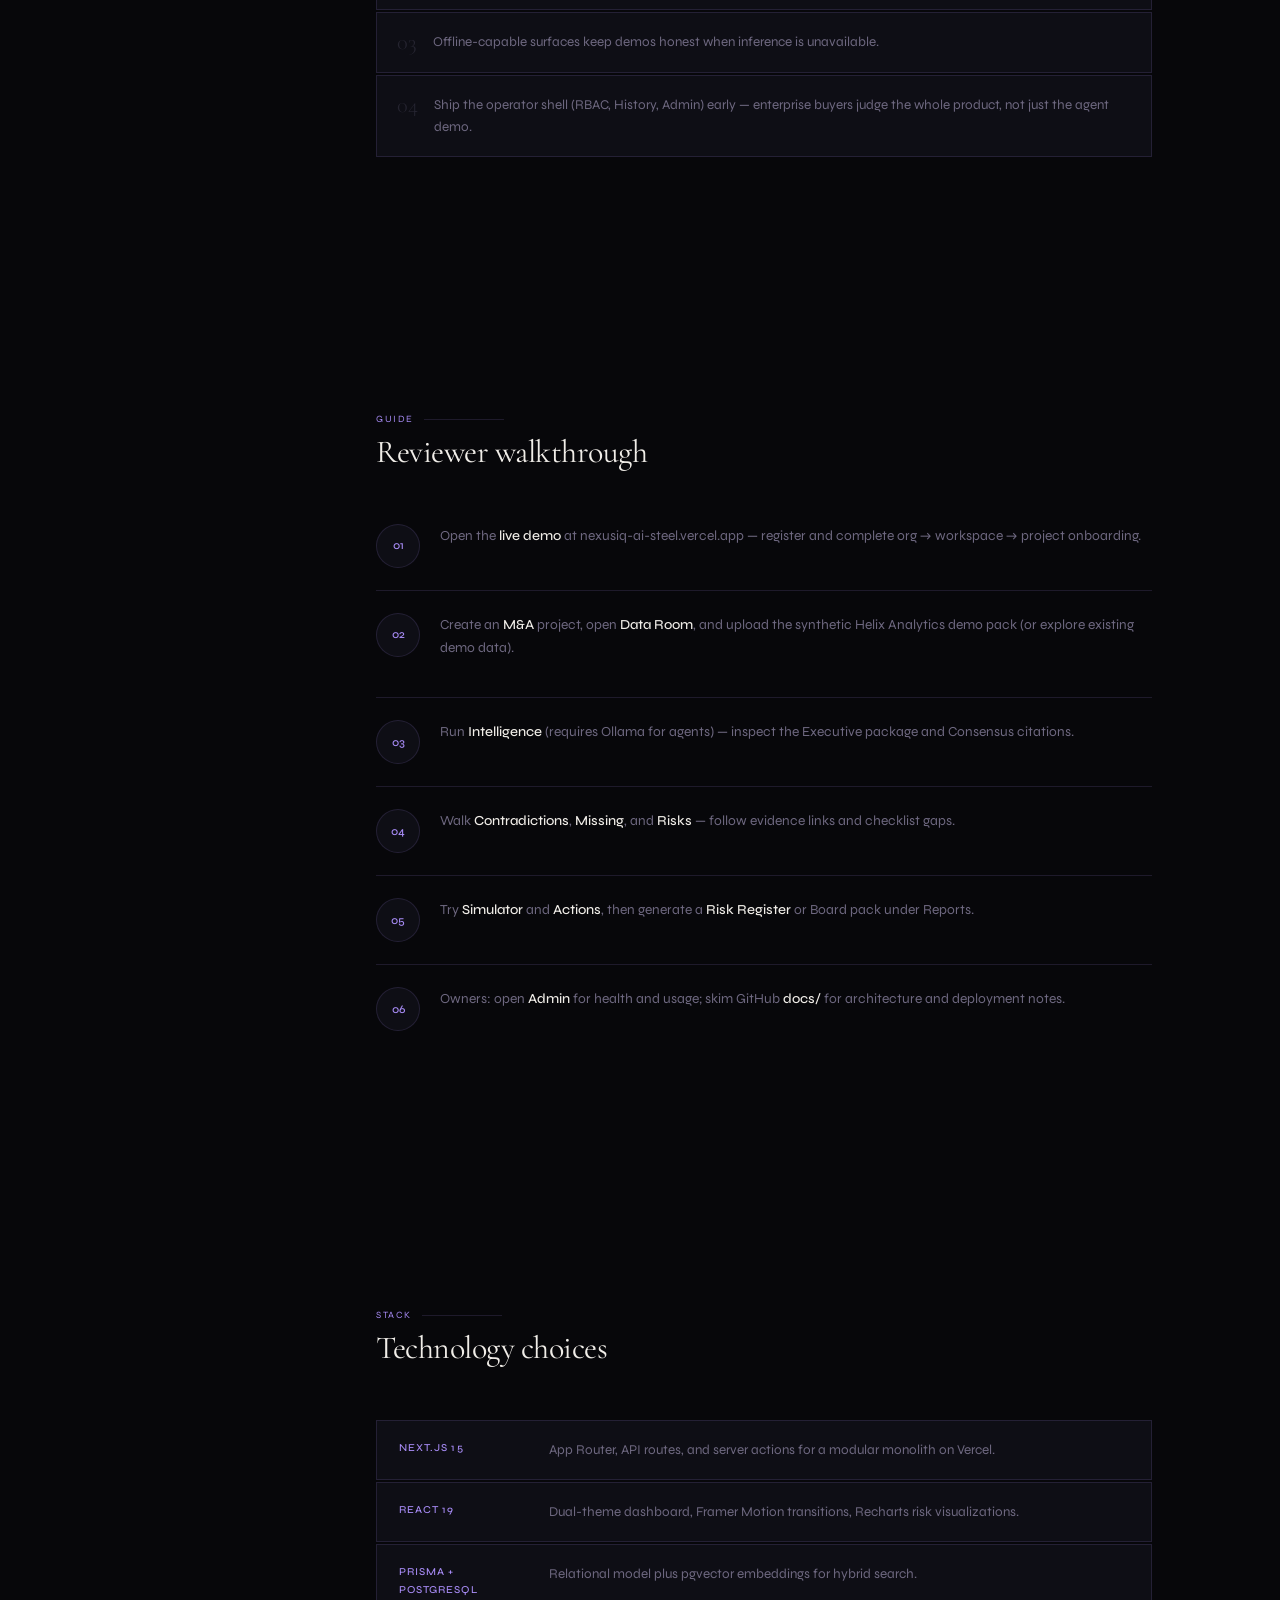
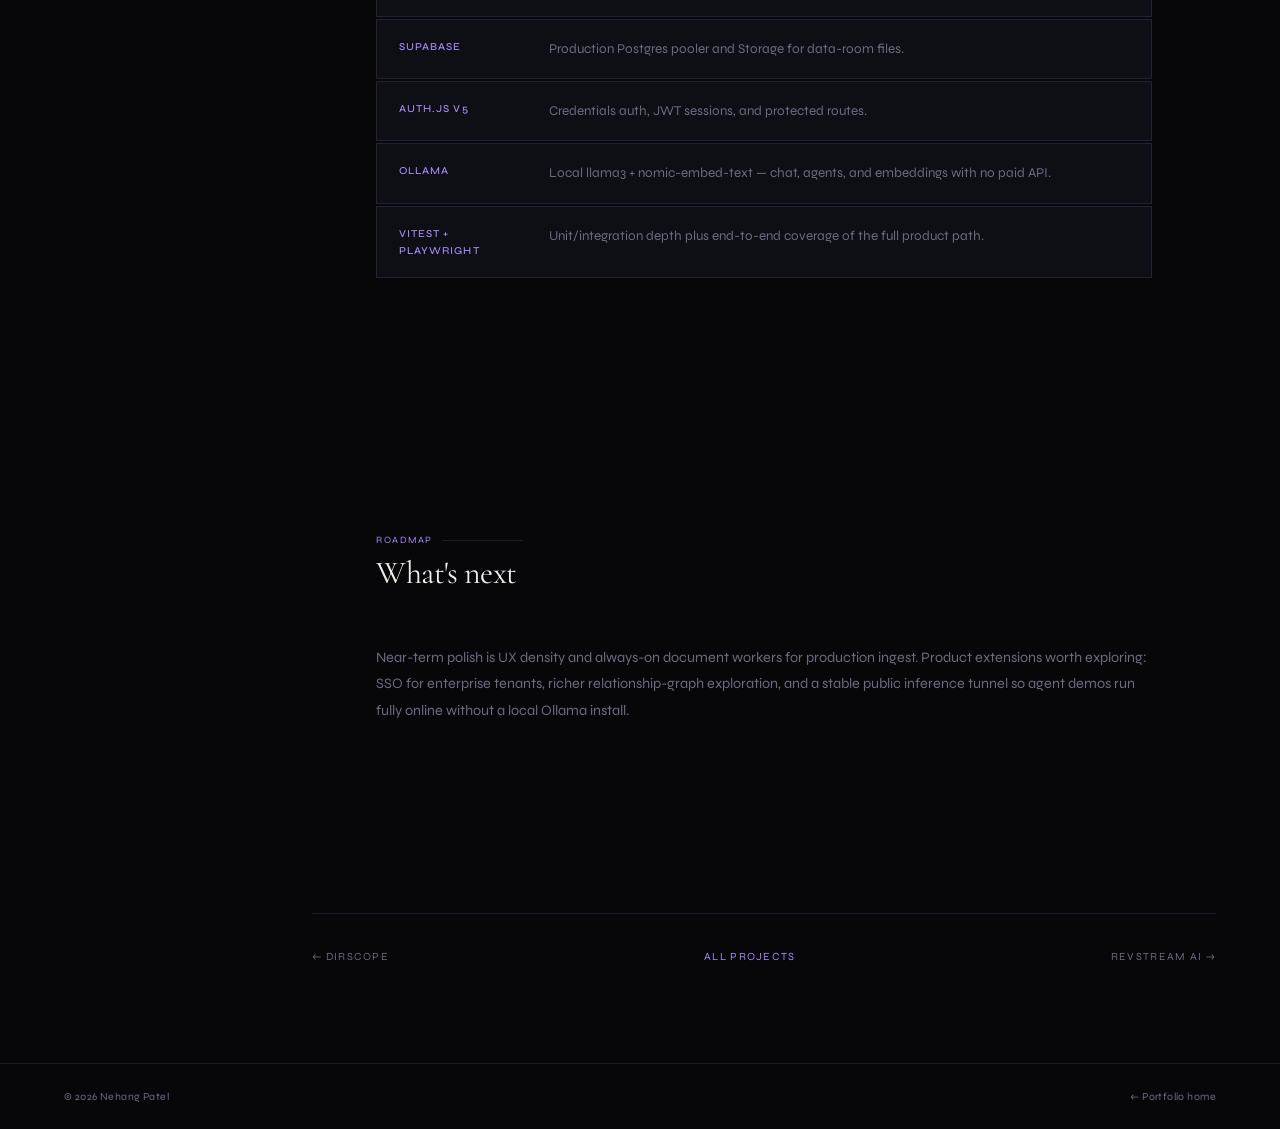
<file: projects/nexusiq-ai.html>
<!DOCTYPE html>
<html lang="en" data-theme="dark">
<head>
<meta charset="UTF-8"/>
<meta name="color-scheme" content="dark light"/>
<meta name="theme-color" content="#07070A" media="(prefers-color-scheme: dark)"/>
<meta name="viewport" content="width=device-width, initial-scale=1.0"/>
<title>NexusIQ AI — Case Study | Nehang Patel</title>
<meta name="description" content="Enterprise decision intelligence platform — multi-agent due diligence with cited consensus, contradiction detection, risk simulation, and board-ready exports. Next.js, Prisma, PostgreSQL, Ollama."/>
<meta property="og:title" content="NexusIQ AI — Case Study | Nehang Patel"/>
<meta property="og:description" content="Enterprise decision intelligence platform — multi-agent due diligence with cited consensus, contradiction detection, risk simulation, and board-ready exports. Next.js, Prisma, PostgreSQL, Ollama."/>
<meta property="og:type" content="article"/>
<meta property="og:url" content="https://nehang-portfolio.vercel.app/projects/nexusiq-ai"/>
<meta property="og:image" content="https://nehang-portfolio.vercel.app/assets/og-banner.png"/>
<meta name="twitter:card" content="summary_large_image"/>
<meta name="twitter:title" content="NexusIQ AI — Case Study"/>
<meta name="twitter:description" content="Enterprise decision intelligence platform — multi-agent due diligence with cited consensus, contradiction detection, risk simulation, and board-ready exports. Next.js, Prisma, PostgreSQL, Ollama."/>
<meta name="twitter:image" content="https://nehang-portfolio.vercel.app/assets/og-banner.png"/>
<link rel="canonical" href="https://nehang-portfolio.vercel.app/projects/nexusiq-ai"/>
<link rel="icon" type="image/svg+xml" href="data:image/svg+xml,%3Csvg xmlns='http://www.w3.org/2000/svg' viewBox='0 0 34 34'%3E%3Crect width='34' height='34' rx='7' fill='%2307070A'/%3E%3Ccircle cx='17' cy='17' r='2.6' fill='%23A78BF5'/%3E%3C/svg%3E"/>
<script>(function(){try{var t=localStorage.getItem('nehang-theme');document.documentElement.setAttribute('data-theme',t==='light'?'light':'dark');}catch(e){}})();</script>
<link rel="preconnect" href="https://fonts.googleapis.com"/>
<link rel="preconnect" href="https://fonts.gstatic.com" crossorigin/>
<link href="https://fonts.googleapis.com/css2?family=Cormorant+Garamond:ital,wght@0,300;0,400;0,600;1,300;1,400&family=Syne:wght@300;400;500;600&display=swap" rel="stylesheet"/>
<link rel="stylesheet" href="../assets/css/style.css?v=20260823"/>
<link rel="stylesheet" href="../assets/css/case-study.css?v=20261011"/>
</head>
<body>
<div id="progress-bar"></div>
<button id="btt" aria-label="Back to top">
  <svg viewBox="0 0 24 24" fill="none" stroke="currentColor" stroke-width="2" stroke-linecap="round" stroke-linejoin="round"><polyline points="18 15 12 9 6 15"/></svg>
</button>
<div id="cur"></div>
<div id="cur2"></div>
<a class="skip-link" href="#cs-main">Skip to content</a>

<nav id="nav">
  <a href="../index.html" class="logo" aria-label="Nehang Patel">
    <div class="logo-mark"><svg viewBox="0 0 34 34" fill="none" xmlns="http://www.w3.org/2000/svg">
        <line x1="7" y1="8"  x2="17" y2="6"  stroke="var(--gold)" stroke-width=".9" stroke-opacity=".5"/>
        <line x1="7" y1="8"  x2="17" y2="17" stroke="var(--gold)" stroke-width=".9" stroke-opacity=".35"/>
        <line x1="7" y1="17" x2="17" y2="6"  stroke="var(--gold)" stroke-width=".9" stroke-opacity=".35"/>
        <line x1="7" y1="17" x2="17" y2="17" stroke="var(--gold)" stroke-width=".9" stroke-opacity=".5"/>
        <line x1="7" y1="17" x2="17" y2="28" stroke="var(--gold)" stroke-width=".9" stroke-opacity=".35"/>
        <line x1="7" y1="26" x2="17" y2="17" stroke="var(--gold)" stroke-width=".9" stroke-opacity=".35"/>
        <line x1="7" y1="26" x2="17" y2="28" stroke="var(--gold)" stroke-width=".9" stroke-opacity=".5"/>
        <line x1="17" y1="6"  x2="27" y2="12" stroke="var(--gold)" stroke-width=".9" stroke-opacity=".5"/>
        <line x1="17" y1="17" x2="27" y2="12" stroke="var(--gold)" stroke-width=".9" stroke-opacity=".35"/>
        <line x1="17" y1="17" x2="27" y2="22" stroke="var(--gold)" stroke-width=".9" stroke-opacity=".35"/>
        <line x1="17" y1="28" x2="27" y2="22" stroke="var(--gold)" stroke-width=".9" stroke-opacity=".5"/>
        <circle cx="7" cy="8"  r="2.4" fill="var(--gold)" opacity=".9"/>
        <circle cx="7" cy="17" r="2.4" fill="var(--gold)" opacity=".9"/>
        <circle cx="7" cy="26" r="2.4" fill="var(--gold)" opacity=".9"/>
        <circle cx="17" cy="6"  r="2.1" fill="none" stroke="var(--gold)" stroke-width="1.2" opacity=".8"/>
        <circle cx="17" cy="17" r="2.6" fill="var(--gold)" opacity="1"/>
        <circle cx="17" cy="28" r="2.1" fill="none" stroke="var(--gold)" stroke-width="1.2" opacity=".8"/>
        <circle cx="27" cy="12" r="2.2" fill="var(--teal)" opacity=".9"/>
        <circle cx="27" cy="22" r="2.2" fill="var(--teal)" opacity=".9"/>
      </svg></div>
    <div class="logo-wordmark">
      <span class="logo-name">Nehang Patel</span>
      <span class="logo-sub">Software Engineer</span>
    </div>
  </a>
  <div class="nav-r">
    <ul class="nav-links">
      <li><a href="../index.html#about">About</a></li>
      <li><a href="../index.html#projects">Projects</a></li>
      <li><a href="../index.html#exp">Experience</a></li>
      <li><a href="../index.html#education">Education</a></li>
      <li><a href="../index.html#contact">Contact</a></li>
    </ul>
    <button class="resume-btn" id="resumeBtn">Resume</button>
    <button class="tog" id="tog" aria-label="Toggle theme">
      <svg class="icon-moon" width="16" height="16" viewBox="0 0 24 24" fill="none" stroke="currentColor" stroke-width="2" stroke-linecap="round" stroke-linejoin="round" style="color:var(--gold)"><path d="M21 12.79A9 9 0 1 1 11.21 3a7 7 0 0 0 9.79 9.79z"/></svg>
      <svg class="icon-sun" width="16" height="16" viewBox="0 0 24 24" fill="none" stroke="currentColor" stroke-width="2" stroke-linecap="round" stroke-linejoin="round" style="color:var(--gold)"><circle cx="12" cy="12" r="5"/><line x1="12" y1="1" x2="12" y2="3"/><line x1="12" y1="21" x2="12" y2="23"/><line x1="4.22" y1="4.22" x2="5.64" y2="5.64"/><line x1="18.36" y1="18.36" x2="19.78" y2="19.78"/><line x1="1" y1="12" x2="3" y2="12"/><line x1="21" y1="12" x2="23" y2="12"/><line x1="4.22" y1="19.78" x2="5.64" y2="18.36"/><line x1="18.36" y1="5.64" x2="19.78" y2="4.22"/></svg>
    </button>
    <button class="ham" id="ham" aria-label="Menu"><span></span><span></span><span></span></button>
  </div>
</nav>

<div class="nav-drawer" id="drawer">
  <a href="../index.html#about" class="dl">About</a>
  <a href="../index.html#projects" class="dl">Projects</a>
  <a href="../index.html#exp" class="dl">Experience</a>
  <a href="../index.html#education" class="dl">Education</a>
  <a href="../index.html#contact" class="dl">Contact</a>
  <button class="drawer-resume" id="drawerResumeBtn">Resume</button>
  <div class="drawer-socials">
    <a href="https://www.linkedin.com/in/nehangpatel/" target="_blank" rel="noopener noreferrer" class="drawer-soc" aria-label="LinkedIn"><svg viewBox="0 0 24 24"><path d="M16 8a6 6 0 0 1 6 6v7h-4v-7a2 2 0 0 0-2-2 2 2 0 0 0-2 2v7h-4v-7a6 6 0 0 1 6-6z"/><rect x="2" y="9" width="4" height="12"/><circle cx="4" cy="4" r="2"/></svg></a>
    <a href="https://github.com/NehangPatel23" target="_blank" rel="noopener noreferrer" class="drawer-soc" aria-label="GitHub"><svg viewBox="0 0 24 24"><path d="M9 19c-5 1.5-5-2.5-7-3m14 6v-3.87a3.37 3.37 0 0 0-.94-2.61c3.14-.35 6.44-1.54 6.44-7A5.44 5.44 0 0 0 20 4.77 5.07 5.07 0 0 0 19.91 1S18.73.65 16 2.48a13.38 13.38 0 0 0-7 0C6.27.65 5.09 1 5.09 1A5.07 5.07 0 0 0 5 4.77a5.44 5.44 0 0 0-1.5 3.78c0 5.42 3.3 6.61 6.44 7A3.37 3.37 0 0 0 9 18.13V22"/></svg></a>
    <a href="https://x.com/itsnehangp_x" target="_blank" rel="noopener noreferrer" class="drawer-soc" aria-label="X"><svg viewBox="0 0 24 24"><path fill="currentColor" stroke="none" d="M18.244 2.25h3.308l-7.227 8.26 8.502 11.24H16.17l-5.214-6.817L4.99 21.75H1.68l7.73-8.835L1.254 2.25H8.08l4.713 6.231zm-1.161 17.52h1.833L7.084 4.126H5.117z"/></svg></a>
    <a href="mailto:nehangal@usc.edu?subject=Hello%20Nehang&amp;body=Hi%20Nehang%2C%0A%0AI%20came%20across%20your%20portfolio%20and%20wanted%20to%20connect.%0A%0A" class="drawer-soc" aria-label="Email"><svg viewBox="0 0 24 24"><path d="M4 4h16c1.1 0 2 .9 2 2v12c0 1.1-.9 2-2 2H4c-1.1 0-2-.9-2-2V6c0-1.1.9-2 2-2z"/><polyline points="22,6 12,13 2,6"/></svg></a>
  </div>
</div>
<main id="cs-main" class="cs-page">

  <header class="cs-hero">
    <div class="cs-hero-inner">
      
      <a href="../index.html#projects" class="cs-back r">All projects</a>
      <p class="cs-eyebrow r"><span class="cs-eyebrow-dot"></span>Web · Enterprise AI · Completed MVP</p>
      <h1 class="cs-title r">Nexus<em>IQ</em> AI</h1>
      <p class="cs-lead r">An enterprise decision-intelligence platform for due diligence: upload a data room, retrieve with hybrid search, run five specialist agents in parallel, and leave with cited decisions — not a black-box summary.</p>
      <p class="cs-lead-sub r">NexusIQ is a completed, demoable MVP. Organizations, workspaces, and projects sit on Auth.js + RBAC. Documents flow through OCR, chunking, and embeddings into Financial, Legal, Compliance, Risk, and Fraud agents. Consensus, contradictions, missing-evidence checklists, a risk simulator, action-plan kanban, and multi-format report export close the analyst loop — on Vercel + Supabase with local Ollama inference at zero paid AI API cost.</p>
      <div class="cs-meta-grid r"><div class="cs-meta-cell"><p class="cs-meta-label">Role</p><p class="cs-meta-val">Sole designer & developer</p></div><div class="cs-meta-cell"><p class="cs-meta-label">Timeline</p><p class="cs-meta-val">2026</p></div><div class="cs-meta-cell"><p class="cs-meta-label">Context</p><p class="cs-meta-val">Personal · Enterprise AI · Due diligence</p></div><div class="cs-meta-cell"><p class="cs-meta-label">Status</p><p class="cs-meta-val">Completed MVP · Live demo</p></div></div>
      <div class="cs-ctas r"><a href="https://nexusiq-ai-steel.vercel.app" target="_blank" rel="noopener noreferrer" class="btn btn-g">Live demo</a><a href="https://github.com/NehangPatel23/nexusiq-ai" target="_blank" rel="noopener noreferrer" class="btn btn-g">GitHub</a><a href="../index.html#contact" class="btn btn-g">Contact</a></div>
    </div>
  </header>

  <div class="cs-layout">
    <aside class="cs-toc"><p class="cs-toc-label">On this page</p><a href="#overview">Overview</a><a href="#visual-proof">Visual proof</a><a href="#context">Context</a><a href="#challenge">Challenge</a><a href="#goals">Goals</a><a href="#architecture">Architecture</a><a href="#built">What I built</a><a href="#deep-dives">Deep dives</a><a href="#timeline">Timeline</a><a href="#results">Results</a><a href="#problems">Hard problems</a><a href="#lessons">Lessons</a><a href="#reviewer">Reviewer guide</a><a href="#stack">Stack</a><a href="#next">What's next</a></aside>
    <div class="cs-content">
      <div class="cs-metrics"><div class="cs-metric r"><div class="cs-metric-n">5</div><div class="cs-metric-l">Specialist agents</div></div><div class="cs-metric r"><div class="cs-metric-n">1</div><div class="cs-metric-l">Explainable consensus</div></div><div class="cs-metric r"><div class="cs-metric-n">$0</div><div class="cs-metric-l">Paid AI APIs</div></div><div class="cs-metric r"><div class="cs-metric-n">390+</div><div class="cs-metric-l">Automated tests</div></div></div>

      <section class="cs-section r" id="overview">
      <div class="cs-section-head"><p class="cs-section-label">Overview</p><h2 class="cs-section-title">At a glance</h2></div>
      <div class="cs-section-body"><div class="cs-glance"><div class="cs-glance-item r"><p class="cs-glance-label">Product type</p><p class="cs-glance-val">Web · Enterprise SaaS · Multi-agent diligence</p></div><div class="cs-glance-item r"><p class="cs-glance-label">My contribution</p><p class="cs-glance-val">Product design, RAG + multi-agent architecture, data room, RBAC, risk surfaces, report export, Admin ops, Vercel/Supabase deploy</p></div><div class="cs-glance-item r"><p class="cs-glance-label">Users</p><p class="cs-glance-val">Deal analysts, reviewers, and org owners running M&A and investment diligence</p></div><div class="cs-glance-item r"><p class="cs-glance-label">Stack</p><p class="cs-glance-val">Next.js 15, React 19, Prisma, PostgreSQL + pgvector, Supabase, Auth.js, Ollama</p></div></div></div>
    </section>
      <section class="cs-section r" id="visual-proof">
      <div class="cs-section-head"><p class="cs-section-label">Visual proof</p><h2 class="cs-section-title">Interface & artifacts</h2></div>
      <div class="cs-section-body"><p>Product architecture and decision flow — how documents become cited, explainable recommendations.</p><div class="cs-gallery"><figure class="cs-gallery-item cs-gallery-diagram r">
      <img src="../assets/projects/case-studies/nexusiq-ai/architecture.png" alt="Decision pipeline: Data Room Upload → Retrieve & Index (semantic + keyword) → Multi-Agent Analysis (Financial, Legal, Compliance, Risk, Fraud → Consensus) → Cited Decisions. Backed by PostgreSQL, document storage, and local Ollama inference." loading="lazy"/>
      <figcaption class="cs-gallery-cap">Decision pipeline: Data Room Upload → Retrieve & Index (semantic + keyword) → Multi-Agent Analysis (Financial, Legal, Compliance, Risk, Fraud → Consensus) → Cited Decisions. Backed by PostgreSQL, document storage, and local Ollama inference.</figcaption>
    </figure></div></div>
    </section>
      <section class="cs-section r" id="context">
      <div class="cs-section-head"><p class="cs-section-label">Context</p><h2 class="cs-section-title">Background & origin</h2></div>
      <div class="cs-section-body"><p>Traditional diligence is slow and fragmented. Analysts download folders of PDFs, chase numbers across spreadsheets, and reconcile conflicting statements by hand before a partner will trust a board memo. Generative AI promised speed — then delivered uncited paragraphs nobody can defend in a deal room.</p><p>NexusIQ is built for that reality. The product assumes documents are messy, agents will disagree, and every recommendation must point back to a page and clause. The experience target is deliberate: Palantir-depth analysis, Bloomberg-level clarity, Deloitte-grade diligence discipline, and Stripe-level product polish — without paying per-token API fees.</p><blockquote class="cs-quote r">Retrieve before reason. Cite every claim. Show every disagreement. Never ship a black-box recommendation into a deal room.</blockquote></div>
    </section>
      <section class="cs-section r" id="challenge">
      <div class="cs-section-head"><p class="cs-section-label">Problem</p><h2 class="cs-section-title">The challenge</h2></div>
      <div class="cs-section-body"><p>Diligence is not a chat problem. A usable system has to ingest entire data rooms, index them for both keyword and semantic recall, run domain specialists that can disagree in public, and still produce artifacts a partner can open in a meeting — PDF, spreadsheet, or slide deck.</p><p>Trust collapses if the model invents conflicts or hides uncertainty. Engineering had to make citations first-class, keep inference optional for cloud demos (Ollama is local or linked), and ensure report assembly never depends on a live LLM call at download time.</p></div>
    </section>
      <section class="cs-section r" id="goals">
      <div class="cs-section-head"><p class="cs-section-label">Strategy</p><h2 class="cs-section-title">Goals & constraints</h2></div>
      <div class="cs-section-body"><ul><li>Make onboarding feel like a real SaaS product: register → organization → workspace → project, with role-based access from Owner to Viewer</li><li>Treat the data room as the source of truth — folders, versions, previews, classification, retention, and share links</li><li>Index documents for hybrid retrieval so agents and chat answer from evidence, not vibes</li><li>Run Financial, Legal, Compliance, Risk, and Fraud agents in parallel and synthesize an explainable consensus</li><li>Surface cross-document contradictions and missing evidence against deal-type checklists</li><li>Let analysts stress-test assumptions in a risk simulator and turn findings into an action-plan kanban</li><li>Export Executive, Board, Investment Memo, Audit, and Risk Register packs locally as Markdown, PDF, XLSX, PPTX, or ZIP</li><li>Ship History, Settings, and owner Admin so the product feels operable — not a prototype dashboard</li></ul></div>
    </section>
      <section class="cs-section r" id="architecture">
      <div class="cs-section-head"><p class="cs-section-label">System</p><h2 class="cs-section-title">Architecture overview</h2></div>
      <div class="cs-section-body"><p>NexusIQ is a modular monolith: Next.js App Router for the product UI and API routes, Prisma over PostgreSQL 16 with pgvector for embeddings, and Supabase for production database pooling and file storage. Feature folders own their domain end-to-end — data room, intelligence, contradictions, reports — instead of a sprawling shared services layer.</p><p>The decision pipeline mirrors the product story. Documents land in the data room, get indexed for hybrid retrieval, then feed specialist agents that converge on consensus with citations. PostgreSQL holds metadata and vectors; the filesystem (or Supabase Storage) holds originals; Ollama supplies local LLM and embedding inference when available. Chat, agents, contradiction scans, and simulations need a reachable Ollama endpoint. Missing-info checklists, risk rollups, action plans, History, Settings, and report export keep working from stored artifacts when inference is offline — so the Vercel demo stays useful without a public LLM.</p><div class="cs-arch"><div class="cs-flow"><span>Upload</span><span class="cs-arrow">→</span><span>Retrieve & Index</span><span class="cs-arrow">→</span><span>Multi-Agent Analysis</span><span class="cs-arrow">→</span><span>Consensus</span><span class="cs-arrow">→</span><span>Cited Decisions</span><span class="cs-arrow">→</span><span>Reports</span></div><div class="cs-arch-list"><div class="cs-arch-item"><strong>Data room</strong>Secure upload from folders and drives; version history, preview, tags, trash, and read-only share links</div><div class="cs-arch-item"><strong>Retrieve & index</strong>OCR → chunk → embed → NER; hybrid semantic + keyword search with saved queries</div><div class="cs-arch-item"><strong>Specialist agents</strong>Financial, Legal, Compliance, Risk, and Fraud — parallel analysis with structured findings</div><div class="cs-arch-item"><strong>Consensus engine</strong>Traceable agreement and disagreement; per-agent rationale kept visible</div><div class="cs-arch-item"><strong>Decision surfaces</strong>Contradictions, missing-info checklist, risk heatmap, what-if simulator, action kanban</div><div class="cs-arch-item"><strong>Cited exports</strong>Board and audit packs assembled from stored intelligence — never regenerated blindly at download</div><div class="cs-arch-item"><strong>Platform shell</strong>Auth, orgs, workspaces, projects, notifications, dual-theme UI, command palette, Admin health</div></div></div></div>
    </section>
      <section class="cs-section r" id="built">
      <div class="cs-section-head"><p class="cs-section-label">Delivery</p><h2 class="cs-section-title">What I built</h2></div>
      <div class="cs-section-body"><p>I designed and built the full product loop as a solo engineer — from auth and org tenancy through multi-agent intelligence, diligence tooling, and operator Admin.</p><div class="cs-features"><div class="cs-feature r"><p class="cs-feature-title">Organization & access model</p><p class="cs-feature-desc">Three-step onboarding into org → workspace → project. Owner, Admin, Analyst, Reviewer, and Viewer roles gate every API. Invites, in-app notifications, and deferred account deletion match real SaaS expectations.</p></div><div class="cs-feature r"><p class="cs-feature-title">Production data room</p><p class="cs-feature-desc">Folder trees with drag-drop and bulk upload, version compare, PDF/Office/image preview, classification tags, retention/trash, audit CSV export, and deep links into specific documents.</p></div><div class="cs-feature r"><p class="cs-feature-title">Document intelligence pipeline</p><p class="cs-feature-desc">Classify → OCR → chunk → embed → named-entity extraction. Hybrid search blends keyword and semantic retrieval; chat streams answers with confidence and inline citations.</p></div><div class="cs-feature r"><p class="cs-feature-title">Multi-agent analysis</p><p class="cs-feature-desc">Financial, Legal, Compliance, Risk, and Fraud specialists run in parallel. An Executive package and consensus view show where agents agree, where they diverge, and which documents support each claim.</p></div><div class="cs-feature r"><p class="cs-feature-title">Contradiction detection</p><p class="cs-feature-desc">Citation-validated cross-document fact conflicts with side-by-side evidence, severity and status badges, resolution notes, and promote-to-finding for the risk register.</p></div><div class="cs-feature r"><p class="cs-feature-title">Missing information & risk overview</p><p class="cs-feature-desc">Deal-type checklists compared against the data room (expected folders and evidence gaps). Enterprise risk score, severity heatmap, and rollups of open findings plus contradictions.</p></div><div class="cs-feature r"><p class="cs-feature-title">Risk simulator & action plan</p><p class="cs-feature-desc">What-if scenarios (revenue, churn, lawsuit, price, custom) measured against Financial and Risk baselines with score deltas and run history. Kanban action plans with assignees, priorities, and suggest-from-intelligence without requiring a live model.</p></div><div class="cs-feature r"><p class="cs-feature-title">Board-ready reporting</p><p class="cs-feature-desc">Executive, Board, Investment Memo, Audit, Risk Register, and Action Plan outputs. Local generators for Markdown, PDF, XLSX, PPTX, and ZIP — plus share links and compare views.</p></div><div class="cs-feature r"><p class="cs-feature-title">Timeline, graph & audit</p><p class="cs-feature-desc">AI and manual timeline events, relationship force graph, org/project History with filters and project score compare.</p></div><div class="cs-feature r"><p class="cs-feature-title">Settings & Admin</p><p class="cs-feature-desc">Profile, security, notification prefs, Ollama model settings, dark/light appearance, keyboard shortcuts. Owner Admin covers DB/Ollama/storage health, usage charts, failed-doc retry, and FTS/embeddings reindex.</p></div></div></div>
    </section>
      <section class="cs-section r" id="deep-dives">
      <div class="cs-section-head"><p class="cs-section-label">Technical</p><h2 class="cs-section-title">Deep dives</h2></div>
      <div class="cs-section-body"><h4>Cited consensus instead of averaged scores</h4><p>Each specialist returns structured findings tied to retrieved chunks. Consensus does not collapse five opinions into one mystery number — it stores per-agent rationale and resolution notes so a reviewer can see disagreement as signal. That design choice is the product: diligence without explainability is just faster guessing.</p><h4>Hybrid retrieval before any generation</h4><p>Agents and chat are forced through keyword + semantic retrieval over chunked embeddings. Contradiction scans validate that alleged conflicts still map to real citations. If the evidence is missing, the system surfaces a gap instead of inventing a bridge between two PDFs.</p><h4>Inference-optional cloud demo</h4><p>Vercel hosts the app; Supabase hosts data and files; Ollama stays local or optionally linked over HTTPS. Surfaces that only need stored intelligence — checklists, risk rollups, action plans, History, report assembly — work without a live model. Agent paths fail clearly when Ollama is unreachable rather than silently fabricating answers.</p><h4>Export that never calls the LLM</h4><p>PDF, spreadsheet, and slide generators assemble from persisted intelligence artifacts. That keeps board packs reproducible, offline-friendly, and free of surprise token costs at the moment a partner asks for the deck.</p></div>
    </section>
      <section class="cs-section r" id="timeline">
      <div class="cs-section-head"><p class="cs-section-label">Process</p><h2 class="cs-section-title">Timeline & phases</h2></div>
      <div class="cs-section-body"><div class="cs-timeline"><div class="cs-tl-item"><p class="cs-tl-phase">Foundation</p><p class="cs-tl-title">Auth, organizations, workspaces, projects, RBAC, notifications</p><p class="cs-tl-desc">SaaS shell reviewers can register into and invite teammates</p></div><div class="cs-tl-item"><p class="cs-tl-phase">Ingest & retrieve</p><p class="cs-tl-title">Data room, document pipeline, hybrid search, cited chat</p><p class="cs-tl-desc">Evidence layer before any agent reasoning</p></div><div class="cs-tl-item"><p class="cs-tl-phase">Intelligence core</p><p class="cs-tl-title">Specialist agents, consensus, timeline, relationship graph, reports</p><p class="cs-tl-desc">Parallel analysis with exportable Executive and Board packs</p></div><div class="cs-tl-item"><p class="cs-tl-phase">Diligence loop</p><p class="cs-tl-title">Contradictions, missing info, risks, simulator, action plan</p><p class="cs-tl-desc">From findings to decisions and follow-ups</p></div><div class="cs-tl-item"><p class="cs-tl-phase">Operate & ship</p><p class="cs-tl-title">History, Settings, Admin, tests, Vercel + Supabase deploy</p><p class="cs-tl-desc">Completed MVP with live public demo</p></div></div></div>
    </section>
      <section class="cs-section r" id="results">
      <div class="cs-section-head"><p class="cs-section-label">Impact</p><h2 class="cs-section-title">Results & outcomes</h2></div>
      <div class="cs-section-body"><p>NexusIQ is a completed enterprise diligence MVP — register, ingest a data room, run analysis, and walk out with cited artifacts.</p><ul><li>End-to-end diligence workflow live on Vercel with dual-theme premium UI</li><li>Five specialist agents plus explainable consensus grounded in document citations</li><li>Contradiction scan, missing-evidence checklist, risk simulator, and action-plan kanban</li><li>Local multi-format report export with zero paid AI API spend</li><li>390+ Vitest tests and Playwright coverage across auth through Admin</li></ul><div class="cs-tags"><span class="cs-tag">Next.js</span><span class="cs-tag">React 19</span><span class="cs-tag">TypeScript</span><span class="cs-tag">Prisma</span><span class="cs-tag">PostgreSQL</span><span class="cs-tag">pgvector</span><span class="cs-tag">Ollama</span><span class="cs-tag">Multi-Agent</span><span class="cs-tag">RAG</span><span class="cs-tag">Supabase</span><span class="cs-tag">Vercel</span></div></div>
    </section>
      <section class="cs-section r" id="problems">
      <div class="cs-section-head"><p class="cs-section-label">Engineering</p><h2 class="cs-section-title">Hard problems</h2></div>
      <div class="cs-section-body"><div class="cs-problems"><div class="cs-problem r"><h4>Trust in AI for regulated workflows</h4><p>A single opaque score or chat paragraph cannot survive partner or auditor scrutiny.</p><p class="cs-solution"><strong>Solution →</strong> Per-agent opinions, citation-first UI, and visible disagreements in consensus — never a black box.</p></div><div class="cs-problem r"><h4>Hallucinated contradictions</h4><p>Naive LLM comparison invents conflicts between documents that do not actually disagree.</p><p class="cs-solution"><strong>Solution →</strong> Citation-validated scans with side-by-side evidence; promote only grounded conflicts into findings.</p></div><div class="cs-problem r"><h4>Demo without paid inference</h4><p>Cloud hosts cannot run Ollama natively, but portfolio reviewers still need a working product.</p><p class="cs-solution"><strong>Solution →</strong> Split online vs offline surfaces; optional OLLAMA_BASE_URL; clear empty states when agents are unavailable.</p></div><div class="cs-problem r"><h4>Report generation tied to the model</h4><p>Regenerating memos at download time is slow, flaky, and expensive.</p><p class="cs-solution"><strong>Solution →</strong> Assemble exports from stored intelligence with local PDF/XLSX/PPTX generators only.</p></div></div></div>
    </section>
      <section class="cs-section r" id="lessons">
      <div class="cs-section-head"><p class="cs-section-label">Reflection</p><h2 class="cs-section-title">Lessons learned</h2></div>
      <div class="cs-section-body"><div class="cs-lessons"><div class="cs-lesson r"><span class="cs-lesson-n">01</span><span>In diligence products, disagreement is a feature — hide it and you lose the user.</span></div><div class="cs-lesson r"><span class="cs-lesson-n">02</span><span>Zero paid-API constraints force better architecture: retrieval quality beats model size.</span></div><div class="cs-lesson r"><span class="cs-lesson-n">03</span><span>Offline-capable surfaces keep demos honest when inference is unavailable.</span></div><div class="cs-lesson r"><span class="cs-lesson-n">04</span><span>Ship the operator shell (RBAC, History, Admin) early — enterprise buyers judge the whole product, not just the agent demo.</span></div></div></div>
    </section>
      <section class="cs-section r" id="reviewer">
      <div class="cs-section-head"><p class="cs-section-label">Guide</p><h2 class="cs-section-title">Reviewer walkthrough</h2></div>
      <div class="cs-section-body"><div class="cs-steps"><div class="cs-step r"><span class="cs-step-n">01</span><p>Open the <strong>live demo</strong> at nexusiq-ai-steel.vercel.app — register and complete org → workspace → project onboarding.</p></div><div class="cs-step r"><span class="cs-step-n">02</span><p>Create an <strong>M&A</strong> project, open <strong>Data Room</strong>, and upload the synthetic Helix Analytics demo pack (or explore existing demo data).</p></div><div class="cs-step r"><span class="cs-step-n">03</span><p>Run <strong>Intelligence</strong> (requires Ollama for agents) — inspect the Executive package and Consensus citations.</p></div><div class="cs-step r"><span class="cs-step-n">04</span><p>Walk <strong>Contradictions</strong>, <strong>Missing</strong>, and <strong>Risks</strong> — follow evidence links and checklist gaps.</p></div><div class="cs-step r"><span class="cs-step-n">05</span><p>Try <strong>Simulator</strong> and <strong>Actions</strong>, then generate a <strong>Risk Register</strong> or Board pack under Reports.</p></div><div class="cs-step r"><span class="cs-step-n">06</span><p>Owners: open <strong>Admin</strong> for health and usage; skim GitHub <strong>docs/</strong> for architecture and deployment notes.</p></div></div></div>
    </section>
      <section class="cs-section r" id="stack">
      <div class="cs-section-head"><p class="cs-section-label">Stack</p><h2 class="cs-section-title">Technology choices</h2></div>
      <div class="cs-section-body"><div class="cs-rationale"><div class="cs-rat-item r"><span class="cs-rat-tech">Next.js 15</span><span class="cs-rat-why">App Router, API routes, and server actions for a modular monolith on Vercel.</span></div><div class="cs-rat-item r"><span class="cs-rat-tech">React 19</span><span class="cs-rat-why">Dual-theme dashboard, Framer Motion transitions, Recharts risk visualizations.</span></div><div class="cs-rat-item r"><span class="cs-rat-tech">Prisma + PostgreSQL</span><span class="cs-rat-why">Relational model plus pgvector embeddings for hybrid search.</span></div><div class="cs-rat-item r"><span class="cs-rat-tech">Supabase</span><span class="cs-rat-why">Production Postgres pooler and Storage for data-room files.</span></div><div class="cs-rat-item r"><span class="cs-rat-tech">Auth.js v5</span><span class="cs-rat-why">Credentials auth, JWT sessions, and protected routes.</span></div><div class="cs-rat-item r"><span class="cs-rat-tech">Ollama</span><span class="cs-rat-why">Local llama3 + nomic-embed-text — chat, agents, and embeddings with no paid API.</span></div><div class="cs-rat-item r"><span class="cs-rat-tech">Vitest + Playwright</span><span class="cs-rat-why">Unit/integration depth plus end-to-end coverage of the full product path.</span></div></div></div>
    </section>
      <section class="cs-section r" id="next">
      <div class="cs-section-head"><p class="cs-section-label">Roadmap</p><h2 class="cs-section-title">What's next</h2></div>
      <div class="cs-section-body"><p>Near-term polish is UX density and always-on document workers for production ingest. Product extensions worth exploring: SSO for enterprise tenants, richer relationship-graph exploration, and a stable public inference tunnel so agent demos run fully online without a local Ollama install.</p></div>
    </section>

      <div class="cs-footer-nav r">
        <a href="dirscope.html">← Dirscope</a>
        <a href="../index.html#projects" class="cs-fn-home">All projects</a>
        <a href="revstream-ai.html">RevStream AI →</a>
      </div>
    </div>
  </div>
</main>
<footer><p>© 2026 Nehang Patel</p><div class="footer-right"><a href="../index.html" style="color:var(--muted);font-size:.66rem;text-decoration:none">← Portfolio home</a></div></footer>
<div id="resumeOverlay" role="dialog" aria-modal="true" aria-label="Nehang Patel — Resume">
  <div class="resume-modal">
    <div class="resume-modal-bar">
      <p class="resume-modal-title">Nehang Patel <span>— Resume</span></p>
      <div class="resume-modal-actions">
        <a href="../assets/resume/Nehang_Patel_Resume.pdf" download="Nehang_Patel_Resume.pdf" rel="noopener noreferrer" class="resume-dl-btn" id="resumeDlBtn">
          <svg viewBox="0 0 24 24" fill="none" stroke="currentColor" stroke-width="2" stroke-linecap="round" stroke-linejoin="round"><path d="M21 15v4a2 2 0 0 1-2 2H5a2 2 0 0 1-2-2v-4"/><polyline points="7 10 12 15 17 10"/><line x1="12" y1="15" x2="12" y2="3"/></svg>
          Download PDF
        </a>
        <button class="resume-close" id="resumeClose" aria-label="Close">
          <svg viewBox="0 0 24 24" fill="none" stroke="currentColor" stroke-width="2" stroke-linecap="round"><line x1="18" y1="6" x2="6" y2="18"/><line x1="6" y1="6" x2="18" y2="18"/></svg>
        </button>
      </div>
    </div>
    <div class="resume-body">
      <div class="rv-header">
        <h2 class="rv-name">Nehang <span>Patel</span></h2>
        <div class="rv-meta">
          <span>Los Angeles, CA 90007</span>
          <a href="mailto:nehangal@usc.edu">nehangal@usc.edu</a>
          <a href="tel:+15137268552">(513) 726-8552</a>
          <a href="https://www.linkedin.com/in/nehangpatel/" target="_blank" rel="noopener noreferrer">linkedin.com/in/nehangpatel</a>
          <a href="https://nehang-portfolio.vercel.app">nehang-portfolio.vercel.app</a>
        </div>
      </div>

      <div class="rv-section">
        <p class="rv-section-title">Professional Summary</p>
        <p class="rv-summary">Full-stack Software Engineer pursuing an M.S. in Computer Science at USC, with production experience building web applications, data pipelines, and AI-powered tools. Proficient in Python, TypeScript, React, Next.js, and Golang, with hands-on work shipping containerized applications, integrating LLM APIs, and collaborating in Agile teams. Actively seeking software engineering internship or new-grad opportunities.</p>
      </div>

      <div class="rv-section">
        <p class="rv-section-title">Education</p>
        <div class="rv-entry">
          <div class="rv-entry-head"><span class="rv-entry-title">University of Southern California</span><span class="rv-entry-date">Aug 2025 — Present</span></div>
          <p class="rv-entry-sub">Master of Science in Computer Science · Viterbi School of Engineering · Los Angeles, CA</p>
          <p class="rv-entry-note">Graduating May 2027 · Computer Forensics &amp; Information Retrieval (in session), Analysis of Algorithms, Database Systems, Web Technologies, Applied Cryptography</p>
        </div>
        <div class="rv-entry">
          <div class="rv-entry-head"><span class="rv-entry-title">University of Cincinnati</span><span class="rv-entry-date">Aug 2020 — May 2025</span></div>
          <p class="rv-entry-sub">Bachelor of Science in Computer Science · College of Engineering &amp; Applied Science · Cincinnati, OH</p>
          <p class="rv-entry-note">Minor in Cyber Operations &amp; Software Engineering · Dean's List: Fall 2020, Summer 2022, Fall 2024, Spring 2025</p>
        </div>
      </div>

      <div class="rv-section">
        <p class="rv-section-title">Experience</p>
        <div class="rv-entry">
          <div class="rv-entry-head"><span class="rv-entry-title">Software Developer Intern</span><span class="rv-entry-date">Jan 2024 — Apr 2024</span></div>
          <p class="rv-entry-sub">MediTechSafe Inc · Hamilton, OH</p>
          <ul class="rv-list">
            <li>Built and integrated a Flutter frontend with Golang backend APIs, delivering a responsive internal tool with reusable, production-ready UI components</li>
            <li>Refactored and optimized a Python-based web-scraping data pipeline to reliably process 10,000+ records daily, improving stability, performance, and maintainability</li>
            <li>Queried and validated MySQL datasets to troubleshoot data inconsistencies and confirm pipeline accuracy for downstream engineering decisions</li>
            <li>Created internal visualizations summarizing pipeline performance metrics to support engineering and product decision-making</li>
            <li>Participated in code reviews, incorporating feedback to improve code clarity, structure, and maintainability</li>
          </ul>
        </div>
        <div class="rv-entry">
          <div class="rv-entry-head"><span class="rv-entry-title">Software Developer Intern</span><span class="rv-entry-date">May 2023 — Aug 2023</span></div>
          <p class="rv-entry-sub">MediTechSafe Inc · Hamilton, OH</p>
          <ul class="rv-list">
            <li>Built scalable Python data pipelines to scrape, clean, and standardize thousands of online records weekly, enabling real-time analysis and expanding monitoring coverage</li>
            <li>Automated data-collection workflows processing thousands of records per run, saving 10–15+ hours of manual work per project</li>
            <li>Implemented quality-assurance checks across large datasets, detecting and resolving inconsistencies before integration into company systems</li>
          </ul>
        </div>
        <div class="rv-entry">
          <div class="rv-entry-head"><span class="rv-entry-title">Software Co-op</span><span class="rv-entry-date">Aug 2022 — Dec 2022</span></div>
          <p class="rv-entry-sub">ITE LLC · Loveland, OH</p>
          <ul class="rv-list">
            <li>Executed technical tasks on engineering projects, including C++ debugging and configuration updates, in collaboration with senior developers</li>
            <li>Applied IoT workflows (Losant) and Neo4j graph databases in a self-directed capacity alongside core project work</li>
          </ul>
        </div>
        <div class="rv-entry">
          <div class="rv-entry-head"><span class="rv-entry-title">Cybersecurity Analyst Apprentice</span><span class="rv-entry-date">Feb 2022 — Apr 2022</span></div>
          <p class="rv-entry-sub">iQ4 Corporation · Remote · Franklin Lakes, NJ</p>
          <ul class="rv-list">
            <li>Collaborated with 3 fellow cybersecurity interns through case studies, industry mentorship, and hands-on training in security frameworks</li>
            <li>Applied NIST and NICE cybersecurity frameworks and incident-response methodologies to a structured case-study analysis</li>
            <li>Synthesized complex technical findings into written reports and presentations for both technical and non-technical audiences</li>
          </ul>
        </div>
        <div class="rv-entry">
          <div class="rv-entry-head"><span class="rv-entry-title">Peer Teaching Assistant</span><span class="rv-entry-date">Jan 2022 — May 2025</span></div>
          <p class="rv-entry-sub">Department of Engineering Education, University of Cincinnati · Cincinnati, OH</p>
          <ul class="rv-list">
            <li>Taught and graded coursework for 72 students (1:24 ratio), mentoring students on teamwork, conflict resolution, and leadership</li>
            <li>Coordinated final project demonstrations and technical logistics for 1,500+ students across course milestones</li>
            <li>Delivered orientation workshops on Engineering Design Thinking to 1,500 incoming freshmen</li>
            <li>Led a summer workshop for 150+ high school seniors on design thinking and hands-on problem-solving</li>
          </ul>
        </div>
      </div>

      <div class="rv-section">
        <p class="rv-section-title">Projects</p>
        <div class="rv-entry">
          <div class="rv-entry-head"><span class="rv-entry-title">NexusIQ AI</span><span class="rv-entry-date">2026</span></div>
          <p class="rv-entry-sub">Next.js · React · TypeScript · Prisma · PostgreSQL · Ollama · Supabase · Docker</p>
          <ul class="rv-list"><li>Full-stack enterprise due-diligence platform: parallel Financial, Legal, Compliance, Risk, and Fraud LLM agents analyze uploaded data rooms via hybrid search and return cited, consensus-based findings. Containerized MVP on Vercel + Supabase with local Ollama inference at zero paid AI API cost.</li></ul>
        </div>
        <div class="rv-entry">
          <div class="rv-entry-head"><span class="rv-entry-title">MoodBoard AI</span><span class="rv-entry-date">2026</span></div>
          <p class="rv-entry-sub">Next.js · React · TypeScript · Supabase · TailwindCSS · Gemini</p>
          <ul class="rv-list"><li>AI creative workspace that turns a brief into a structured moodboard via two-phase Gemini generation (draft + streaming image enrichment). Shipped real-time collaboration, public sharing/remix, and export to JSON, PNG, PDF, and design-system tokens.</li></ul>
        </div>
        <div class="rv-entry">
          <div class="rv-entry-head"><span class="rv-entry-title">FinTrackr</span><span class="rv-entry-date">Aug 2024 — May 2025</span></div>
          <p class="rv-entry-sub">Flutter · Dart · Agile · Full-Stack</p>
          <ul class="rv-list"><li>End-to-end personal finance app with expense tracking, debt payoff, taxes, and financial-literacy resources. Drove Agile scoping and collaborated with a team of 3 on full-stack implementation.</li></ul>
        </div>
        <div class="rv-entry">
          <div class="rv-entry-head"><span class="rv-entry-title">CourseArc</span><span class="rv-entry-date">2025 — 2026</span></div>
          <p class="rv-entry-sub">React · Vite · TypeScript · TailwindCSS · ShadCN/UI</p>
          <ul class="rv-list"><li>Full-stack Canvas LMS reimagining — dashboard, course pages, and discussion boards with a modular component architecture and dark/light mode. Live on Vercel.</li></ul>
        </div>
      </div>

      <div class="rv-section">
        <p class="rv-section-title">Activities &amp; Leadership</p>
        <div class="rv-entry">
          <div class="rv-entry-head"><span class="rv-entry-title">President</span><span class="rv-entry-date">May 2026 — Present</span></div>
          <p class="rv-entry-sub">GRIDS (Graduates Rising in Data Science) · USC · Los Angeles, CA</p>
          <ul class="rv-list"><li>Leading strategy, programming, and member engagement for USC's data science graduate student organisation</li></ul>
        </div>
        <div class="rv-entry">
          <div class="rv-entry-head"><span class="rv-entry-title">Director of Marketing</span><span class="rv-entry-date">Jan 2026 — May 2026</span></div>
          <p class="rv-entry-sub">GRIDS · USC · Los Angeles, CA</p>
          <ul class="rv-list"><li>Led branding, outreach, and marketing strategy; designed promotional materials and social content in Canva and drove engagement through coordinated campaigns</li></ul>
        </div>
        <div class="rv-entry">
          <div class="rv-entry-head"><span class="rv-entry-title">Executive Board Member, Marketing &amp; Outreach</span><span class="rv-entry-date">Oct 2025 — Jan 2026</span></div>
          <p class="rv-entry-sub">GRIDS · USC · Los Angeles, CA</p>
          <ul class="rv-list"><li>Drove initial brand presence and member engagement, collaborating with cross-functional teams to align messaging and event promotion</li></ul>
        </div>
      </div>

      <div class="rv-section">
        <p class="rv-section-title">Certifications</p>
        <ul class="rv-list">
          <li>iQ4 Cybersecurity Workforce Alliance — The Threat Within: Cybersecurity Virtual Apprenticeship</li>
          <li>IBM Skills Academy — Build Your Own Chatbot Level 1, User Experience Design Fundamentals, Data Science Tools, Data Science Methodologies, Cloud Core</li>
          <li>IBM — Enterprise Design Thinking Practitioner; Data Science Practitioner; Data Science Foundations Level 2</li>
          <li>LinkedIn Learning — Machine Learning with Python (Foundations, Decision Trees, Logistic Regression, k-Means)</li>
          <li>IBM / Coursera — Machine Learning with Python</li>
          <li>The Coding School — Introduction to Quantum Computing</li>
          <li>AT&amp;T — 2021 Summer Learning Academy Extern</li>
          <li>Anthropic — AI Fluency &amp; Frameworks</li>
        </ul>
      </div>

      <div class="rv-section">
        <p class="rv-section-title">Awards &amp; Honors</p>
        <ul class="rv-list">
          <li>Dean's List: Fall 2020, Summer 2022, Fall 2024, Spring 2025</li>
        </ul>
      </div>

      <div class="rv-section">
        <p class="rv-section-title">Skills</p>
        <div class="rv-skill-group">
          <p class="rv-skill-label">Languages &amp; Frameworks</p>
          <div class="rv-skills"><span class="rv-skill">Python</span><span class="rv-skill">TypeScript</span><span class="rv-skill">JavaScript</span><span class="rv-skill">React</span><span class="rv-skill">Next.js</span><span class="rv-skill">GoLang</span><span class="rv-skill">Flutter</span><span class="rv-skill">Vite</span><span class="rv-skill">C++</span><span class="rv-skill">HTML/CSS</span></div>
        </div>
        <div class="rv-skill-group">
          <p class="rv-skill-label">Databases &amp; Backend</p>
          <div class="rv-skills"><span class="rv-skill">PostgreSQL</span><span class="rv-skill">MySQL</span><span class="rv-skill">Prisma</span><span class="rv-skill">Supabase</span><span class="rv-skill">BeautifulSoup</span><span class="rv-skill">Selenium</span><span class="rv-skill">Pandas</span><span class="rv-skill">NumPy</span></div>
        </div>
        <div class="rv-skill-group">
          <p class="rv-skill-label">Tools &amp; Platforms</p>
          <div class="rv-skills"><span class="rv-skill">Docker</span><span class="rv-skill">Git</span><span class="rv-skill">GitHub</span><span class="rv-skill">Gemini API</span><span class="rv-skill">TailwindCSS</span><span class="rv-skill">ShadCN/UI</span><span class="rv-skill">IBM Watson Studio</span><span class="rv-skill">ClickUp</span><span class="rv-skill">Jupyter</span></div>
        </div>
        <div class="rv-skill-group">
          <p class="rv-skill-label">Project &amp; TPM</p>
          <div class="rv-skills"><span class="rv-skill">Agile</span><span class="rv-skill">Sprint Planning</span><span class="rv-skill">Technical Documentation</span><span class="rv-skill">Prompt Engineering</span></div>
        </div>
        <div class="rv-skill-group">
          <p class="rv-skill-label">Other</p>
          <div class="rv-skills"><span class="rv-skill">MATLAB</span><span class="rv-skill">LabVIEW</span><span class="rv-skill">VBA</span><span class="rv-skill">Linux</span><span class="rv-skill">Windows</span></div>
        </div>
      </div>
    </div>
  </div>
</div>
<script src="../assets/js/case-study.js?v=20261011" defer></script>
</body>
</html>
</file>
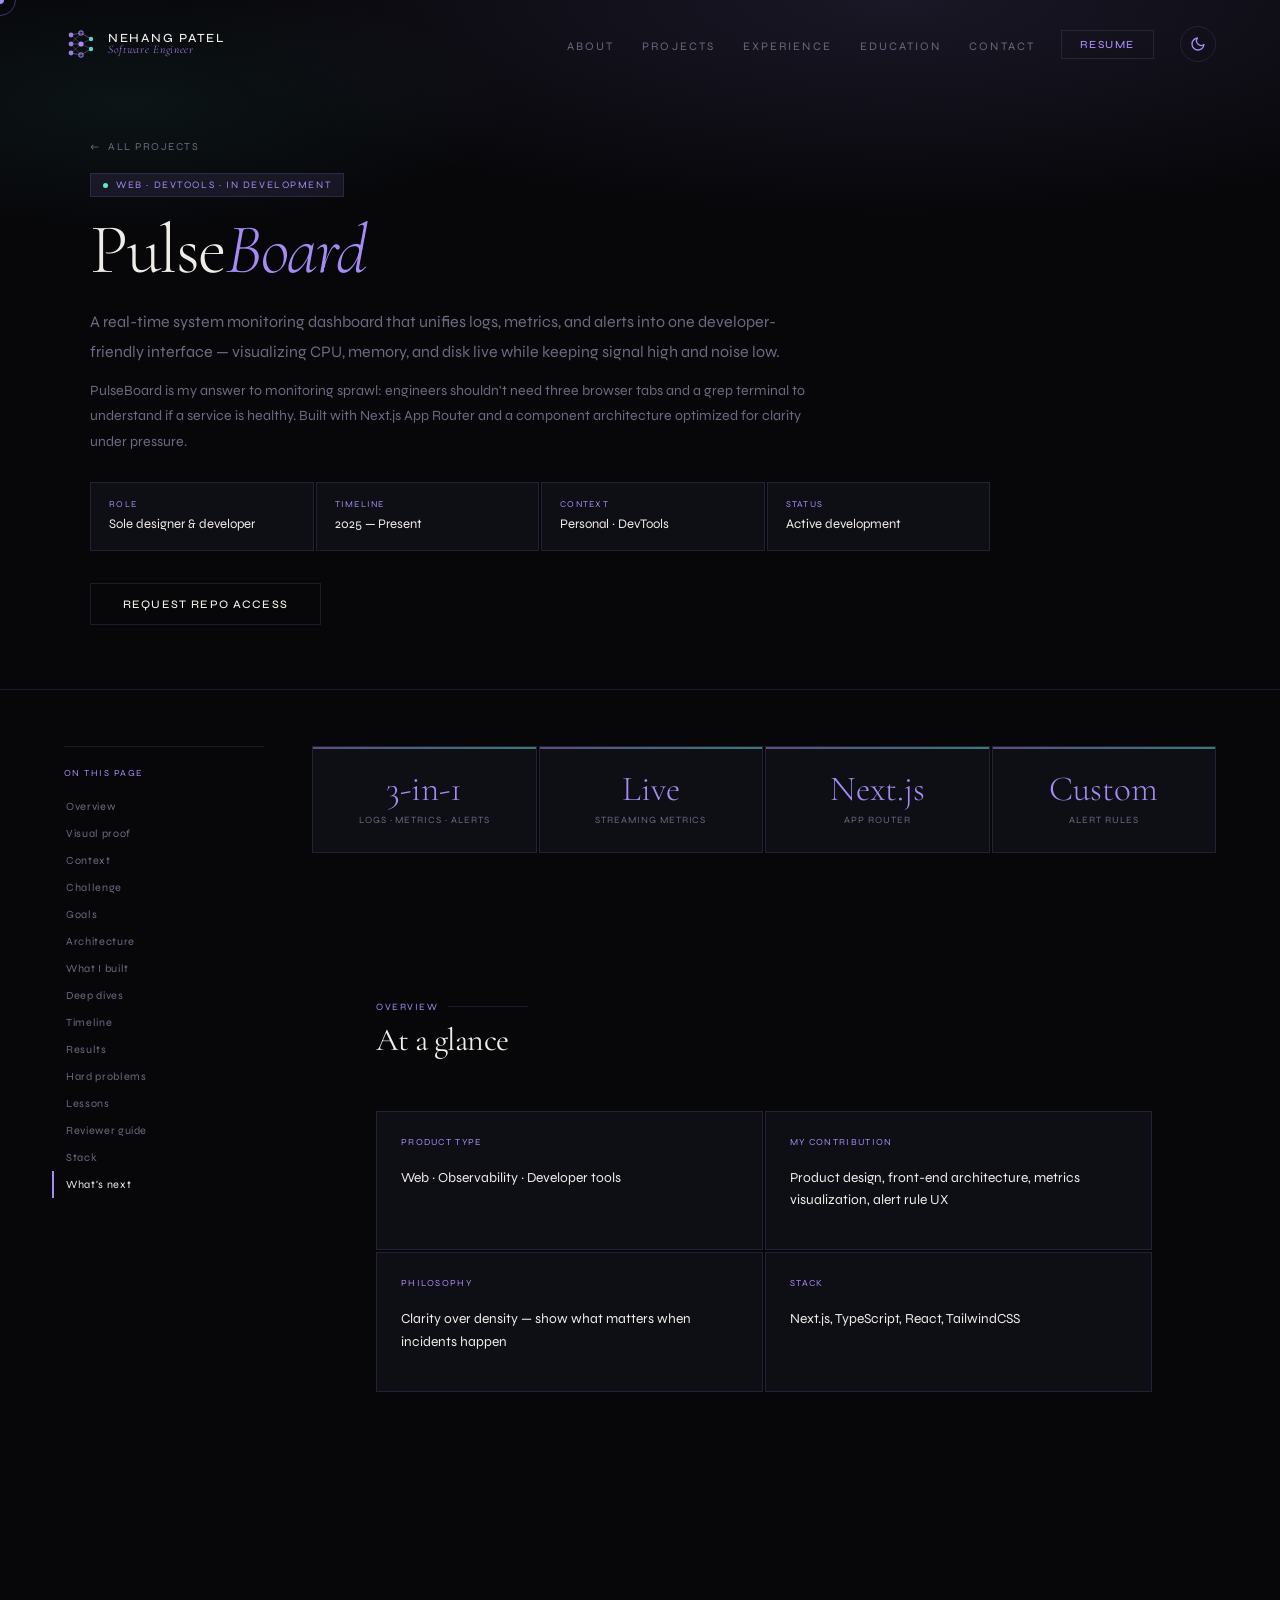
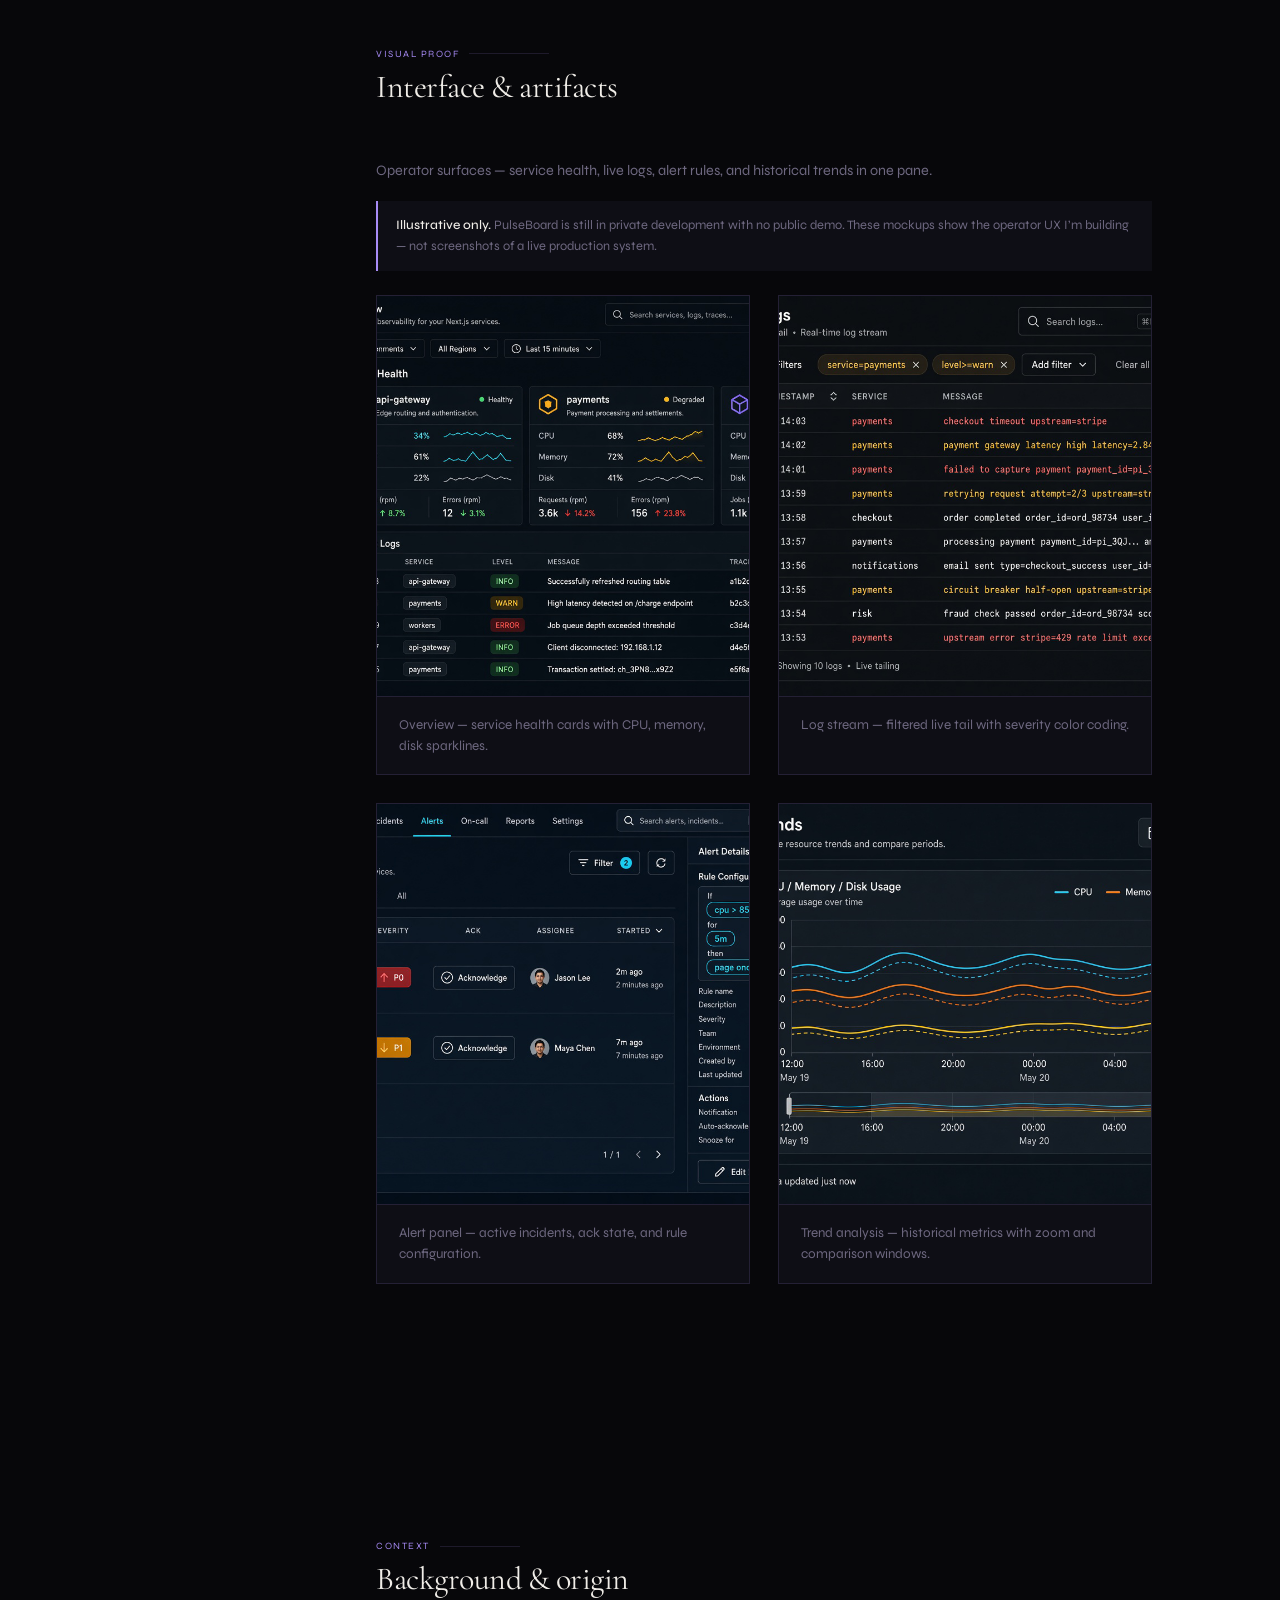
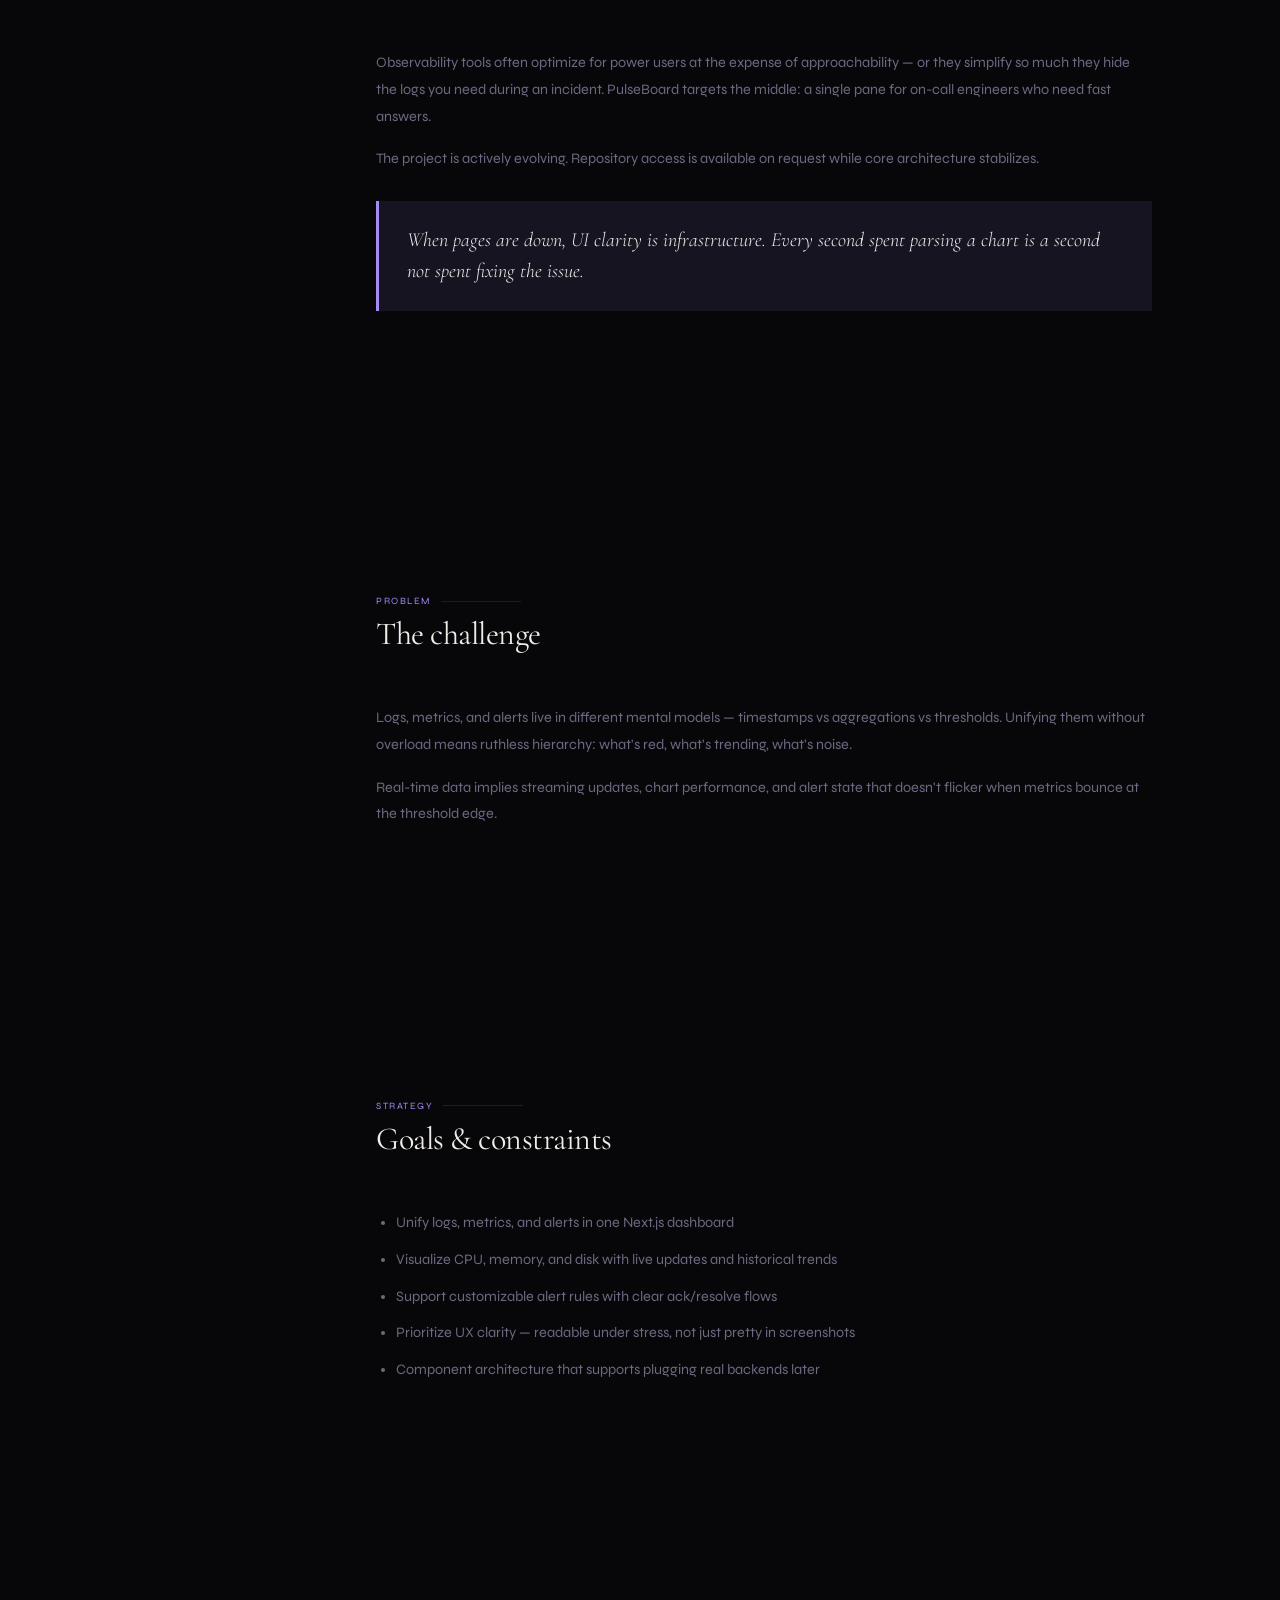
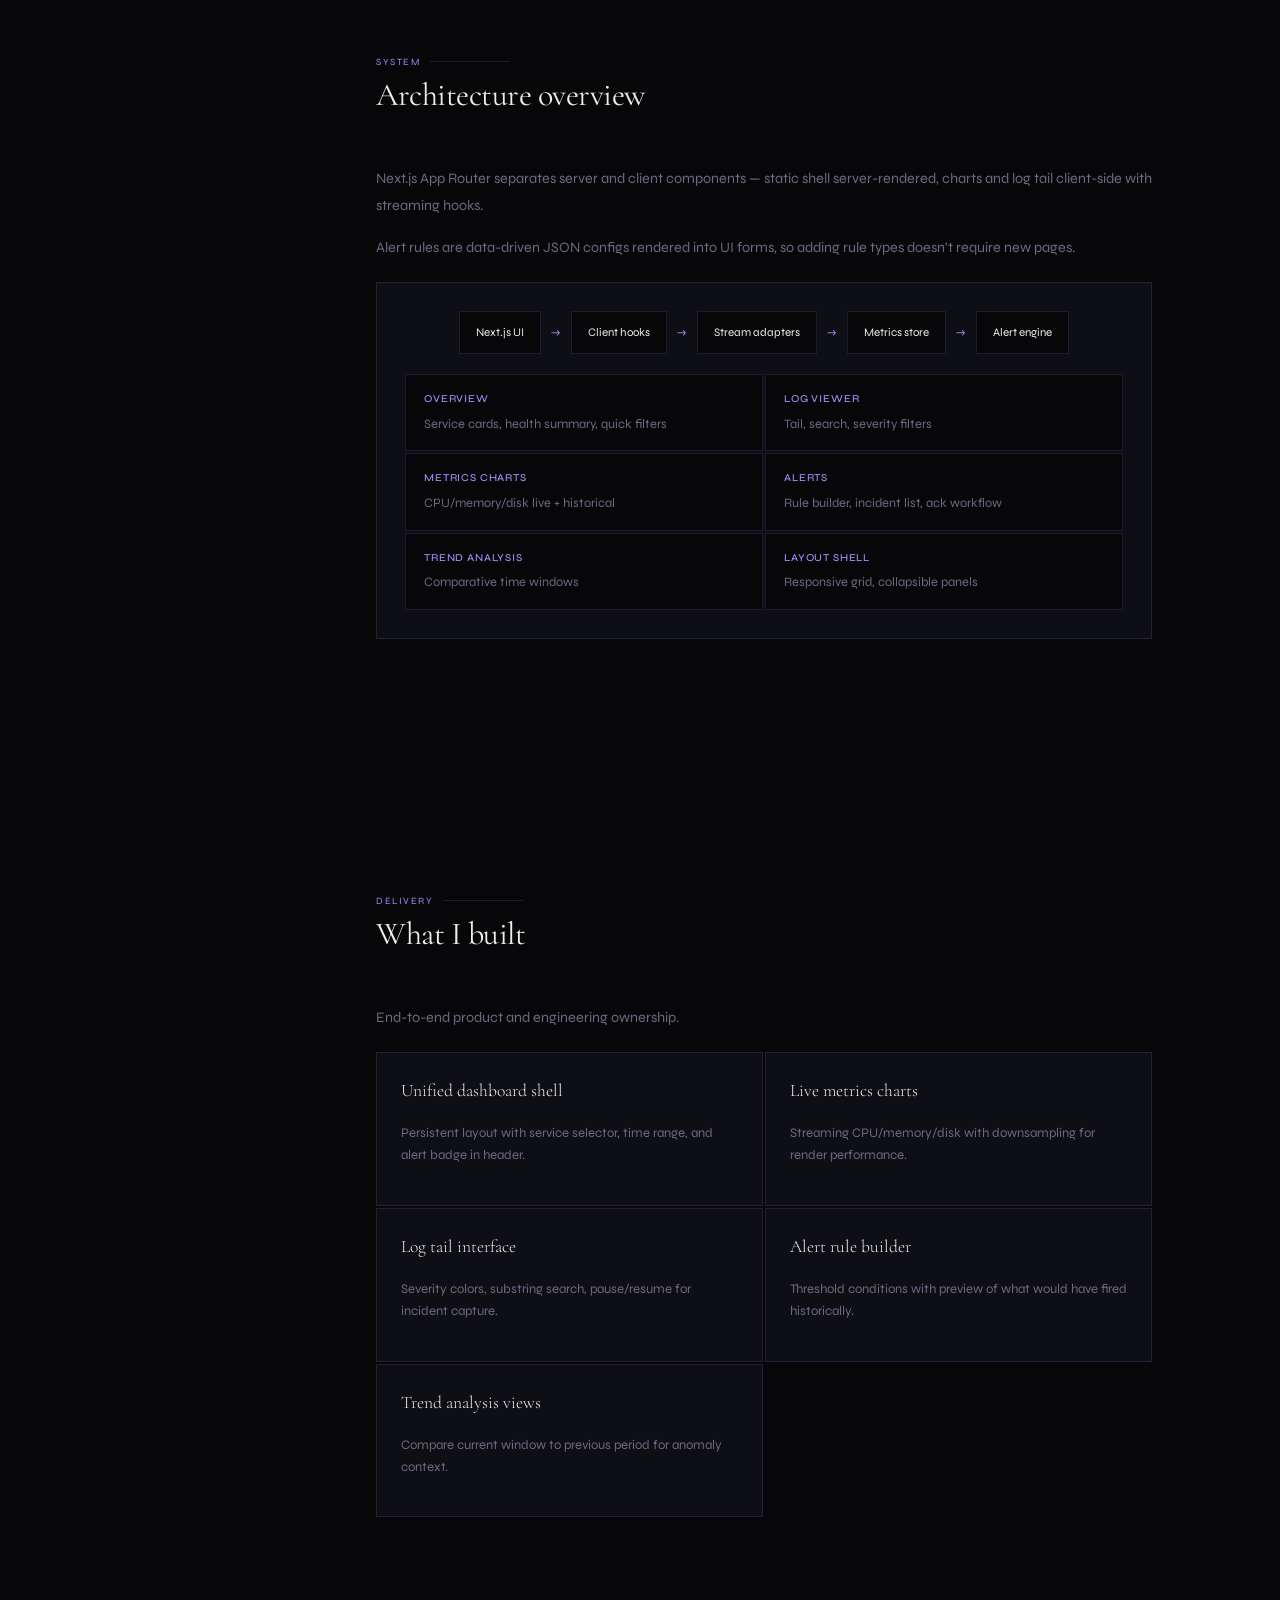
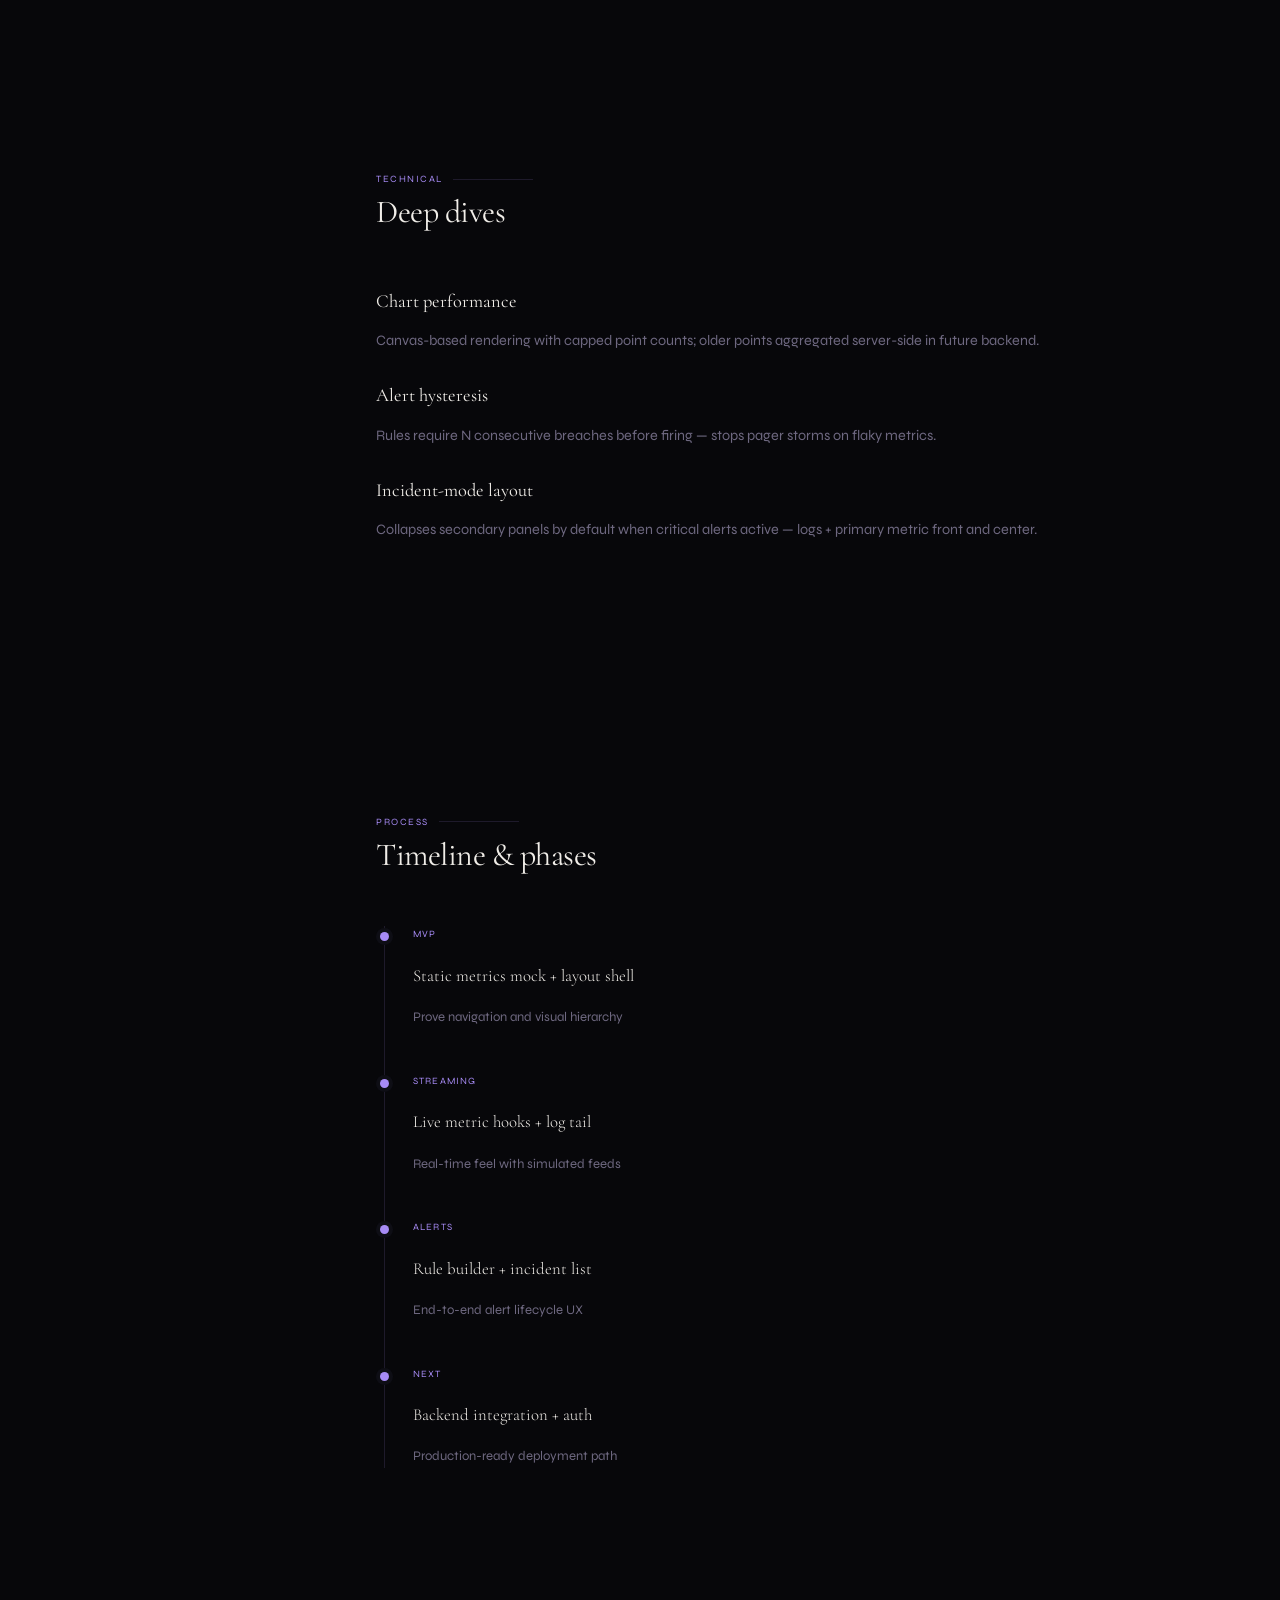
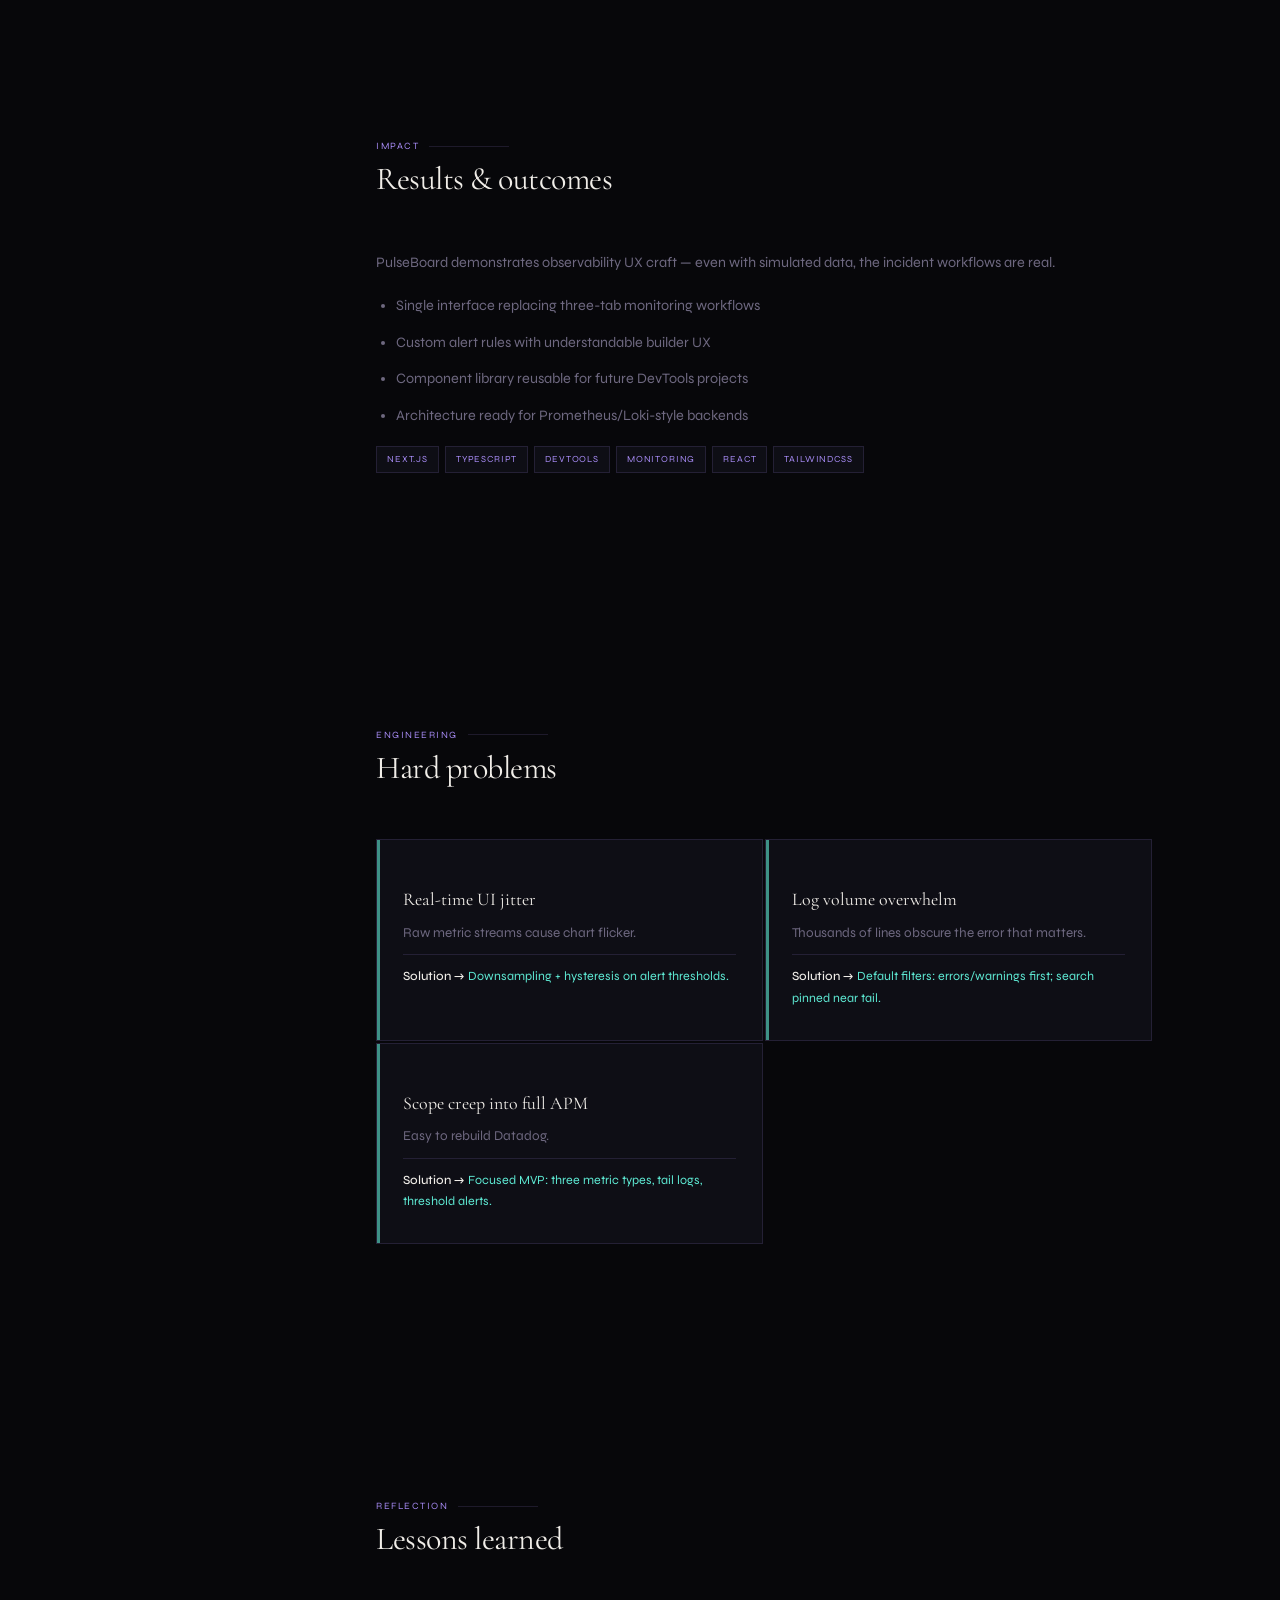
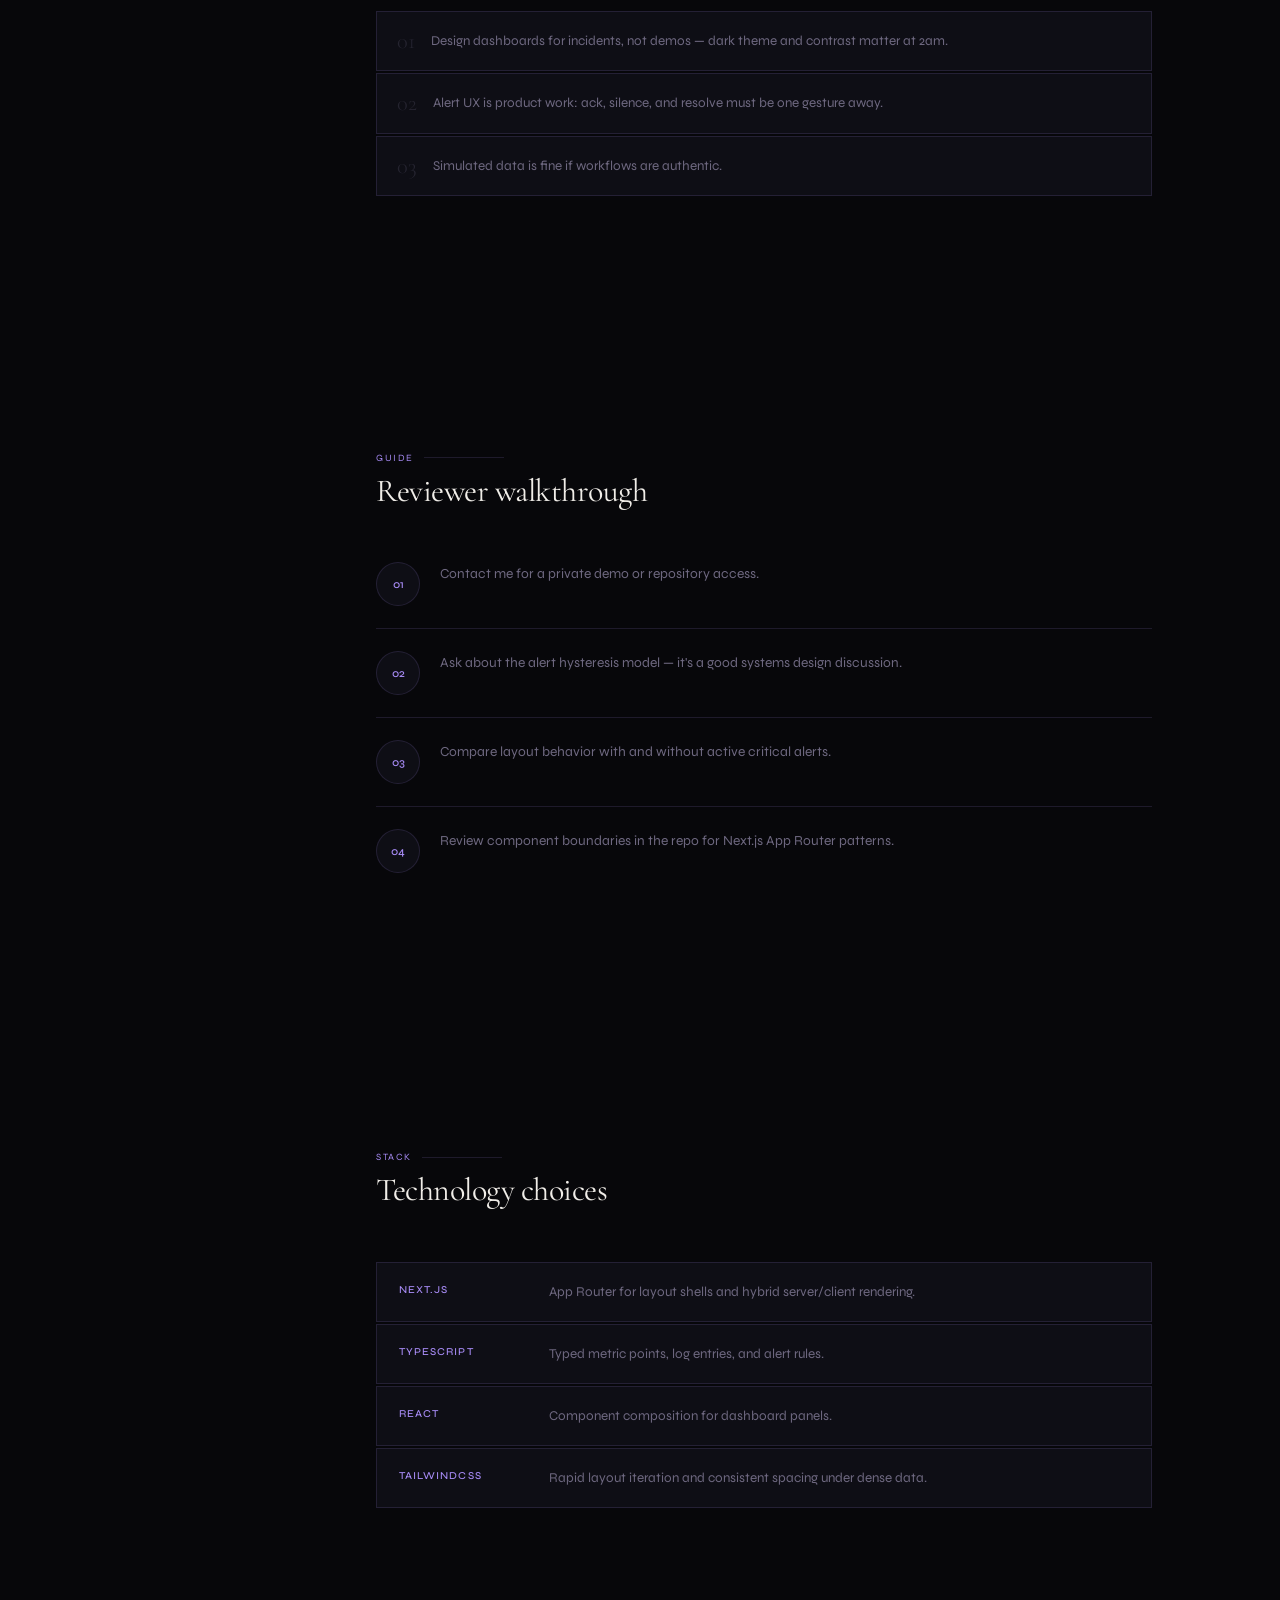
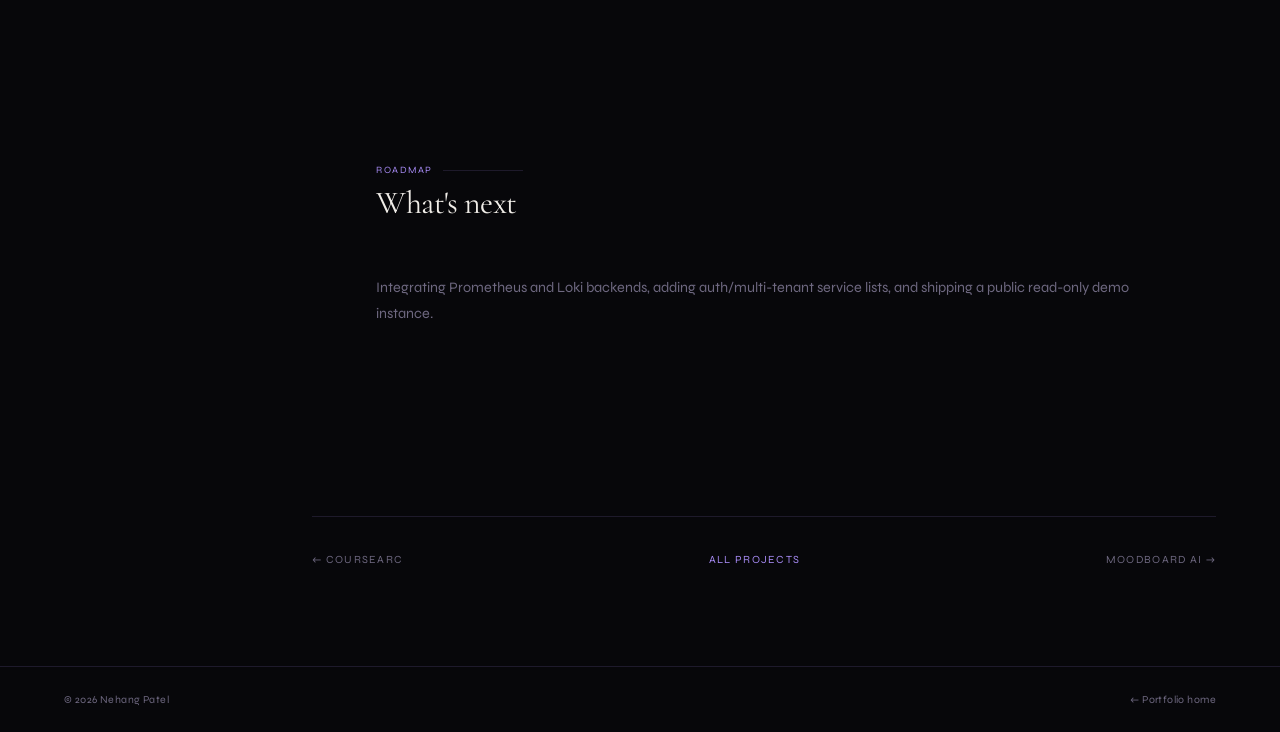
<file: projects/pulseboard.html>
<!DOCTYPE html>
<html lang="en" data-theme="dark">
<head>
<meta charset="UTF-8"/>
<meta name="color-scheme" content="dark light"/>
<meta name="theme-color" content="#07070A" media="(prefers-color-scheme: dark)"/>
<meta name="viewport" content="width=device-width, initial-scale=1.0"/>
<title>PulseBoard — Case Study | Nehang Patel</title>
<meta name="description" content="Real-time system monitoring dashboard unifying logs, metrics, and alerts — Next.js, TypeScript, developer-first UX."/>
<meta property="og:title" content="PulseBoard — Case Study | Nehang Patel"/>
<meta property="og:description" content="Real-time system monitoring dashboard unifying logs, metrics, and alerts — Next.js, TypeScript, developer-first UX."/>
<meta property="og:type" content="article"/>
<meta property="og:url" content="https://nehang-portfolio.vercel.app/projects/pulseboard"/>
<meta property="og:image" content="https://nehang-portfolio.vercel.app/assets/og-banner.png"/>
<meta name="twitter:card" content="summary_large_image"/>
<meta name="twitter:title" content="PulseBoard — Case Study"/>
<meta name="twitter:description" content="Real-time system monitoring dashboard unifying logs, metrics, and alerts — Next.js, TypeScript, developer-first UX."/>
<meta name="twitter:image" content="https://nehang-portfolio.vercel.app/assets/og-banner.png"/>
<link rel="canonical" href="https://nehang-portfolio.vercel.app/projects/pulseboard"/>
<link rel="icon" type="image/svg+xml" href="data:image/svg+xml,%3Csvg xmlns='http://www.w3.org/2000/svg' viewBox='0 0 34 34'%3E%3Crect width='34' height='34' rx='7' fill='%2307070A'/%3E%3Ccircle cx='17' cy='17' r='2.6' fill='%23A78BF5'/%3E%3C/svg%3E"/>
<script>(function(){try{var t=localStorage.getItem('nehang-theme');document.documentElement.setAttribute('data-theme',t==='light'?'light':'dark');}catch(e){}})();</script>
<link rel="preconnect" href="https://fonts.googleapis.com"/>
<link rel="preconnect" href="https://fonts.gstatic.com" crossorigin/>
<link href="https://fonts.googleapis.com/css2?family=Cormorant+Garamond:ital,wght@0,300;0,400;0,600;1,300;1,400&family=Syne:wght@300;400;500;600&display=swap" rel="stylesheet"/>
<link rel="stylesheet" href="../assets/css/style.css?v=20260823"/>
<link rel="stylesheet" href="../assets/css/case-study.css?v=20261011"/>
</head>
<body>
<div id="progress-bar"></div>
<button id="btt" aria-label="Back to top">
  <svg viewBox="0 0 24 24" fill="none" stroke="currentColor" stroke-width="2" stroke-linecap="round" stroke-linejoin="round"><polyline points="18 15 12 9 6 15"/></svg>
</button>
<div id="cur"></div>
<div id="cur2"></div>
<a class="skip-link" href="#cs-main">Skip to content</a>

<nav id="nav">
  <a href="../index.html" class="logo" aria-label="Nehang Patel">
    <div class="logo-mark"><svg viewBox="0 0 34 34" fill="none" xmlns="http://www.w3.org/2000/svg">
        <line x1="7" y1="8"  x2="17" y2="6"  stroke="var(--gold)" stroke-width=".9" stroke-opacity=".5"/>
        <line x1="7" y1="8"  x2="17" y2="17" stroke="var(--gold)" stroke-width=".9" stroke-opacity=".35"/>
        <line x1="7" y1="17" x2="17" y2="6"  stroke="var(--gold)" stroke-width=".9" stroke-opacity=".35"/>
        <line x1="7" y1="17" x2="17" y2="17" stroke="var(--gold)" stroke-width=".9" stroke-opacity=".5"/>
        <line x1="7" y1="17" x2="17" y2="28" stroke="var(--gold)" stroke-width=".9" stroke-opacity=".35"/>
        <line x1="7" y1="26" x2="17" y2="17" stroke="var(--gold)" stroke-width=".9" stroke-opacity=".35"/>
        <line x1="7" y1="26" x2="17" y2="28" stroke="var(--gold)" stroke-width=".9" stroke-opacity=".5"/>
        <line x1="17" y1="6"  x2="27" y2="12" stroke="var(--gold)" stroke-width=".9" stroke-opacity=".5"/>
        <line x1="17" y1="17" x2="27" y2="12" stroke="var(--gold)" stroke-width=".9" stroke-opacity=".35"/>
        <line x1="17" y1="17" x2="27" y2="22" stroke="var(--gold)" stroke-width=".9" stroke-opacity=".35"/>
        <line x1="17" y1="28" x2="27" y2="22" stroke="var(--gold)" stroke-width=".9" stroke-opacity=".5"/>
        <circle cx="7" cy="8"  r="2.4" fill="var(--gold)" opacity=".9"/>
        <circle cx="7" cy="17" r="2.4" fill="var(--gold)" opacity=".9"/>
        <circle cx="7" cy="26" r="2.4" fill="var(--gold)" opacity=".9"/>
        <circle cx="17" cy="6"  r="2.1" fill="none" stroke="var(--gold)" stroke-width="1.2" opacity=".8"/>
        <circle cx="17" cy="17" r="2.6" fill="var(--gold)" opacity="1"/>
        <circle cx="17" cy="28" r="2.1" fill="none" stroke="var(--gold)" stroke-width="1.2" opacity=".8"/>
        <circle cx="27" cy="12" r="2.2" fill="var(--teal)" opacity=".9"/>
        <circle cx="27" cy="22" r="2.2" fill="var(--teal)" opacity=".9"/>
      </svg></div>
    <div class="logo-wordmark">
      <span class="logo-name">Nehang Patel</span>
      <span class="logo-sub">Software Engineer</span>
    </div>
  </a>
  <div class="nav-r">
    <ul class="nav-links">
      <li><a href="../index.html#about">About</a></li>
      <li><a href="../index.html#projects">Projects</a></li>
      <li><a href="../index.html#exp">Experience</a></li>
      <li><a href="../index.html#education">Education</a></li>
      <li><a href="../index.html#contact">Contact</a></li>
    </ul>
    <button class="resume-btn" id="resumeBtn">Resume</button>
    <button class="tog" id="tog" aria-label="Toggle theme">
      <svg class="icon-moon" width="16" height="16" viewBox="0 0 24 24" fill="none" stroke="currentColor" stroke-width="2" stroke-linecap="round" stroke-linejoin="round" style="color:var(--gold)"><path d="M21 12.79A9 9 0 1 1 11.21 3a7 7 0 0 0 9.79 9.79z"/></svg>
      <svg class="icon-sun" width="16" height="16" viewBox="0 0 24 24" fill="none" stroke="currentColor" stroke-width="2" stroke-linecap="round" stroke-linejoin="round" style="color:var(--gold)"><circle cx="12" cy="12" r="5"/><line x1="12" y1="1" x2="12" y2="3"/><line x1="12" y1="21" x2="12" y2="23"/><line x1="4.22" y1="4.22" x2="5.64" y2="5.64"/><line x1="18.36" y1="18.36" x2="19.78" y2="19.78"/><line x1="1" y1="12" x2="3" y2="12"/><line x1="21" y1="12" x2="23" y2="12"/><line x1="4.22" y1="19.78" x2="5.64" y2="18.36"/><line x1="18.36" y1="5.64" x2="19.78" y2="4.22"/></svg>
    </button>
    <button class="ham" id="ham" aria-label="Menu"><span></span><span></span><span></span></button>
  </div>
</nav>

<div class="nav-drawer" id="drawer">
  <a href="../index.html#about" class="dl">About</a>
  <a href="../index.html#projects" class="dl">Projects</a>
  <a href="../index.html#exp" class="dl">Experience</a>
  <a href="../index.html#education" class="dl">Education</a>
  <a href="../index.html#contact" class="dl">Contact</a>
  <button class="drawer-resume" id="drawerResumeBtn">Resume</button>
  <div class="drawer-socials">
    <a href="https://www.linkedin.com/in/nehangpatel/" target="_blank" rel="noopener noreferrer" class="drawer-soc" aria-label="LinkedIn"><svg viewBox="0 0 24 24"><path d="M16 8a6 6 0 0 1 6 6v7h-4v-7a2 2 0 0 0-2-2 2 2 0 0 0-2 2v7h-4v-7a6 6 0 0 1 6-6z"/><rect x="2" y="9" width="4" height="12"/><circle cx="4" cy="4" r="2"/></svg></a>
    <a href="https://github.com/NehangPatel23" target="_blank" rel="noopener noreferrer" class="drawer-soc" aria-label="GitHub"><svg viewBox="0 0 24 24"><path d="M9 19c-5 1.5-5-2.5-7-3m14 6v-3.87a3.37 3.37 0 0 0-.94-2.61c3.14-.35 6.44-1.54 6.44-7A5.44 5.44 0 0 0 20 4.77 5.07 5.07 0 0 0 19.91 1S18.73.65 16 2.48a13.38 13.38 0 0 0-7 0C6.27.65 5.09 1 5.09 1A5.07 5.07 0 0 0 5 4.77a5.44 5.44 0 0 0-1.5 3.78c0 5.42 3.3 6.61 6.44 7A3.37 3.37 0 0 0 9 18.13V22"/></svg></a>
    <a href="https://x.com/itsnehangp_x" target="_blank" rel="noopener noreferrer" class="drawer-soc" aria-label="X"><svg viewBox="0 0 24 24"><path fill="currentColor" stroke="none" d="M18.244 2.25h3.308l-7.227 8.26 8.502 11.24H16.17l-5.214-6.817L4.99 21.75H1.68l7.73-8.835L1.254 2.25H8.08l4.713 6.231zm-1.161 17.52h1.833L7.084 4.126H5.117z"/></svg></a>
    <a href="mailto:nehangal@usc.edu?subject=Hello%20Nehang&amp;body=Hi%20Nehang%2C%0A%0AI%20came%20across%20your%20portfolio%20and%20wanted%20to%20connect.%0A%0A" class="drawer-soc" aria-label="Email"><svg viewBox="0 0 24 24"><path d="M4 4h16c1.1 0 2 .9 2 2v12c0 1.1-.9 2-2 2H4c-1.1 0-2-.9-2-2V6c0-1.1.9-2 2-2z"/><polyline points="22,6 12,13 2,6"/></svg></a>
  </div>
</div>
<main id="cs-main" class="cs-page">

  <header class="cs-hero">
    <div class="cs-hero-inner">
      
      <a href="../index.html#projects" class="cs-back r">All projects</a>
      <p class="cs-eyebrow r"><span class="cs-eyebrow-dot"></span>Web · DevTools · In Development</p>
      <h1 class="cs-title r">Pulse<em>Board</em></h1>
      <p class="cs-lead r">A real-time system monitoring dashboard that unifies logs, metrics, and alerts into one developer-friendly interface — visualizing CPU, memory, and disk live while keeping signal high and noise low.</p>
      <p class="cs-lead-sub r">PulseBoard is my answer to monitoring sprawl: engineers shouldn't need three browser tabs and a grep terminal to understand if a service is healthy. Built with Next.js App Router and a component architecture optimized for clarity under pressure.</p>
      <div class="cs-meta-grid r"><div class="cs-meta-cell"><p class="cs-meta-label">Role</p><p class="cs-meta-val">Sole designer & developer</p></div><div class="cs-meta-cell"><p class="cs-meta-label">Timeline</p><p class="cs-meta-val">2025 — Present</p></div><div class="cs-meta-cell"><p class="cs-meta-label">Context</p><p class="cs-meta-val">Personal · DevTools</p></div><div class="cs-meta-cell"><p class="cs-meta-label">Status</p><p class="cs-meta-val">Active development</p></div></div>
      <div class="cs-ctas r"><a href="../index.html#contact" class="btn btn-g">Request repo access</a></div>
    </div>
  </header>

  <div class="cs-layout">
    <aside class="cs-toc"><p class="cs-toc-label">On this page</p><a href="#overview">Overview</a><a href="#visual-proof">Visual proof</a><a href="#context">Context</a><a href="#challenge">Challenge</a><a href="#goals">Goals</a><a href="#architecture">Architecture</a><a href="#built">What I built</a><a href="#deep-dives">Deep dives</a><a href="#timeline">Timeline</a><a href="#results">Results</a><a href="#problems">Hard problems</a><a href="#lessons">Lessons</a><a href="#reviewer">Reviewer guide</a><a href="#stack">Stack</a><a href="#next">What's next</a></aside>
    <div class="cs-content">
      <div class="cs-metrics"><div class="cs-metric r"><div class="cs-metric-n">3-in-1</div><div class="cs-metric-l">Logs · metrics · alerts</div></div><div class="cs-metric r"><div class="cs-metric-n">Live</div><div class="cs-metric-l">Streaming metrics</div></div><div class="cs-metric r"><div class="cs-metric-n">Next.js</div><div class="cs-metric-l">App Router</div></div><div class="cs-metric r"><div class="cs-metric-n">Custom</div><div class="cs-metric-l">Alert rules</div></div></div>

      <section class="cs-section r" id="overview">
      <div class="cs-section-head"><p class="cs-section-label">Overview</p><h2 class="cs-section-title">At a glance</h2></div>
      <div class="cs-section-body"><div class="cs-glance"><div class="cs-glance-item r"><p class="cs-glance-label">Product type</p><p class="cs-glance-val">Web · Observability · Developer tools</p></div><div class="cs-glance-item r"><p class="cs-glance-label">My contribution</p><p class="cs-glance-val">Product design, front-end architecture, metrics visualization, alert rule UX</p></div><div class="cs-glance-item r"><p class="cs-glance-label">Philosophy</p><p class="cs-glance-val">Clarity over density — show what matters when incidents happen</p></div><div class="cs-glance-item r"><p class="cs-glance-label">Stack</p><p class="cs-glance-val">Next.js, TypeScript, React, TailwindCSS</p></div></div></div>
    </section>
      <section class="cs-section r" id="visual-proof">
      <div class="cs-section-head"><p class="cs-section-label">Visual proof</p><h2 class="cs-section-title">Interface & artifacts</h2></div>
      <div class="cs-section-body"><p>Operator surfaces — service health, live logs, alert rules, and historical trends in one pane.</p><p class="cs-illus"><strong>Illustrative only.</strong> PulseBoard is still in private development with no public demo. These mockups show the operator UX I’m building — not screenshots of a live production system.</p><div class="cs-gallery cs-gallery-2"><figure class="cs-gallery-item r">
      <img src="../assets/projects/case-studies/pulseboard/dashboard.png" alt="Overview — service health cards with CPU, memory, disk sparklines." loading="lazy"/>
      <figcaption class="cs-gallery-cap">Overview — service health cards with CPU, memory, disk sparklines.</figcaption>
    </figure><figure class="cs-gallery-item r">
      <img src="../assets/projects/case-studies/pulseboard/logs.png" alt="Log stream — filtered live tail with severity color coding." loading="lazy"/>
      <figcaption class="cs-gallery-cap">Log stream — filtered live tail with severity color coding.</figcaption>
    </figure><figure class="cs-gallery-item r">
      <img src="../assets/projects/case-studies/pulseboard/alerts.png" alt="Alert panel — active incidents, ack state, and rule configuration." loading="lazy"/>
      <figcaption class="cs-gallery-cap">Alert panel — active incidents, ack state, and rule configuration.</figcaption>
    </figure><figure class="cs-gallery-item r">
      <img src="../assets/projects/case-studies/pulseboard/trends.png" alt="Trend analysis — historical metrics with zoom and comparison windows." loading="lazy"/>
      <figcaption class="cs-gallery-cap">Trend analysis — historical metrics with zoom and comparison windows.</figcaption>
    </figure></div></div>
    </section>
      <section class="cs-section r" id="context">
      <div class="cs-section-head"><p class="cs-section-label">Context</p><h2 class="cs-section-title">Background & origin</h2></div>
      <div class="cs-section-body"><p>Observability tools often optimize for power users at the expense of approachability — or they simplify so much they hide the logs you need during an incident. PulseBoard targets the middle: a single pane for on-call engineers who need fast answers.</p><p>The project is actively evolving. Repository access is available on request while core architecture stabilizes.</p><blockquote class="cs-quote r">When pages are down, UI clarity is infrastructure. Every second spent parsing a chart is a second not spent fixing the issue.</blockquote></div>
    </section>
      <section class="cs-section r" id="challenge">
      <div class="cs-section-head"><p class="cs-section-label">Problem</p><h2 class="cs-section-title">The challenge</h2></div>
      <div class="cs-section-body"><p>Logs, metrics, and alerts live in different mental models — timestamps vs aggregations vs thresholds. Unifying them without overload means ruthless hierarchy: what's red, what's trending, what's noise.</p><p>Real-time data implies streaming updates, chart performance, and alert state that doesn't flicker when metrics bounce at the threshold edge.</p></div>
    </section>
      <section class="cs-section r" id="goals">
      <div class="cs-section-head"><p class="cs-section-label">Strategy</p><h2 class="cs-section-title">Goals & constraints</h2></div>
      <div class="cs-section-body"><ul><li>Unify logs, metrics, and alerts in one Next.js dashboard</li><li>Visualize CPU, memory, and disk with live updates and historical trends</li><li>Support customizable alert rules with clear ack/resolve flows</li><li>Prioritize UX clarity — readable under stress, not just pretty in screenshots</li><li>Component architecture that supports plugging real backends later</li></ul></div>
    </section>
      <section class="cs-section r" id="architecture">
      <div class="cs-section-head"><p class="cs-section-label">System</p><h2 class="cs-section-title">Architecture overview</h2></div>
      <div class="cs-section-body"><p>Next.js App Router separates server and client components — static shell server-rendered, charts and log tail client-side with streaming hooks.</p><p>Alert rules are data-driven JSON configs rendered into UI forms, so adding rule types doesn't require new pages.</p><div class="cs-arch"><div class="cs-flow"><span>Next.js UI</span><span class="cs-arrow">→</span><span>Client hooks</span><span class="cs-arrow">→</span><span>Stream adapters</span><span class="cs-arrow">→</span><span>Metrics store</span><span class="cs-arrow">→</span><span>Alert engine</span></div><div class="cs-arch-list"><div class="cs-arch-item"><strong>Overview</strong>Service cards, health summary, quick filters</div><div class="cs-arch-item"><strong>Log viewer</strong>Tail, search, severity filters</div><div class="cs-arch-item"><strong>Metrics charts</strong>CPU/memory/disk live + historical</div><div class="cs-arch-item"><strong>Alerts</strong>Rule builder, incident list, ack workflow</div><div class="cs-arch-item"><strong>Trend analysis</strong>Comparative time windows</div><div class="cs-arch-item"><strong>Layout shell</strong>Responsive grid, collapsible panels</div></div></div></div>
    </section>
      <section class="cs-section r" id="built">
      <div class="cs-section-head"><p class="cs-section-label">Delivery</p><h2 class="cs-section-title">What I built</h2></div>
      <div class="cs-section-body"><p>End-to-end product and engineering ownership.</p><div class="cs-features"><div class="cs-feature r"><p class="cs-feature-title">Unified dashboard shell</p><p class="cs-feature-desc">Persistent layout with service selector, time range, and alert badge in header.</p></div><div class="cs-feature r"><p class="cs-feature-title">Live metrics charts</p><p class="cs-feature-desc">Streaming CPU/memory/disk with downsampling for render performance.</p></div><div class="cs-feature r"><p class="cs-feature-title">Log tail interface</p><p class="cs-feature-desc">Severity colors, substring search, pause/resume for incident capture.</p></div><div class="cs-feature r"><p class="cs-feature-title">Alert rule builder</p><p class="cs-feature-desc">Threshold conditions with preview of what would have fired historically.</p></div><div class="cs-feature r"><p class="cs-feature-title">Trend analysis views</p><p class="cs-feature-desc">Compare current window to previous period for anomaly context.</p></div></div></div>
    </section>
      <section class="cs-section r" id="deep-dives">
      <div class="cs-section-head"><p class="cs-section-label">Technical</p><h2 class="cs-section-title">Deep dives</h2></div>
      <div class="cs-section-body"><h4>Chart performance</h4><p>Canvas-based rendering with capped point counts; older points aggregated server-side in future backend.</p><h4>Alert hysteresis</h4><p>Rules require N consecutive breaches before firing — stops pager storms on flaky metrics.</p><h4>Incident-mode layout</h4><p>Collapses secondary panels by default when critical alerts active — logs + primary metric front and center.</p></div>
    </section>
      <section class="cs-section r" id="timeline">
      <div class="cs-section-head"><p class="cs-section-label">Process</p><h2 class="cs-section-title">Timeline & phases</h2></div>
      <div class="cs-section-body"><div class="cs-timeline"><div class="cs-tl-item"><p class="cs-tl-phase">MVP</p><p class="cs-tl-title">Static metrics mock + layout shell</p><p class="cs-tl-desc">Prove navigation and visual hierarchy</p></div><div class="cs-tl-item"><p class="cs-tl-phase">Streaming</p><p class="cs-tl-title">Live metric hooks + log tail</p><p class="cs-tl-desc">Real-time feel with simulated feeds</p></div><div class="cs-tl-item"><p class="cs-tl-phase">Alerts</p><p class="cs-tl-title">Rule builder + incident list</p><p class="cs-tl-desc">End-to-end alert lifecycle UX</p></div><div class="cs-tl-item"><p class="cs-tl-phase">Next</p><p class="cs-tl-title">Backend integration + auth</p><p class="cs-tl-desc">Production-ready deployment path</p></div></div></div>
    </section>
      <section class="cs-section r" id="results">
      <div class="cs-section-head"><p class="cs-section-label">Impact</p><h2 class="cs-section-title">Results & outcomes</h2></div>
      <div class="cs-section-body"><p>PulseBoard demonstrates observability UX craft — even with simulated data, the incident workflows are real.</p><ul><li>Single interface replacing three-tab monitoring workflows</li><li>Custom alert rules with understandable builder UX</li><li>Component library reusable for future DevTools projects</li><li>Architecture ready for Prometheus/Loki-style backends</li></ul><div class="cs-tags"><span class="cs-tag">Next.js</span><span class="cs-tag">TypeScript</span><span class="cs-tag">DevTools</span><span class="cs-tag">Monitoring</span><span class="cs-tag">React</span><span class="cs-tag">TailwindCSS</span></div></div>
    </section>
      <section class="cs-section r" id="problems">
      <div class="cs-section-head"><p class="cs-section-label">Engineering</p><h2 class="cs-section-title">Hard problems</h2></div>
      <div class="cs-section-body"><div class="cs-problems"><div class="cs-problem r"><h4>Real-time UI jitter</h4><p>Raw metric streams cause chart flicker.</p><p class="cs-solution"><strong>Solution →</strong> Downsampling + hysteresis on alert thresholds.</p></div><div class="cs-problem r"><h4>Log volume overwhelm</h4><p>Thousands of lines obscure the error that matters.</p><p class="cs-solution"><strong>Solution →</strong> Default filters: errors/warnings first; search pinned near tail.</p></div><div class="cs-problem r"><h4>Scope creep into full APM</h4><p>Easy to rebuild Datadog.</p><p class="cs-solution"><strong>Solution →</strong> Focused MVP: three metric types, tail logs, threshold alerts.</p></div></div></div>
    </section>
      <section class="cs-section r" id="lessons">
      <div class="cs-section-head"><p class="cs-section-label">Reflection</p><h2 class="cs-section-title">Lessons learned</h2></div>
      <div class="cs-section-body"><div class="cs-lessons"><div class="cs-lesson r"><span class="cs-lesson-n">01</span><span>Design dashboards for incidents, not demos — dark theme and contrast matter at 2am.</span></div><div class="cs-lesson r"><span class="cs-lesson-n">02</span><span>Alert UX is product work: ack, silence, and resolve must be one gesture away.</span></div><div class="cs-lesson r"><span class="cs-lesson-n">03</span><span>Simulated data is fine if workflows are authentic.</span></div></div></div>
    </section>
      <section class="cs-section r" id="reviewer">
      <div class="cs-section-head"><p class="cs-section-label">Guide</p><h2 class="cs-section-title">Reviewer walkthrough</h2></div>
      <div class="cs-section-body"><div class="cs-steps"><div class="cs-step r"><span class="cs-step-n">01</span><p>Contact me for a private demo or repository access.</p></div><div class="cs-step r"><span class="cs-step-n">02</span><p>Ask about the alert hysteresis model — it's a good systems design discussion.</p></div><div class="cs-step r"><span class="cs-step-n">03</span><p>Compare layout behavior with and without active critical alerts.</p></div><div class="cs-step r"><span class="cs-step-n">04</span><p>Review component boundaries in the repo for Next.js App Router patterns.</p></div></div></div>
    </section>
      <section class="cs-section r" id="stack">
      <div class="cs-section-head"><p class="cs-section-label">Stack</p><h2 class="cs-section-title">Technology choices</h2></div>
      <div class="cs-section-body"><div class="cs-rationale"><div class="cs-rat-item r"><span class="cs-rat-tech">Next.js</span><span class="cs-rat-why">App Router for layout shells and hybrid server/client rendering.</span></div><div class="cs-rat-item r"><span class="cs-rat-tech">TypeScript</span><span class="cs-rat-why">Typed metric points, log entries, and alert rules.</span></div><div class="cs-rat-item r"><span class="cs-rat-tech">React</span><span class="cs-rat-why">Component composition for dashboard panels.</span></div><div class="cs-rat-item r"><span class="cs-rat-tech">TailwindCSS</span><span class="cs-rat-why">Rapid layout iteration and consistent spacing under dense data.</span></div></div></div>
    </section>
      <section class="cs-section r" id="next">
      <div class="cs-section-head"><p class="cs-section-label">Roadmap</p><h2 class="cs-section-title">What's next</h2></div>
      <div class="cs-section-body"><p>Integrating Prometheus and Loki backends, adding auth/multi-tenant service lists, and shipping a public read-only demo instance.</p></div>
    </section>

      <div class="cs-footer-nav r">
        <a href="coursearc.html">← CourseArc</a>
        <a href="../index.html#projects" class="cs-fn-home">All projects</a>
        <a href="moodboard-ai.html">MoodBoard AI →</a>
      </div>
    </div>
  </div>
</main>
<footer><p>© 2026 Nehang Patel</p><div class="footer-right"><a href="../index.html" style="color:var(--muted);font-size:.66rem;text-decoration:none">← Portfolio home</a></div></footer>
<div id="resumeOverlay" role="dialog" aria-modal="true" aria-label="Nehang Patel — Resume">
  <div class="resume-modal">
    <div class="resume-modal-bar">
      <p class="resume-modal-title">Nehang Patel <span>— Resume</span></p>
      <div class="resume-modal-actions">
        <a href="../assets/resume/Nehang_Patel_Resume.pdf" download="Nehang_Patel_Resume.pdf" rel="noopener noreferrer" class="resume-dl-btn" id="resumeDlBtn">
          <svg viewBox="0 0 24 24" fill="none" stroke="currentColor" stroke-width="2" stroke-linecap="round" stroke-linejoin="round"><path d="M21 15v4a2 2 0 0 1-2 2H5a2 2 0 0 1-2-2v-4"/><polyline points="7 10 12 15 17 10"/><line x1="12" y1="15" x2="12" y2="3"/></svg>
          Download PDF
        </a>
        <button class="resume-close" id="resumeClose" aria-label="Close">
          <svg viewBox="0 0 24 24" fill="none" stroke="currentColor" stroke-width="2" stroke-linecap="round"><line x1="18" y1="6" x2="6" y2="18"/><line x1="6" y1="6" x2="18" y2="18"/></svg>
        </button>
      </div>
    </div>
    <div class="resume-body">
      <div class="rv-header">
        <h2 class="rv-name">Nehang <span>Patel</span></h2>
        <div class="rv-meta">
          <span>Los Angeles, CA 90007</span>
          <a href="mailto:nehangal@usc.edu">nehangal@usc.edu</a>
          <a href="tel:+15137268552">(513) 726-8552</a>
          <a href="https://www.linkedin.com/in/nehangpatel/" target="_blank" rel="noopener noreferrer">linkedin.com/in/nehangpatel</a>
          <a href="https://nehang-portfolio.vercel.app">nehang-portfolio.vercel.app</a>
        </div>
      </div>

      <div class="rv-section">
        <p class="rv-section-title">Professional Summary</p>
        <p class="rv-summary">Full-stack Software Engineer pursuing an M.S. in Computer Science at USC, with production experience building web applications, data pipelines, and AI-powered tools. Proficient in Python, TypeScript, React, Next.js, and Golang, with hands-on work shipping containerized applications, integrating LLM APIs, and collaborating in Agile teams. Actively seeking software engineering internship or new-grad opportunities.</p>
      </div>

      <div class="rv-section">
        <p class="rv-section-title">Education</p>
        <div class="rv-entry">
          <div class="rv-entry-head"><span class="rv-entry-title">University of Southern California</span><span class="rv-entry-date">Aug 2025 — Present</span></div>
          <p class="rv-entry-sub">Master of Science in Computer Science · Viterbi School of Engineering · Los Angeles, CA</p>
          <p class="rv-entry-note">Graduating May 2027 · Computer Forensics &amp; Information Retrieval (in session), Analysis of Algorithms, Database Systems, Web Technologies, Applied Cryptography</p>
        </div>
        <div class="rv-entry">
          <div class="rv-entry-head"><span class="rv-entry-title">University of Cincinnati</span><span class="rv-entry-date">Aug 2020 — May 2025</span></div>
          <p class="rv-entry-sub">Bachelor of Science in Computer Science · College of Engineering &amp; Applied Science · Cincinnati, OH</p>
          <p class="rv-entry-note">Minor in Cyber Operations &amp; Software Engineering · Dean's List: Fall 2020, Summer 2022, Fall 2024, Spring 2025</p>
        </div>
      </div>

      <div class="rv-section">
        <p class="rv-section-title">Experience</p>
        <div class="rv-entry">
          <div class="rv-entry-head"><span class="rv-entry-title">Software Developer Intern</span><span class="rv-entry-date">Jan 2024 — Apr 2024</span></div>
          <p class="rv-entry-sub">MediTechSafe Inc · Hamilton, OH</p>
          <ul class="rv-list">
            <li>Built and integrated a Flutter frontend with Golang backend APIs, delivering a responsive internal tool with reusable, production-ready UI components</li>
            <li>Refactored and optimized a Python-based web-scraping data pipeline to reliably process 10,000+ records daily, improving stability, performance, and maintainability</li>
            <li>Queried and validated MySQL datasets to troubleshoot data inconsistencies and confirm pipeline accuracy for downstream engineering decisions</li>
            <li>Created internal visualizations summarizing pipeline performance metrics to support engineering and product decision-making</li>
            <li>Participated in code reviews, incorporating feedback to improve code clarity, structure, and maintainability</li>
          </ul>
        </div>
        <div class="rv-entry">
          <div class="rv-entry-head"><span class="rv-entry-title">Software Developer Intern</span><span class="rv-entry-date">May 2023 — Aug 2023</span></div>
          <p class="rv-entry-sub">MediTechSafe Inc · Hamilton, OH</p>
          <ul class="rv-list">
            <li>Built scalable Python data pipelines to scrape, clean, and standardize thousands of online records weekly, enabling real-time analysis and expanding monitoring coverage</li>
            <li>Automated data-collection workflows processing thousands of records per run, saving 10–15+ hours of manual work per project</li>
            <li>Implemented quality-assurance checks across large datasets, detecting and resolving inconsistencies before integration into company systems</li>
          </ul>
        </div>
        <div class="rv-entry">
          <div class="rv-entry-head"><span class="rv-entry-title">Software Co-op</span><span class="rv-entry-date">Aug 2022 — Dec 2022</span></div>
          <p class="rv-entry-sub">ITE LLC · Loveland, OH</p>
          <ul class="rv-list">
            <li>Executed technical tasks on engineering projects, including C++ debugging and configuration updates, in collaboration with senior developers</li>
            <li>Applied IoT workflows (Losant) and Neo4j graph databases in a self-directed capacity alongside core project work</li>
          </ul>
        </div>
        <div class="rv-entry">
          <div class="rv-entry-head"><span class="rv-entry-title">Cybersecurity Analyst Apprentice</span><span class="rv-entry-date">Feb 2022 — Apr 2022</span></div>
          <p class="rv-entry-sub">iQ4 Corporation · Remote · Franklin Lakes, NJ</p>
          <ul class="rv-list">
            <li>Collaborated with 3 fellow cybersecurity interns through case studies, industry mentorship, and hands-on training in security frameworks</li>
            <li>Applied NIST and NICE cybersecurity frameworks and incident-response methodologies to a structured case-study analysis</li>
            <li>Synthesized complex technical findings into written reports and presentations for both technical and non-technical audiences</li>
          </ul>
        </div>
        <div class="rv-entry">
          <div class="rv-entry-head"><span class="rv-entry-title">Peer Teaching Assistant</span><span class="rv-entry-date">Jan 2022 — May 2025</span></div>
          <p class="rv-entry-sub">Department of Engineering Education, University of Cincinnati · Cincinnati, OH</p>
          <ul class="rv-list">
            <li>Taught and graded coursework for 72 students (1:24 ratio), mentoring students on teamwork, conflict resolution, and leadership</li>
            <li>Coordinated final project demonstrations and technical logistics for 1,500+ students across course milestones</li>
            <li>Delivered orientation workshops on Engineering Design Thinking to 1,500 incoming freshmen</li>
            <li>Led a summer workshop for 150+ high school seniors on design thinking and hands-on problem-solving</li>
          </ul>
        </div>
      </div>

      <div class="rv-section">
        <p class="rv-section-title">Projects</p>
        <div class="rv-entry">
          <div class="rv-entry-head"><span class="rv-entry-title">NexusIQ AI</span><span class="rv-entry-date">2026</span></div>
          <p class="rv-entry-sub">Next.js · React · TypeScript · Prisma · PostgreSQL · Ollama · Supabase · Docker</p>
          <ul class="rv-list"><li>Full-stack enterprise due-diligence platform: parallel Financial, Legal, Compliance, Risk, and Fraud LLM agents analyze uploaded data rooms via hybrid search and return cited, consensus-based findings. Containerized MVP on Vercel + Supabase with local Ollama inference at zero paid AI API cost.</li></ul>
        </div>
        <div class="rv-entry">
          <div class="rv-entry-head"><span class="rv-entry-title">MoodBoard AI</span><span class="rv-entry-date">2026</span></div>
          <p class="rv-entry-sub">Next.js · React · TypeScript · Supabase · TailwindCSS · Gemini</p>
          <ul class="rv-list"><li>AI creative workspace that turns a brief into a structured moodboard via two-phase Gemini generation (draft + streaming image enrichment). Shipped real-time collaboration, public sharing/remix, and export to JSON, PNG, PDF, and design-system tokens.</li></ul>
        </div>
        <div class="rv-entry">
          <div class="rv-entry-head"><span class="rv-entry-title">FinTrackr</span><span class="rv-entry-date">Aug 2024 — May 2025</span></div>
          <p class="rv-entry-sub">Flutter · Dart · Agile · Full-Stack</p>
          <ul class="rv-list"><li>End-to-end personal finance app with expense tracking, debt payoff, taxes, and financial-literacy resources. Drove Agile scoping and collaborated with a team of 3 on full-stack implementation.</li></ul>
        </div>
        <div class="rv-entry">
          <div class="rv-entry-head"><span class="rv-entry-title">CourseArc</span><span class="rv-entry-date">2025 — 2026</span></div>
          <p class="rv-entry-sub">React · Vite · TypeScript · TailwindCSS · ShadCN/UI</p>
          <ul class="rv-list"><li>Full-stack Canvas LMS reimagining — dashboard, course pages, and discussion boards with a modular component architecture and dark/light mode. Live on Vercel.</li></ul>
        </div>
      </div>

      <div class="rv-section">
        <p class="rv-section-title">Activities &amp; Leadership</p>
        <div class="rv-entry">
          <div class="rv-entry-head"><span class="rv-entry-title">President</span><span class="rv-entry-date">May 2026 — Present</span></div>
          <p class="rv-entry-sub">GRIDS (Graduates Rising in Data Science) · USC · Los Angeles, CA</p>
          <ul class="rv-list"><li>Leading strategy, programming, and member engagement for USC's data science graduate student organisation</li></ul>
        </div>
        <div class="rv-entry">
          <div class="rv-entry-head"><span class="rv-entry-title">Director of Marketing</span><span class="rv-entry-date">Jan 2026 — May 2026</span></div>
          <p class="rv-entry-sub">GRIDS · USC · Los Angeles, CA</p>
          <ul class="rv-list"><li>Led branding, outreach, and marketing strategy; designed promotional materials and social content in Canva and drove engagement through coordinated campaigns</li></ul>
        </div>
        <div class="rv-entry">
          <div class="rv-entry-head"><span class="rv-entry-title">Executive Board Member, Marketing &amp; Outreach</span><span class="rv-entry-date">Oct 2025 — Jan 2026</span></div>
          <p class="rv-entry-sub">GRIDS · USC · Los Angeles, CA</p>
          <ul class="rv-list"><li>Drove initial brand presence and member engagement, collaborating with cross-functional teams to align messaging and event promotion</li></ul>
        </div>
      </div>

      <div class="rv-section">
        <p class="rv-section-title">Certifications</p>
        <ul class="rv-list">
          <li>iQ4 Cybersecurity Workforce Alliance — The Threat Within: Cybersecurity Virtual Apprenticeship</li>
          <li>IBM Skills Academy — Build Your Own Chatbot Level 1, User Experience Design Fundamentals, Data Science Tools, Data Science Methodologies, Cloud Core</li>
          <li>IBM — Enterprise Design Thinking Practitioner; Data Science Practitioner; Data Science Foundations Level 2</li>
          <li>LinkedIn Learning — Machine Learning with Python (Foundations, Decision Trees, Logistic Regression, k-Means)</li>
          <li>IBM / Coursera — Machine Learning with Python</li>
          <li>The Coding School — Introduction to Quantum Computing</li>
          <li>AT&amp;T — 2021 Summer Learning Academy Extern</li>
          <li>Anthropic — AI Fluency &amp; Frameworks</li>
        </ul>
      </div>

      <div class="rv-section">
        <p class="rv-section-title">Awards &amp; Honors</p>
        <ul class="rv-list">
          <li>Dean's List: Fall 2020, Summer 2022, Fall 2024, Spring 2025</li>
        </ul>
      </div>

      <div class="rv-section">
        <p class="rv-section-title">Skills</p>
        <div class="rv-skill-group">
          <p class="rv-skill-label">Languages &amp; Frameworks</p>
          <div class="rv-skills"><span class="rv-skill">Python</span><span class="rv-skill">TypeScript</span><span class="rv-skill">JavaScript</span><span class="rv-skill">React</span><span class="rv-skill">Next.js</span><span class="rv-skill">GoLang</span><span class="rv-skill">Flutter</span><span class="rv-skill">Vite</span><span class="rv-skill">C++</span><span class="rv-skill">HTML/CSS</span></div>
        </div>
        <div class="rv-skill-group">
          <p class="rv-skill-label">Databases &amp; Backend</p>
          <div class="rv-skills"><span class="rv-skill">PostgreSQL</span><span class="rv-skill">MySQL</span><span class="rv-skill">Prisma</span><span class="rv-skill">Supabase</span><span class="rv-skill">BeautifulSoup</span><span class="rv-skill">Selenium</span><span class="rv-skill">Pandas</span><span class="rv-skill">NumPy</span></div>
        </div>
        <div class="rv-skill-group">
          <p class="rv-skill-label">Tools &amp; Platforms</p>
          <div class="rv-skills"><span class="rv-skill">Docker</span><span class="rv-skill">Git</span><span class="rv-skill">GitHub</span><span class="rv-skill">Gemini API</span><span class="rv-skill">TailwindCSS</span><span class="rv-skill">ShadCN/UI</span><span class="rv-skill">IBM Watson Studio</span><span class="rv-skill">ClickUp</span><span class="rv-skill">Jupyter</span></div>
        </div>
        <div class="rv-skill-group">
          <p class="rv-skill-label">Project &amp; TPM</p>
          <div class="rv-skills"><span class="rv-skill">Agile</span><span class="rv-skill">Sprint Planning</span><span class="rv-skill">Technical Documentation</span><span class="rv-skill">Prompt Engineering</span></div>
        </div>
        <div class="rv-skill-group">
          <p class="rv-skill-label">Other</p>
          <div class="rv-skills"><span class="rv-skill">MATLAB</span><span class="rv-skill">LabVIEW</span><span class="rv-skill">VBA</span><span class="rv-skill">Linux</span><span class="rv-skill">Windows</span></div>
        </div>
      </div>
    </div>
  </div>
</div>
<script src="../assets/js/case-study.js?v=20261011" defer></script>
</body>
</html>
</file>
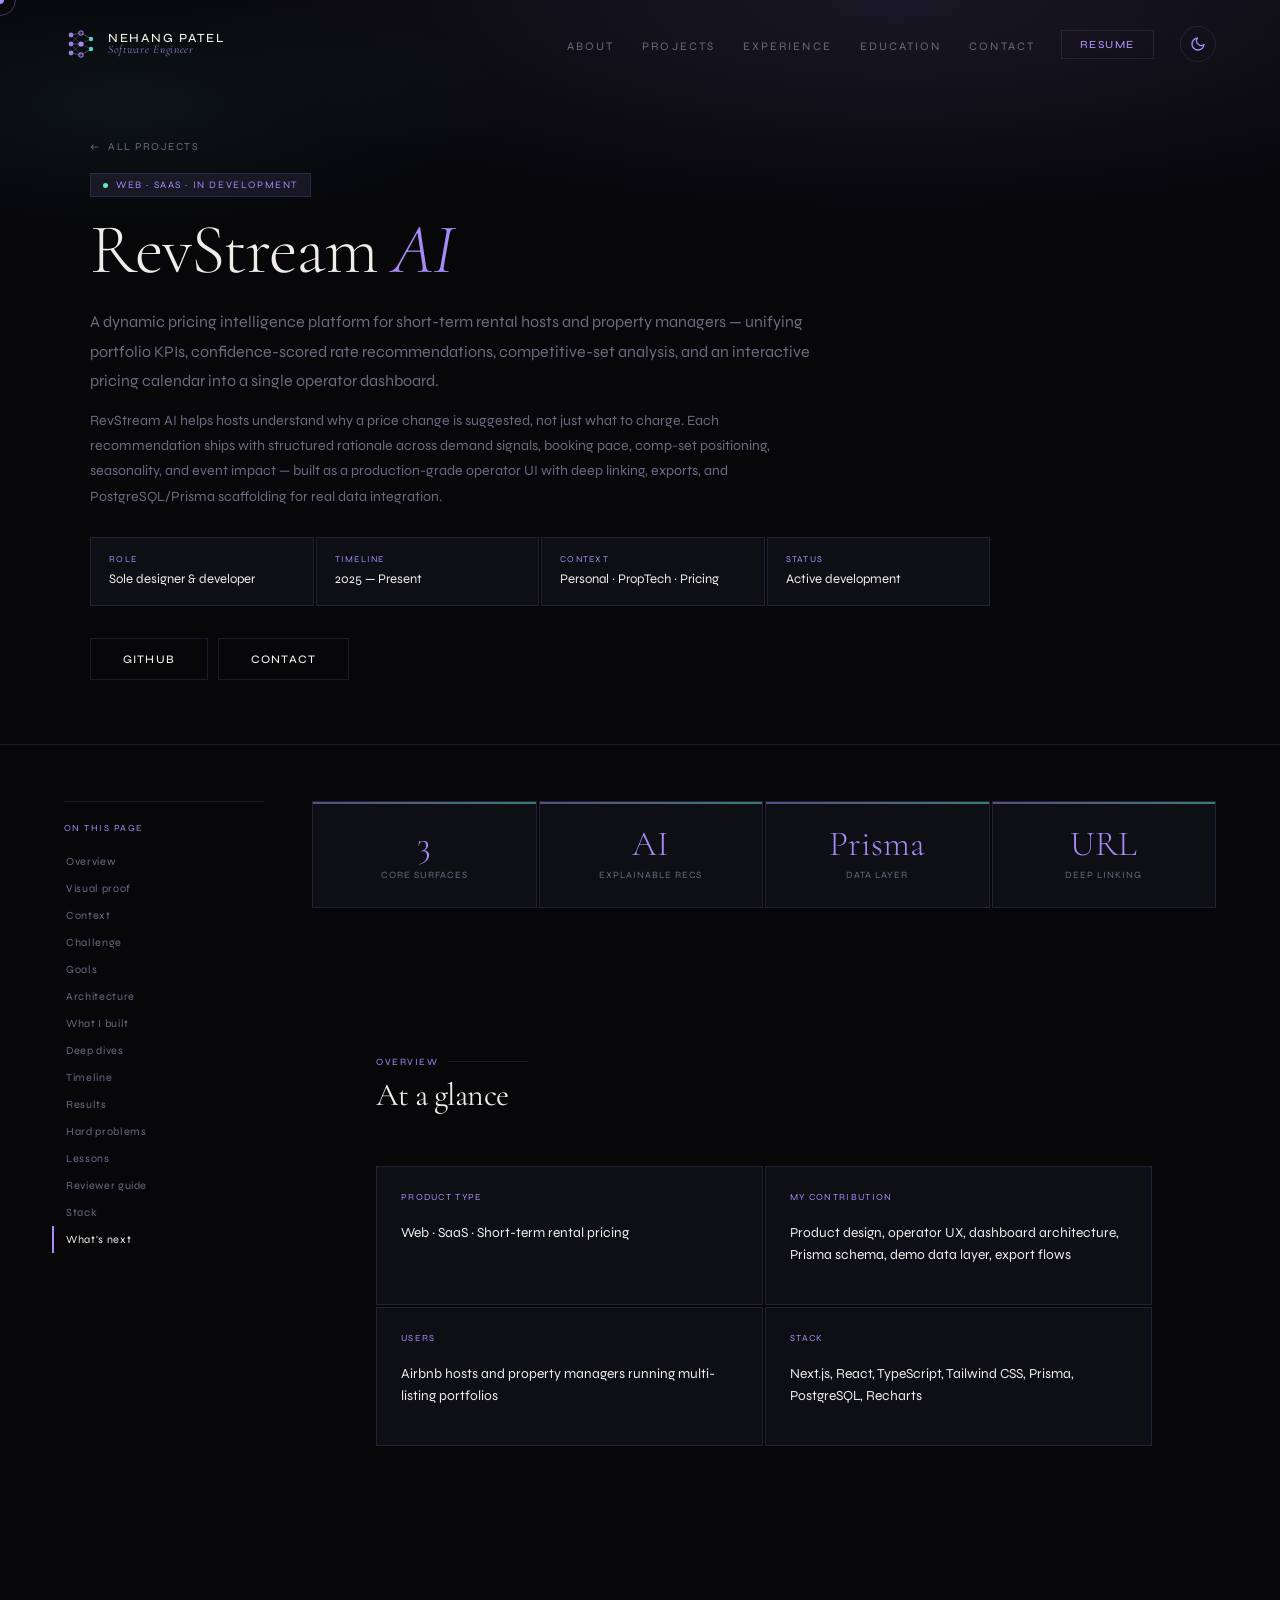
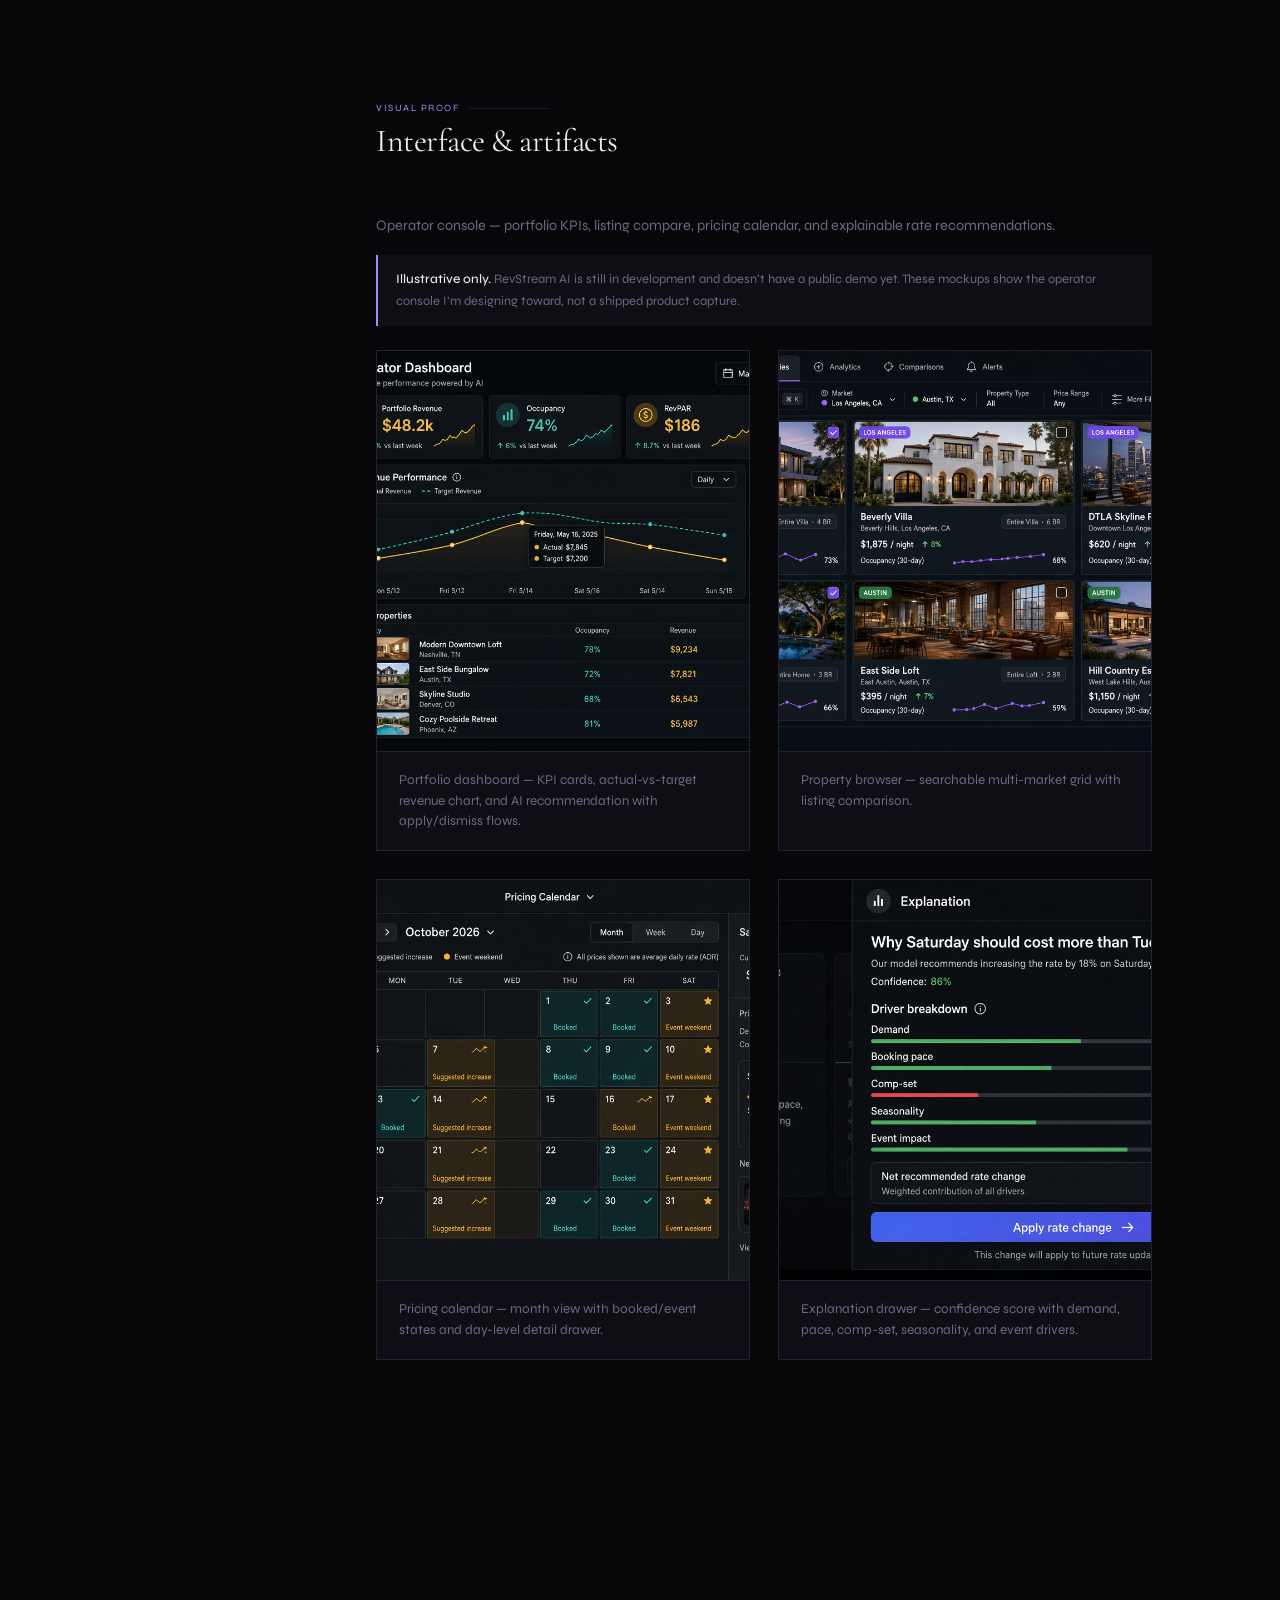
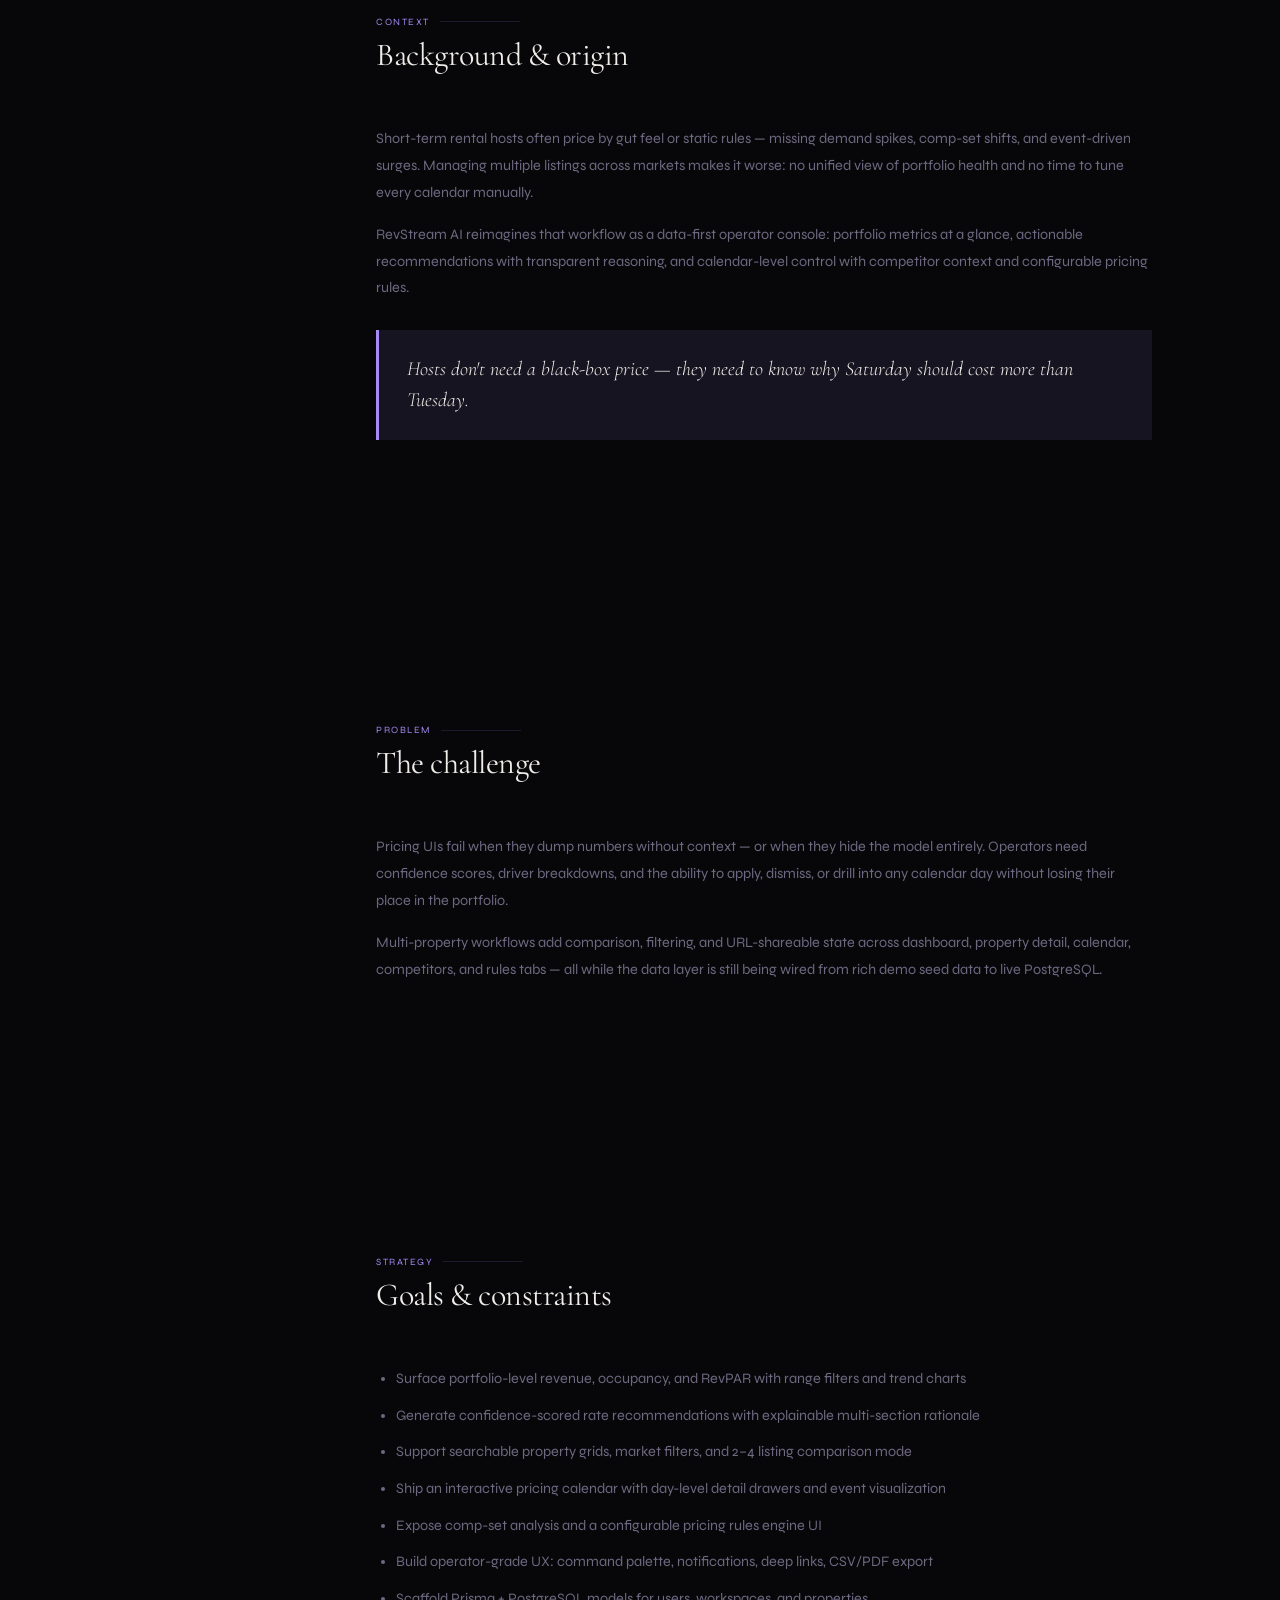
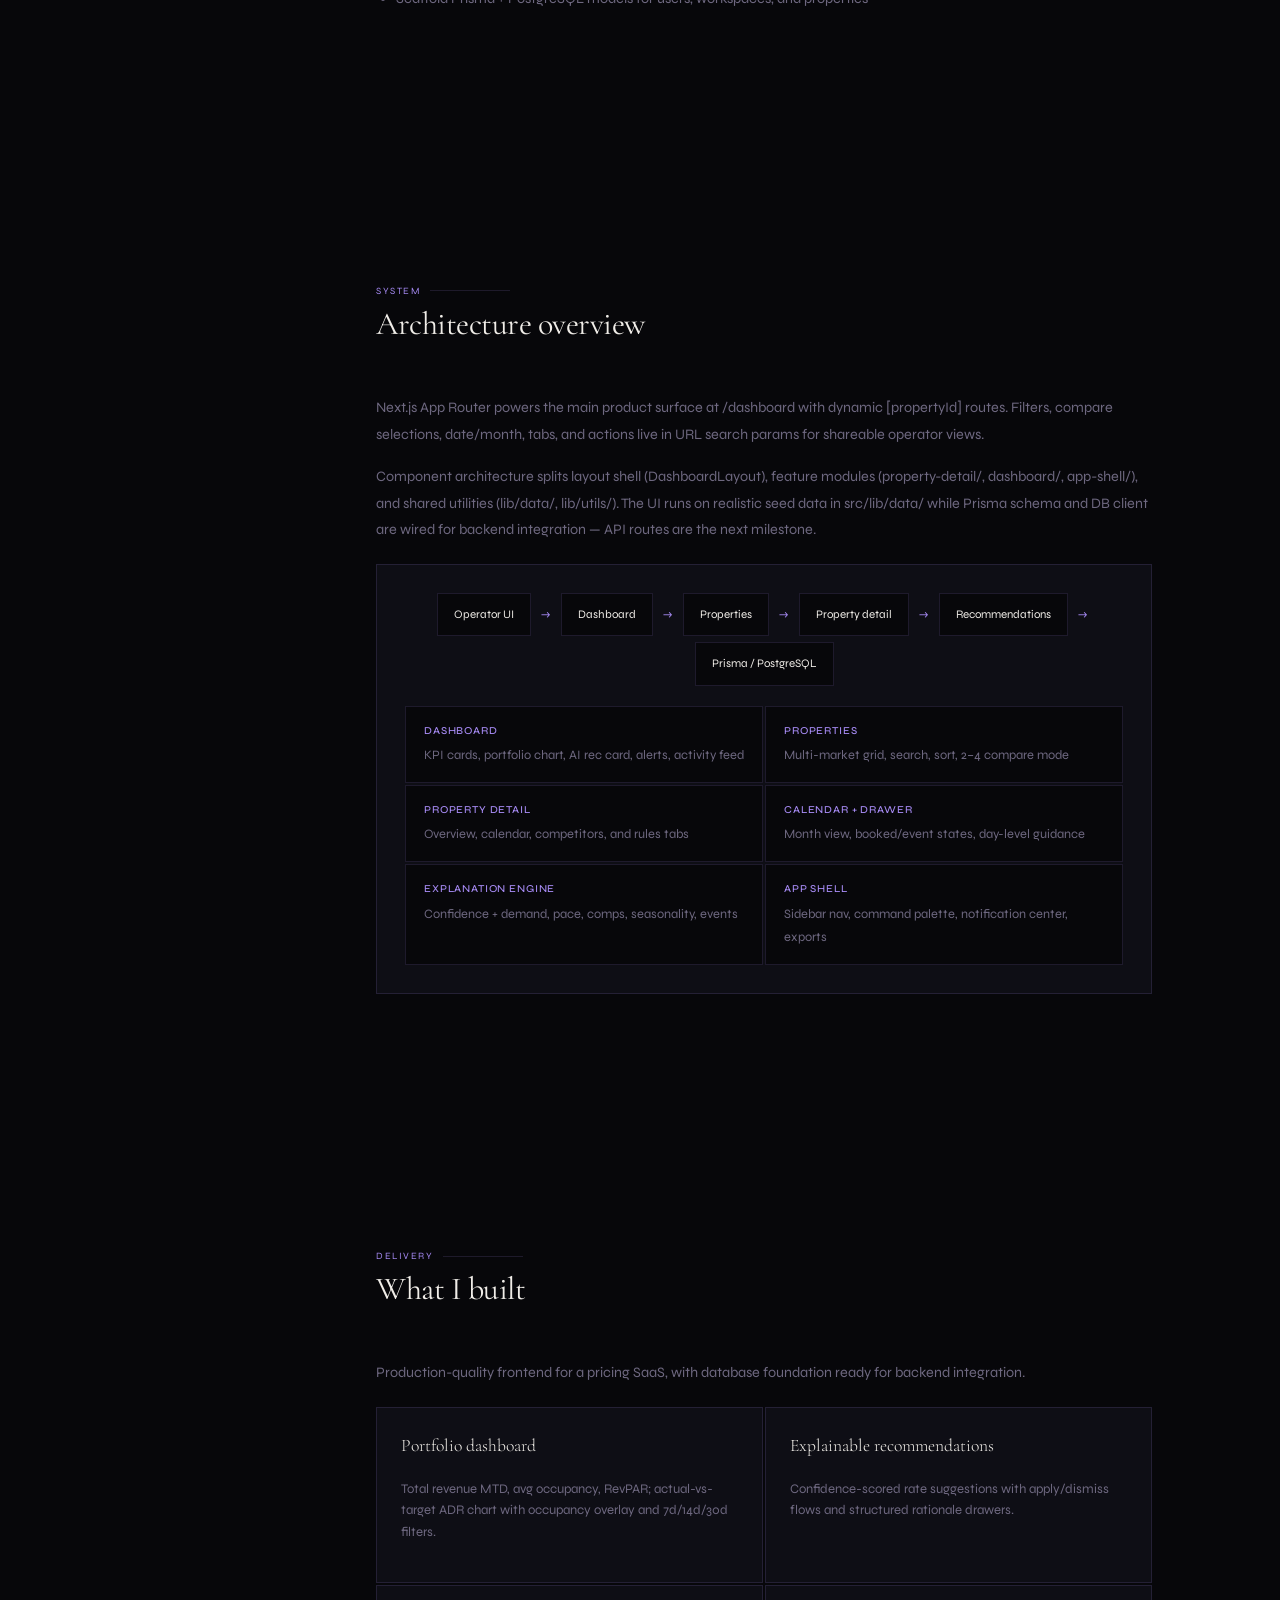
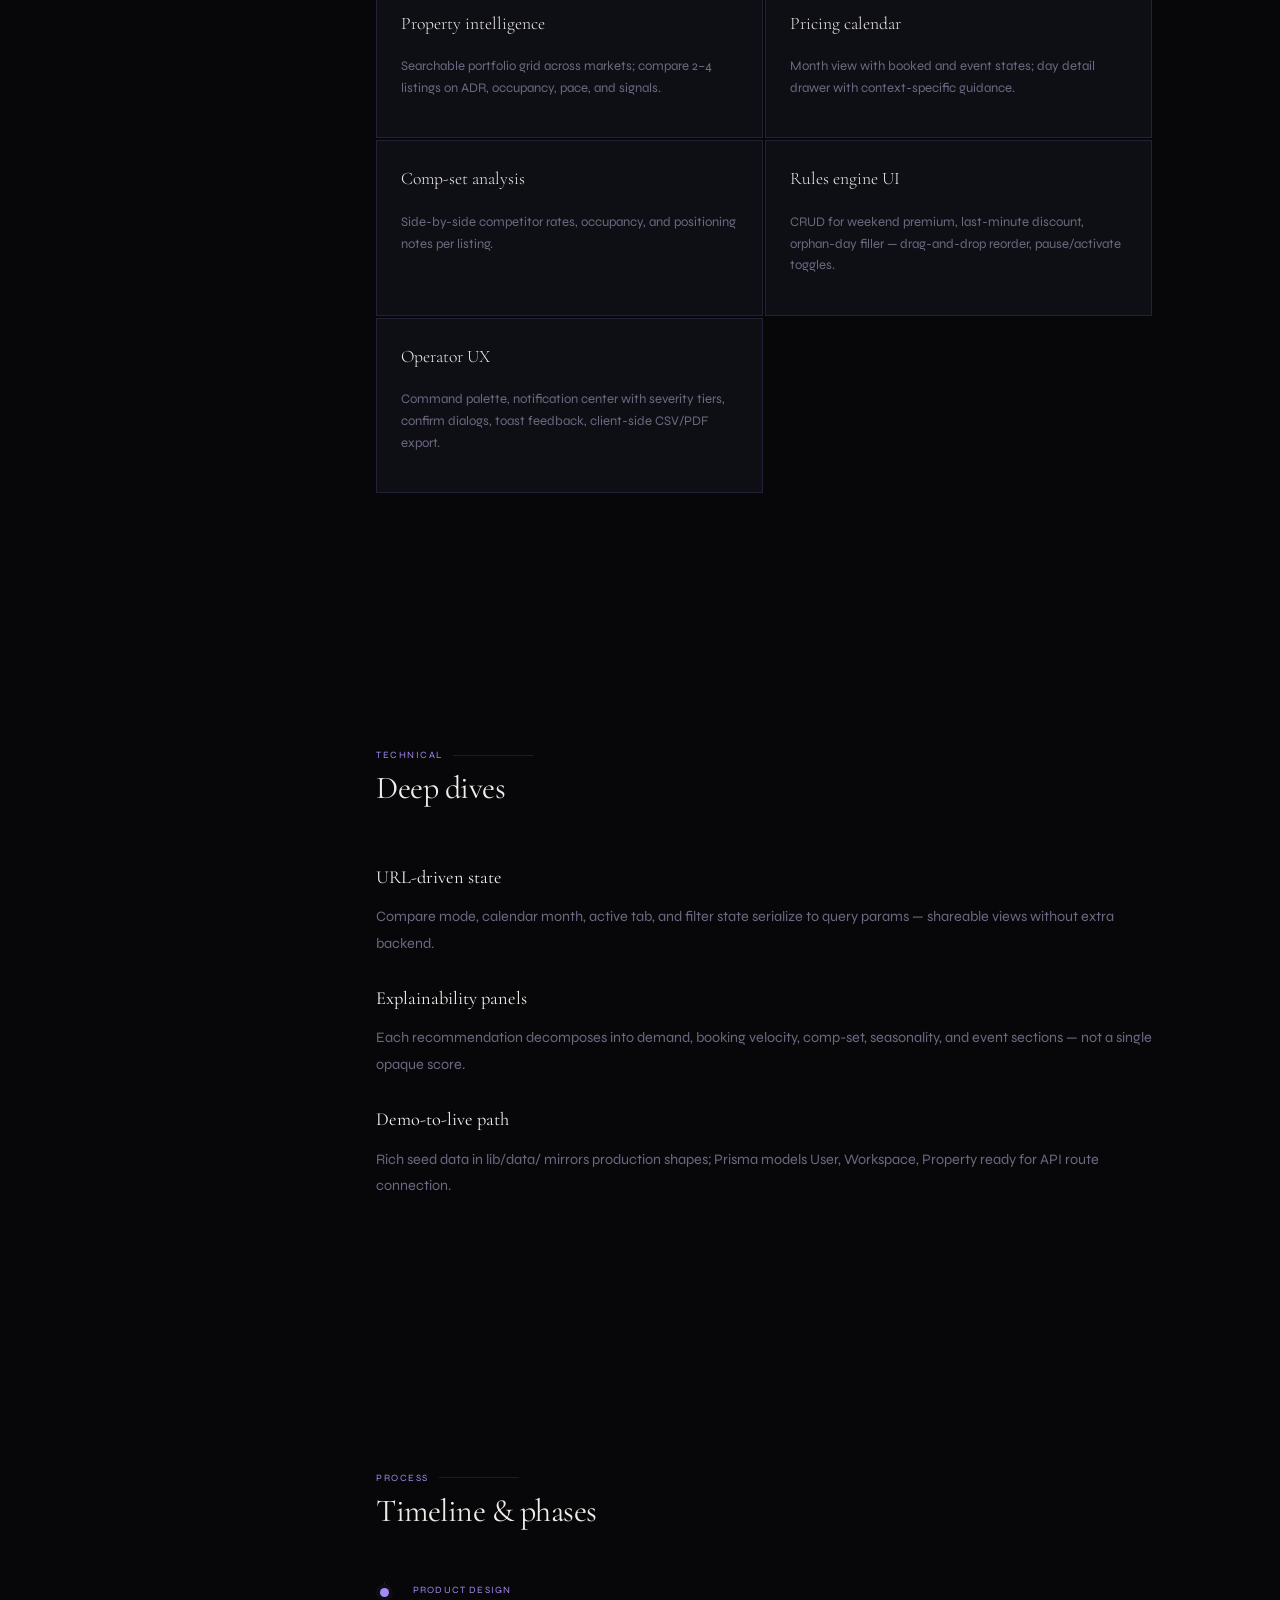
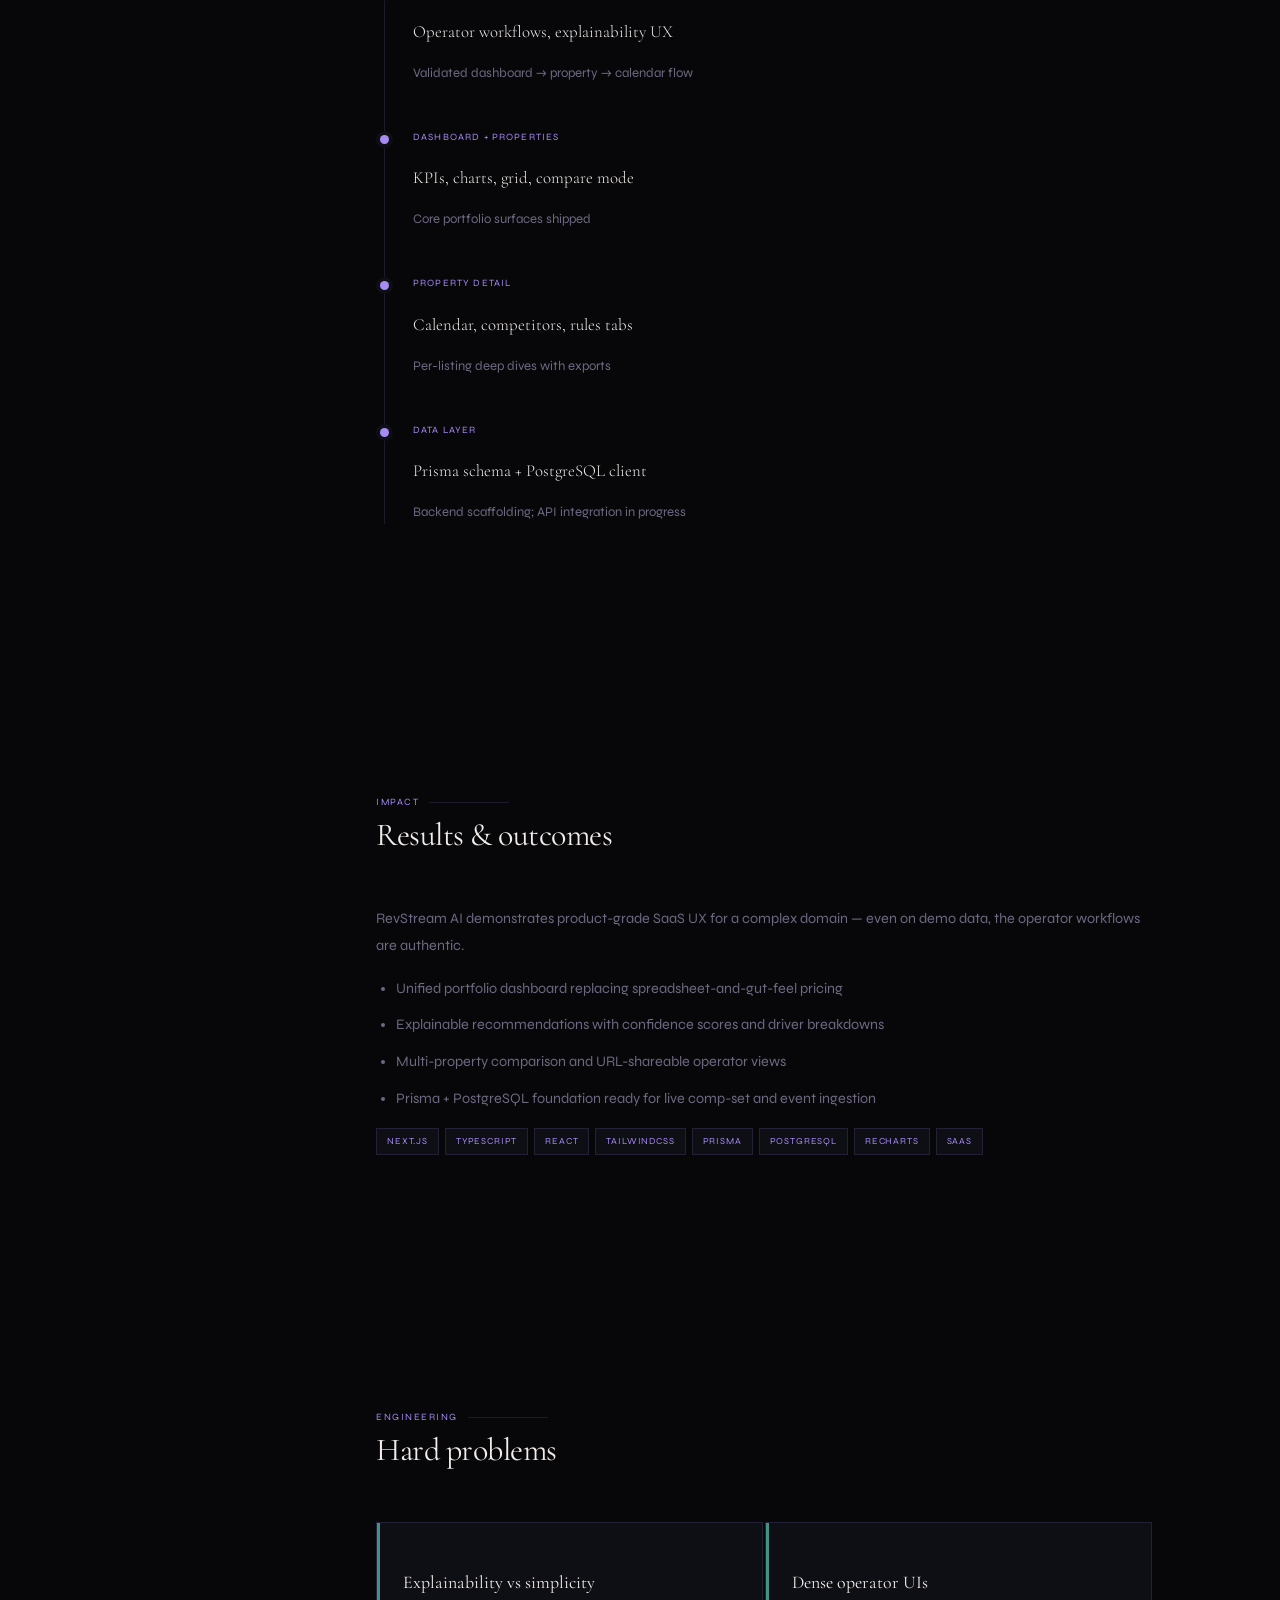
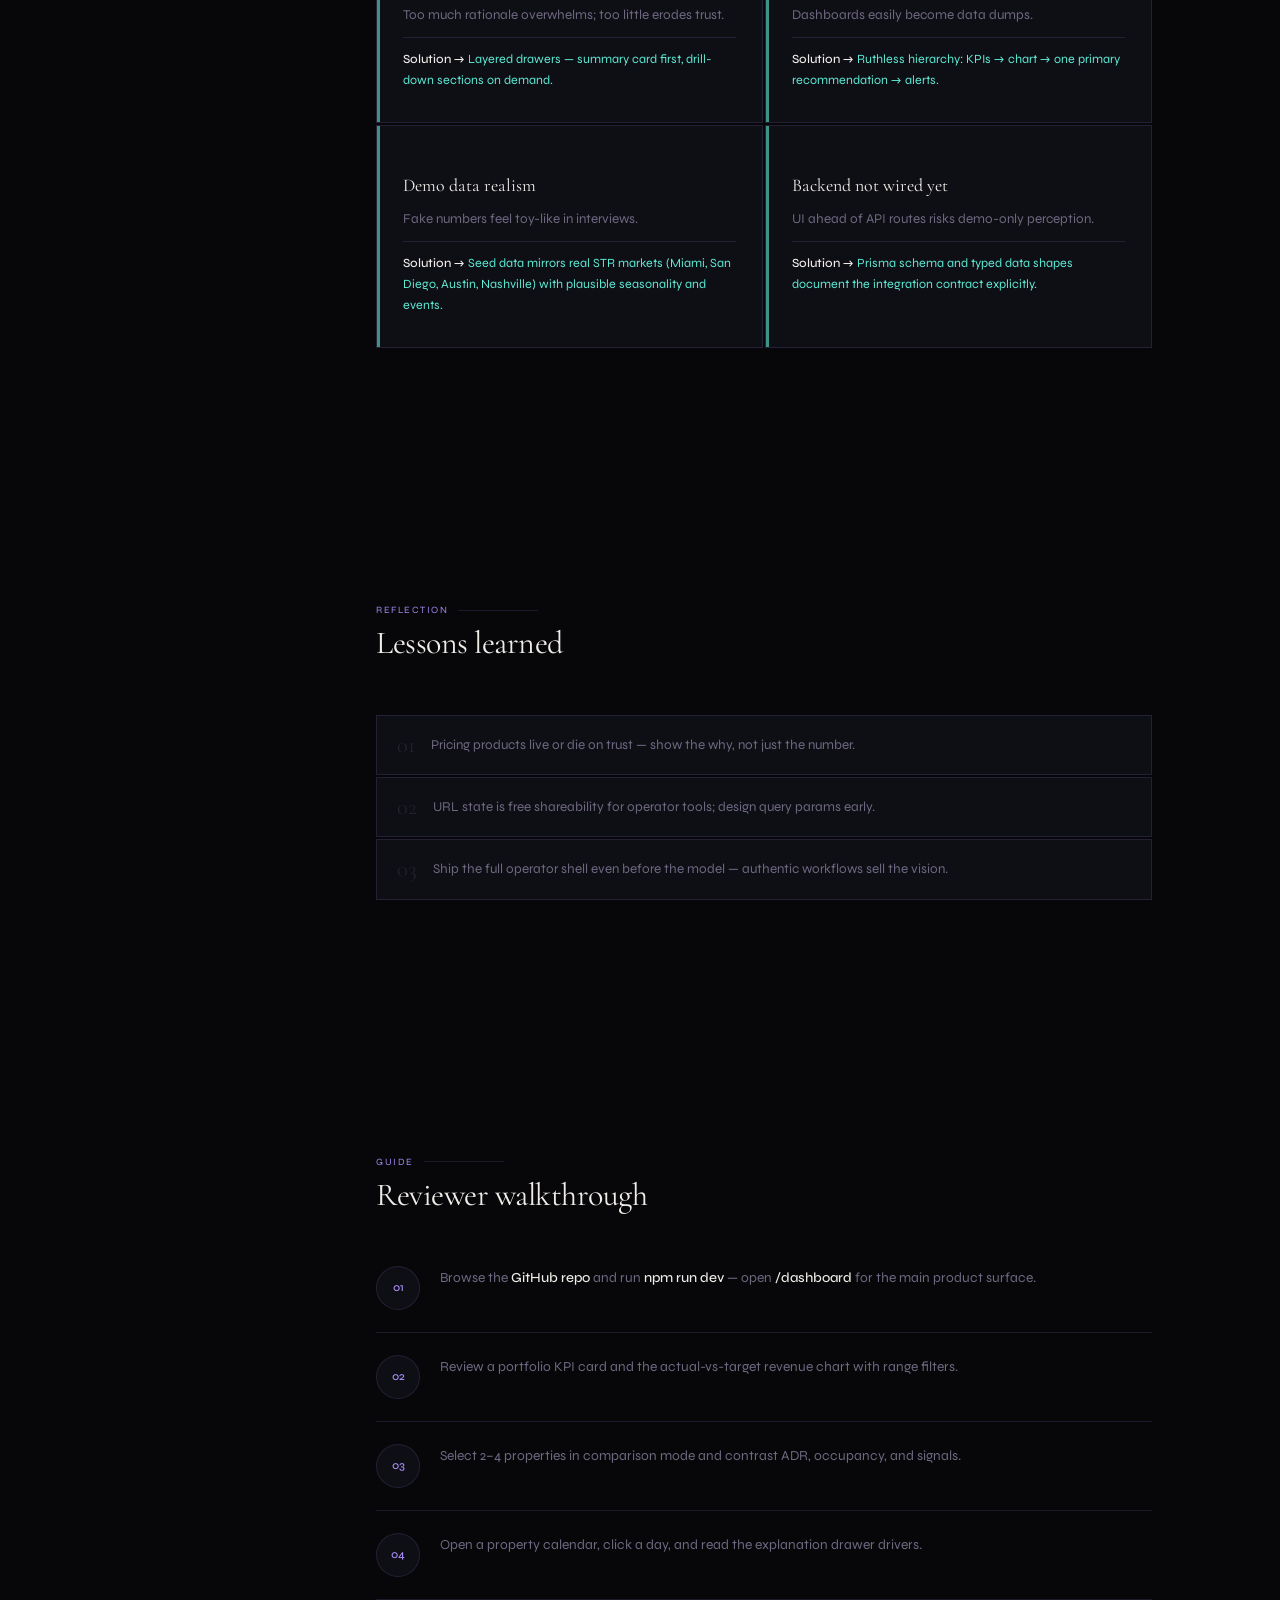
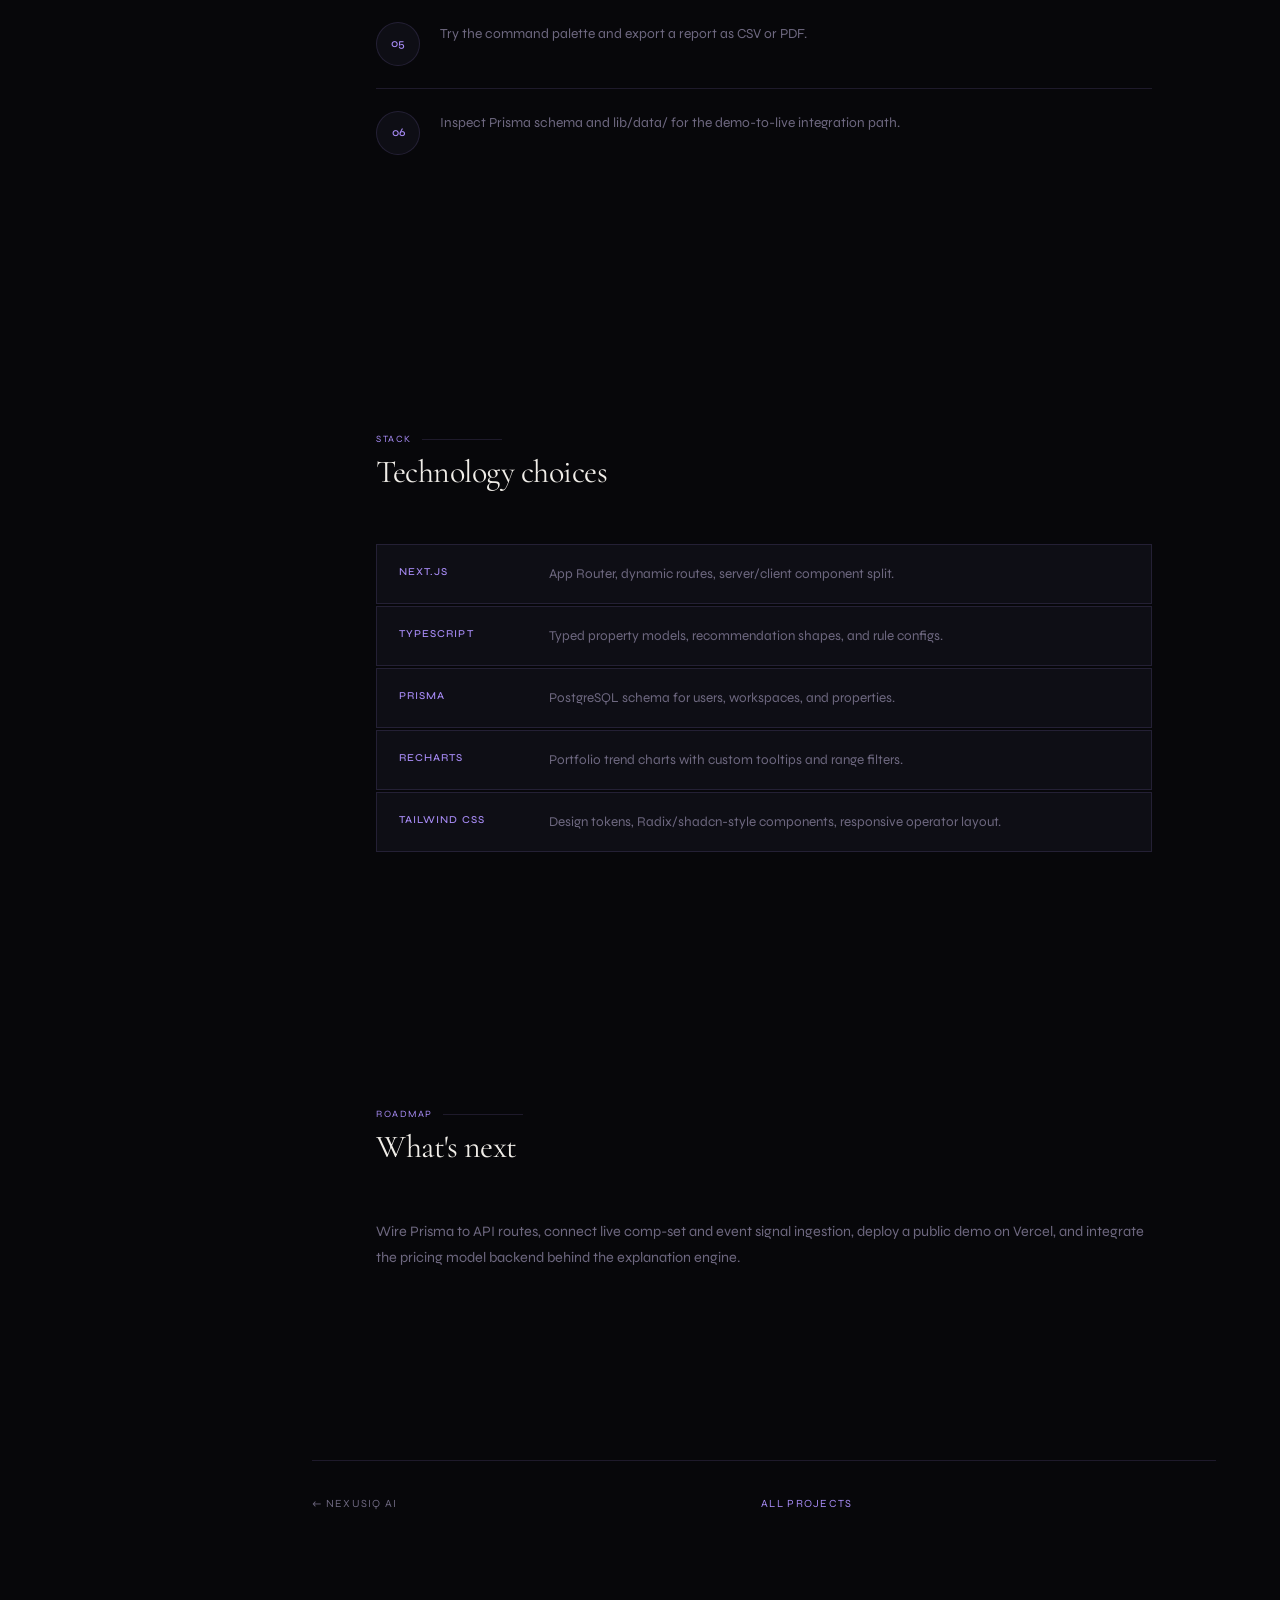
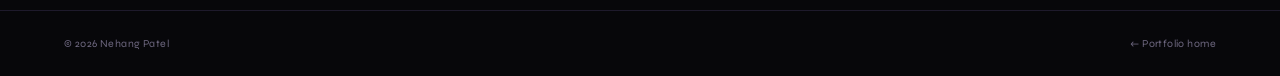
<file: projects/revstream-ai.html>
<!DOCTYPE html>
<html lang="en" data-theme="dark">
<head>
<meta charset="UTF-8"/>
<meta name="color-scheme" content="dark light"/>
<meta name="theme-color" content="#07070A" media="(prefers-color-scheme: dark)"/>
<meta name="viewport" content="width=device-width, initial-scale=1.0"/>
<title>RevStream AI — Case Study | Nehang Patel</title>
<meta name="description" content="Dynamic pricing intelligence platform for short-term rental hosts — portfolio KPIs, explainable AI rate recommendations, comp-set analysis, and an interactive pricing calendar. Next.js, Prisma, PostgreSQL."/>
<meta property="og:title" content="RevStream AI — Case Study | Nehang Patel"/>
<meta property="og:description" content="Dynamic pricing intelligence platform for short-term rental hosts — portfolio KPIs, explainable AI rate recommendations, comp-set analysis, and an interactive pricing calendar. Next.js, Prisma, PostgreSQL."/>
<meta property="og:type" content="article"/>
<meta property="og:url" content="https://nehang-portfolio.vercel.app/projects/revstream-ai"/>
<meta property="og:image" content="https://nehang-portfolio.vercel.app/assets/og-banner.png"/>
<meta name="twitter:card" content="summary_large_image"/>
<meta name="twitter:title" content="RevStream AI — Case Study"/>
<meta name="twitter:description" content="Dynamic pricing intelligence platform for short-term rental hosts — portfolio KPIs, explainable AI rate recommendations, comp-set analysis, and an interactive pricing calendar. Next.js, Prisma, PostgreSQL."/>
<meta name="twitter:image" content="https://nehang-portfolio.vercel.app/assets/og-banner.png"/>
<link rel="canonical" href="https://nehang-portfolio.vercel.app/projects/revstream-ai"/>
<link rel="icon" type="image/svg+xml" href="data:image/svg+xml,%3Csvg xmlns='http://www.w3.org/2000/svg' viewBox='0 0 34 34'%3E%3Crect width='34' height='34' rx='7' fill='%2307070A'/%3E%3Ccircle cx='17' cy='17' r='2.6' fill='%23A78BF5'/%3E%3C/svg%3E"/>
<script>(function(){try{var t=localStorage.getItem('nehang-theme');document.documentElement.setAttribute('data-theme',t==='light'?'light':'dark');}catch(e){}})();</script>
<link rel="preconnect" href="https://fonts.googleapis.com"/>
<link rel="preconnect" href="https://fonts.gstatic.com" crossorigin/>
<link href="https://fonts.googleapis.com/css2?family=Cormorant+Garamond:ital,wght@0,300;0,400;0,600;1,300;1,400&family=Syne:wght@300;400;500;600&display=swap" rel="stylesheet"/>
<link rel="stylesheet" href="../assets/css/style.css?v=20260823"/>
<link rel="stylesheet" href="../assets/css/case-study.css?v=20261011"/>
</head>
<body>
<div id="progress-bar"></div>
<button id="btt" aria-label="Back to top">
  <svg viewBox="0 0 24 24" fill="none" stroke="currentColor" stroke-width="2" stroke-linecap="round" stroke-linejoin="round"><polyline points="18 15 12 9 6 15"/></svg>
</button>
<div id="cur"></div>
<div id="cur2"></div>
<a class="skip-link" href="#cs-main">Skip to content</a>

<nav id="nav">
  <a href="../index.html" class="logo" aria-label="Nehang Patel">
    <div class="logo-mark"><svg viewBox="0 0 34 34" fill="none" xmlns="http://www.w3.org/2000/svg">
        <line x1="7" y1="8"  x2="17" y2="6"  stroke="var(--gold)" stroke-width=".9" stroke-opacity=".5"/>
        <line x1="7" y1="8"  x2="17" y2="17" stroke="var(--gold)" stroke-width=".9" stroke-opacity=".35"/>
        <line x1="7" y1="17" x2="17" y2="6"  stroke="var(--gold)" stroke-width=".9" stroke-opacity=".35"/>
        <line x1="7" y1="17" x2="17" y2="17" stroke="var(--gold)" stroke-width=".9" stroke-opacity=".5"/>
        <line x1="7" y1="17" x2="17" y2="28" stroke="var(--gold)" stroke-width=".9" stroke-opacity=".35"/>
        <line x1="7" y1="26" x2="17" y2="17" stroke="var(--gold)" stroke-width=".9" stroke-opacity=".35"/>
        <line x1="7" y1="26" x2="17" y2="28" stroke="var(--gold)" stroke-width=".9" stroke-opacity=".5"/>
        <line x1="17" y1="6"  x2="27" y2="12" stroke="var(--gold)" stroke-width=".9" stroke-opacity=".5"/>
        <line x1="17" y1="17" x2="27" y2="12" stroke="var(--gold)" stroke-width=".9" stroke-opacity=".35"/>
        <line x1="17" y1="17" x2="27" y2="22" stroke="var(--gold)" stroke-width=".9" stroke-opacity=".35"/>
        <line x1="17" y1="28" x2="27" y2="22" stroke="var(--gold)" stroke-width=".9" stroke-opacity=".5"/>
        <circle cx="7" cy="8"  r="2.4" fill="var(--gold)" opacity=".9"/>
        <circle cx="7" cy="17" r="2.4" fill="var(--gold)" opacity=".9"/>
        <circle cx="7" cy="26" r="2.4" fill="var(--gold)" opacity=".9"/>
        <circle cx="17" cy="6"  r="2.1" fill="none" stroke="var(--gold)" stroke-width="1.2" opacity=".8"/>
        <circle cx="17" cy="17" r="2.6" fill="var(--gold)" opacity="1"/>
        <circle cx="17" cy="28" r="2.1" fill="none" stroke="var(--gold)" stroke-width="1.2" opacity=".8"/>
        <circle cx="27" cy="12" r="2.2" fill="var(--teal)" opacity=".9"/>
        <circle cx="27" cy="22" r="2.2" fill="var(--teal)" opacity=".9"/>
      </svg></div>
    <div class="logo-wordmark">
      <span class="logo-name">Nehang Patel</span>
      <span class="logo-sub">Software Engineer</span>
    </div>
  </a>
  <div class="nav-r">
    <ul class="nav-links">
      <li><a href="../index.html#about">About</a></li>
      <li><a href="../index.html#projects">Projects</a></li>
      <li><a href="../index.html#exp">Experience</a></li>
      <li><a href="../index.html#education">Education</a></li>
      <li><a href="../index.html#contact">Contact</a></li>
    </ul>
    <button class="resume-btn" id="resumeBtn">Resume</button>
    <button class="tog" id="tog" aria-label="Toggle theme">
      <svg class="icon-moon" width="16" height="16" viewBox="0 0 24 24" fill="none" stroke="currentColor" stroke-width="2" stroke-linecap="round" stroke-linejoin="round" style="color:var(--gold)"><path d="M21 12.79A9 9 0 1 1 11.21 3a7 7 0 0 0 9.79 9.79z"/></svg>
      <svg class="icon-sun" width="16" height="16" viewBox="0 0 24 24" fill="none" stroke="currentColor" stroke-width="2" stroke-linecap="round" stroke-linejoin="round" style="color:var(--gold)"><circle cx="12" cy="12" r="5"/><line x1="12" y1="1" x2="12" y2="3"/><line x1="12" y1="21" x2="12" y2="23"/><line x1="4.22" y1="4.22" x2="5.64" y2="5.64"/><line x1="18.36" y1="18.36" x2="19.78" y2="19.78"/><line x1="1" y1="12" x2="3" y2="12"/><line x1="21" y1="12" x2="23" y2="12"/><line x1="4.22" y1="19.78" x2="5.64" y2="18.36"/><line x1="18.36" y1="5.64" x2="19.78" y2="4.22"/></svg>
    </button>
    <button class="ham" id="ham" aria-label="Menu"><span></span><span></span><span></span></button>
  </div>
</nav>

<div class="nav-drawer" id="drawer">
  <a href="../index.html#about" class="dl">About</a>
  <a href="../index.html#projects" class="dl">Projects</a>
  <a href="../index.html#exp" class="dl">Experience</a>
  <a href="../index.html#education" class="dl">Education</a>
  <a href="../index.html#contact" class="dl">Contact</a>
  <button class="drawer-resume" id="drawerResumeBtn">Resume</button>
  <div class="drawer-socials">
    <a href="https://www.linkedin.com/in/nehangpatel/" target="_blank" rel="noopener noreferrer" class="drawer-soc" aria-label="LinkedIn"><svg viewBox="0 0 24 24"><path d="M16 8a6 6 0 0 1 6 6v7h-4v-7a2 2 0 0 0-2-2 2 2 0 0 0-2 2v7h-4v-7a6 6 0 0 1 6-6z"/><rect x="2" y="9" width="4" height="12"/><circle cx="4" cy="4" r="2"/></svg></a>
    <a href="https://github.com/NehangPatel23" target="_blank" rel="noopener noreferrer" class="drawer-soc" aria-label="GitHub"><svg viewBox="0 0 24 24"><path d="M9 19c-5 1.5-5-2.5-7-3m14 6v-3.87a3.37 3.37 0 0 0-.94-2.61c3.14-.35 6.44-1.54 6.44-7A5.44 5.44 0 0 0 20 4.77 5.07 5.07 0 0 0 19.91 1S18.73.65 16 2.48a13.38 13.38 0 0 0-7 0C6.27.65 5.09 1 5.09 1A5.07 5.07 0 0 0 5 4.77a5.44 5.44 0 0 0-1.5 3.78c0 5.42 3.3 6.61 6.44 7A3.37 3.37 0 0 0 9 18.13V22"/></svg></a>
    <a href="https://x.com/itsnehangp_x" target="_blank" rel="noopener noreferrer" class="drawer-soc" aria-label="X"><svg viewBox="0 0 24 24"><path fill="currentColor" stroke="none" d="M18.244 2.25h3.308l-7.227 8.26 8.502 11.24H16.17l-5.214-6.817L4.99 21.75H1.68l7.73-8.835L1.254 2.25H8.08l4.713 6.231zm-1.161 17.52h1.833L7.084 4.126H5.117z"/></svg></a>
    <a href="mailto:nehangal@usc.edu?subject=Hello%20Nehang&amp;body=Hi%20Nehang%2C%0A%0AI%20came%20across%20your%20portfolio%20and%20wanted%20to%20connect.%0A%0A" class="drawer-soc" aria-label="Email"><svg viewBox="0 0 24 24"><path d="M4 4h16c1.1 0 2 .9 2 2v12c0 1.1-.9 2-2 2H4c-1.1 0-2-.9-2-2V6c0-1.1.9-2 2-2z"/><polyline points="22,6 12,13 2,6"/></svg></a>
  </div>
</div>
<main id="cs-main" class="cs-page">

  <header class="cs-hero">
    <div class="cs-hero-inner">
      
      <a href="../index.html#projects" class="cs-back r">All projects</a>
      <p class="cs-eyebrow r"><span class="cs-eyebrow-dot"></span>Web · SaaS · In Development</p>
      <h1 class="cs-title r">RevStream <em>AI</em></h1>
      <p class="cs-lead r">A dynamic pricing intelligence platform for short-term rental hosts and property managers — unifying portfolio KPIs, confidence-scored rate recommendations, competitive-set analysis, and an interactive pricing calendar into a single operator dashboard.</p>
      <p class="cs-lead-sub r">RevStream AI helps hosts understand why a price change is suggested, not just what to charge. Each recommendation ships with structured rationale across demand signals, booking pace, comp-set positioning, seasonality, and event impact — built as a production-grade operator UI with deep linking, exports, and PostgreSQL/Prisma scaffolding for real data integration.</p>
      <div class="cs-meta-grid r"><div class="cs-meta-cell"><p class="cs-meta-label">Role</p><p class="cs-meta-val">Sole designer & developer</p></div><div class="cs-meta-cell"><p class="cs-meta-label">Timeline</p><p class="cs-meta-val">2025 — Present</p></div><div class="cs-meta-cell"><p class="cs-meta-label">Context</p><p class="cs-meta-val">Personal · PropTech · Pricing</p></div><div class="cs-meta-cell"><p class="cs-meta-label">Status</p><p class="cs-meta-val">Active development</p></div></div>
      <div class="cs-ctas r"><a href="https://github.com/NehangPatel23/RevStream-AI" target="_blank" rel="noopener noreferrer" class="btn btn-g">GitHub</a><a href="../index.html#contact" class="btn btn-g">Contact</a></div>
    </div>
  </header>

  <div class="cs-layout">
    <aside class="cs-toc"><p class="cs-toc-label">On this page</p><a href="#overview">Overview</a><a href="#visual-proof">Visual proof</a><a href="#context">Context</a><a href="#challenge">Challenge</a><a href="#goals">Goals</a><a href="#architecture">Architecture</a><a href="#built">What I built</a><a href="#deep-dives">Deep dives</a><a href="#timeline">Timeline</a><a href="#results">Results</a><a href="#problems">Hard problems</a><a href="#lessons">Lessons</a><a href="#reviewer">Reviewer guide</a><a href="#stack">Stack</a><a href="#next">What's next</a></aside>
    <div class="cs-content">
      <div class="cs-metrics"><div class="cs-metric r"><div class="cs-metric-n">3</div><div class="cs-metric-l">Core surfaces</div></div><div class="cs-metric r"><div class="cs-metric-n">AI</div><div class="cs-metric-l">Explainable recs</div></div><div class="cs-metric r"><div class="cs-metric-n">Prisma</div><div class="cs-metric-l">Data layer</div></div><div class="cs-metric r"><div class="cs-metric-n">URL</div><div class="cs-metric-l">Deep linking</div></div></div>

      <section class="cs-section r" id="overview">
      <div class="cs-section-head"><p class="cs-section-label">Overview</p><h2 class="cs-section-title">At a glance</h2></div>
      <div class="cs-section-body"><div class="cs-glance"><div class="cs-glance-item r"><p class="cs-glance-label">Product type</p><p class="cs-glance-val">Web · SaaS · Short-term rental pricing</p></div><div class="cs-glance-item r"><p class="cs-glance-label">My contribution</p><p class="cs-glance-val">Product design, operator UX, dashboard architecture, Prisma schema, demo data layer, export flows</p></div><div class="cs-glance-item r"><p class="cs-glance-label">Users</p><p class="cs-glance-val">Airbnb hosts and property managers running multi-listing portfolios</p></div><div class="cs-glance-item r"><p class="cs-glance-label">Stack</p><p class="cs-glance-val">Next.js, React, TypeScript, Tailwind CSS, Prisma, PostgreSQL, Recharts</p></div></div></div>
    </section>
      <section class="cs-section r" id="visual-proof">
      <div class="cs-section-head"><p class="cs-section-label">Visual proof</p><h2 class="cs-section-title">Interface & artifacts</h2></div>
      <div class="cs-section-body"><p>Operator console — portfolio KPIs, listing compare, pricing calendar, and explainable rate recommendations.</p><p class="cs-illus"><strong>Illustrative only.</strong> RevStream AI is still in development and doesn’t have a public demo yet. These mockups show the operator console I’m designing toward, not a shipped product capture.</p><div class="cs-gallery cs-gallery-2"><figure class="cs-gallery-item r">
      <img src="../assets/projects/case-studies/revstream-ai/dashboard.png" alt="Portfolio dashboard — KPI cards, actual-vs-target revenue chart, and AI recommendation with apply/dismiss flows." loading="lazy"/>
      <figcaption class="cs-gallery-cap">Portfolio dashboard — KPI cards, actual-vs-target revenue chart, and AI recommendation with apply/dismiss flows.</figcaption>
    </figure><figure class="cs-gallery-item r">
      <img src="../assets/projects/case-studies/revstream-ai/properties.png" alt="Property browser — searchable multi-market grid with listing comparison." loading="lazy"/>
      <figcaption class="cs-gallery-cap">Property browser — searchable multi-market grid with listing comparison.</figcaption>
    </figure><figure class="cs-gallery-item r">
      <img src="../assets/projects/case-studies/revstream-ai/calendar.png" alt="Pricing calendar — month view with booked/event states and day-level detail drawer." loading="lazy"/>
      <figcaption class="cs-gallery-cap">Pricing calendar — month view with booked/event states and day-level detail drawer.</figcaption>
    </figure><figure class="cs-gallery-item r">
      <img src="../assets/projects/case-studies/revstream-ai/explain.png" alt="Explanation drawer — confidence score with demand, pace, comp-set, seasonality, and event drivers." loading="lazy"/>
      <figcaption class="cs-gallery-cap">Explanation drawer — confidence score with demand, pace, comp-set, seasonality, and event drivers.</figcaption>
    </figure></div></div>
    </section>
      <section class="cs-section r" id="context">
      <div class="cs-section-head"><p class="cs-section-label">Context</p><h2 class="cs-section-title">Background & origin</h2></div>
      <div class="cs-section-body"><p>Short-term rental hosts often price by gut feel or static rules — missing demand spikes, comp-set shifts, and event-driven surges. Managing multiple listings across markets makes it worse: no unified view of portfolio health and no time to tune every calendar manually.</p><p>RevStream AI reimagines that workflow as a data-first operator console: portfolio metrics at a glance, actionable recommendations with transparent reasoning, and calendar-level control with competitor context and configurable pricing rules.</p><blockquote class="cs-quote r">Hosts don't need a black-box price — they need to know why Saturday should cost more than Tuesday.</blockquote></div>
    </section>
      <section class="cs-section r" id="challenge">
      <div class="cs-section-head"><p class="cs-section-label">Problem</p><h2 class="cs-section-title">The challenge</h2></div>
      <div class="cs-section-body"><p>Pricing UIs fail when they dump numbers without context — or when they hide the model entirely. Operators need confidence scores, driver breakdowns, and the ability to apply, dismiss, or drill into any calendar day without losing their place in the portfolio.</p><p>Multi-property workflows add comparison, filtering, and URL-shareable state across dashboard, property detail, calendar, competitors, and rules tabs — all while the data layer is still being wired from rich demo seed data to live PostgreSQL.</p></div>
    </section>
      <section class="cs-section r" id="goals">
      <div class="cs-section-head"><p class="cs-section-label">Strategy</p><h2 class="cs-section-title">Goals & constraints</h2></div>
      <div class="cs-section-body"><ul><li>Surface portfolio-level revenue, occupancy, and RevPAR with range filters and trend charts</li><li>Generate confidence-scored rate recommendations with explainable multi-section rationale</li><li>Support searchable property grids, market filters, and 2–4 listing comparison mode</li><li>Ship an interactive pricing calendar with day-level detail drawers and event visualization</li><li>Expose comp-set analysis and a configurable pricing rules engine UI</li><li>Build operator-grade UX: command palette, notifications, deep links, CSV/PDF export</li><li>Scaffold Prisma + PostgreSQL models for users, workspaces, and properties</li></ul></div>
    </section>
      <section class="cs-section r" id="architecture">
      <div class="cs-section-head"><p class="cs-section-label">System</p><h2 class="cs-section-title">Architecture overview</h2></div>
      <div class="cs-section-body"><p>Next.js App Router powers the main product surface at /dashboard with dynamic [propertyId] routes. Filters, compare selections, date/month, tabs, and actions live in URL search params for shareable operator views.</p><p>Component architecture splits layout shell (DashboardLayout), feature modules (property-detail/, dashboard/, app-shell/), and shared utilities (lib/data/, lib/utils/). The UI runs on realistic seed data in src/lib/data/ while Prisma schema and DB client are wired for backend integration — API routes are the next milestone.</p><div class="cs-arch"><div class="cs-flow"><span>Operator UI</span><span class="cs-arrow">→</span><span>Dashboard</span><span class="cs-arrow">→</span><span>Properties</span><span class="cs-arrow">→</span><span>Property detail</span><span class="cs-arrow">→</span><span>Recommendations</span><span class="cs-arrow">→</span><span>Prisma / PostgreSQL</span></div><div class="cs-arch-list"><div class="cs-arch-item"><strong>Dashboard</strong>KPI cards, portfolio chart, AI rec card, alerts, activity feed</div><div class="cs-arch-item"><strong>Properties</strong>Multi-market grid, search, sort, 2–4 compare mode</div><div class="cs-arch-item"><strong>Property detail</strong>Overview, calendar, competitors, and rules tabs</div><div class="cs-arch-item"><strong>Calendar + drawer</strong>Month view, booked/event states, day-level guidance</div><div class="cs-arch-item"><strong>Explanation engine</strong>Confidence + demand, pace, comps, seasonality, events</div><div class="cs-arch-item"><strong>App shell</strong>Sidebar nav, command palette, notification center, exports</div></div></div></div>
    </section>
      <section class="cs-section r" id="built">
      <div class="cs-section-head"><p class="cs-section-label">Delivery</p><h2 class="cs-section-title">What I built</h2></div>
      <div class="cs-section-body"><p>Production-quality frontend for a pricing SaaS, with database foundation ready for backend integration.</p><div class="cs-features"><div class="cs-feature r"><p class="cs-feature-title">Portfolio dashboard</p><p class="cs-feature-desc">Total revenue MTD, avg occupancy, RevPAR; actual-vs-target ADR chart with occupancy overlay and 7d/14d/30d filters.</p></div><div class="cs-feature r"><p class="cs-feature-title">Explainable recommendations</p><p class="cs-feature-desc">Confidence-scored rate suggestions with apply/dismiss flows and structured rationale drawers.</p></div><div class="cs-feature r"><p class="cs-feature-title">Property intelligence</p><p class="cs-feature-desc">Searchable portfolio grid across markets; compare 2–4 listings on ADR, occupancy, pace, and signals.</p></div><div class="cs-feature r"><p class="cs-feature-title">Pricing calendar</p><p class="cs-feature-desc">Month view with booked and event states; day detail drawer with context-specific guidance.</p></div><div class="cs-feature r"><p class="cs-feature-title">Comp-set analysis</p><p class="cs-feature-desc">Side-by-side competitor rates, occupancy, and positioning notes per listing.</p></div><div class="cs-feature r"><p class="cs-feature-title">Rules engine UI</p><p class="cs-feature-desc">CRUD for weekend premium, last-minute discount, orphan-day filler — drag-and-drop reorder, pause/activate toggles.</p></div><div class="cs-feature r"><p class="cs-feature-title">Operator UX</p><p class="cs-feature-desc">Command palette, notification center with severity tiers, confirm dialogs, toast feedback, client-side CSV/PDF export.</p></div></div></div>
    </section>
      <section class="cs-section r" id="deep-dives">
      <div class="cs-section-head"><p class="cs-section-label">Technical</p><h2 class="cs-section-title">Deep dives</h2></div>
      <div class="cs-section-body"><h4>URL-driven state</h4><p>Compare mode, calendar month, active tab, and filter state serialize to query params — shareable views without extra backend.</p><h4>Explainability panels</h4><p>Each recommendation decomposes into demand, booking velocity, comp-set, seasonality, and event sections — not a single opaque score.</p><h4>Demo-to-live path</h4><p>Rich seed data in lib/data/ mirrors production shapes; Prisma models User, Workspace, Property ready for API route connection.</p></div>
    </section>
      <section class="cs-section r" id="timeline">
      <div class="cs-section-head"><p class="cs-section-label">Process</p><h2 class="cs-section-title">Timeline & phases</h2></div>
      <div class="cs-section-body"><div class="cs-timeline"><div class="cs-tl-item"><p class="cs-tl-phase">Product design</p><p class="cs-tl-title">Operator workflows, explainability UX</p><p class="cs-tl-desc">Validated dashboard → property → calendar flow</p></div><div class="cs-tl-item"><p class="cs-tl-phase">Dashboard + properties</p><p class="cs-tl-title">KPIs, charts, grid, compare mode</p><p class="cs-tl-desc">Core portfolio surfaces shipped</p></div><div class="cs-tl-item"><p class="cs-tl-phase">Property detail</p><p class="cs-tl-title">Calendar, competitors, rules tabs</p><p class="cs-tl-desc">Per-listing deep dives with exports</p></div><div class="cs-tl-item"><p class="cs-tl-phase">Data layer</p><p class="cs-tl-title">Prisma schema + PostgreSQL client</p><p class="cs-tl-desc">Backend scaffolding; API integration in progress</p></div></div></div>
    </section>
      <section class="cs-section r" id="results">
      <div class="cs-section-head"><p class="cs-section-label">Impact</p><h2 class="cs-section-title">Results & outcomes</h2></div>
      <div class="cs-section-body"><p>RevStream AI demonstrates product-grade SaaS UX for a complex domain — even on demo data, the operator workflows are authentic.</p><ul><li>Unified portfolio dashboard replacing spreadsheet-and-gut-feel pricing</li><li>Explainable recommendations with confidence scores and driver breakdowns</li><li>Multi-property comparison and URL-shareable operator views</li><li>Prisma + PostgreSQL foundation ready for live comp-set and event ingestion</li></ul><div class="cs-tags"><span class="cs-tag">Next.js</span><span class="cs-tag">TypeScript</span><span class="cs-tag">React</span><span class="cs-tag">TailwindCSS</span><span class="cs-tag">Prisma</span><span class="cs-tag">PostgreSQL</span><span class="cs-tag">Recharts</span><span class="cs-tag">SaaS</span></div></div>
    </section>
      <section class="cs-section r" id="problems">
      <div class="cs-section-head"><p class="cs-section-label">Engineering</p><h2 class="cs-section-title">Hard problems</h2></div>
      <div class="cs-section-body"><div class="cs-problems"><div class="cs-problem r"><h4>Explainability vs simplicity</h4><p>Too much rationale overwhelms; too little erodes trust.</p><p class="cs-solution"><strong>Solution →</strong> Layered drawers — summary card first, drill-down sections on demand.</p></div><div class="cs-problem r"><h4>Dense operator UIs</h4><p>Dashboards easily become data dumps.</p><p class="cs-solution"><strong>Solution →</strong> Ruthless hierarchy: KPIs → chart → one primary recommendation → alerts.</p></div><div class="cs-problem r"><h4>Demo data realism</h4><p>Fake numbers feel toy-like in interviews.</p><p class="cs-solution"><strong>Solution →</strong> Seed data mirrors real STR markets (Miami, San Diego, Austin, Nashville) with plausible seasonality and events.</p></div><div class="cs-problem r"><h4>Backend not wired yet</h4><p>UI ahead of API routes risks demo-only perception.</p><p class="cs-solution"><strong>Solution →</strong> Prisma schema and typed data shapes document the integration contract explicitly.</p></div></div></div>
    </section>
      <section class="cs-section r" id="lessons">
      <div class="cs-section-head"><p class="cs-section-label">Reflection</p><h2 class="cs-section-title">Lessons learned</h2></div>
      <div class="cs-section-body"><div class="cs-lessons"><div class="cs-lesson r"><span class="cs-lesson-n">01</span><span>Pricing products live or die on trust — show the why, not just the number.</span></div><div class="cs-lesson r"><span class="cs-lesson-n">02</span><span>URL state is free shareability for operator tools; design query params early.</span></div><div class="cs-lesson r"><span class="cs-lesson-n">03</span><span>Ship the full operator shell even before the model — authentic workflows sell the vision.</span></div></div></div>
    </section>
      <section class="cs-section r" id="reviewer">
      <div class="cs-section-head"><p class="cs-section-label">Guide</p><h2 class="cs-section-title">Reviewer walkthrough</h2></div>
      <div class="cs-section-body"><div class="cs-steps"><div class="cs-step r"><span class="cs-step-n">01</span><p>Browse the <strong>GitHub repo</strong> and run <strong>npm run dev</strong> — open <strong>/dashboard</strong> for the main product surface.</p></div><div class="cs-step r"><span class="cs-step-n">02</span><p>Review a portfolio KPI card and the actual-vs-target revenue chart with range filters.</p></div><div class="cs-step r"><span class="cs-step-n">03</span><p>Select 2–4 properties in comparison mode and contrast ADR, occupancy, and signals.</p></div><div class="cs-step r"><span class="cs-step-n">04</span><p>Open a property calendar, click a day, and read the explanation drawer drivers.</p></div><div class="cs-step r"><span class="cs-step-n">05</span><p>Try the command palette and export a report as CSV or PDF.</p></div><div class="cs-step r"><span class="cs-step-n">06</span><p>Inspect Prisma schema and lib/data/ for the demo-to-live integration path.</p></div></div></div>
    </section>
      <section class="cs-section r" id="stack">
      <div class="cs-section-head"><p class="cs-section-label">Stack</p><h2 class="cs-section-title">Technology choices</h2></div>
      <div class="cs-section-body"><div class="cs-rationale"><div class="cs-rat-item r"><span class="cs-rat-tech">Next.js</span><span class="cs-rat-why">App Router, dynamic routes, server/client component split.</span></div><div class="cs-rat-item r"><span class="cs-rat-tech">TypeScript</span><span class="cs-rat-why">Typed property models, recommendation shapes, and rule configs.</span></div><div class="cs-rat-item r"><span class="cs-rat-tech">Prisma</span><span class="cs-rat-why">PostgreSQL schema for users, workspaces, and properties.</span></div><div class="cs-rat-item r"><span class="cs-rat-tech">Recharts</span><span class="cs-rat-why">Portfolio trend charts with custom tooltips and range filters.</span></div><div class="cs-rat-item r"><span class="cs-rat-tech">Tailwind CSS</span><span class="cs-rat-why">Design tokens, Radix/shadcn-style components, responsive operator layout.</span></div></div></div>
    </section>
      <section class="cs-section r" id="next">
      <div class="cs-section-head"><p class="cs-section-label">Roadmap</p><h2 class="cs-section-title">What's next</h2></div>
      <div class="cs-section-body"><p>Wire Prisma to API routes, connect live comp-set and event signal ingestion, deploy a public demo on Vercel, and integrate the pricing model backend behind the explanation engine.</p></div>
    </section>

      <div class="cs-footer-nav r">
        <a href="nexusiq-ai.html">← NexusIQ AI</a>
        <a href="../index.html#projects" class="cs-fn-home">All projects</a>
        <span></span>
      </div>
    </div>
  </div>
</main>
<footer><p>© 2026 Nehang Patel</p><div class="footer-right"><a href="../index.html" style="color:var(--muted);font-size:.66rem;text-decoration:none">← Portfolio home</a></div></footer>
<div id="resumeOverlay" role="dialog" aria-modal="true" aria-label="Nehang Patel — Resume">
  <div class="resume-modal">
    <div class="resume-modal-bar">
      <p class="resume-modal-title">Nehang Patel <span>— Resume</span></p>
      <div class="resume-modal-actions">
        <a href="../assets/resume/Nehang_Patel_Resume.pdf" download="Nehang_Patel_Resume.pdf" rel="noopener noreferrer" class="resume-dl-btn" id="resumeDlBtn">
          <svg viewBox="0 0 24 24" fill="none" stroke="currentColor" stroke-width="2" stroke-linecap="round" stroke-linejoin="round"><path d="M21 15v4a2 2 0 0 1-2 2H5a2 2 0 0 1-2-2v-4"/><polyline points="7 10 12 15 17 10"/><line x1="12" y1="15" x2="12" y2="3"/></svg>
          Download PDF
        </a>
        <button class="resume-close" id="resumeClose" aria-label="Close">
          <svg viewBox="0 0 24 24" fill="none" stroke="currentColor" stroke-width="2" stroke-linecap="round"><line x1="18" y1="6" x2="6" y2="18"/><line x1="6" y1="6" x2="18" y2="18"/></svg>
        </button>
      </div>
    </div>
    <div class="resume-body">
      <div class="rv-header">
        <h2 class="rv-name">Nehang <span>Patel</span></h2>
        <div class="rv-meta">
          <span>Los Angeles, CA 90007</span>
          <a href="mailto:nehangal@usc.edu">nehangal@usc.edu</a>
          <a href="tel:+15137268552">(513) 726-8552</a>
          <a href="https://www.linkedin.com/in/nehangpatel/" target="_blank" rel="noopener noreferrer">linkedin.com/in/nehangpatel</a>
          <a href="https://nehang-portfolio.vercel.app">nehang-portfolio.vercel.app</a>
        </div>
      </div>

      <div class="rv-section">
        <p class="rv-section-title">Professional Summary</p>
        <p class="rv-summary">Full-stack Software Engineer pursuing an M.S. in Computer Science at USC, with production experience building web applications, data pipelines, and AI-powered tools. Proficient in Python, TypeScript, React, Next.js, and Golang, with hands-on work shipping containerized applications, integrating LLM APIs, and collaborating in Agile teams. Actively seeking software engineering internship or new-grad opportunities.</p>
      </div>

      <div class="rv-section">
        <p class="rv-section-title">Education</p>
        <div class="rv-entry">
          <div class="rv-entry-head"><span class="rv-entry-title">University of Southern California</span><span class="rv-entry-date">Aug 2025 — Present</span></div>
          <p class="rv-entry-sub">Master of Science in Computer Science · Viterbi School of Engineering · Los Angeles, CA</p>
          <p class="rv-entry-note">Graduating May 2027 · Computer Forensics &amp; Information Retrieval (in session), Analysis of Algorithms, Database Systems, Web Technologies, Applied Cryptography</p>
        </div>
        <div class="rv-entry">
          <div class="rv-entry-head"><span class="rv-entry-title">University of Cincinnati</span><span class="rv-entry-date">Aug 2020 — May 2025</span></div>
          <p class="rv-entry-sub">Bachelor of Science in Computer Science · College of Engineering &amp; Applied Science · Cincinnati, OH</p>
          <p class="rv-entry-note">Minor in Cyber Operations &amp; Software Engineering · Dean's List: Fall 2020, Summer 2022, Fall 2024, Spring 2025</p>
        </div>
      </div>

      <div class="rv-section">
        <p class="rv-section-title">Experience</p>
        <div class="rv-entry">
          <div class="rv-entry-head"><span class="rv-entry-title">Software Developer Intern</span><span class="rv-entry-date">Jan 2024 — Apr 2024</span></div>
          <p class="rv-entry-sub">MediTechSafe Inc · Hamilton, OH</p>
          <ul class="rv-list">
            <li>Built and integrated a Flutter frontend with Golang backend APIs, delivering a responsive internal tool with reusable, production-ready UI components</li>
            <li>Refactored and optimized a Python-based web-scraping data pipeline to reliably process 10,000+ records daily, improving stability, performance, and maintainability</li>
            <li>Queried and validated MySQL datasets to troubleshoot data inconsistencies and confirm pipeline accuracy for downstream engineering decisions</li>
            <li>Created internal visualizations summarizing pipeline performance metrics to support engineering and product decision-making</li>
            <li>Participated in code reviews, incorporating feedback to improve code clarity, structure, and maintainability</li>
          </ul>
        </div>
        <div class="rv-entry">
          <div class="rv-entry-head"><span class="rv-entry-title">Software Developer Intern</span><span class="rv-entry-date">May 2023 — Aug 2023</span></div>
          <p class="rv-entry-sub">MediTechSafe Inc · Hamilton, OH</p>
          <ul class="rv-list">
            <li>Built scalable Python data pipelines to scrape, clean, and standardize thousands of online records weekly, enabling real-time analysis and expanding monitoring coverage</li>
            <li>Automated data-collection workflows processing thousands of records per run, saving 10–15+ hours of manual work per project</li>
            <li>Implemented quality-assurance checks across large datasets, detecting and resolving inconsistencies before integration into company systems</li>
          </ul>
        </div>
        <div class="rv-entry">
          <div class="rv-entry-head"><span class="rv-entry-title">Software Co-op</span><span class="rv-entry-date">Aug 2022 — Dec 2022</span></div>
          <p class="rv-entry-sub">ITE LLC · Loveland, OH</p>
          <ul class="rv-list">
            <li>Executed technical tasks on engineering projects, including C++ debugging and configuration updates, in collaboration with senior developers</li>
            <li>Applied IoT workflows (Losant) and Neo4j graph databases in a self-directed capacity alongside core project work</li>
          </ul>
        </div>
        <div class="rv-entry">
          <div class="rv-entry-head"><span class="rv-entry-title">Cybersecurity Analyst Apprentice</span><span class="rv-entry-date">Feb 2022 — Apr 2022</span></div>
          <p class="rv-entry-sub">iQ4 Corporation · Remote · Franklin Lakes, NJ</p>
          <ul class="rv-list">
            <li>Collaborated with 3 fellow cybersecurity interns through case studies, industry mentorship, and hands-on training in security frameworks</li>
            <li>Applied NIST and NICE cybersecurity frameworks and incident-response methodologies to a structured case-study analysis</li>
            <li>Synthesized complex technical findings into written reports and presentations for both technical and non-technical audiences</li>
          </ul>
        </div>
        <div class="rv-entry">
          <div class="rv-entry-head"><span class="rv-entry-title">Peer Teaching Assistant</span><span class="rv-entry-date">Jan 2022 — May 2025</span></div>
          <p class="rv-entry-sub">Department of Engineering Education, University of Cincinnati · Cincinnati, OH</p>
          <ul class="rv-list">
            <li>Taught and graded coursework for 72 students (1:24 ratio), mentoring students on teamwork, conflict resolution, and leadership</li>
            <li>Coordinated final project demonstrations and technical logistics for 1,500+ students across course milestones</li>
            <li>Delivered orientation workshops on Engineering Design Thinking to 1,500 incoming freshmen</li>
            <li>Led a summer workshop for 150+ high school seniors on design thinking and hands-on problem-solving</li>
          </ul>
        </div>
      </div>

      <div class="rv-section">
        <p class="rv-section-title">Projects</p>
        <div class="rv-entry">
          <div class="rv-entry-head"><span class="rv-entry-title">NexusIQ AI</span><span class="rv-entry-date">2026</span></div>
          <p class="rv-entry-sub">Next.js · React · TypeScript · Prisma · PostgreSQL · Ollama · Supabase · Docker</p>
          <ul class="rv-list"><li>Full-stack enterprise due-diligence platform: parallel Financial, Legal, Compliance, Risk, and Fraud LLM agents analyze uploaded data rooms via hybrid search and return cited, consensus-based findings. Containerized MVP on Vercel + Supabase with local Ollama inference at zero paid AI API cost.</li></ul>
        </div>
        <div class="rv-entry">
          <div class="rv-entry-head"><span class="rv-entry-title">MoodBoard AI</span><span class="rv-entry-date">2026</span></div>
          <p class="rv-entry-sub">Next.js · React · TypeScript · Supabase · TailwindCSS · Gemini</p>
          <ul class="rv-list"><li>AI creative workspace that turns a brief into a structured moodboard via two-phase Gemini generation (draft + streaming image enrichment). Shipped real-time collaboration, public sharing/remix, and export to JSON, PNG, PDF, and design-system tokens.</li></ul>
        </div>
        <div class="rv-entry">
          <div class="rv-entry-head"><span class="rv-entry-title">FinTrackr</span><span class="rv-entry-date">Aug 2024 — May 2025</span></div>
          <p class="rv-entry-sub">Flutter · Dart · Agile · Full-Stack</p>
          <ul class="rv-list"><li>End-to-end personal finance app with expense tracking, debt payoff, taxes, and financial-literacy resources. Drove Agile scoping and collaborated with a team of 3 on full-stack implementation.</li></ul>
        </div>
        <div class="rv-entry">
          <div class="rv-entry-head"><span class="rv-entry-title">CourseArc</span><span class="rv-entry-date">2025 — 2026</span></div>
          <p class="rv-entry-sub">React · Vite · TypeScript · TailwindCSS · ShadCN/UI</p>
          <ul class="rv-list"><li>Full-stack Canvas LMS reimagining — dashboard, course pages, and discussion boards with a modular component architecture and dark/light mode. Live on Vercel.</li></ul>
        </div>
      </div>

      <div class="rv-section">
        <p class="rv-section-title">Activities &amp; Leadership</p>
        <div class="rv-entry">
          <div class="rv-entry-head"><span class="rv-entry-title">President</span><span class="rv-entry-date">May 2026 — Present</span></div>
          <p class="rv-entry-sub">GRIDS (Graduates Rising in Data Science) · USC · Los Angeles, CA</p>
          <ul class="rv-list"><li>Leading strategy, programming, and member engagement for USC's data science graduate student organisation</li></ul>
        </div>
        <div class="rv-entry">
          <div class="rv-entry-head"><span class="rv-entry-title">Director of Marketing</span><span class="rv-entry-date">Jan 2026 — May 2026</span></div>
          <p class="rv-entry-sub">GRIDS · USC · Los Angeles, CA</p>
          <ul class="rv-list"><li>Led branding, outreach, and marketing strategy; designed promotional materials and social content in Canva and drove engagement through coordinated campaigns</li></ul>
        </div>
        <div class="rv-entry">
          <div class="rv-entry-head"><span class="rv-entry-title">Executive Board Member, Marketing &amp; Outreach</span><span class="rv-entry-date">Oct 2025 — Jan 2026</span></div>
          <p class="rv-entry-sub">GRIDS · USC · Los Angeles, CA</p>
          <ul class="rv-list"><li>Drove initial brand presence and member engagement, collaborating with cross-functional teams to align messaging and event promotion</li></ul>
        </div>
      </div>

      <div class="rv-section">
        <p class="rv-section-title">Certifications</p>
        <ul class="rv-list">
          <li>iQ4 Cybersecurity Workforce Alliance — The Threat Within: Cybersecurity Virtual Apprenticeship</li>
          <li>IBM Skills Academy — Build Your Own Chatbot Level 1, User Experience Design Fundamentals, Data Science Tools, Data Science Methodologies, Cloud Core</li>
          <li>IBM — Enterprise Design Thinking Practitioner; Data Science Practitioner; Data Science Foundations Level 2</li>
          <li>LinkedIn Learning — Machine Learning with Python (Foundations, Decision Trees, Logistic Regression, k-Means)</li>
          <li>IBM / Coursera — Machine Learning with Python</li>
          <li>The Coding School — Introduction to Quantum Computing</li>
          <li>AT&amp;T — 2021 Summer Learning Academy Extern</li>
          <li>Anthropic — AI Fluency &amp; Frameworks</li>
        </ul>
      </div>

      <div class="rv-section">
        <p class="rv-section-title">Awards &amp; Honors</p>
        <ul class="rv-list">
          <li>Dean's List: Fall 2020, Summer 2022, Fall 2024, Spring 2025</li>
        </ul>
      </div>

      <div class="rv-section">
        <p class="rv-section-title">Skills</p>
        <div class="rv-skill-group">
          <p class="rv-skill-label">Languages &amp; Frameworks</p>
          <div class="rv-skills"><span class="rv-skill">Python</span><span class="rv-skill">TypeScript</span><span class="rv-skill">JavaScript</span><span class="rv-skill">React</span><span class="rv-skill">Next.js</span><span class="rv-skill">GoLang</span><span class="rv-skill">Flutter</span><span class="rv-skill">Vite</span><span class="rv-skill">C++</span><span class="rv-skill">HTML/CSS</span></div>
        </div>
        <div class="rv-skill-group">
          <p class="rv-skill-label">Databases &amp; Backend</p>
          <div class="rv-skills"><span class="rv-skill">PostgreSQL</span><span class="rv-skill">MySQL</span><span class="rv-skill">Prisma</span><span class="rv-skill">Supabase</span><span class="rv-skill">BeautifulSoup</span><span class="rv-skill">Selenium</span><span class="rv-skill">Pandas</span><span class="rv-skill">NumPy</span></div>
        </div>
        <div class="rv-skill-group">
          <p class="rv-skill-label">Tools &amp; Platforms</p>
          <div class="rv-skills"><span class="rv-skill">Docker</span><span class="rv-skill">Git</span><span class="rv-skill">GitHub</span><span class="rv-skill">Gemini API</span><span class="rv-skill">TailwindCSS</span><span class="rv-skill">ShadCN/UI</span><span class="rv-skill">IBM Watson Studio</span><span class="rv-skill">ClickUp</span><span class="rv-skill">Jupyter</span></div>
        </div>
        <div class="rv-skill-group">
          <p class="rv-skill-label">Project &amp; TPM</p>
          <div class="rv-skills"><span class="rv-skill">Agile</span><span class="rv-skill">Sprint Planning</span><span class="rv-skill">Technical Documentation</span><span class="rv-skill">Prompt Engineering</span></div>
        </div>
        <div class="rv-skill-group">
          <p class="rv-skill-label">Other</p>
          <div class="rv-skills"><span class="rv-skill">MATLAB</span><span class="rv-skill">LabVIEW</span><span class="rv-skill">VBA</span><span class="rv-skill">Linux</span><span class="rv-skill">Windows</span></div>
        </div>
      </div>
    </div>
  </div>
</div>
<script src="../assets/js/case-study.js?v=20261011" defer></script>
</body>
</html>
</file>
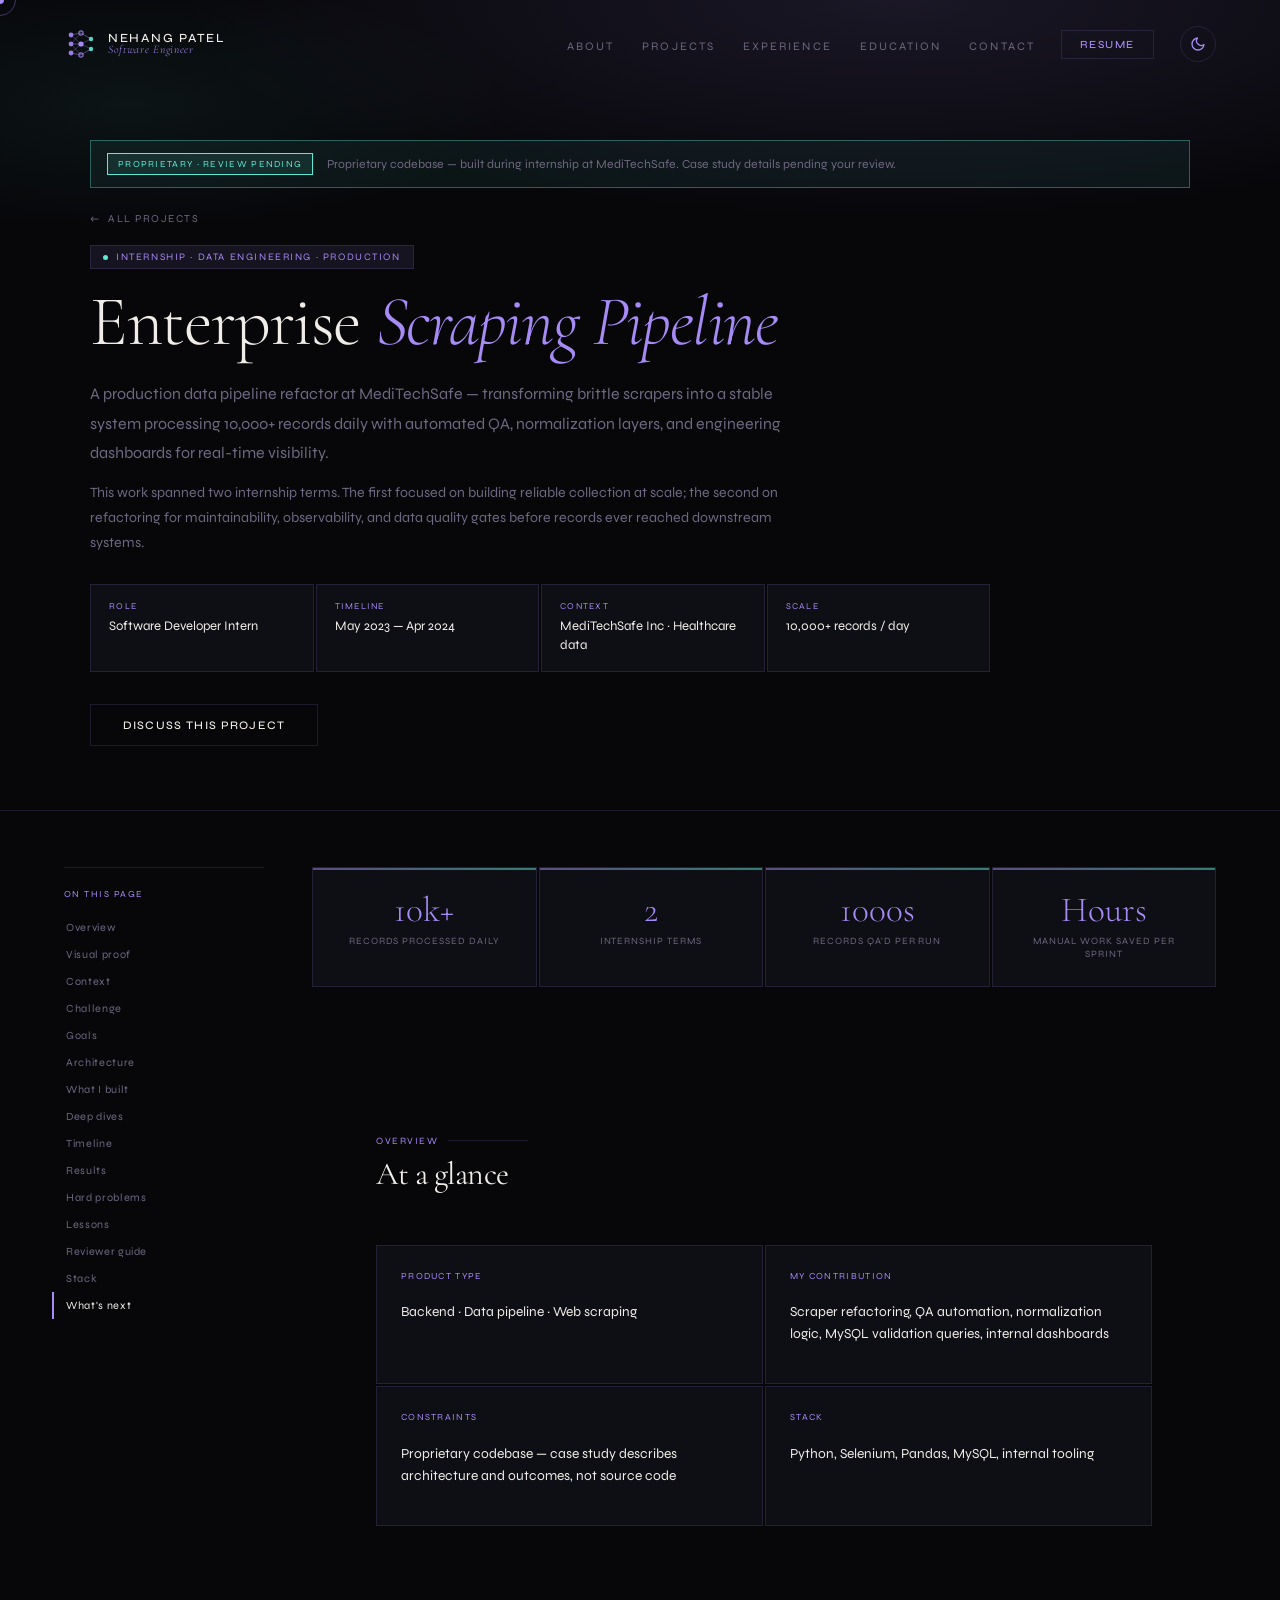
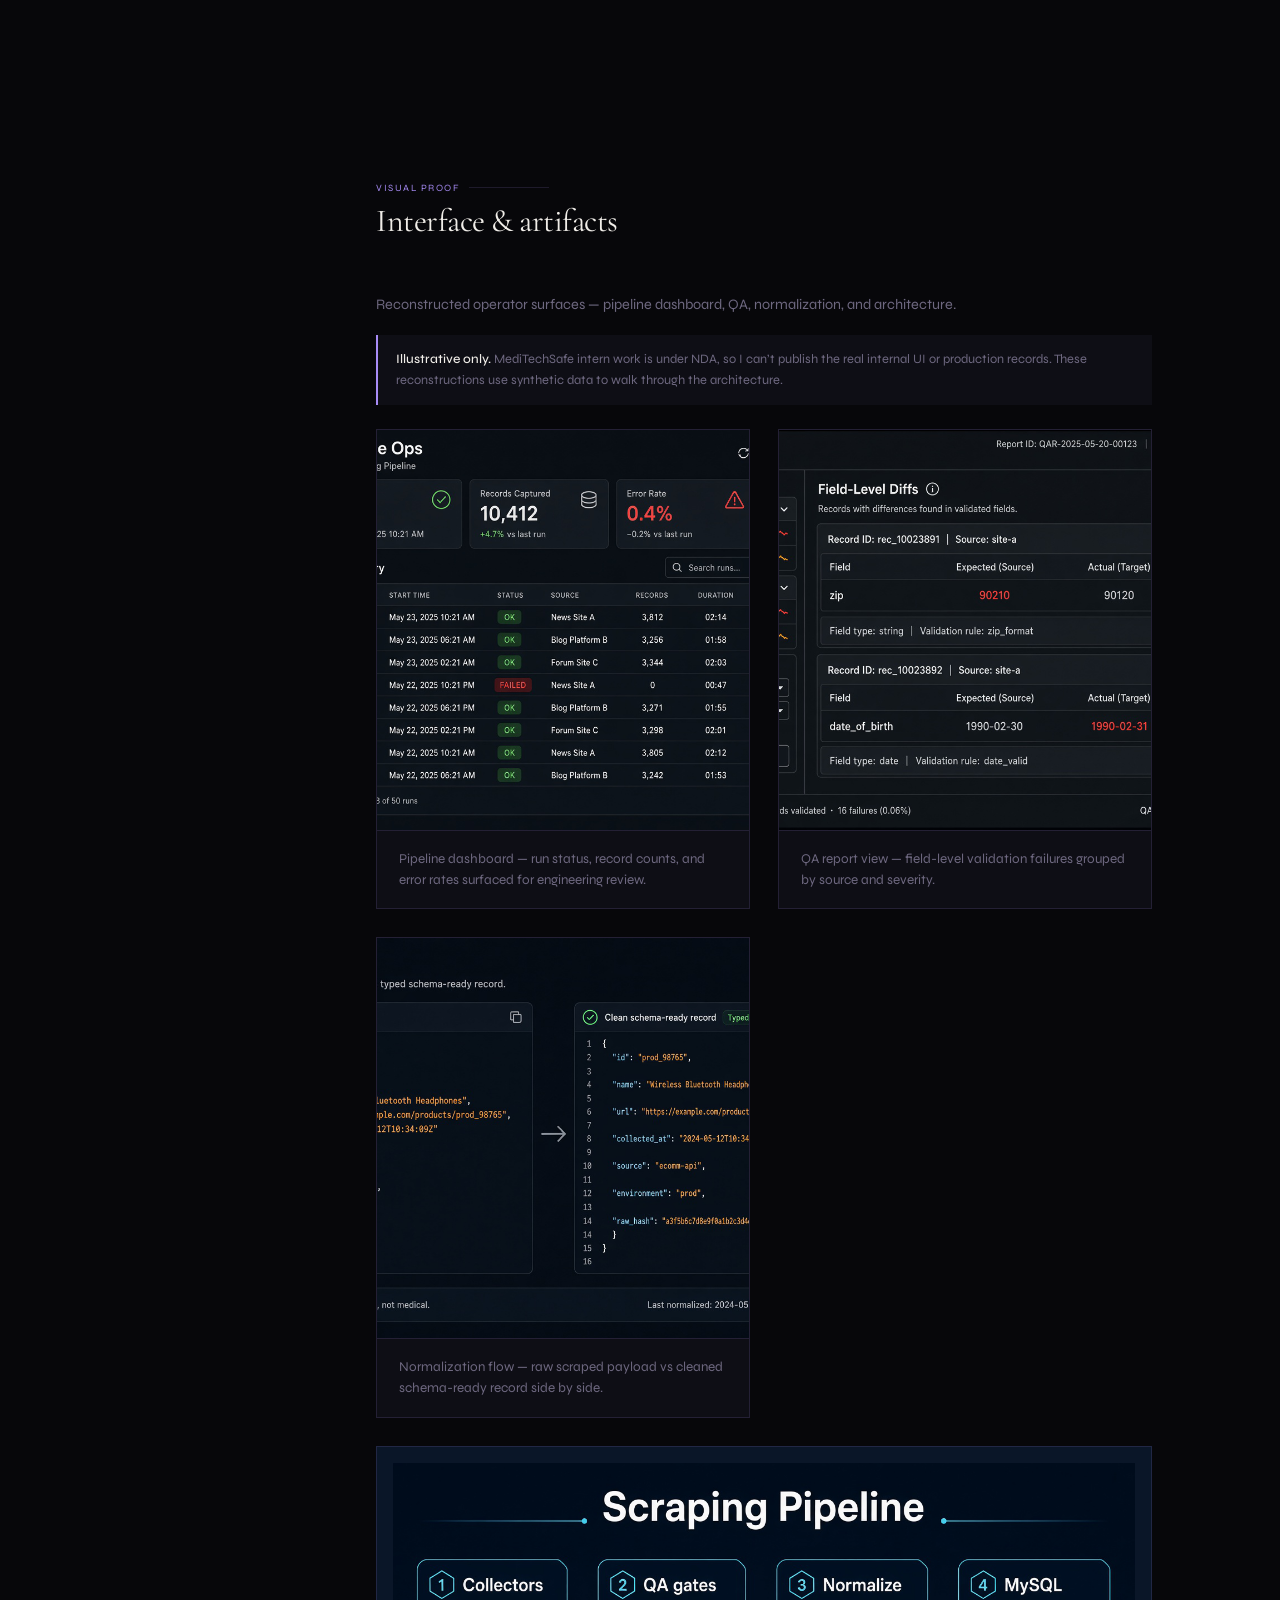
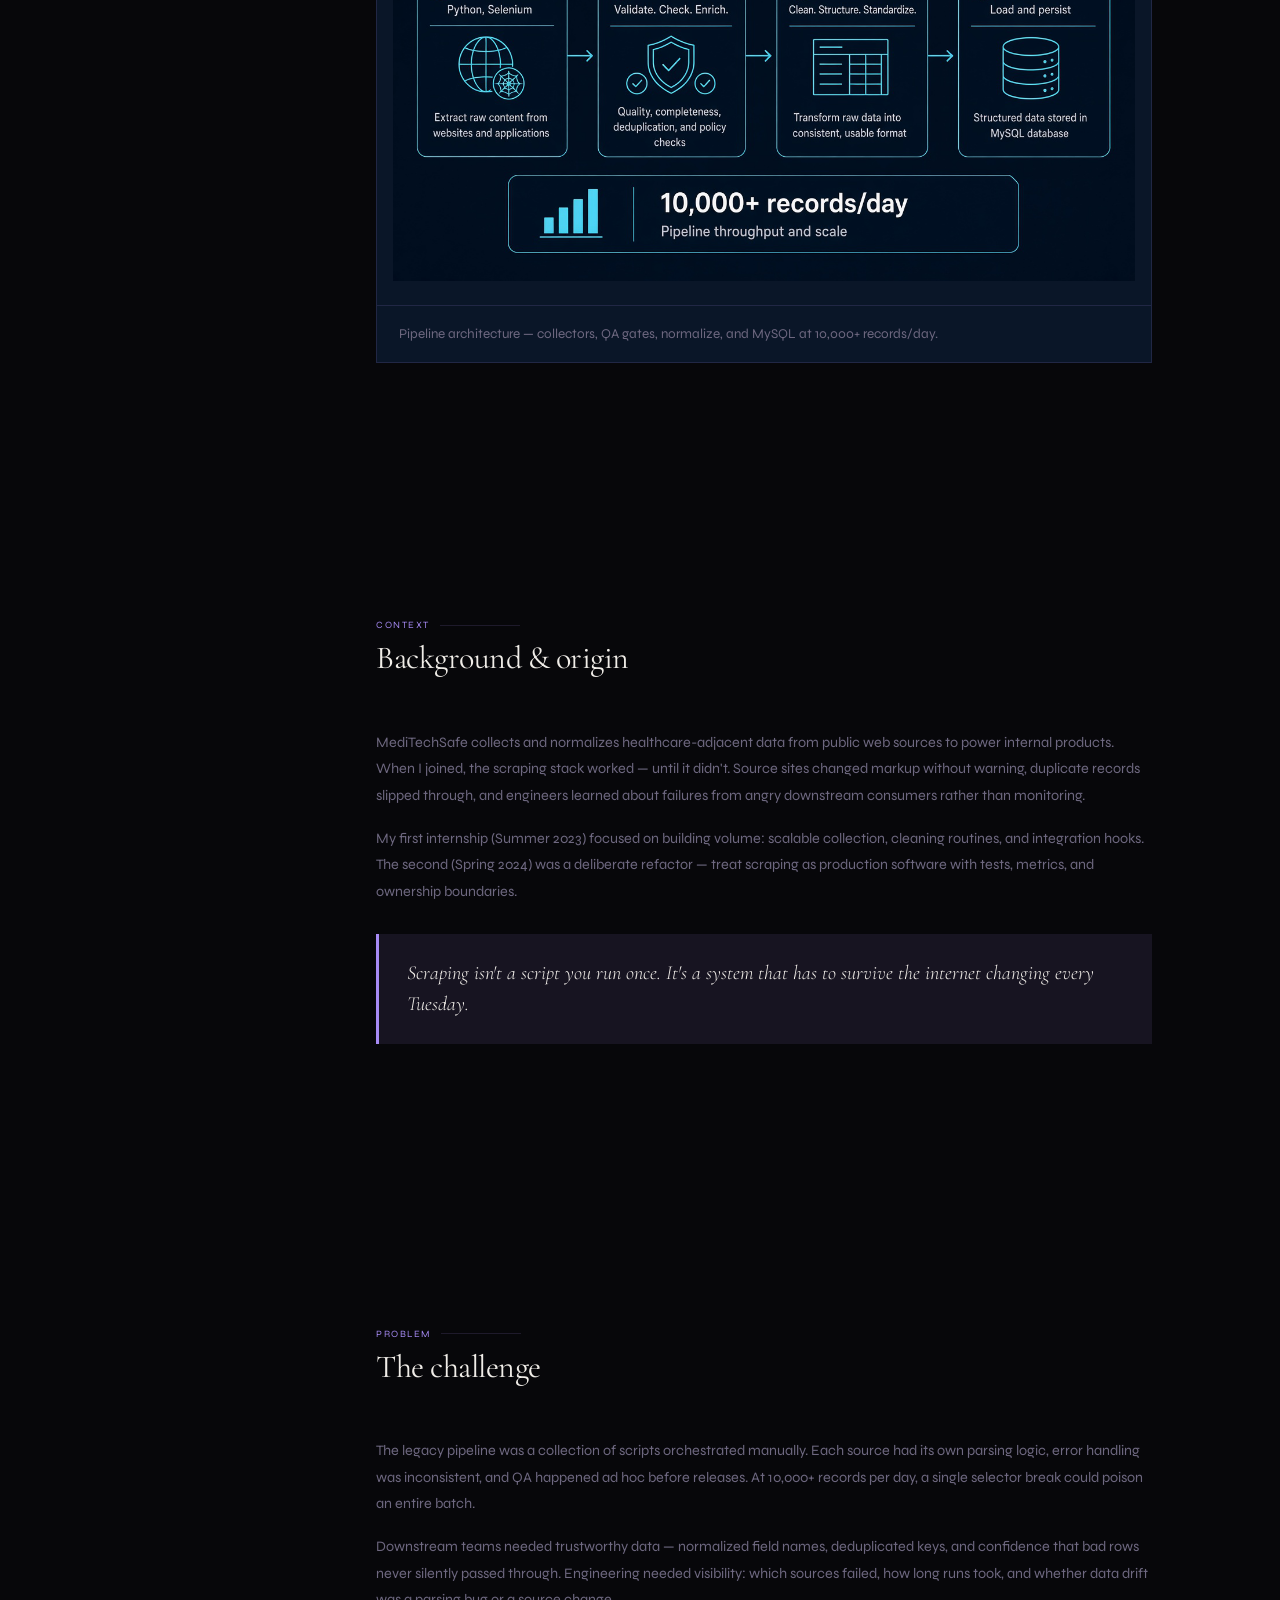
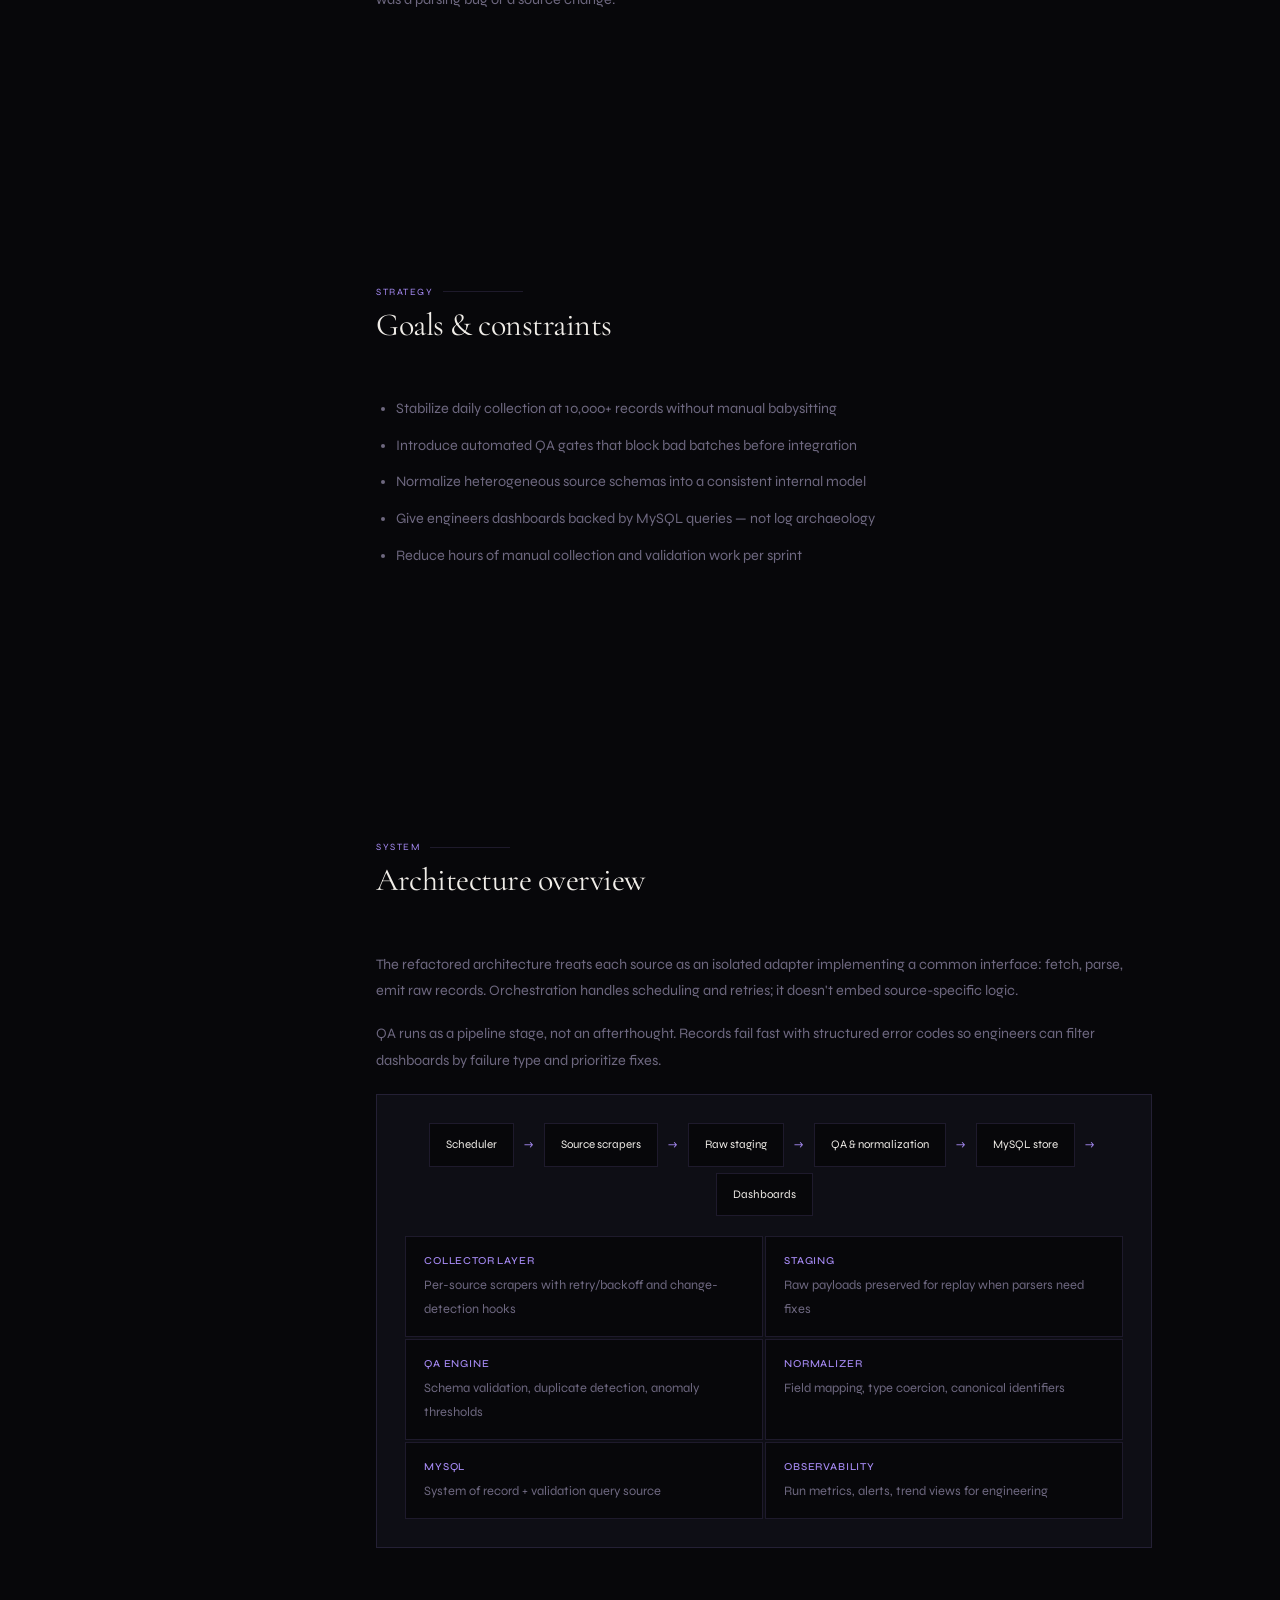
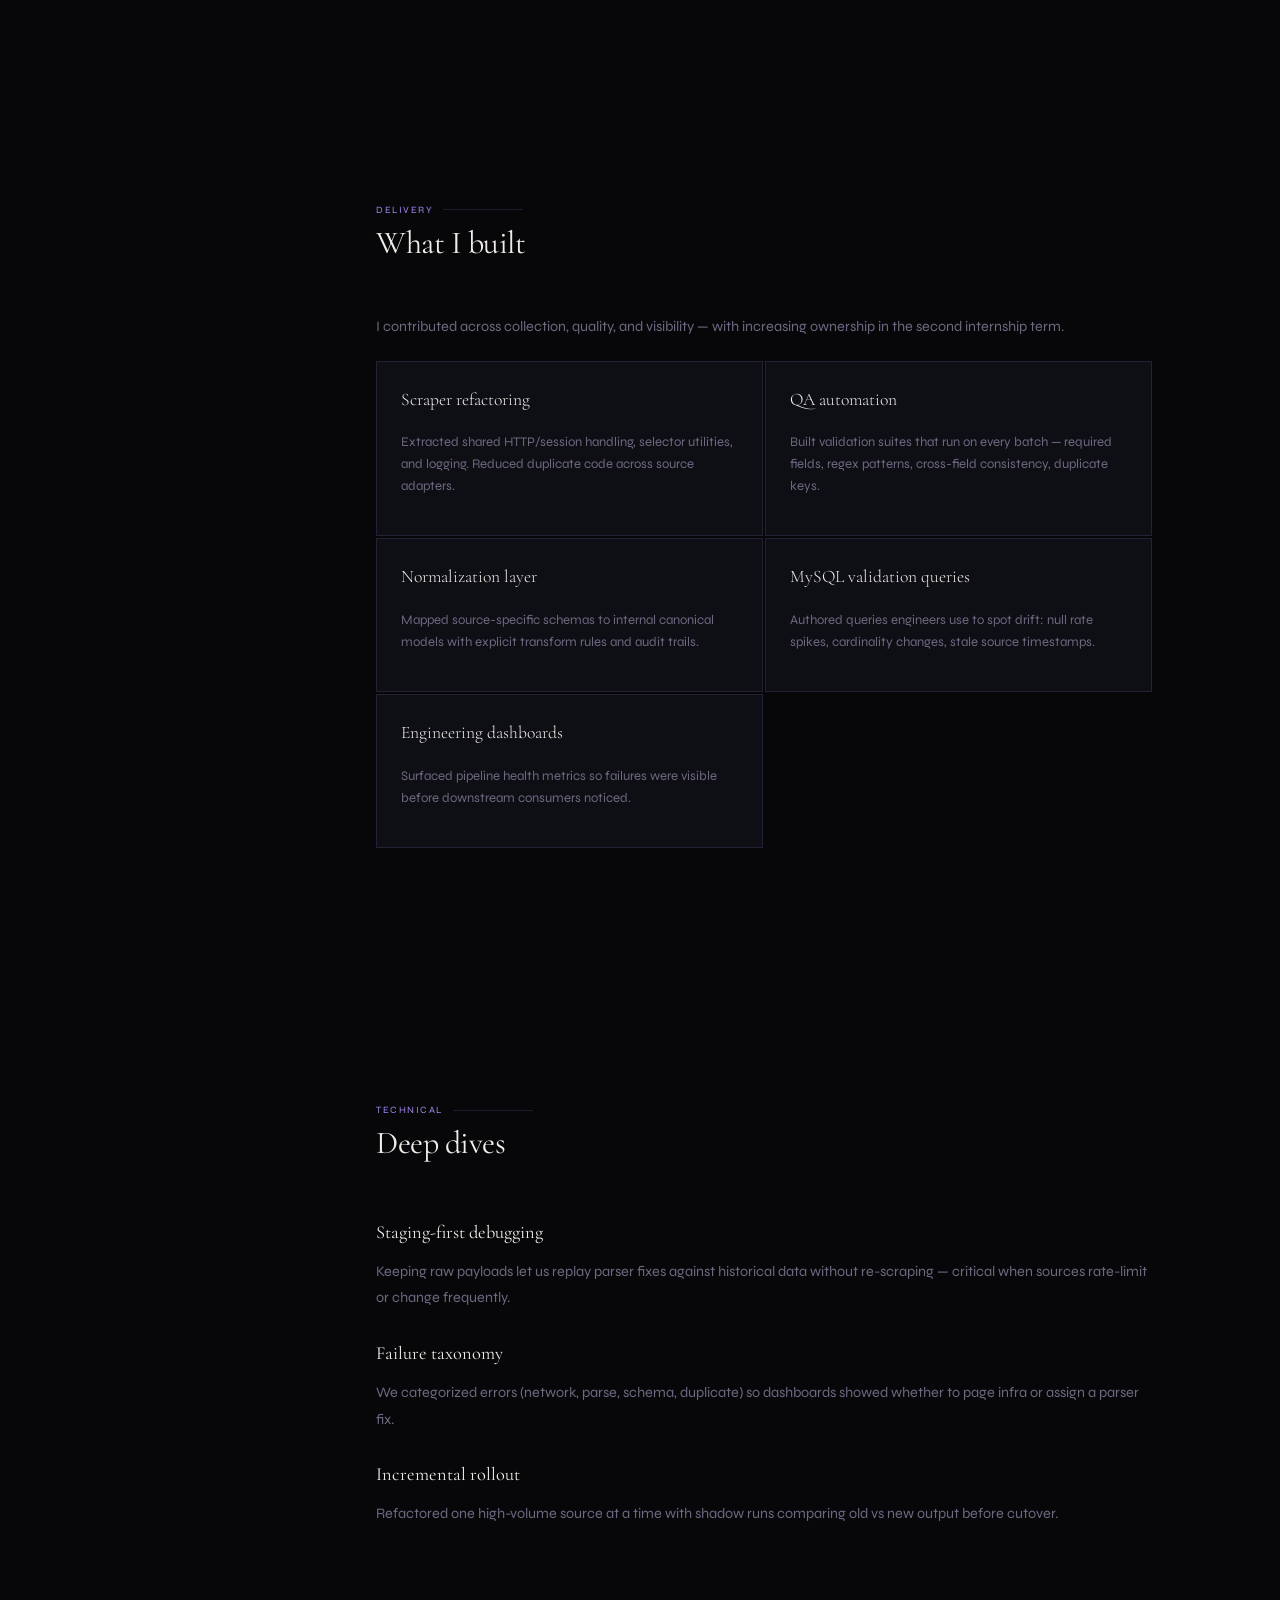
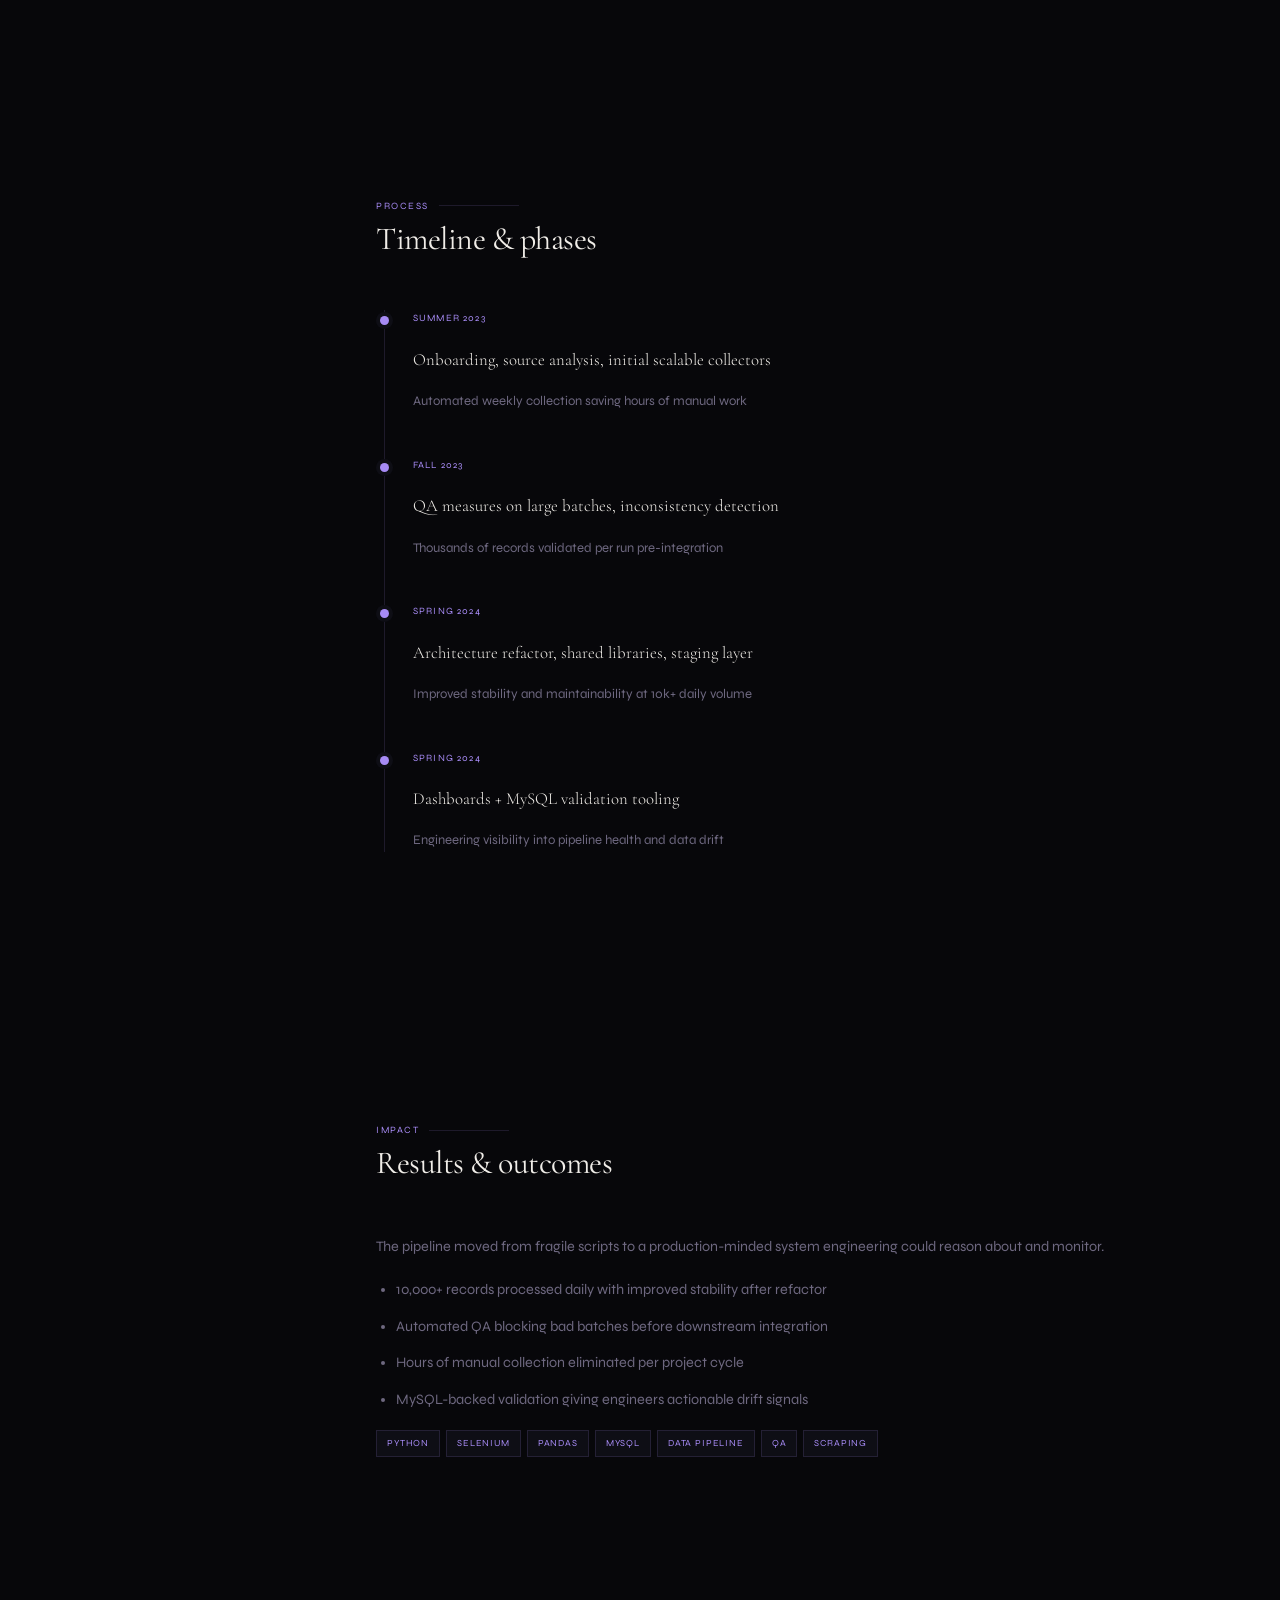
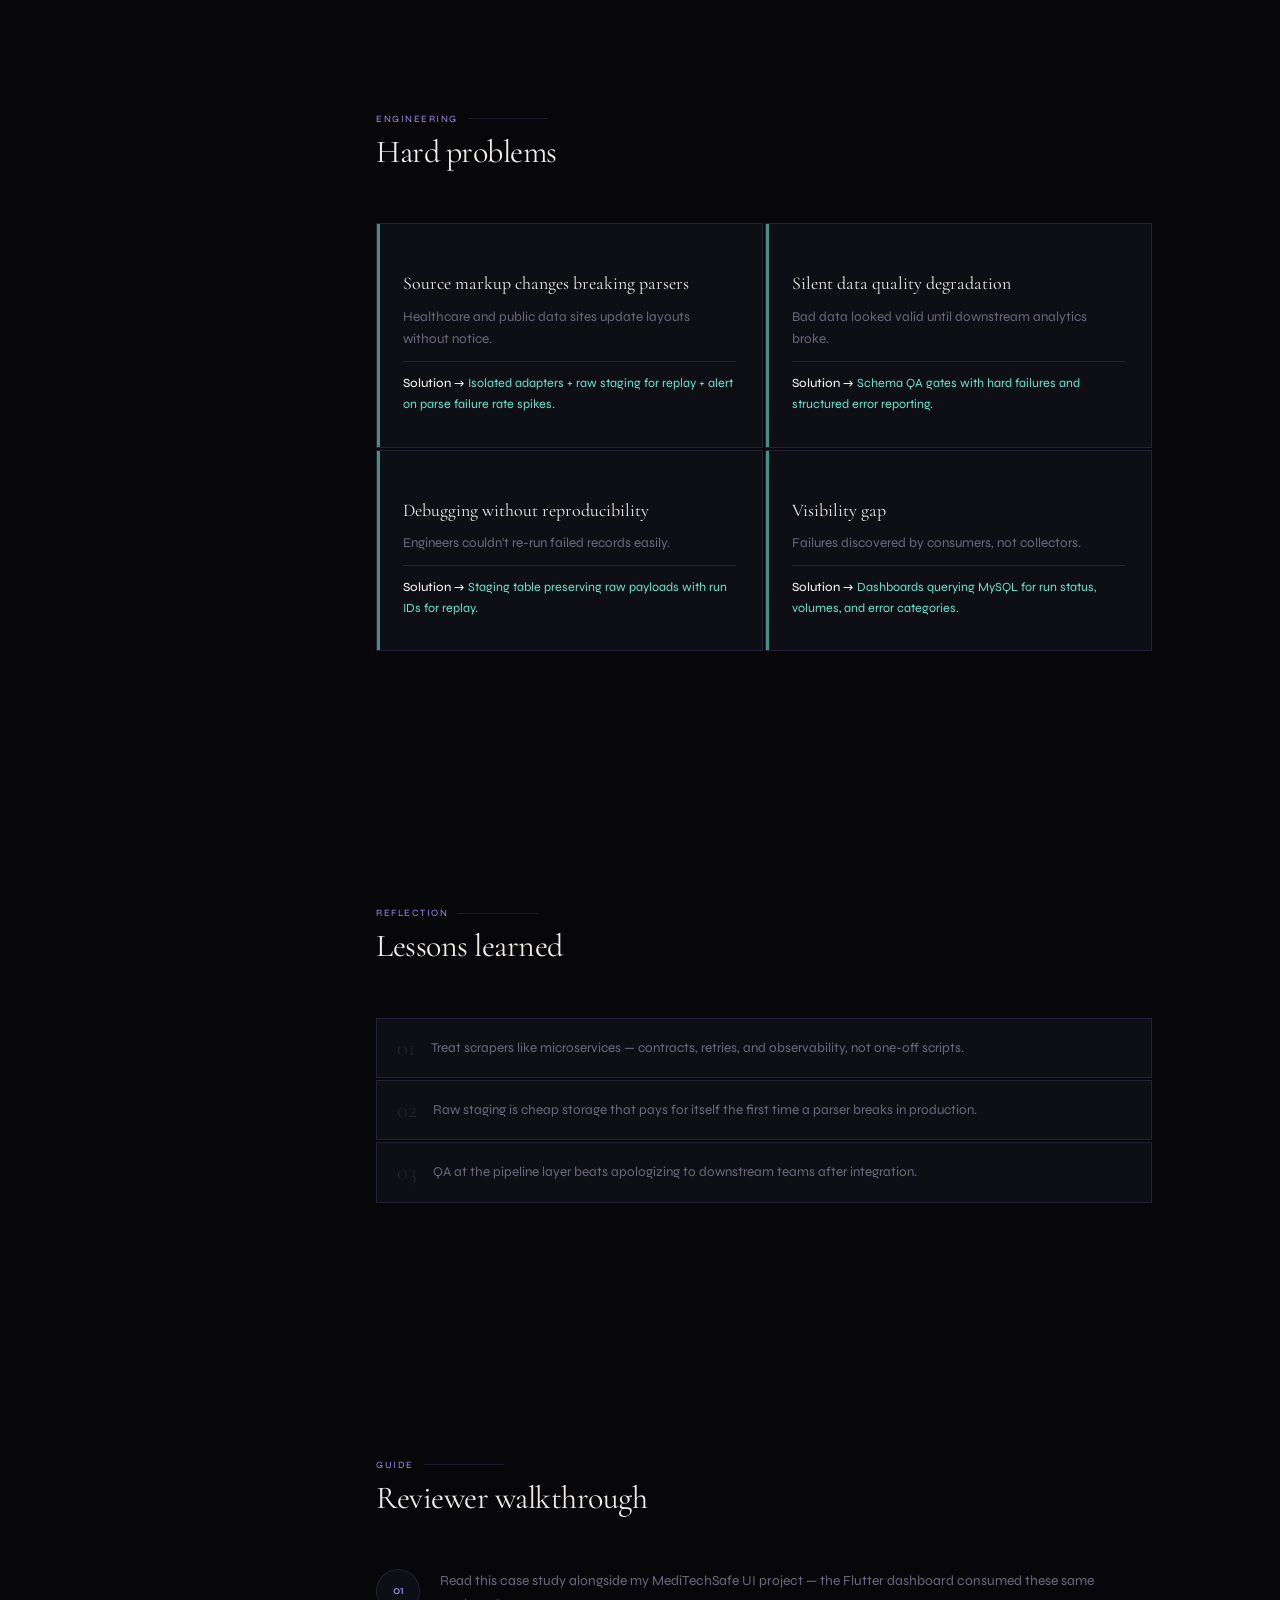
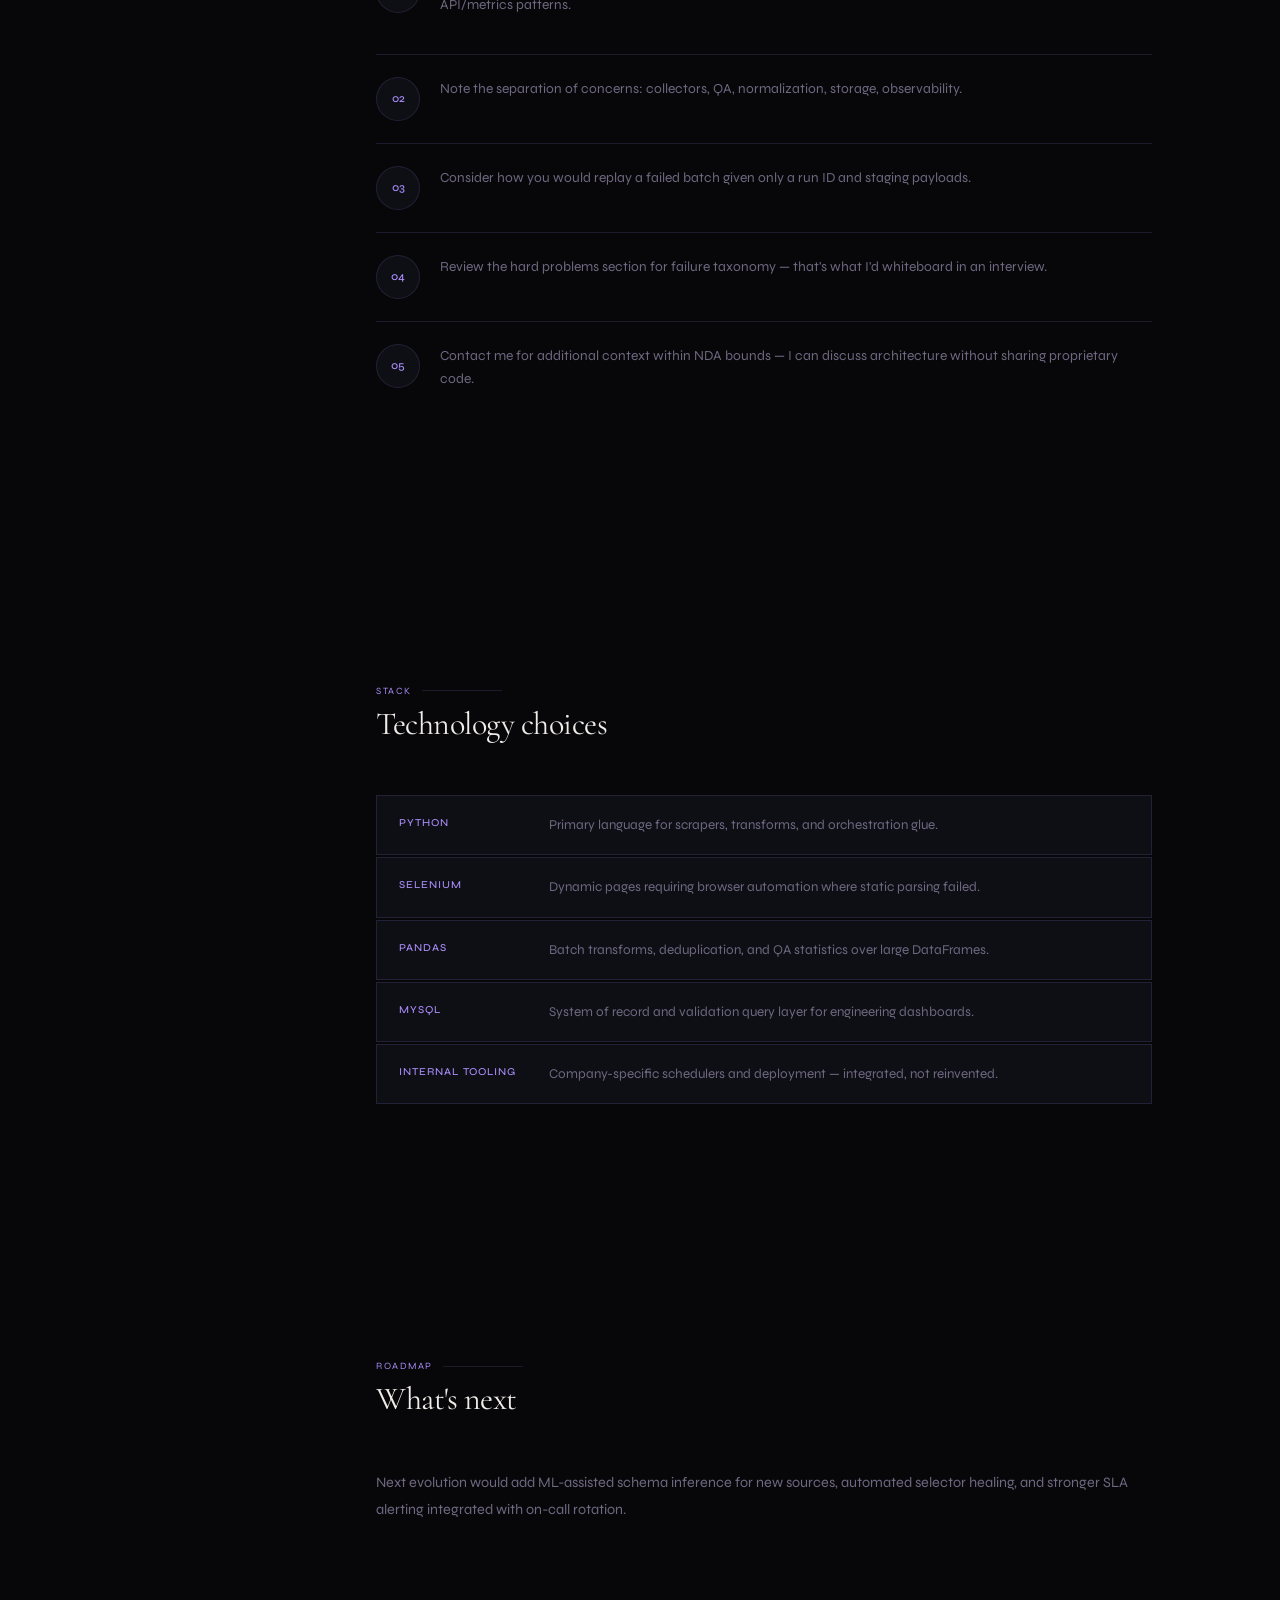
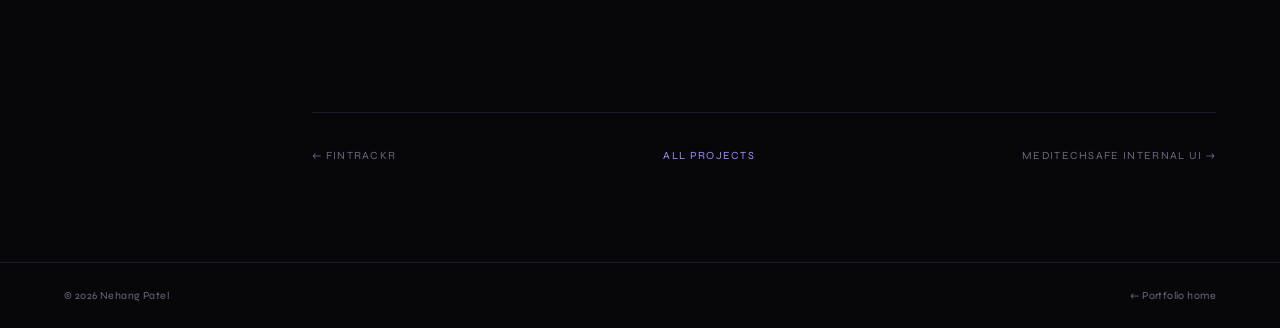
<file: projects/scraping-pipeline.html>
<!DOCTYPE html>
<html lang="en" data-theme="dark">
<head>
<meta charset="UTF-8"/>
<meta name="color-scheme" content="dark light"/>
<meta name="theme-color" content="#07070A" media="(prefers-color-scheme: dark)"/>
<meta name="viewport" content="width=device-width, initial-scale=1.0"/>
<title>Enterprise Scraping Pipeline — Case Study | Nehang Patel</title>
<meta name="description" content="Refactored MediTechSafe's web-scraping pipeline to process 10,000+ records daily with QA automation, normalization, and MySQL-backed validation dashboards."/>
<meta property="og:title" content="Enterprise Scraping Pipeline — Case Study | Nehang Patel"/>
<meta property="og:description" content="Refactored MediTechSafe's web-scraping pipeline to process 10,000+ records daily with QA automation, normalization, and MySQL-backed validation dashboards."/>
<meta property="og:type" content="article"/>
<meta property="og:url" content="https://nehang-portfolio.vercel.app/projects/scraping-pipeline"/>
<meta property="og:image" content="https://nehang-portfolio.vercel.app/assets/og-banner.png"/>
<meta name="twitter:card" content="summary_large_image"/>
<meta name="twitter:title" content="Enterprise Scraping Pipeline — Case Study"/>
<meta name="twitter:description" content="Refactored MediTechSafe's web-scraping pipeline to process 10,000+ records daily with QA automation, normalization, and MySQL-backed validation dashboards."/>
<meta name="twitter:image" content="https://nehang-portfolio.vercel.app/assets/og-banner.png"/>
<link rel="canonical" href="https://nehang-portfolio.vercel.app/projects/scraping-pipeline"/>
<link rel="icon" type="image/svg+xml" href="data:image/svg+xml,%3Csvg xmlns='http://www.w3.org/2000/svg' viewBox='0 0 34 34'%3E%3Crect width='34' height='34' rx='7' fill='%2307070A'/%3E%3Ccircle cx='17' cy='17' r='2.6' fill='%23A78BF5'/%3E%3C/svg%3E"/>
<script>(function(){try{var t=localStorage.getItem('nehang-theme');document.documentElement.setAttribute('data-theme',t==='light'?'light':'dark');}catch(e){}})();</script>
<link rel="preconnect" href="https://fonts.googleapis.com"/>
<link rel="preconnect" href="https://fonts.gstatic.com" crossorigin/>
<link href="https://fonts.googleapis.com/css2?family=Cormorant+Garamond:ital,wght@0,300;0,400;0,600;1,300;1,400&family=Syne:wght@300;400;500;600&display=swap" rel="stylesheet"/>
<link rel="stylesheet" href="../assets/css/style.css?v=20260823"/>
<link rel="stylesheet" href="../assets/css/case-study.css?v=20261011"/>
</head>
<body>
<div id="progress-bar"></div>
<button id="btt" aria-label="Back to top">
  <svg viewBox="0 0 24 24" fill="none" stroke="currentColor" stroke-width="2" stroke-linecap="round" stroke-linejoin="round"><polyline points="18 15 12 9 6 15"/></svg>
</button>
<div id="cur"></div>
<div id="cur2"></div>
<a class="skip-link" href="#cs-main">Skip to content</a>

<nav id="nav">
  <a href="../index.html" class="logo" aria-label="Nehang Patel">
    <div class="logo-mark"><svg viewBox="0 0 34 34" fill="none" xmlns="http://www.w3.org/2000/svg">
        <line x1="7" y1="8"  x2="17" y2="6"  stroke="var(--gold)" stroke-width=".9" stroke-opacity=".5"/>
        <line x1="7" y1="8"  x2="17" y2="17" stroke="var(--gold)" stroke-width=".9" stroke-opacity=".35"/>
        <line x1="7" y1="17" x2="17" y2="6"  stroke="var(--gold)" stroke-width=".9" stroke-opacity=".35"/>
        <line x1="7" y1="17" x2="17" y2="17" stroke="var(--gold)" stroke-width=".9" stroke-opacity=".5"/>
        <line x1="7" y1="17" x2="17" y2="28" stroke="var(--gold)" stroke-width=".9" stroke-opacity=".35"/>
        <line x1="7" y1="26" x2="17" y2="17" stroke="var(--gold)" stroke-width=".9" stroke-opacity=".35"/>
        <line x1="7" y1="26" x2="17" y2="28" stroke="var(--gold)" stroke-width=".9" stroke-opacity=".5"/>
        <line x1="17" y1="6"  x2="27" y2="12" stroke="var(--gold)" stroke-width=".9" stroke-opacity=".5"/>
        <line x1="17" y1="17" x2="27" y2="12" stroke="var(--gold)" stroke-width=".9" stroke-opacity=".35"/>
        <line x1="17" y1="17" x2="27" y2="22" stroke="var(--gold)" stroke-width=".9" stroke-opacity=".35"/>
        <line x1="17" y1="28" x2="27" y2="22" stroke="var(--gold)" stroke-width=".9" stroke-opacity=".5"/>
        <circle cx="7" cy="8"  r="2.4" fill="var(--gold)" opacity=".9"/>
        <circle cx="7" cy="17" r="2.4" fill="var(--gold)" opacity=".9"/>
        <circle cx="7" cy="26" r="2.4" fill="var(--gold)" opacity=".9"/>
        <circle cx="17" cy="6"  r="2.1" fill="none" stroke="var(--gold)" stroke-width="1.2" opacity=".8"/>
        <circle cx="17" cy="17" r="2.6" fill="var(--gold)" opacity="1"/>
        <circle cx="17" cy="28" r="2.1" fill="none" stroke="var(--gold)" stroke-width="1.2" opacity=".8"/>
        <circle cx="27" cy="12" r="2.2" fill="var(--teal)" opacity=".9"/>
        <circle cx="27" cy="22" r="2.2" fill="var(--teal)" opacity=".9"/>
      </svg></div>
    <div class="logo-wordmark">
      <span class="logo-name">Nehang Patel</span>
      <span class="logo-sub">Software Engineer</span>
    </div>
  </a>
  <div class="nav-r">
    <ul class="nav-links">
      <li><a href="../index.html#about">About</a></li>
      <li><a href="../index.html#projects">Projects</a></li>
      <li><a href="../index.html#exp">Experience</a></li>
      <li><a href="../index.html#education">Education</a></li>
      <li><a href="../index.html#contact">Contact</a></li>
    </ul>
    <button class="resume-btn" id="resumeBtn">Resume</button>
    <button class="tog" id="tog" aria-label="Toggle theme">
      <svg class="icon-moon" width="16" height="16" viewBox="0 0 24 24" fill="none" stroke="currentColor" stroke-width="2" stroke-linecap="round" stroke-linejoin="round" style="color:var(--gold)"><path d="M21 12.79A9 9 0 1 1 11.21 3a7 7 0 0 0 9.79 9.79z"/></svg>
      <svg class="icon-sun" width="16" height="16" viewBox="0 0 24 24" fill="none" stroke="currentColor" stroke-width="2" stroke-linecap="round" stroke-linejoin="round" style="color:var(--gold)"><circle cx="12" cy="12" r="5"/><line x1="12" y1="1" x2="12" y2="3"/><line x1="12" y1="21" x2="12" y2="23"/><line x1="4.22" y1="4.22" x2="5.64" y2="5.64"/><line x1="18.36" y1="18.36" x2="19.78" y2="19.78"/><line x1="1" y1="12" x2="3" y2="12"/><line x1="21" y1="12" x2="23" y2="12"/><line x1="4.22" y1="19.78" x2="5.64" y2="18.36"/><line x1="18.36" y1="5.64" x2="19.78" y2="4.22"/></svg>
    </button>
    <button class="ham" id="ham" aria-label="Menu"><span></span><span></span><span></span></button>
  </div>
</nav>

<div class="nav-drawer" id="drawer">
  <a href="../index.html#about" class="dl">About</a>
  <a href="../index.html#projects" class="dl">Projects</a>
  <a href="../index.html#exp" class="dl">Experience</a>
  <a href="../index.html#education" class="dl">Education</a>
  <a href="../index.html#contact" class="dl">Contact</a>
  <button class="drawer-resume" id="drawerResumeBtn">Resume</button>
  <div class="drawer-socials">
    <a href="https://www.linkedin.com/in/nehangpatel/" target="_blank" rel="noopener noreferrer" class="drawer-soc" aria-label="LinkedIn"><svg viewBox="0 0 24 24"><path d="M16 8a6 6 0 0 1 6 6v7h-4v-7a2 2 0 0 0-2-2 2 2 0 0 0-2 2v7h-4v-7a6 6 0 0 1 6-6z"/><rect x="2" y="9" width="4" height="12"/><circle cx="4" cy="4" r="2"/></svg></a>
    <a href="https://github.com/NehangPatel23" target="_blank" rel="noopener noreferrer" class="drawer-soc" aria-label="GitHub"><svg viewBox="0 0 24 24"><path d="M9 19c-5 1.5-5-2.5-7-3m14 6v-3.87a3.37 3.37 0 0 0-.94-2.61c3.14-.35 6.44-1.54 6.44-7A5.44 5.44 0 0 0 20 4.77 5.07 5.07 0 0 0 19.91 1S18.73.65 16 2.48a13.38 13.38 0 0 0-7 0C6.27.65 5.09 1 5.09 1A5.07 5.07 0 0 0 5 4.77a5.44 5.44 0 0 0-1.5 3.78c0 5.42 3.3 6.61 6.44 7A3.37 3.37 0 0 0 9 18.13V22"/></svg></a>
    <a href="https://x.com/itsnehangp_x" target="_blank" rel="noopener noreferrer" class="drawer-soc" aria-label="X"><svg viewBox="0 0 24 24"><path fill="currentColor" stroke="none" d="M18.244 2.25h3.308l-7.227 8.26 8.502 11.24H16.17l-5.214-6.817L4.99 21.75H1.68l7.73-8.835L1.254 2.25H8.08l4.713 6.231zm-1.161 17.52h1.833L7.084 4.126H5.117z"/></svg></a>
    <a href="mailto:nehangal@usc.edu?subject=Hello%20Nehang&amp;body=Hi%20Nehang%2C%0A%0AI%20came%20across%20your%20portfolio%20and%20wanted%20to%20connect.%0A%0A" class="drawer-soc" aria-label="Email"><svg viewBox="0 0 24 24"><path d="M4 4h16c1.1 0 2 .9 2 2v12c0 1.1-.9 2-2 2H4c-1.1 0-2-.9-2-2V6c0-1.1.9-2 2-2z"/><polyline points="22,6 12,13 2,6"/></svg></a>
  </div>
</div>
<main id="cs-main" class="cs-page">

  <header class="cs-hero">
    <div class="cs-hero-inner">
      <div class="cs-proprietary r">
        <span class="cs-proprietary-pill">Proprietary · Review pending</span>
        <span class="cs-proprietary-note">Proprietary codebase — built during internship at MediTechSafe. Case study details pending your review.</span>
      </div>
      <a href="../index.html#projects" class="cs-back r">All projects</a>
      <p class="cs-eyebrow r"><span class="cs-eyebrow-dot"></span>Internship · Data Engineering · Production</p>
      <h1 class="cs-title r">Enterprise <em>Scraping Pipeline</em></h1>
      <p class="cs-lead r">A production data pipeline refactor at MediTechSafe — transforming brittle scrapers into a stable system processing 10,000+ records daily with automated QA, normalization layers, and engineering dashboards for real-time visibility.</p>
      <p class="cs-lead-sub r">This work spanned two internship terms. The first focused on building reliable collection at scale; the second on refactoring for maintainability, observability, and data quality gates before records ever reached downstream systems.</p>
      <div class="cs-meta-grid r"><div class="cs-meta-cell"><p class="cs-meta-label">Role</p><p class="cs-meta-val">Software Developer Intern</p></div><div class="cs-meta-cell"><p class="cs-meta-label">Timeline</p><p class="cs-meta-val">May 2023 — Apr 2024</p></div><div class="cs-meta-cell"><p class="cs-meta-label">Context</p><p class="cs-meta-val">MediTechSafe Inc · Healthcare data</p></div><div class="cs-meta-cell"><p class="cs-meta-label">Scale</p><p class="cs-meta-val">10,000+ records / day</p></div></div>
      <div class="cs-ctas r"><a href="../index.html#contact" class="btn btn-g">Discuss this project</a></div>
    </div>
  </header>

  <div class="cs-layout">
    <aside class="cs-toc"><p class="cs-toc-label">On this page</p><a href="#overview">Overview</a><a href="#visual-proof">Visual proof</a><a href="#context">Context</a><a href="#challenge">Challenge</a><a href="#goals">Goals</a><a href="#architecture">Architecture</a><a href="#built">What I built</a><a href="#deep-dives">Deep dives</a><a href="#timeline">Timeline</a><a href="#results">Results</a><a href="#problems">Hard problems</a><a href="#lessons">Lessons</a><a href="#reviewer">Reviewer guide</a><a href="#stack">Stack</a><a href="#next">What's next</a></aside>
    <div class="cs-content">
      <div class="cs-metrics"><div class="cs-metric r"><div class="cs-metric-n">10k+</div><div class="cs-metric-l">Records processed daily</div></div><div class="cs-metric r"><div class="cs-metric-n">2</div><div class="cs-metric-l">Internship terms</div></div><div class="cs-metric r"><div class="cs-metric-n">1000s</div><div class="cs-metric-l">Records QA'd per run</div></div><div class="cs-metric r"><div class="cs-metric-n">Hours</div><div class="cs-metric-l">Manual work saved per sprint</div></div></div>

      <section class="cs-section r" id="overview">
      <div class="cs-section-head"><p class="cs-section-label">Overview</p><h2 class="cs-section-title">At a glance</h2></div>
      <div class="cs-section-body"><div class="cs-glance"><div class="cs-glance-item r"><p class="cs-glance-label">Product type</p><p class="cs-glance-val">Backend · Data pipeline · Web scraping</p></div><div class="cs-glance-item r"><p class="cs-glance-label">My contribution</p><p class="cs-glance-val">Scraper refactoring, QA automation, normalization logic, MySQL validation queries, internal dashboards</p></div><div class="cs-glance-item r"><p class="cs-glance-label">Constraints</p><p class="cs-glance-val">Proprietary codebase — case study describes architecture and outcomes, not source code</p></div><div class="cs-glance-item r"><p class="cs-glance-label">Stack</p><p class="cs-glance-val">Python, Selenium, Pandas, MySQL, internal tooling</p></div></div></div>
    </section>
      <section class="cs-section r" id="visual-proof">
      <div class="cs-section-head"><p class="cs-section-label">Visual proof</p><h2 class="cs-section-title">Interface & artifacts</h2></div>
      <div class="cs-section-body"><p>Reconstructed operator surfaces — pipeline dashboard, QA, normalization, and architecture.</p><p class="cs-illus"><strong>Illustrative only.</strong> MediTechSafe intern work is under NDA, so I can’t publish the real internal UI or production records. These reconstructions use synthetic data to walk through the architecture.</p><div class="cs-gallery cs-gallery-2"><figure class="cs-gallery-item r">
      <img src="../assets/projects/case-studies/scraping-pipeline/dashboard.png" alt="Pipeline dashboard — run status, record counts, and error rates surfaced for engineering review." loading="lazy"/>
      <figcaption class="cs-gallery-cap">Pipeline dashboard — run status, record counts, and error rates surfaced for engineering review.</figcaption>
    </figure><figure class="cs-gallery-item r">
      <img src="../assets/projects/case-studies/scraping-pipeline/qa.png" alt="QA report view — field-level validation failures grouped by source and severity." loading="lazy"/>
      <figcaption class="cs-gallery-cap">QA report view — field-level validation failures grouped by source and severity.</figcaption>
    </figure><figure class="cs-gallery-item r">
      <img src="../assets/projects/case-studies/scraping-pipeline/normalize.png" alt="Normalization flow — raw scraped payload vs cleaned schema-ready record side by side." loading="lazy"/>
      <figcaption class="cs-gallery-cap">Normalization flow — raw scraped payload vs cleaned schema-ready record side by side.</figcaption>
    </figure><figure class="cs-gallery-item cs-gallery-diagram r">
      <img src="../assets/projects/case-studies/scraping-pipeline/architecture.png" alt="Pipeline architecture — collectors, QA gates, normalize, and MySQL at 10,000+ records/day." loading="lazy"/>
      <figcaption class="cs-gallery-cap">Pipeline architecture — collectors, QA gates, normalize, and MySQL at 10,000+ records/day.</figcaption>
    </figure></div></div>
    </section>
      <section class="cs-section r" id="context">
      <div class="cs-section-head"><p class="cs-section-label">Context</p><h2 class="cs-section-title">Background & origin</h2></div>
      <div class="cs-section-body"><p>MediTechSafe collects and normalizes healthcare-adjacent data from public web sources to power internal products. When I joined, the scraping stack worked — until it didn't. Source sites changed markup without warning, duplicate records slipped through, and engineers learned about failures from angry downstream consumers rather than monitoring.</p><p>My first internship (Summer 2023) focused on building volume: scalable collection, cleaning routines, and integration hooks. The second (Spring 2024) was a deliberate refactor — treat scraping as production software with tests, metrics, and ownership boundaries.</p><blockquote class="cs-quote r">Scraping isn't a script you run once. It's a system that has to survive the internet changing every Tuesday.</blockquote></div>
    </section>
      <section class="cs-section r" id="challenge">
      <div class="cs-section-head"><p class="cs-section-label">Problem</p><h2 class="cs-section-title">The challenge</h2></div>
      <div class="cs-section-body"><p>The legacy pipeline was a collection of scripts orchestrated manually. Each source had its own parsing logic, error handling was inconsistent, and QA happened ad hoc before releases. At 10,000+ records per day, a single selector break could poison an entire batch.</p><p>Downstream teams needed trustworthy data — normalized field names, deduplicated keys, and confidence that bad rows never silently passed through. Engineering needed visibility: which sources failed, how long runs took, and whether data drift was a parsing bug or a source change.</p></div>
    </section>
      <section class="cs-section r" id="goals">
      <div class="cs-section-head"><p class="cs-section-label">Strategy</p><h2 class="cs-section-title">Goals & constraints</h2></div>
      <div class="cs-section-body"><ul><li>Stabilize daily collection at 10,000+ records without manual babysitting</li><li>Introduce automated QA gates that block bad batches before integration</li><li>Normalize heterogeneous source schemas into a consistent internal model</li><li>Give engineers dashboards backed by MySQL queries — not log archaeology</li><li>Reduce hours of manual collection and validation work per sprint</li></ul></div>
    </section>
      <section class="cs-section r" id="architecture">
      <div class="cs-section-head"><p class="cs-section-label">System</p><h2 class="cs-section-title">Architecture overview</h2></div>
      <div class="cs-section-body"><p>The refactored architecture treats each source as an isolated adapter implementing a common interface: fetch, parse, emit raw records. Orchestration handles scheduling and retries; it doesn't embed source-specific logic.</p><p>QA runs as a pipeline stage, not an afterthought. Records fail fast with structured error codes so engineers can filter dashboards by failure type and prioritize fixes.</p><div class="cs-arch"><div class="cs-flow"><span>Scheduler</span><span class="cs-arrow">→</span><span>Source scrapers</span><span class="cs-arrow">→</span><span>Raw staging</span><span class="cs-arrow">→</span><span>QA & normalization</span><span class="cs-arrow">→</span><span>MySQL store</span><span class="cs-arrow">→</span><span>Dashboards</span></div><div class="cs-arch-list"><div class="cs-arch-item"><strong>Collector layer</strong>Per-source scrapers with retry/backoff and change-detection hooks</div><div class="cs-arch-item"><strong>Staging</strong>Raw payloads preserved for replay when parsers need fixes</div><div class="cs-arch-item"><strong>QA engine</strong>Schema validation, duplicate detection, anomaly thresholds</div><div class="cs-arch-item"><strong>Normalizer</strong>Field mapping, type coercion, canonical identifiers</div><div class="cs-arch-item"><strong>MySQL</strong>System of record + validation query source</div><div class="cs-arch-item"><strong>Observability</strong>Run metrics, alerts, trend views for engineering</div></div></div></div>
    </section>
      <section class="cs-section r" id="built">
      <div class="cs-section-head"><p class="cs-section-label">Delivery</p><h2 class="cs-section-title">What I built</h2></div>
      <div class="cs-section-body"><p>I contributed across collection, quality, and visibility — with increasing ownership in the second internship term.</p><div class="cs-features"><div class="cs-feature r"><p class="cs-feature-title">Scraper refactoring</p><p class="cs-feature-desc">Extracted shared HTTP/session handling, selector utilities, and logging. Reduced duplicate code across source adapters.</p></div><div class="cs-feature r"><p class="cs-feature-title">QA automation</p><p class="cs-feature-desc">Built validation suites that run on every batch — required fields, regex patterns, cross-field consistency, duplicate keys.</p></div><div class="cs-feature r"><p class="cs-feature-title">Normalization layer</p><p class="cs-feature-desc">Mapped source-specific schemas to internal canonical models with explicit transform rules and audit trails.</p></div><div class="cs-feature r"><p class="cs-feature-title">MySQL validation queries</p><p class="cs-feature-desc">Authored queries engineers use to spot drift: null rate spikes, cardinality changes, stale source timestamps.</p></div><div class="cs-feature r"><p class="cs-feature-title">Engineering dashboards</p><p class="cs-feature-desc">Surfaced pipeline health metrics so failures were visible before downstream consumers noticed.</p></div></div></div>
    </section>
      <section class="cs-section r" id="deep-dives">
      <div class="cs-section-head"><p class="cs-section-label">Technical</p><h2 class="cs-section-title">Deep dives</h2></div>
      <div class="cs-section-body"><h4>Staging-first debugging</h4><p>Keeping raw payloads let us replay parser fixes against historical data without re-scraping — critical when sources rate-limit or change frequently.</p><h4>Failure taxonomy</h4><p>We categorized errors (network, parse, schema, duplicate) so dashboards showed whether to page infra or assign a parser fix.</p><h4>Incremental rollout</h4><p>Refactored one high-volume source at a time with shadow runs comparing old vs new output before cutover.</p></div>
    </section>
      <section class="cs-section r" id="timeline">
      <div class="cs-section-head"><p class="cs-section-label">Process</p><h2 class="cs-section-title">Timeline & phases</h2></div>
      <div class="cs-section-body"><div class="cs-timeline"><div class="cs-tl-item"><p class="cs-tl-phase">Summer 2023</p><p class="cs-tl-title">Onboarding, source analysis, initial scalable collectors</p><p class="cs-tl-desc">Automated weekly collection saving hours of manual work</p></div><div class="cs-tl-item"><p class="cs-tl-phase">Fall 2023</p><p class="cs-tl-title">QA measures on large batches, inconsistency detection</p><p class="cs-tl-desc">Thousands of records validated per run pre-integration</p></div><div class="cs-tl-item"><p class="cs-tl-phase">Spring 2024</p><p class="cs-tl-title">Architecture refactor, shared libraries, staging layer</p><p class="cs-tl-desc">Improved stability and maintainability at 10k+ daily volume</p></div><div class="cs-tl-item"><p class="cs-tl-phase">Spring 2024</p><p class="cs-tl-title">Dashboards + MySQL validation tooling</p><p class="cs-tl-desc">Engineering visibility into pipeline health and data drift</p></div></div></div>
    </section>
      <section class="cs-section r" id="results">
      <div class="cs-section-head"><p class="cs-section-label">Impact</p><h2 class="cs-section-title">Results & outcomes</h2></div>
      <div class="cs-section-body"><p>The pipeline moved from fragile scripts to a production-minded system engineering could reason about and monitor.</p><ul><li>10,000+ records processed daily with improved stability after refactor</li><li>Automated QA blocking bad batches before downstream integration</li><li>Hours of manual collection eliminated per project cycle</li><li>MySQL-backed validation giving engineers actionable drift signals</li></ul><div class="cs-tags"><span class="cs-tag">Python</span><span class="cs-tag">Selenium</span><span class="cs-tag">Pandas</span><span class="cs-tag">MySQL</span><span class="cs-tag">Data Pipeline</span><span class="cs-tag">QA</span><span class="cs-tag">Scraping</span></div></div>
    </section>
      <section class="cs-section r" id="problems">
      <div class="cs-section-head"><p class="cs-section-label">Engineering</p><h2 class="cs-section-title">Hard problems</h2></div>
      <div class="cs-section-body"><div class="cs-problems"><div class="cs-problem r"><h4>Source markup changes breaking parsers</h4><p>Healthcare and public data sites update layouts without notice.</p><p class="cs-solution"><strong>Solution →</strong> Isolated adapters + raw staging for replay + alert on parse failure rate spikes.</p></div><div class="cs-problem r"><h4>Silent data quality degradation</h4><p>Bad data looked valid until downstream analytics broke.</p><p class="cs-solution"><strong>Solution →</strong> Schema QA gates with hard failures and structured error reporting.</p></div><div class="cs-problem r"><h4>Debugging without reproducibility</h4><p>Engineers couldn't re-run failed records easily.</p><p class="cs-solution"><strong>Solution →</strong> Staging table preserving raw payloads with run IDs for replay.</p></div><div class="cs-problem r"><h4>Visibility gap</h4><p>Failures discovered by consumers, not collectors.</p><p class="cs-solution"><strong>Solution →</strong> Dashboards querying MySQL for run status, volumes, and error categories.</p></div></div></div>
    </section>
      <section class="cs-section r" id="lessons">
      <div class="cs-section-head"><p class="cs-section-label">Reflection</p><h2 class="cs-section-title">Lessons learned</h2></div>
      <div class="cs-section-body"><div class="cs-lessons"><div class="cs-lesson r"><span class="cs-lesson-n">01</span><span>Treat scrapers like microservices — contracts, retries, and observability, not one-off scripts.</span></div><div class="cs-lesson r"><span class="cs-lesson-n">02</span><span>Raw staging is cheap storage that pays for itself the first time a parser breaks in production.</span></div><div class="cs-lesson r"><span class="cs-lesson-n">03</span><span>QA at the pipeline layer beats apologizing to downstream teams after integration.</span></div></div></div>
    </section>
      <section class="cs-section r" id="reviewer">
      <div class="cs-section-head"><p class="cs-section-label">Guide</p><h2 class="cs-section-title">Reviewer walkthrough</h2></div>
      <div class="cs-section-body"><div class="cs-steps"><div class="cs-step r"><span class="cs-step-n">01</span><p>Read this case study alongside my MediTechSafe UI project — the Flutter dashboard consumed these same API/metrics patterns.</p></div><div class="cs-step r"><span class="cs-step-n">02</span><p>Note the separation of concerns: collectors, QA, normalization, storage, observability.</p></div><div class="cs-step r"><span class="cs-step-n">03</span><p>Consider how you would replay a failed batch given only a run ID and staging payloads.</p></div><div class="cs-step r"><span class="cs-step-n">04</span><p>Review the hard problems section for failure taxonomy — that's what I'd whiteboard in an interview.</p></div><div class="cs-step r"><span class="cs-step-n">05</span><p>Contact me for additional context within NDA bounds — I can discuss architecture without sharing proprietary code.</p></div></div></div>
    </section>
      <section class="cs-section r" id="stack">
      <div class="cs-section-head"><p class="cs-section-label">Stack</p><h2 class="cs-section-title">Technology choices</h2></div>
      <div class="cs-section-body"><div class="cs-rationale"><div class="cs-rat-item r"><span class="cs-rat-tech">Python</span><span class="cs-rat-why">Primary language for scrapers, transforms, and orchestration glue.</span></div><div class="cs-rat-item r"><span class="cs-rat-tech">Selenium</span><span class="cs-rat-why">Dynamic pages requiring browser automation where static parsing failed.</span></div><div class="cs-rat-item r"><span class="cs-rat-tech">Pandas</span><span class="cs-rat-why">Batch transforms, deduplication, and QA statistics over large DataFrames.</span></div><div class="cs-rat-item r"><span class="cs-rat-tech">MySQL</span><span class="cs-rat-why">System of record and validation query layer for engineering dashboards.</span></div><div class="cs-rat-item r"><span class="cs-rat-tech">Internal tooling</span><span class="cs-rat-why">Company-specific schedulers and deployment — integrated, not reinvented.</span></div></div></div>
    </section>
      <section class="cs-section r" id="next">
      <div class="cs-section-head"><p class="cs-section-label">Roadmap</p><h2 class="cs-section-title">What's next</h2></div>
      <div class="cs-section-body"><p>Next evolution would add ML-assisted schema inference for new sources, automated selector healing, and stronger SLA alerting integrated with on-call rotation.</p></div>
    </section>

      <div class="cs-footer-nav r">
        <a href="fintrackr.html">← FinTrackr</a>
        <a href="../index.html#projects" class="cs-fn-home">All projects</a>
        <a href="meditechsafe-ui.html">MediTechSafe Internal UI →</a>
      </div>
    </div>
  </div>
</main>
<footer><p>© 2026 Nehang Patel</p><div class="footer-right"><a href="../index.html" style="color:var(--muted);font-size:.66rem;text-decoration:none">← Portfolio home</a></div></footer>
<div id="resumeOverlay" role="dialog" aria-modal="true" aria-label="Nehang Patel — Resume">
  <div class="resume-modal">
    <div class="resume-modal-bar">
      <p class="resume-modal-title">Nehang Patel <span>— Resume</span></p>
      <div class="resume-modal-actions">
        <a href="../assets/resume/Nehang_Patel_Resume.pdf" download="Nehang_Patel_Resume.pdf" rel="noopener noreferrer" class="resume-dl-btn" id="resumeDlBtn">
          <svg viewBox="0 0 24 24" fill="none" stroke="currentColor" stroke-width="2" stroke-linecap="round" stroke-linejoin="round"><path d="M21 15v4a2 2 0 0 1-2 2H5a2 2 0 0 1-2-2v-4"/><polyline points="7 10 12 15 17 10"/><line x1="12" y1="15" x2="12" y2="3"/></svg>
          Download PDF
        </a>
        <button class="resume-close" id="resumeClose" aria-label="Close">
          <svg viewBox="0 0 24 24" fill="none" stroke="currentColor" stroke-width="2" stroke-linecap="round"><line x1="18" y1="6" x2="6" y2="18"/><line x1="6" y1="6" x2="18" y2="18"/></svg>
        </button>
      </div>
    </div>
    <div class="resume-body">
      <div class="rv-header">
        <h2 class="rv-name">Nehang <span>Patel</span></h2>
        <div class="rv-meta">
          <span>Los Angeles, CA 90007</span>
          <a href="mailto:nehangal@usc.edu">nehangal@usc.edu</a>
          <a href="tel:+15137268552">(513) 726-8552</a>
          <a href="https://www.linkedin.com/in/nehangpatel/" target="_blank" rel="noopener noreferrer">linkedin.com/in/nehangpatel</a>
          <a href="https://nehang-portfolio.vercel.app">nehang-portfolio.vercel.app</a>
        </div>
      </div>

      <div class="rv-section">
        <p class="rv-section-title">Professional Summary</p>
        <p class="rv-summary">Full-stack Software Engineer pursuing an M.S. in Computer Science at USC, with production experience building web applications, data pipelines, and AI-powered tools. Proficient in Python, TypeScript, React, Next.js, and Golang, with hands-on work shipping containerized applications, integrating LLM APIs, and collaborating in Agile teams. Actively seeking software engineering internship or new-grad opportunities.</p>
      </div>

      <div class="rv-section">
        <p class="rv-section-title">Education</p>
        <div class="rv-entry">
          <div class="rv-entry-head"><span class="rv-entry-title">University of Southern California</span><span class="rv-entry-date">Aug 2025 — Present</span></div>
          <p class="rv-entry-sub">Master of Science in Computer Science · Viterbi School of Engineering · Los Angeles, CA</p>
          <p class="rv-entry-note">Graduating May 2027 · Computer Forensics &amp; Information Retrieval (in session), Analysis of Algorithms, Database Systems, Web Technologies, Applied Cryptography</p>
        </div>
        <div class="rv-entry">
          <div class="rv-entry-head"><span class="rv-entry-title">University of Cincinnati</span><span class="rv-entry-date">Aug 2020 — May 2025</span></div>
          <p class="rv-entry-sub">Bachelor of Science in Computer Science · College of Engineering &amp; Applied Science · Cincinnati, OH</p>
          <p class="rv-entry-note">Minor in Cyber Operations &amp; Software Engineering · Dean's List: Fall 2020, Summer 2022, Fall 2024, Spring 2025</p>
        </div>
      </div>

      <div class="rv-section">
        <p class="rv-section-title">Experience</p>
        <div class="rv-entry">
          <div class="rv-entry-head"><span class="rv-entry-title">Software Developer Intern</span><span class="rv-entry-date">Jan 2024 — Apr 2024</span></div>
          <p class="rv-entry-sub">MediTechSafe Inc · Hamilton, OH</p>
          <ul class="rv-list">
            <li>Built and integrated a Flutter frontend with Golang backend APIs, delivering a responsive internal tool with reusable, production-ready UI components</li>
            <li>Refactored and optimized a Python-based web-scraping data pipeline to reliably process 10,000+ records daily, improving stability, performance, and maintainability</li>
            <li>Queried and validated MySQL datasets to troubleshoot data inconsistencies and confirm pipeline accuracy for downstream engineering decisions</li>
            <li>Created internal visualizations summarizing pipeline performance metrics to support engineering and product decision-making</li>
            <li>Participated in code reviews, incorporating feedback to improve code clarity, structure, and maintainability</li>
          </ul>
        </div>
        <div class="rv-entry">
          <div class="rv-entry-head"><span class="rv-entry-title">Software Developer Intern</span><span class="rv-entry-date">May 2023 — Aug 2023</span></div>
          <p class="rv-entry-sub">MediTechSafe Inc · Hamilton, OH</p>
          <ul class="rv-list">
            <li>Built scalable Python data pipelines to scrape, clean, and standardize thousands of online records weekly, enabling real-time analysis and expanding monitoring coverage</li>
            <li>Automated data-collection workflows processing thousands of records per run, saving 10–15+ hours of manual work per project</li>
            <li>Implemented quality-assurance checks across large datasets, detecting and resolving inconsistencies before integration into company systems</li>
          </ul>
        </div>
        <div class="rv-entry">
          <div class="rv-entry-head"><span class="rv-entry-title">Software Co-op</span><span class="rv-entry-date">Aug 2022 — Dec 2022</span></div>
          <p class="rv-entry-sub">ITE LLC · Loveland, OH</p>
          <ul class="rv-list">
            <li>Executed technical tasks on engineering projects, including C++ debugging and configuration updates, in collaboration with senior developers</li>
            <li>Applied IoT workflows (Losant) and Neo4j graph databases in a self-directed capacity alongside core project work</li>
          </ul>
        </div>
        <div class="rv-entry">
          <div class="rv-entry-head"><span class="rv-entry-title">Cybersecurity Analyst Apprentice</span><span class="rv-entry-date">Feb 2022 — Apr 2022</span></div>
          <p class="rv-entry-sub">iQ4 Corporation · Remote · Franklin Lakes, NJ</p>
          <ul class="rv-list">
            <li>Collaborated with 3 fellow cybersecurity interns through case studies, industry mentorship, and hands-on training in security frameworks</li>
            <li>Applied NIST and NICE cybersecurity frameworks and incident-response methodologies to a structured case-study analysis</li>
            <li>Synthesized complex technical findings into written reports and presentations for both technical and non-technical audiences</li>
          </ul>
        </div>
        <div class="rv-entry">
          <div class="rv-entry-head"><span class="rv-entry-title">Peer Teaching Assistant</span><span class="rv-entry-date">Jan 2022 — May 2025</span></div>
          <p class="rv-entry-sub">Department of Engineering Education, University of Cincinnati · Cincinnati, OH</p>
          <ul class="rv-list">
            <li>Taught and graded coursework for 72 students (1:24 ratio), mentoring students on teamwork, conflict resolution, and leadership</li>
            <li>Coordinated final project demonstrations and technical logistics for 1,500+ students across course milestones</li>
            <li>Delivered orientation workshops on Engineering Design Thinking to 1,500 incoming freshmen</li>
            <li>Led a summer workshop for 150+ high school seniors on design thinking and hands-on problem-solving</li>
          </ul>
        </div>
      </div>

      <div class="rv-section">
        <p class="rv-section-title">Projects</p>
        <div class="rv-entry">
          <div class="rv-entry-head"><span class="rv-entry-title">NexusIQ AI</span><span class="rv-entry-date">2026</span></div>
          <p class="rv-entry-sub">Next.js · React · TypeScript · Prisma · PostgreSQL · Ollama · Supabase · Docker</p>
          <ul class="rv-list"><li>Full-stack enterprise due-diligence platform: parallel Financial, Legal, Compliance, Risk, and Fraud LLM agents analyze uploaded data rooms via hybrid search and return cited, consensus-based findings. Containerized MVP on Vercel + Supabase with local Ollama inference at zero paid AI API cost.</li></ul>
        </div>
        <div class="rv-entry">
          <div class="rv-entry-head"><span class="rv-entry-title">MoodBoard AI</span><span class="rv-entry-date">2026</span></div>
          <p class="rv-entry-sub">Next.js · React · TypeScript · Supabase · TailwindCSS · Gemini</p>
          <ul class="rv-list"><li>AI creative workspace that turns a brief into a structured moodboard via two-phase Gemini generation (draft + streaming image enrichment). Shipped real-time collaboration, public sharing/remix, and export to JSON, PNG, PDF, and design-system tokens.</li></ul>
        </div>
        <div class="rv-entry">
          <div class="rv-entry-head"><span class="rv-entry-title">FinTrackr</span><span class="rv-entry-date">Aug 2024 — May 2025</span></div>
          <p class="rv-entry-sub">Flutter · Dart · Agile · Full-Stack</p>
          <ul class="rv-list"><li>End-to-end personal finance app with expense tracking, debt payoff, taxes, and financial-literacy resources. Drove Agile scoping and collaborated with a team of 3 on full-stack implementation.</li></ul>
        </div>
        <div class="rv-entry">
          <div class="rv-entry-head"><span class="rv-entry-title">CourseArc</span><span class="rv-entry-date">2025 — 2026</span></div>
          <p class="rv-entry-sub">React · Vite · TypeScript · TailwindCSS · ShadCN/UI</p>
          <ul class="rv-list"><li>Full-stack Canvas LMS reimagining — dashboard, course pages, and discussion boards with a modular component architecture and dark/light mode. Live on Vercel.</li></ul>
        </div>
      </div>

      <div class="rv-section">
        <p class="rv-section-title">Activities &amp; Leadership</p>
        <div class="rv-entry">
          <div class="rv-entry-head"><span class="rv-entry-title">President</span><span class="rv-entry-date">May 2026 — Present</span></div>
          <p class="rv-entry-sub">GRIDS (Graduates Rising in Data Science) · USC · Los Angeles, CA</p>
          <ul class="rv-list"><li>Leading strategy, programming, and member engagement for USC's data science graduate student organisation</li></ul>
        </div>
        <div class="rv-entry">
          <div class="rv-entry-head"><span class="rv-entry-title">Director of Marketing</span><span class="rv-entry-date">Jan 2026 — May 2026</span></div>
          <p class="rv-entry-sub">GRIDS · USC · Los Angeles, CA</p>
          <ul class="rv-list"><li>Led branding, outreach, and marketing strategy; designed promotional materials and social content in Canva and drove engagement through coordinated campaigns</li></ul>
        </div>
        <div class="rv-entry">
          <div class="rv-entry-head"><span class="rv-entry-title">Executive Board Member, Marketing &amp; Outreach</span><span class="rv-entry-date">Oct 2025 — Jan 2026</span></div>
          <p class="rv-entry-sub">GRIDS · USC · Los Angeles, CA</p>
          <ul class="rv-list"><li>Drove initial brand presence and member engagement, collaborating with cross-functional teams to align messaging and event promotion</li></ul>
        </div>
      </div>

      <div class="rv-section">
        <p class="rv-section-title">Certifications</p>
        <ul class="rv-list">
          <li>iQ4 Cybersecurity Workforce Alliance — The Threat Within: Cybersecurity Virtual Apprenticeship</li>
          <li>IBM Skills Academy — Build Your Own Chatbot Level 1, User Experience Design Fundamentals, Data Science Tools, Data Science Methodologies, Cloud Core</li>
          <li>IBM — Enterprise Design Thinking Practitioner; Data Science Practitioner; Data Science Foundations Level 2</li>
          <li>LinkedIn Learning — Machine Learning with Python (Foundations, Decision Trees, Logistic Regression, k-Means)</li>
          <li>IBM / Coursera — Machine Learning with Python</li>
          <li>The Coding School — Introduction to Quantum Computing</li>
          <li>AT&amp;T — 2021 Summer Learning Academy Extern</li>
          <li>Anthropic — AI Fluency &amp; Frameworks</li>
        </ul>
      </div>

      <div class="rv-section">
        <p class="rv-section-title">Awards &amp; Honors</p>
        <ul class="rv-list">
          <li>Dean's List: Fall 2020, Summer 2022, Fall 2024, Spring 2025</li>
        </ul>
      </div>

      <div class="rv-section">
        <p class="rv-section-title">Skills</p>
        <div class="rv-skill-group">
          <p class="rv-skill-label">Languages &amp; Frameworks</p>
          <div class="rv-skills"><span class="rv-skill">Python</span><span class="rv-skill">TypeScript</span><span class="rv-skill">JavaScript</span><span class="rv-skill">React</span><span class="rv-skill">Next.js</span><span class="rv-skill">GoLang</span><span class="rv-skill">Flutter</span><span class="rv-skill">Vite</span><span class="rv-skill">C++</span><span class="rv-skill">HTML/CSS</span></div>
        </div>
        <div class="rv-skill-group">
          <p class="rv-skill-label">Databases &amp; Backend</p>
          <div class="rv-skills"><span class="rv-skill">PostgreSQL</span><span class="rv-skill">MySQL</span><span class="rv-skill">Prisma</span><span class="rv-skill">Supabase</span><span class="rv-skill">BeautifulSoup</span><span class="rv-skill">Selenium</span><span class="rv-skill">Pandas</span><span class="rv-skill">NumPy</span></div>
        </div>
        <div class="rv-skill-group">
          <p class="rv-skill-label">Tools &amp; Platforms</p>
          <div class="rv-skills"><span class="rv-skill">Docker</span><span class="rv-skill">Git</span><span class="rv-skill">GitHub</span><span class="rv-skill">Gemini API</span><span class="rv-skill">TailwindCSS</span><span class="rv-skill">ShadCN/UI</span><span class="rv-skill">IBM Watson Studio</span><span class="rv-skill">ClickUp</span><span class="rv-skill">Jupyter</span></div>
        </div>
        <div class="rv-skill-group">
          <p class="rv-skill-label">Project &amp; TPM</p>
          <div class="rv-skills"><span class="rv-skill">Agile</span><span class="rv-skill">Sprint Planning</span><span class="rv-skill">Technical Documentation</span><span class="rv-skill">Prompt Engineering</span></div>
        </div>
        <div class="rv-skill-group">
          <p class="rv-skill-label">Other</p>
          <div class="rv-skills"><span class="rv-skill">MATLAB</span><span class="rv-skill">LabVIEW</span><span class="rv-skill">VBA</span><span class="rv-skill">Linux</span><span class="rv-skill">Windows</span></div>
        </div>
      </div>
    </div>
  </div>
</div>
<script src="../assets/js/case-study.js?v=20261011" defer></script>
</body>
</html>
</file>
<file: assets/css/style.css>
:root{
  --bg:#07070A;--bg2:#0E0E15;--bg3:#16161F;
  --text:#F0EDE8;--muted:#6E6880;--faint:#252430;
  --gold:#A78BF5;--gold2:rgba(167,139,245,.1);--gold3:rgba(167,139,245,.22);
  --glow:rgba(167,139,245,.35);--teal:#5EEAD4;
  --border:rgba(167,139,245,.14);
  --ease:cubic-bezier(.23,1,.32,1);
  --pad:clamp(20px,5vw,72px);
}
[data-theme="light"]{
  --bg:#F5F4FA;--bg2:#EDEAF6;--bg3:#E2DFF2;
  --text:#12111A;--muted:#6B6578;--faint:#D4CFEE;
  --gold:#6D4DC7;--gold2:rgba(109,77,199,.08);--gold3:rgba(109,77,199,.18);
  --glow:rgba(109,77,199,.22);--teal:#0D9488;
  --border:rgba(109,77,199,.15);
}
*{margin:0;padding:0;box-sizing:border-box}
html{scroll-behavior:smooth}
/* Force background on html element too — prevents white flash on iOS before body paints */
html{background:var(--bg)}

/* SKIP LINK */
.skip-link{
  position:absolute;top:-100px;left:16px;z-index:1000;
  padding:10px 18px;background:var(--gold);color:#07070A;
  font-size:.72rem;letter-spacing:.1em;text-transform:uppercase;
  text-decoration:none;border-radius:4px;transition:top .2s var(--ease);
}
.skip-link:focus{top:16px;outline:2px solid var(--teal);outline-offset:2px}
.sr-only{position:absolute;width:1px;height:1px;padding:0;margin:-1px;overflow:hidden;clip:rect(0,0,0,0);white-space:nowrap;border:0}
body{background:var(--bg);color:var(--text);font-family:'Syne',sans-serif;font-weight:300;overflow-x:hidden;transition:background .6s,color .6s}
@media(pointer:fine){body:has(#cur){cursor:none}}
/* Grain — NO mix-blend-mode (causes white-wash on iOS Safari). Pure opacity only. */
body::before{
  content:'';position:fixed;inset:0;pointer-events:none;z-index:998;
  background-image:url("data:image/svg+xml,%3Csvg xmlns='http://www.w3.org/2000/svg' width='250' height='250'%3E%3Cfilter id='n'%3E%3CfeTurbulence type='fractalNoise' baseFrequency='.9' numOctaves='4' stitchTiles='stitch'/%3E%3C/filter%3E%3Crect width='250' height='250' filter='url(%23n)' opacity='.04'/%3E%3C/svg%3E");
  opacity:.04;
}
[data-theme="light"] body::before{opacity:.08}

/* CURSOR */
#cur,#cur2{display:none}
@media(pointer:fine){
  #cur{display:block;position:fixed;width:8px;height:8px;background:var(--gold);border-radius:50%;pointer-events:none;z-index:9999;transform:translate(-50%,-50%);transition:width .3s,height .3s}
  #cur2{display:block;position:fixed;width:32px;height:32px;border:1px solid var(--gold);border-radius:50%;pointer-events:none;z-index:9998;transform:translate(-50%,-50%);transition:width .45s var(--ease),height .45s var(--ease);opacity:.35}
  #cur.big{width:4px;height:4px}
  #cur2.big{width:54px;height:54px;opacity:.15}
}

/* NAV */
nav{position:fixed;top:0;left:0;right:0;z-index:200;display:flex;align-items:center;justify-content:space-between;padding:26px var(--pad);transition:padding .4s,background .4s}
nav.stuck{padding:14px var(--pad);background:rgba(7,7,10,.9);backdrop-filter:blur(28px);border-bottom:1px solid var(--border)}
[data-theme="light"] nav.stuck{background:rgba(245,244,250,.92)}
.logo{display:inline-flex;align-items:center;gap:10px;text-decoration:none;z-index:210;position:relative}
.logo-mark{position:relative;width:34px;height:34px;flex-shrink:0}
.logo-mark svg{width:34px;height:34px}
.logo-wordmark{display:flex;flex-direction:column;line-height:1}
.logo-name{font-family:'Syne',sans-serif;font-size:.78rem;font-weight:500;letter-spacing:.14em;text-transform:uppercase;color:var(--text)}
.logo-sub{font-family:'Cormorant Garamond',serif;font-size:.72rem;font-weight:300;font-style:italic;color:var(--gold);letter-spacing:.06em}
.nav-r{display:flex;align-items:center;gap:26px}
.nav-links{display:flex;list-style:none;gap:28px;align-items:center}
.nav-links a{color:var(--muted);font-size:.72rem;letter-spacing:.18em;text-transform:uppercase;text-decoration:none;position:relative;transition:color .3s}
.nav-links a::after{content:'';position:absolute;left:0;bottom:-3px;width:0;height:1px;background:var(--gold);transition:width .35s var(--ease)}
.nav-links a:hover{color:var(--text)}
.nav-links a:hover::after{width:100%}
.tog{width:36px;height:36px;background:none;border:1px solid var(--border);border-radius:50%;cursor:pointer;position:relative;transition:border-color .4s,background .4s;flex-shrink:0;display:flex;align-items:center;justify-content:center}
.tog:hover{border-color:var(--gold);background:var(--gold2)}
.tog .icon-moon,.tog .icon-sun{position:absolute;transition:opacity .35s,transform .35s var(--ease)}
.tog .icon-moon{opacity:1;transform:scale(1)}
.tog .icon-sun{opacity:0;transform:scale(.6) rotate(45deg)}
[data-theme="light"] .tog .icon-moon{opacity:0;transform:scale(.6) rotate(-45deg)}
[data-theme="light"] .tog .icon-sun{opacity:1;transform:scale(1) rotate(0deg)}
.ham{display:none;flex-direction:column;gap:5px;background:none;border:none;cursor:pointer;padding:4px;z-index:210;position:relative}
.ham span{display:block;width:24px;height:1.5px;background:var(--text);transition:transform .4s var(--ease),opacity .3s,width .3s}
.ham.open span:nth-child(1){transform:translateY(6.5px) rotate(45deg)}
.ham.open span:nth-child(2){opacity:0;width:0}
.ham.open span:nth-child(3){transform:translateY(-6.5px) rotate(-45deg)}
@media(max-width:768px){.nav-links{display:none}.ham{display:flex}}

/* DRAWER */
.nav-drawer{display:none;position:fixed;inset:0;z-index:190;background:var(--bg);flex-direction:column;justify-content:center;align-items:center;gap:28px;opacity:0;transition:opacity .4s var(--ease)}
.nav-drawer.show{display:flex}
.nav-drawer.open{opacity:1}
.nav-drawer a.dl{font-family:'Cormorant Garamond',serif;font-size:2.6rem;font-weight:300;color:var(--muted);text-decoration:none;transition:color .3s}
.nav-drawer a.dl:hover{color:var(--gold)}
.drawer-sub{display:flex;gap:22px;margin-top:14px}
.drawer-sub a{font-size:.68rem;letter-spacing:.2em;text-transform:uppercase;color:var(--muted);text-decoration:none;transition:color .3s}
.drawer-sub a:hover{color:var(--gold)}

/* HERO */
#hero{min-height:100vh;display:flex;align-items:center;position:relative;overflow:hidden;padding:100px var(--pad) 60px}
#hero::after{
  content:'';position:absolute;inset:0;z-index:1;pointer-events:none;
  background:linear-gradient(to right,var(--bg) 0%,color-mix(in srgb,var(--bg) 90%,transparent) 34%,color-mix(in srgb,var(--bg) 45%,transparent) 58%,transparent 84%);
}
#nnCanvas{
  position:absolute;top:0;right:0;width:62%;height:100%;pointer-events:none;z-index:0;
  opacity:.62;
  mask-image:linear-gradient(to left,#000 50%,transparent 100%);
  -webkit-mask-image:linear-gradient(to left,#000 50%,transparent 100%);
}
@media(max-width:640px){
  #nnCanvas{width:100%;opacity:.15;mask-image:none;-webkit-mask-image:none}
}
@media(min-width:641px) and (max-width:1023px){
  #nnCanvas{width:56%;opacity:.48;mask-image:linear-gradient(to left,#000 42%,transparent 100%);-webkit-mask-image:linear-gradient(to left,#000 42%,transparent 100%)}
}
.hero-inner{position:relative;z-index:2;max-width:680px;width:100%}
.eyebrow{display:inline-flex;align-items:center;gap:10px;font-size:.67rem;letter-spacing:.26em;text-transform:uppercase;color:var(--gold);margin-bottom:22px;opacity:0;transform:translateY(16px);animation:up .9s var(--ease) .3s forwards}
.edot{width:5px;height:5px;background:var(--teal);border-radius:50%;animation:blink 2s ease-in-out infinite;flex-shrink:0}
h1{font-family:'Cormorant Garamond',serif;font-size:clamp(3rem,7vw,7rem);font-weight:300;line-height:1.03;letter-spacing:-.02em;margin-bottom:24px;opacity:0;transform:translateY(28px);animation:up 1s var(--ease) .5s forwards}
h1 i{font-style:italic;color:var(--gold)}
h1 .tl{color:var(--teal)}
.tagline{font-size:.96rem;color:var(--muted);line-height:1.8;max-width:460px;margin-bottom:40px;opacity:0;transform:translateY(18px);animation:up .9s var(--ease) .75s forwards}
.ctas{display:flex;gap:12px;align-items:center;flex-wrap:wrap;opacity:0;transform:translateY(16px);animation:up .9s var(--ease) .95s forwards}
.btn{padding:13px 32px;font-family:'Syne',sans-serif;font-size:.72rem;font-weight:500;letter-spacing:.1em;text-transform:uppercase;text-decoration:none;position:relative;overflow:hidden;display:inline-block;transition:transform .35s var(--ease),box-shadow .35s}
.btn:hover{transform:translateY(-2px)}
.btn-p{background:var(--gold);color:#07070A}
.btn-p:hover{box-shadow:0 8px 36px var(--glow)}
.btn-p::after{content:'';position:absolute;inset:0;background:rgba(255,255,255,.15);transform:translateX(-101%);transition:transform .4s var(--ease)}
.btn-p:hover::after{transform:translateX(0)}
.btn-g{border:1px solid var(--border);color:var(--text)}
.btn-g:hover{border-color:var(--gold);color:var(--gold)}
.scroll-hint{position:absolute;bottom:36px;left:var(--pad);z-index:2;display:flex;flex-direction:column;align-items:flex-start;gap:8px;opacity:0;animation:fadein 1s ease 1.8s forwards}
.scroll-hint span{font-size:.58rem;letter-spacing:.22em;text-transform:uppercase;color:var(--muted)}
.sline{width:1px;height:44px;background:linear-gradient(to bottom,var(--gold),transparent);animation:pulse 2.4s ease-in-out infinite}
.graph-legend{position:absolute;bottom:36px;right:var(--pad);z-index:2;opacity:0;animation:fadein 1s ease 2s forwards}
.graph-legend p{font-size:.52rem;letter-spacing:.16em;text-transform:uppercase;color:var(--muted);margin-bottom:8px;text-align:right}
.legend-items{display:flex;flex-direction:column;gap:4px;align-items:flex-end}
.legend-item{display:flex;align-items:center;gap:6px;font-size:.5rem;letter-spacing:.1em;text-transform:uppercase;color:var(--muted)}
.legend-dot{width:7px;height:7px;border-radius:50%;flex-shrink:0}
@media(max-width:640px){.scroll-hint,.graph-legend{display:none}}

/* SECTIONS */
section{padding:100px var(--pad)}
section[id]{scroll-margin-top:88px}
@media(max-width:640px){section{padding:64px var(--pad)}}
.slabel{font-size:.63rem;letter-spacing:.28em;text-transform:uppercase;color:var(--gold);margin-bottom:11px;display:flex;align-items:center;gap:10px}
.slabel::before{content:'';display:block;width:18px;height:1px;background:var(--gold)}
h2{font-family:'Cormorant Garamond',serif;font-size:clamp(2.2rem,4.5vw,4.6rem);font-weight:300;line-height:1.06;letter-spacing:-.015em;margin-bottom:52px}
h2 i{font-style:italic;color:var(--gold)}

/* ABOUT */
#about{display:grid;grid-template-columns:1fr 1fr;gap:76px;align-items:center}
@media(max-width:1023px){#about{grid-template-columns:1fr;gap:48px}}
.atext{font-size:.95rem;line-height:1.85;color:var(--muted);margin-bottom:16px}
.atext strong{color:var(--text);font-weight:400}
.skills-row{display:flex;flex-wrap:wrap;gap:7px;margin-top:32px}
.sk{font-size:.63rem;letter-spacing:.07em;text-transform:uppercase;border:1px solid var(--border);padding:5px 11px;color:var(--muted);transition:border-color .3s,color .3s}
.sk:hover{border-color:var(--gold);color:var(--gold)}
.stats{display:grid;grid-template-columns:repeat(4,1fr);border:1px solid var(--border);margin-top:44px}
@media(max-width:560px){
  .stats{grid-template-columns:repeat(2,1fr)}
  .stat-item:nth-child(2){border-right:none}
  .stat-item:nth-child(3){border-top:1px solid var(--border)}
  .stat-item:nth-child(4){border-top:1px solid var(--border);border-right:none}
}
.stat-item{padding:18px 14px;border-right:1px solid var(--border);text-align:center}
.stat-item:last-child{border-right:none}
.stat-n{font-family:'Cormorant Garamond',serif;font-size:2.8rem;font-weight:300;color:var(--gold);line-height:1;transition:transform .3s var(--ease)}
.stat-item:hover .stat-n{transform:scale(1.06)}

/* SKILL TOOLTIP */
.sk{position:relative}
.sk-tip{
  position:absolute;bottom:calc(100% + 7px);left:50%;transform:translateX(-50%) translateY(4px);
  background:var(--bg2);border:1px solid var(--border);
  font-size:.6rem;letter-spacing:.06em;color:var(--muted);
  padding:5px 10px;white-space:nowrap;pointer-events:none;
  opacity:0;transition:opacity .2s,transform .2s var(--ease);z-index:10;
}
.sk-tip::after{
  content:'';position:absolute;top:100%;left:50%;transform:translateX(-50%);
  border:4px solid transparent;border-top-color:var(--border);
}
.sk:hover .sk-tip{opacity:1;transform:translateX(-50%) translateY(0)}
.stat-l{font-size:.58rem;letter-spacing:.1em;text-transform:uppercase;color:var(--muted);margin-top:4px}
.avis{width:100%;aspect-ratio:1/1;background:var(--bg2);border:1px solid var(--border);overflow:hidden;position:relative}
.avis canvas{width:100%!important;height:100%!important;display:block}
.avis-badge{position:absolute;bottom:0;left:0;right:0;background:rgba(7,7,10,.78);backdrop-filter:blur(16px);border-top:1px solid var(--border);padding:13px 18px}
[data-theme="light"] .avis-badge{background:rgba(245,244,250,.88)}
.avis-badge p{font-size:.58rem;letter-spacing:.14em;text-transform:uppercase;color:var(--gold)}
.avis-badge h4{font-family:'Cormorant Garamond',serif;font-size:1.15rem;font-weight:300;margin-top:2px}
.scene-label{position:absolute;top:14px;right:14px;text-align:right;pointer-events:none}
.scene-label p{font-size:.5rem;letter-spacing:.14em;text-transform:uppercase;color:var(--muted);line-height:1.9}
.scene-label span{color:var(--gold)}

/* PROJECTS */
#projects{background:var(--bg2)}
.pgrid{display:grid;grid-template-columns:repeat(2,1fr);gap:2px}
@media(max-width:768px){.pgrid{grid-template-columns:1fr}}
.pcard{background:var(--bg);padding:42px;position:relative;overflow:hidden;border:1px solid var(--bg2);transition:transform .6s var(--ease),border-color .4s}
@media(max-width:560px){.pcard{padding:28px 20px}}
.pcard.wide{grid-column:span 2}
@media(max-width:768px){.pcard.wide{grid-column:span 1}}
.pcard.pcard-solo{grid-column:span 2}
@media(max-width:768px){.pcard.pcard-solo{grid-column:span 1}}
.pcard:hover{transform:translateY(-3px);border-color:var(--border)}
.pcard{cursor:pointer}
.pcard.wide{cursor:default}

/* Expandable project highlight panel */
.phighlights{display:none;margin-top:20px;padding-top:20px;border-top:1px solid var(--border)}
.pcard.open .phighlights{display:block}
.pcard.open{border-color:var(--gold) !important;transform:translateY(-3px)}
.ph-label{font-size:.6rem;letter-spacing:.14em;text-transform:uppercase;color:var(--gold);margin-bottom:12px}
.ph-item{padding:10px 0;border-top:1px solid var(--border);display:flex;flex-direction:column;gap:2px}
.ph-item:first-child{border-top:none;padding-top:0}
.ph-title{font-family:'Cormorant Garamond',serif;font-size:1.1rem;color:var(--text)}
.ph-sub{font-size:.76rem;color:var(--muted)}
.pcard-toggle{position:absolute;top:20px;right:20px;width:28px;height:28px;border-radius:50%;border:1px solid var(--border);background:none;display:flex;align-items:center;justify-content:center;cursor:pointer;transition:border-color .3s,background .3s,transform .35s var(--ease);color:var(--muted)}
.pcard:not(.wide) .pcard-toggle{display:flex}
.pcard.wide .pcard-toggle{display:none}
.pcard-toggle svg{width:12px;height:12px;transition:transform .35s var(--ease)}
.pcard.open .pcard-toggle{border-color:var(--gold);background:var(--gold2);color:var(--gold)}
.pcard.open .pcard-toggle svg{transform:rotate(45deg)}
.pglow{position:absolute;inset:0;pointer-events:none;opacity:0;transition:opacity .5s;background:radial-gradient(360px circle at var(--mx,50%) var(--my,50%),var(--gold2),transparent 70%)}
.pcard:hover .pglow{opacity:1}

.pnum{font-family:'Cormorant Garamond',serif;font-size:4.2rem;font-weight:300;color:var(--faint);line-height:1;margin-bottom:16px;transition:color .4s}
.pcard:hover .pnum{color:var(--gold3)}
.ptags{display:flex;gap:6px;flex-wrap:wrap;margin-bottom:10px}
.ptag{font-size:.58rem;letter-spacing:.09em;text-transform:uppercase;color:var(--gold);border:1px solid var(--border);padding:3px 9px}
.ptitle{font-family:'Cormorant Garamond',serif;font-size:1.8rem;font-weight:400;margin-bottom:8px;line-height:1.2}
.pdesc{font-size:.84rem;color:var(--muted);line-height:1.75;margin-bottom:14px}
.pnote{font-size:.72rem;color:var(--muted);letter-spacing:.04em;font-style:italic;line-height:1.55;margin-bottom:14px;opacity:.85}
.plinks{display:flex;flex-wrap:wrap;align-items:center;gap:8px;margin-bottom:4px}
.plink{
  display:inline-flex;align-items:center;gap:6px;
  font-family:'Syne',sans-serif;font-size:.68rem;font-weight:400;letter-spacing:.04em;
  color:var(--muted);text-decoration:none;
  padding:9px 16px;border:1px solid var(--border);background:var(--bg2);
  transition:border-color .3s,background .3s,color .3s,transform .25s var(--ease);
}
.plink:hover{border-color:var(--gold);color:var(--text);background:var(--gold2);transform:translateY(-1px)}
.plink::after{content:'→';color:var(--gold);opacity:.55;font-size:.85em;transition:opacity .25s,transform .25s var(--ease)}
.plink:hover::after{opacity:1;transform:translateX(2px)}
.plink-primary{color:var(--gold);background:var(--gold2);border-color:rgba(167,139,245,.28)}
.plink-primary:hover{color:var(--gold);background:rgba(167,139,245,.16)}
.plink[target="_blank"]::after{content:'↗';transform:none;font-size:.8em}
.plink[target="_blank"]:hover::after{transform:translate(1px,-1px)}
.pbadge{display:inline-block;font-size:.57rem;letter-spacing:.1em;text-transform:uppercase;background:var(--gold2);color:var(--gold);border:1px solid var(--border);padding:3px 8px;margin-bottom:11px}
.feat-inner{display:grid;grid-template-columns:1fr 1fr;gap:40px;align-items:start}
@media(max-width:768px){.feat-inner{grid-template-columns:1fr;gap:24px}}
.feat-kpi{background:var(--bg2);border:1px solid var(--border);padding:28px}
.feat-kpi-label{font-size:.6rem;letter-spacing:.14em;text-transform:uppercase;color:var(--gold);margin-bottom:12px}
.feat-kpi-item{padding:11px 0;border-top:1px solid var(--border)}
.feat-kpi-item:first-child{border-top:none;padding-top:0}
.feat-kpi-title{font-family:'Cormorant Garamond',serif;font-size:1.2rem;color:var(--text)}
.feat-kpi-sub{font-size:.74rem;color:var(--muted);margin-top:2px}

/* RESUME NAV BUTTON */
.resume-btn{
  font-size:.68rem;letter-spacing:.14em;text-transform:uppercase;
  color:var(--gold);border:1px solid var(--border);padding:7px 18px;
  background:none;cursor:pointer;transition:background .3s,border-color .3s,color .3s;
  font-family:'Syne',sans-serif;font-weight:500;white-space:nowrap;
}
.resume-btn:hover{background:var(--gold2);border-color:var(--gold)}
/* ── prefers-reduced-motion: disable all animations ── */
@media(prefers-reduced-motion:reduce){
  *,*::before,*::after{animation-duration:.01ms!important;animation-iteration-count:1!important;transition-duration:.01ms!important}
  .r{opacity:1!important;transform:none!important}
  .titem{opacity:1!important;transform:none!important}
}

/* ── Resume button: show on mobile inside drawer, hide from nav ── */
@media(max-width:768px){.resume-btn{display:none}}

/* ── Drawer social icons ── */
.drawer-socials{display:flex;gap:16px;margin-top:20px}
.drawer-soc{display:inline-flex;align-items:center;justify-content:center;width:42px;height:42px;border:1px solid var(--border);border-radius:50%;color:var(--muted);text-decoration:none;transition:border-color .3s,color .3s,background .3s}
.drawer-soc:hover{border-color:var(--gold);color:var(--gold);background:var(--gold2)}
.drawer-soc svg{width:18px;height:18px;fill:none;stroke:currentColor;stroke-width:1.75;stroke-linecap:round;stroke-linejoin:round}
.drawer-resume{display:inline-block;font-size:.68rem;letter-spacing:.14em;text-transform:uppercase;color:var(--gold);border:1px solid var(--border);padding:9px 26px;background:none;cursor:pointer;transition:background .3s,border-color .3s;font-family:'Syne',sans-serif;font-weight:500;margin-top:8px}
.drawer-resume:hover{background:var(--gold2);border-color:var(--gold)}

/* RESUME MODAL */
#resumeOverlay{
  display:none;position:fixed;inset:0;z-index:500;
  background:rgba(7,7,10,.85);backdrop-filter:blur(22px);
  opacity:0;transition:opacity .4s var(--ease);
  align-items:center;justify-content:center;padding:24px;
}
#resumeOverlay.show{display:flex}
#resumeOverlay.open{opacity:1}
.resume-modal{
  background:var(--bg2);border:1px solid var(--border);
  width:100%;max-width:780px;max-height:90vh;
  display:flex;flex-direction:column;
  transform:translateY(28px);transition:transform .45s var(--ease);
  overflow:hidden;
}
#resumeOverlay.open .resume-modal{transform:none}
.resume-modal-bar{
  display:flex;align-items:center;justify-content:space-between;
  padding:18px 28px;border-bottom:1px solid var(--border);flex-shrink:0;
}
.resume-modal-title{font-family:'Cormorant Garamond',serif;font-size:1.3rem;font-weight:300}
.resume-modal-title span{color:var(--gold)}
.resume-modal-actions{display:flex;align-items:center;gap:12px}
.resume-dl-btn{
  display:inline-flex;align-items:center;gap:8px;
  background:var(--gold);color:#07070A;padding:9px 22px;
  font-family:'Syne',sans-serif;font-size:.68rem;font-weight:500;
  letter-spacing:.1em;text-transform:uppercase;text-decoration:none;
  transition:box-shadow .3s,opacity .3s;border:none;cursor:pointer;
}
.resume-dl-btn:hover{box-shadow:0 6px 24px var(--glow);opacity:.92}
.resume-dl-btn svg{width:14px;height:14px;flex-shrink:0}
.resume-close{
  width:34px;height:34px;border-radius:50%;border:1px solid var(--border);
  background:none;cursor:pointer;display:flex;align-items:center;justify-content:center;
  color:var(--muted);transition:border-color .3s,color .3s,background .3s;
}
.resume-close:hover{border-color:var(--gold);color:var(--gold);background:var(--gold2)}
.resume-close svg{width:16px;height:16px}
.resume-body{overflow-y:auto;padding:36px 42px;flex:1}
@media(max-width:640px){.resume-body{padding:24px 20px}}
/* Resume content styling */
.rv-header{margin-bottom:28px;padding-bottom:20px;border-bottom:1px solid var(--border)}
.rv-name{font-family:'Cormorant Garamond',serif;font-size:2.4rem;font-weight:300;letter-spacing:-.01em;margin-bottom:4px}
.rv-name span{color:var(--gold)}
.rv-meta{display:flex;flex-wrap:wrap;gap:18px;font-size:.74rem;color:var(--muted);letter-spacing:.04em}
.rv-meta a{color:var(--teal);text-decoration:none}
.rv-meta a:hover{color:var(--gold)}
.rv-summary{font-size:.78rem;color:var(--muted);line-height:1.68;margin:0}
.rv-entry-note{font-size:.78rem;color:var(--muted);line-height:1.68;margin:0}
.rv-skill-group{margin-bottom:16px}
.rv-skill-group:last-child{margin-bottom:0}
.rv-skill-label{font-family:'Cormorant Garamond',serif;font-size:1.05rem;font-weight:400;letter-spacing:0;text-transform:none;color:var(--text);margin-bottom:3px}
.rv-section{margin-bottom:26px}
.rv-section-title{font-size:.6rem;letter-spacing:.22em;text-transform:uppercase;color:var(--gold);margin-bottom:14px;display:flex;align-items:center;gap:10px}
.rv-section-title::after{content:'';flex:1;height:1px;background:var(--border)}
.rv-entry{margin-bottom:16px}
.rv-entry-head{display:flex;justify-content:space-between;align-items:baseline;gap:12px;flex-wrap:wrap;margin-bottom:3px}
.rv-entry-title{font-family:'Cormorant Garamond',serif;font-size:1.05rem;font-weight:400;color:var(--text)}
.rv-entry-date{font-size:.66rem;letter-spacing:.1em;color:var(--muted);flex-shrink:0}
.rv-entry-sub{font-size:.76rem;color:var(--teal);margin-bottom:6px;letter-spacing:.02em}
.rv-list{list-style:none;display:flex;flex-direction:column;gap:4px}
.rv-list li{font-size:.78rem;color:var(--muted);line-height:1.68;display:flex;gap:8px}
.rv-list li::before{content:'–';color:var(--gold);opacity:.5;flex-shrink:0}
.rv-skills{display:block;font-size:.76rem;color:var(--teal);letter-spacing:.02em;line-height:1.55}
.rv-skill{display:inline;font-size:inherit;letter-spacing:inherit;text-transform:none;border:none;padding:0;color:inherit}
.rv-skill + .rv-skill::before{content:' · '}

/* EXPERIENCE */
#exp{max-width:860px;margin:0 auto}
.tline{position:relative;padding-left:36px}
.tline::before{content:'';position:absolute;left:0;top:8px;bottom:0;width:1px;background:linear-gradient(to bottom,var(--gold),var(--faint))}
.titem{position:relative;margin-bottom:48px;opacity:0;transform:translateX(-16px);transition:opacity .7s var(--ease),transform .7s var(--ease)}
.titem.in{opacity:1;transform:none}
.tdot{position:absolute;left:-40px;top:6px;width:8px;height:8px;background:var(--gold);border-radius:50%;box-shadow:0 0 12px var(--glow)}
.tdot.teal{background:var(--teal);box-shadow:0 0 12px rgba(94,234,212,.4)}
.tdate{font-size:.64rem;letter-spacing:.2em;text-transform:uppercase;color:var(--gold);margin-bottom:5px}
.trole{font-family:'Cormorant Garamond',serif;font-size:clamp(1.25rem,2.5vw,1.6rem);font-weight:400;margin-bottom:2px;line-height:1.2}
.tco{font-size:.78rem;color:var(--teal);margin-bottom:11px;letter-spacing:.02em}
.tlist{list-style:none;display:flex;flex-direction:column;gap:5px}
.tlist li{font-size:.82rem;color:var(--muted);line-height:1.72;display:flex;gap:8px}
.tlist li::before{content:'—';color:var(--gold);flex-shrink:0;opacity:.45;margin-top:1px}
.tprogress{display:inline-flex;align-items:center;gap:7px;font-size:.58rem;letter-spacing:.14em;text-transform:uppercase;color:var(--teal);margin-bottom:5px}
.tprogress::before{content:'';display:block;width:5px;height:5px;background:var(--teal);border-radius:50%;animation:blink 1.5s ease-in-out infinite}

/* EDUCATION */
#education{background:var(--bg2)}
.egrid{display:grid;grid-template-columns:1fr 1fr;gap:2px}
@media(max-width:640px){.egrid{grid-template-columns:1fr}}
.ecard{background:var(--bg);border:1px solid var(--border);padding:38px;transition:border-color .4s}
@media(max-width:560px){.ecard{padding:26px 20px}}
.ecard:hover{border-color:var(--gold)}
.edeg{font-size:.6rem;letter-spacing:.15em;text-transform:uppercase;color:var(--gold);margin-bottom:8px}
.ename{font-family:'Cormorant Garamond',serif;font-size:1.45rem;font-weight:400;margin-bottom:3px;line-height:1.2}
.euni{font-size:.8rem;color:var(--teal);margin-bottom:9px}
.edate{font-size:.68rem;color:var(--muted);margin-bottom:12px}
.ecourses{font-size:.78rem;color:var(--muted);line-height:1.75}
.ecourses strong{color:var(--text);font-weight:400}
.ecourses em{font-style:normal;color:var(--teal);font-size:.72rem}

/* MARQUEE */
#marquee{border-top:1px solid var(--border);border-bottom:1px solid var(--border)}
.mwrap{overflow:hidden;padding:17px 0}
.mtrack{display:flex;animation:marquee 34s linear infinite;white-space:nowrap;width:max-content}
.mtrack:hover{animation-play-state:paused}
.mitem{display:inline-flex;align-items:center;gap:36px;font-family:'Cormorant Garamond',serif;font-size:1.35rem;font-weight:300;color:var(--muted);padding:0 36px;flex-shrink:0;transition:color .3s}
.mitem:hover{color:var(--text)}
.mitem span{color:var(--gold);font-size:.55rem}

/* CERTS */
#certs{max-width:900px;margin:0 auto}
.cgrid{display:grid;grid-template-columns:repeat(3,1fr);gap:2px}
@media(max-width:768px){.cgrid{grid-template-columns:repeat(2,1fr)}}
@media(max-width:480px){.cgrid{grid-template-columns:1fr}}
.ccard{background:var(--bg2);border:1px solid var(--border);padding:22px;transition:border-color .3s,background .3s}
.ccard:hover{border-color:var(--gold);background:var(--gold2)}
.corg{font-size:.58rem;letter-spacing:.12em;text-transform:uppercase;color:var(--gold);margin-bottom:6px}
.ctitle{font-size:.85rem;color:var(--text);line-height:1.55}

/* CONTACT */
#contact{text-align:center;max-width:740px;margin:0 auto}
.cemail{font-family:'Cormorant Garamond',serif;font-size:clamp(1.7rem,4.5vw,3.8rem);font-weight:300;letter-spacing:-.015em;color:var(--text);text-decoration:none;display:block;margin-bottom:40px;position:relative;transition:color .4s;word-break:break-word}
.cemail::after{content:'';position:absolute;bottom:-4px;left:50%;transform:translateX(-50%);width:0;height:1px;background:var(--gold);transition:width .5s var(--ease)}
.cemail:hover{color:var(--gold)}
.cemail:hover::after{width:65%}
.socials{display:flex;justify-content:center;gap:26px;flex-wrap:wrap}
.soc{display:inline-flex;align-items:center;justify-content:center;width:46px;height:46px;border:1px solid var(--border);border-radius:50%;color:var(--muted);text-decoration:none;transition:border-color .3s,color .3s,background .3s}
.soc:hover{border-color:var(--gold);color:var(--gold);background:var(--gold2)}
.soc svg{width:20px;height:20px;fill:none;stroke:currentColor;stroke-width:1.75;stroke-linecap:round;stroke-linejoin:round}

/* TERMINAL */
#terminal-section{padding:100px var(--pad);background:var(--bg2)}
@media(max-width:640px){#terminal-section{padding:64px var(--pad)}}
.term-wrap{display:grid;grid-template-columns:1fr 1fr;gap:64px;align-items:center}
@media(max-width:1023px){.term-wrap{grid-template-columns:1fr;gap:44px}}
.term-box{background:#0a0a0f;border:1px solid var(--border);border-radius:8px;overflow:hidden;font-family:'SF Mono','Fira Code','Cascadia Code',monospace}
[data-theme="light"] .term-box{background:#12121a}
.term-bar{display:flex;align-items:center;gap:8px;padding:11px 16px;border-bottom:1px solid var(--border);background:#0d0d14}
.term-dot{width:11px;height:11px;border-radius:50%}
.term-bar-title{font-size:.62rem;letter-spacing:.12em;color:var(--muted);margin-left:8px;text-transform:lowercase}
.term-body{padding:20px 22px;min-height:280px;font-size:.78rem;line-height:1.85;color:#c5c0d8}
.term-line{display:flex;gap:0;flex-wrap:wrap}
.tp{color:#5EEAD4}   /* prompt */
.tc{color:#A78BF5}   /* command */
.targ{color:#FCD34D} /* argument */
.tout{color:#6E6880} /* output */
.tok{color:#5EEAD4}  /* success */
.terr{color:#f87171} /* error */
.tcursor{display:inline-block;width:8px;height:1.1em;background:var(--gold);vertical-align:text-bottom;animation:blink .9s step-end infinite}

/* FOOTER HEART */
.footer-heart{display:inline-block;flex-shrink:0;vertical-align:middle}
.footer-heart path{fill:#ef4444}
.footer-right{display:flex;align-items:center;gap:6px;font-size:.66rem;letter-spacing:.04em;color:var(--muted)}

footer{padding:26px var(--pad);border-top:1px solid var(--border);display:flex;justify-content:space-between;align-items:center;flex-wrap:wrap;gap:10px}
footer p{font-size:.66rem;letter-spacing:.04em;color:var(--muted)}
@media(max-width:480px){footer{flex-direction:column;text-align:center}}

/* REVEAL */
.r{opacity:0;transform:translateY(28px);transition:opacity .85s var(--ease),transform .85s var(--ease)}
.r.in{opacity:1;transform:none}
.r1{transition-delay:.1s}.r2{transition-delay:.2s}.r3{transition-delay:.3s}.r4{transition-delay:.4s}

/* READING PROGRESS BAR */
#progress-bar{position:fixed;top:0;left:0;height:2px;width:0%;background:var(--gold);z-index:300;transition:width .08s linear;pointer-events:none}

/* BACK TO TOP */
#btt{position:fixed;bottom:32px;right:32px;z-index:190;width:42px;height:42px;border-radius:50%;background:var(--bg2);border:1px solid var(--border);display:flex;align-items:center;justify-content:center;cursor:pointer;opacity:0;pointer-events:none;transition:opacity .35s var(--ease),border-color .3s,background .3s,transform .35s var(--ease);color:var(--muted)}
#btt.show{opacity:1;pointer-events:auto}
#btt:hover{border-color:var(--gold);color:var(--gold);background:var(--gold2);transform:translateY(-3px)}
#btt svg{width:16px;height:16px}
@media(max-width:640px){#btt{bottom:20px;right:20px;width:38px;height:38px}}

/* ACTIVE NAV */
.nav-links a.active{color:var(--gold)}
.nav-links a.active::after{width:100%}
.nav-drawer a.dl.active{color:var(--gold)}

/* COPY EMAIL TOAST */
#copy-toast{position:fixed;bottom:32px;left:50%;transform:translateX(-50%) translateY(14px);background:var(--bg2);border:1px solid var(--border);padding:10px 22px;font-size:.72rem;letter-spacing:.1em;color:var(--gold);opacity:0;pointer-events:none;transition:opacity .3s,transform .3s var(--ease);z-index:400;white-space:nowrap}
#copy-toast.show{opacity:1;transform:translateX(-50%) translateY(0)}
.cemail{cursor:pointer;user-select:none}

/* PROJECT FILTER TABS */
.pfilters{display:flex;gap:2px;margin-bottom:2px;flex-wrap:wrap}
.pftab{font-family:'Syne',sans-serif;font-size:.66rem;letter-spacing:.14em;text-transform:uppercase;padding:9px 22px;border:1px solid var(--border);background:none;cursor:pointer;color:var(--muted);transition:background .25s,color .25s,border-color .25s}
.pftab.active,.pftab:hover{background:var(--gold2);border-color:var(--gold);color:var(--gold)}
.pcard[hidden]{display:none!important}
/* Wide card spans 2 cols — when hidden, collapse span so grid doesn't gap */
.pcard.wide[hidden]{display:none!important}

@keyframes up{to{opacity:1;transform:none}}
@keyframes fadein{to{opacity:1}}
@keyframes pulse{0%,100%{opacity:1;transform:scaleY(1)}50%{opacity:.3;transform:scaleY(.65)}}
@keyframes blink{0%,100%{opacity:1}50%{opacity:.15}}
@keyframes marquee{from{transform:translateX(0)}to{transform:translateX(-50%)}}

::-webkit-scrollbar{width:3px}
::-webkit-scrollbar-track{background:var(--bg)}
::-webkit-scrollbar-thumb{background:var(--faint)}
::-webkit-scrollbar-thumb:hover{background:var(--gold)}
::selection{background:var(--gold);color:#07070A}

/* ── OPEN TO WORK BADGE ──────────────────────────── */
.otw{
  display:inline-flex;align-items:center;gap:7px;
  font-size:.62rem;letter-spacing:.14em;text-transform:uppercase;
  border:1px solid rgba(94,234,212,.3);color:var(--teal);
  padding:5px 13px;margin-bottom:20px;margin-right:20px;
  background:rgba(94,234,212,.06);
  opacity:0;transform:translateY(14px);
  animation:up .8s var(--ease) .1s forwards;
}
.otw-dot{width:5px;height:5px;background:var(--teal);border-radius:50%;animation:blink 1.6s ease-in-out infinite;flex-shrink:0}

/* ── EMAIL COPY HINT ─────────────────────────────── */
.cemail-wrap{position:relative;display:inline-block;margin-bottom:40px}
.cemail-wrap .cemail{margin-bottom:0}
.cemail-hint{
  position:absolute;bottom:-22px;left:50%;transform:translateX(-50%);
  font-size:.58rem;letter-spacing:.1em;text-transform:uppercase;
  color:var(--muted);white-space:nowrap;opacity:.7;
  pointer-events:none;
}

/* CONTACT FORM */
.contact-actions{display:flex;justify-content:center;gap:12px;margin-bottom:28px;flex-wrap:wrap}
.contact-form{max-width:520px;margin:0 auto 36px;text-align:left;display:flex;flex-direction:column;gap:12px}
.form-row{display:grid;grid-template-columns:1fr 1fr;gap:12px}
@media(max-width:560px){.form-row{grid-template-columns:1fr}}
.contact-form input,.contact-form textarea{
  width:100%;padding:13px 16px;background:var(--bg2);border:1px solid var(--border);
  color:var(--text);font-family:'Syne',sans-serif;font-size:.82rem;font-weight:300;
  transition:border-color .3s,background .3s;
}
.contact-form input:focus,.contact-form textarea:focus{
  outline:none;border-color:var(--gold);background:var(--bg3);
}
.contact-form textarea{resize:vertical;min-height:110px}
.contact-form .btn-p{align-self:flex-start;border:none;cursor:pointer}
.form-note{font-size:.66rem;letter-spacing:.04em;color:var(--muted);margin-top:4px}
.form-note.success{color:var(--teal)}

/* ── LIGHT MODE: readable nav on scroll ─────────────── */
[data-theme="light"] .nav-links a{color:var(--muted)}
[data-theme="light"] .nav-links a:hover{color:var(--text)}
[data-theme="light"] .ham span{background:var(--text)}

/* ── PRINT STYLESHEET (resume modal) ──────────────── */
@media print{
  #progress-bar,nav,#btt,#copy-toast,#resumeOverlay,
  .tog,.ham,.resume-btn,#hero,#about,#projects,
  section:not(#exp):not(#education),
  #marquee,#terminal-section,footer{display:none!important}
  body{background:#fff!important;color:#000!important;font-size:11pt}
  .rv-name{font-size:22pt}
  .rv-section-title{border-bottom:1px solid #ccc;color:#555}
  .rv-entry-title{font-size:13pt}
  .rv-list li::before{color:#999}
  a{color:#000;text-decoration:none}
  /* Print the exp + education sections cleanly */
  #exp,#education{display:block!important;padding:12pt 0!important}
  .titem{opacity:1!important;transform:none!important;margin-bottom:18pt}
  .tdot,.tprogress,.slabel{display:none}
}

/* ── NOSCRIPT BANNER ─────────────────────────────── */
.noscript-bar{
  background:var(--bg2);border-bottom:1px solid var(--border);
  padding:10px var(--pad);font-size:.74rem;color:var(--muted);
  text-align:center;letter-spacing:.04em;
}
</file>
<file: assets/css/case-study.css>
/* ═══════════════════════════════════════════════════════
   CASE STUDY PAGES — extended layout & aesthetics
   ═══════════════════════════════════════════════════════ */

.cs-page{padding-top:0;padding-bottom:100px;position:relative}
.cs-page::before{
  content:'';position:absolute;top:0;left:0;right:0;height:520px;pointer-events:none;z-index:0;
  background:
    radial-gradient(ellipse 80% 60% at 70% 0%,rgba(167,139,245,.12) 0%,transparent 70%),
    radial-gradient(ellipse 50% 40% at 10% 20%,rgba(94,234,212,.06) 0%,transparent 60%);
}

/* Hero band */
.cs-hero{
  position:relative;z-index:1;
  padding:140px var(--pad) 64px;
  border-bottom:1px solid var(--border);
  margin-bottom:56px;
}
.cs-hero-inner{max-width:1100px;margin:0 auto}
.cs-back{
  display:flex;align-items:center;gap:8px;width:fit-content;
  font-size:.66rem;letter-spacing:.14em;text-transform:uppercase;
  color:var(--muted);text-decoration:none;margin-bottom:20px;
  transition:color .3s,gap .35s var(--ease);
}
.cs-back:hover{color:var(--gold);gap:12px}
.cs-back::before{content:'←'}

.cs-eyebrow{
  display:flex;align-items:center;gap:8px;width:fit-content;
  font-size:.62rem;letter-spacing:.16em;text-transform:uppercase;
  color:var(--gold);margin-bottom:16px;
  padding:5px 12px;border:1px solid var(--border);background:var(--gold2);
}

.cs-proprietary{
  display:flex;flex-wrap:wrap;align-items:center;gap:10px 14px;
  margin-bottom:24px;padding:12px 16px;
  border:1px solid rgba(94,234,212,.35);background:rgba(94,234,212,.06);
}
.cs-proprietary-pill{
  display:inline-flex;align-items:center;
  font-size:.58rem;letter-spacing:.14em;text-transform:uppercase;
  color:var(--teal);border:1px solid var(--teal);
  padding:4px 10px;background:rgba(94,234,212,.1);white-space:nowrap;
}
.cs-proprietary-note{font-size:.76rem;color:var(--muted);line-height:1.5}
.cs-eyebrow-dot{width:5px;height:5px;border-radius:50%;background:var(--teal);animation:blink 1.6s ease-in-out infinite}

.cs-title{
  font-family:'Cormorant Garamond',serif;
  font-size:clamp(2.8rem,6vw,4.4rem);font-weight:300;line-height:1.05;
  margin-bottom:20px;max-width:800px;
}
.cs-title em{font-style:italic;color:var(--gold)}

.cs-lead{font-size:1rem;color:var(--muted);line-height:1.85;max-width:720px;margin-bottom:12px}
.cs-lead-sub{font-size:.88rem;color:var(--muted);line-height:1.8;max-width:720px;opacity:.85;margin-bottom:24px}

.cs-meta-grid{
  display:grid;grid-template-columns:repeat(4,1fr);gap:2px;
  margin:28px 0 32px;max-width:900px;
}
@media(max-width:768px){.cs-meta-grid{grid-template-columns:repeat(2,1fr)}}
.cs-meta-cell{background:var(--bg2);border:1px solid var(--border);padding:16px 18px}
.cs-meta-label{font-size:.56rem;letter-spacing:.14em;text-transform:uppercase;color:var(--gold);margin-bottom:6px}
.cs-meta-val{font-size:.82rem;color:var(--text);line-height:1.45}

.cs-ctas{display:flex;flex-wrap:wrap;gap:10px;margin-bottom:0}
.cs-ctas .btn{margin:0}

/* Layout: sidebar TOC + content */
.cs-layout{
  position:relative;z-index:1;
  max-width:1280px;margin:0 auto;padding:0 var(--pad);
  display:grid;grid-template-columns:200px 1fr;gap:48px;align-items:start;
}
@media(max-width:960px){.cs-layout{grid-template-columns:1fr;gap:0}}

.cs-toc{
  position:sticky;top:100px;
  padding:20px 0;border-top:1px solid var(--border);
}
@media(max-width:960px){.cs-toc{display:none}}
.cs-toc-label{font-size:.58rem;letter-spacing:.16em;text-transform:uppercase;color:var(--gold);margin-bottom:14px}
.cs-toc a{
  display:block;font-size:.68rem;letter-spacing:.06em;
  color:var(--muted);text-decoration:none;padding:7px 0;
  border-left:2px solid transparent;padding-left:12px;margin-left:-12px;
  transition:color .25s,border-color .25s;
}
.cs-toc a:hover,.cs-toc a.active{color:var(--text);border-left-color:var(--gold)}

.cs-content{min-width:0}

/* Impact metrics strip */
.cs-metrics{
  display:grid;grid-template-columns:repeat(4,1fr);gap:2px;
  margin-bottom:48px;
}
@media(max-width:640px){.cs-metrics{grid-template-columns:repeat(2,1fr)}}
.cs-metric{
  background:var(--bg2);border:1px solid var(--border);
  padding:24px 20px;text-align:center;position:relative;overflow:hidden;
}
.cs-metric::before{
  content:'';position:absolute;top:0;left:0;right:0;height:2px;
  background:linear-gradient(90deg,var(--gold),var(--teal));opacity:.5;
}
.cs-metric-n{font-family:'Cormorant Garamond',serif;font-size:2.2rem;color:var(--gold);line-height:1;margin-bottom:8px}
.cs-metric-l{font-size:.6rem;letter-spacing:.1em;text-transform:uppercase;color:var(--muted);line-height:1.4}

/* Section blocks */
.cs-section{margin-bottom:56px;scroll-margin-top:100px}
.cs-section-head{margin-bottom:22px}
.cs-section-label{
  font-size:.6rem;letter-spacing:.16em;text-transform:uppercase;
  color:var(--gold);margin-bottom:8px;display:flex;align-items:center;gap:10px;
}
.cs-section-label::after{content:'';flex:1;height:1px;background:var(--border);max-width:80px}
.cs-section-title{
  font-family:'Cormorant Garamond',serif;
  font-size:clamp(1.6rem,3vw,2rem);font-weight:400;line-height:1.2;
}
.cs-section-body{font-size:.9rem;color:var(--muted);line-height:1.85}
.cs-section-body p{margin-bottom:16px}
.cs-section-body ul,.cs-section-body ol{margin:12px 0 16px 20px}
.cs-section-body li{margin-bottom:10px}
.cs-section-body strong{color:var(--text);font-weight:500}
.cs-section-body h4{
  font-family:'Cormorant Garamond',serif;font-size:1.15rem;
  color:var(--text);margin:24px 0 10px;font-weight:400;
}

/* Pull quote */
.cs-quote{
  margin:28px 0;padding:24px 28px;
  border-left:3px solid var(--gold);background:var(--gold2);
  font-family:'Cormorant Garamond',serif;font-size:1.25rem;font-style:italic;
  color:var(--text);line-height:1.55;
}

/* At a glance — 2x2 grid */
.cs-glance{display:grid;grid-template-columns:repeat(2,1fr);gap:2px;margin-top:16px}
@media(max-width:560px){.cs-glance{grid-template-columns:1fr}}
.cs-glance-item{background:var(--bg2);border:1px solid var(--border);padding:22px 24px}
.cs-glance-label{font-size:.58rem;letter-spacing:.14em;text-transform:uppercase;color:var(--gold);margin-bottom:10px}
.cs-glance-val{font-size:.86rem;color:var(--text);line-height:1.6}

/* Feature grid */
.cs-features{display:grid;gap:2px;margin-top:20px}
@media(min-width:640px){.cs-features{grid-template-columns:1fr 1fr}}
.cs-feature{background:var(--bg2);border:1px solid var(--border);padding:22px 24px}
.cs-feature-title{font-family:'Cormorant Garamond',serif;font-size:1.1rem;color:var(--text);margin-bottom:8px}
.cs-feature-desc{font-size:.82rem;color:var(--muted);line-height:1.65}

/* Architecture diagram */
.cs-arch{
  margin-top:20px;padding:28px;background:var(--bg2);border:1px solid var(--border);
}
.cs-flow{
  display:flex;flex-wrap:wrap;align-items:center;justify-content:center;gap:6px;
  font-size:.72rem;margin-bottom:20px;
}
.cs-flow span{
  padding:10px 16px;border:1px solid var(--border);background:var(--bg);
  color:var(--text);font-weight:400;
}
.cs-flow .cs-arrow{color:var(--gold);padding:0 4px;border:none;background:none}
.cs-arch-list{display:grid;gap:2px}
@media(min-width:640px){.cs-arch-list{grid-template-columns:1fr 1fr}}
.cs-arch-item{padding:14px 18px;background:var(--bg);border:1px solid var(--border);font-size:.8rem}
.cs-arch-item strong{color:var(--gold);font-size:.66rem;letter-spacing:.08em;text-transform:uppercase;display:block;margin-bottom:4px}

/* Timeline */
.cs-timeline{margin-top:20px;border-left:1px solid var(--border);margin-left:8px;padding-left:28px}
.cs-tl-item{position:relative;padding-bottom:28px}
.cs-tl-item:last-child{padding-bottom:0}
.cs-tl-item::before{
  content:'';position:absolute;left:-33px;top:6px;
  width:9px;height:9px;border-radius:50%;
  background:var(--gold);box-shadow:0 0 0 4px var(--bg2);
}
.cs-tl-phase{font-size:.6rem;letter-spacing:.12em;text-transform:uppercase;color:var(--gold);margin-bottom:4px}
.cs-tl-title{font-family:'Cormorant Garamond',serif;font-size:1.05rem;color:var(--text);margin-bottom:6px}
.cs-tl-desc{font-size:.82rem;color:var(--muted);line-height:1.65}

/* Visual proof */
.cs-illus{
  font-size:.8rem;color:var(--muted);line-height:1.65;
  padding:14px 18px;margin:0 0 4px;
  border-left:2px solid var(--gold);background:var(--bg2);
}
.cs-illus strong{color:var(--text);font-weight:500}
.cs-gallery{display:grid;gap:24px;margin-top:24px}
@media(min-width:768px){.cs-gallery.cs-gallery-2{grid-template-columns:1fr 1fr;gap:28px}}
.cs-gallery-item{
  border:1px solid var(--border);background:var(--bg2);overflow:hidden;
  cursor:zoom-in;position:relative;
  transition:border-color .35s,transform .45s var(--ease),box-shadow .45s var(--ease);
}
.cs-gallery-item:hover{
  border-color:var(--gold);
  transform:translateY(-3px);
  box-shadow:0 18px 48px rgba(0,0,0,.28);
}
.cs-gallery-item:focus-visible{outline:2px solid var(--gold);outline-offset:3px}
.cs-gallery-item img{
  width:100%;display:block;aspect-ratio:3/2;min-height:240px;
  object-fit:cover;object-position:top;
}
@media(min-width:768px){
  .cs-gallery-item img{min-height:340px}
}
@media(min-width:1200px){
  .cs-gallery-item img{min-height:400px;aspect-ratio:16/10}
}
.cs-gallery-item.cs-gallery-contain img{
  object-fit:contain;object-position:center;background:#f4f1ea;
}
html[data-theme="dark"] .cs-gallery-item.cs-gallery-contain img{background:#121214}
.cs-gallery-item.cs-gallery-diagram{grid-column:1/-1;background:#0a1628}
.cs-gallery-item.cs-gallery-diagram img{
  aspect-ratio:auto;height:auto;min-height:0;max-height:none;
  object-fit:contain;object-position:center;
  padding:16px 16px 24px;
  box-sizing:border-box;
}
.cs-gallery-cap{padding:18px 22px;font-size:.84rem;color:var(--muted);line-height:1.55;border-top:1px solid var(--border)}

/* Lightbox */
.cs-lb{
  position:fixed;inset:0;z-index:560;
  display:flex;align-items:center;justify-content:center;
  opacity:0;visibility:hidden;pointer-events:none;
  transition:opacity .4s var(--ease),visibility .4s;
}
.cs-lb.open{opacity:1;visibility:visible;pointer-events:auto}
.cs-lb-backdrop{
  position:absolute;inset:0;
  background:rgba(7,7,10,.9);
  backdrop-filter:blur(28px);
}
[data-theme="light"] .cs-lb-backdrop{background:rgba(245,244,250,.92)}
.cs-lb-stage{
  position:relative;z-index:1;
  display:flex;flex-direction:column;align-items:center;
  max-width:min(1400px,94vw);
  transform:translateY(24px) scale(.985);
  transition:transform .45s var(--ease);
  padding:0 64px;
}
.cs-lb.open .cs-lb-stage{transform:none}
.cs-lb-frame{
  display:flex;align-items:center;justify-content:center;
  background:var(--bg2);border:1px solid var(--border);
  box-shadow:0 28px 80px rgba(0,0,0,.4),0 0 0 1px rgba(167,139,245,.08);
  overflow:hidden;max-width:100%;
}
.cs-lb-frame img{
  display:block;max-width:88vw;max-height:74vh;width:auto;height:auto;
  object-fit:contain;background:#0a0a10;
}
[data-theme="light"] .cs-lb-frame img{background:#f4f1ea}
.cs-lb-cap{
  margin-top:18px;max-width:720px;text-align:center;
  font-size:.86rem;color:var(--muted);line-height:1.65;
}
.cs-lb-count{
  position:absolute;bottom:22px;left:50%;transform:translateX(-50%);
  z-index:2;font-size:.62rem;letter-spacing:.16em;text-transform:uppercase;
  color:var(--gold);opacity:.85;pointer-events:none;
}
.cs-lb-close,.cs-lb-prev,.cs-lb-next{
  position:absolute;z-index:2;
  width:44px;height:44px;border-radius:50%;
  border:1px solid var(--border);background:rgba(14,14,21,.72);
  color:var(--text);cursor:pointer;
  display:flex;align-items:center;justify-content:center;
  transition:border-color .3s,color .3s,background .3s,transform .3s var(--ease);
  backdrop-filter:blur(12px);
}
.cs-lb-close:hover,.cs-lb-prev:hover,.cs-lb-next:hover{
  border-color:var(--gold);color:var(--gold);background:var(--gold2);
}
.cs-lb-close{top:22px;right:22px}
.cs-lb-prev{left:18px;top:50%;transform:translateY(-50%)}
.cs-lb-next{right:18px;top:50%;transform:translateY(-50%)}
.cs-lb-prev:hover{transform:translateY(-50%) translateX(-2px)}
.cs-lb-next:hover{transform:translateY(-50%) translateX(2px)}
.cs-lb-close svg,.cs-lb-prev svg,.cs-lb-next svg{width:18px;height:18px}
.cs-lb.single .cs-lb-prev,.cs-lb.single .cs-lb-next,.cs-lb.single .cs-lb-count{display:none}
@media(max-width:720px){
  .cs-lb-stage{padding:0 16px}
  .cs-lb-prev,.cs-lb-next{width:38px;height:38px}
  .cs-lb-prev{left:8px}
  .cs-lb-next{right:8px}
  .cs-lb-frame img{max-height:68vh}
}
@media print{.cs-lb{display:none!important}}
.cs-placeholder{
  aspect-ratio:16/9;display:flex;flex-direction:column;align-items:center;justify-content:center;gap:10px;
  background:linear-gradient(145deg,var(--bg2) 0%,var(--bg3) 50%,var(--bg2) 100%);
  color:var(--muted);font-size:.68rem;letter-spacing:.08em;text-align:center;padding:32px;
}
.cs-placeholder-icon{font-family:'Cormorant Garamond',serif;font-size:2rem;color:var(--faint);line-height:1}

/* Hard problems — accent cards */
.cs-problems{display:grid;gap:2px;margin-top:20px}
@media(min-width:768px){.cs-problems{grid-template-columns:1fr 1fr}}
.cs-problem{
  background:var(--bg2);border:1px solid var(--border);padding:24px 26px;
  position:relative;overflow:hidden;
}
.cs-problem::before{
  content:'';position:absolute;top:0;left:0;width:3px;height:100%;
  background:var(--teal);opacity:.6;
}
.cs-problem h4{font-family:'Cormorant Garamond',serif;font-size:1.12rem;color:var(--text);margin-bottom:10px;line-height:1.3}
.cs-problem p{font-size:.84rem;color:var(--muted);line-height:1.7;margin-bottom:8px}
.cs-problem .cs-solution{font-size:.78rem;color:var(--teal);margin-top:10px;padding-top:10px;border-top:1px solid var(--border)}

/* Lessons */
.cs-lessons{display:grid;gap:2px;margin-top:16px}
.cs-lesson{
  display:flex;gap:16px;padding:18px 20px;background:var(--bg2);border:1px solid var(--border);
  font-size:.84rem;color:var(--muted);line-height:1.65;
}
.cs-lesson-n{flex-shrink:0;font-family:'Cormorant Garamond',serif;font-size:1.4rem;color:var(--faint);line-height:1}

/* Reviewer steps */
.cs-steps{margin-top:16px}
.cs-step{
  display:grid;grid-template-columns:44px 1fr;gap:20px;
  padding:22px 0;border-top:1px solid var(--border);
  font-size:.86rem;color:var(--muted);line-height:1.7;
}
.cs-step:first-child{border-top:none;padding-top:0}
.cs-step-n{
  width:44px;height:44px;border-radius:50%;
  border:1px solid var(--border);background:var(--bg2);
  display:flex;align-items:center;justify-content:center;
  font-size:.72rem;color:var(--gold);font-weight:500;
}

/* Stack table */
.cs-rationale{display:grid;gap:2px;margin-top:16px}
.cs-rat-item{
  display:grid;grid-template-columns:130px 1fr;gap:20px;
  padding:18px 22px;background:var(--bg2);border:1px solid var(--border);
  font-size:.84rem;line-height:1.65;align-items:start;
}
@media(max-width:560px){.cs-rat-item{grid-template-columns:1fr;gap:6px}}
.cs-rat-tech{color:var(--gold);font-size:.66rem;letter-spacing:.1em;text-transform:uppercase;font-weight:500}
.cs-rat-why{color:var(--muted)}

/* Tags row */
.cs-tags{display:flex;flex-wrap:wrap;gap:6px;margin-top:16px}
.cs-tag{font-size:.58rem;letter-spacing:.09em;text-transform:uppercase;color:var(--gold);border:1px solid var(--border);padding:4px 10px;background:var(--bg2)}

/* Footer nav */
.cs-footer-nav{
  display:flex;justify-content:space-between;align-items:center;flex-wrap:wrap;gap:16px;
  margin-top:72px;padding-top:36px;border-top:1px solid var(--border);
}
.cs-footer-nav a{
  font-size:.68rem;letter-spacing:.12em;text-transform:uppercase;
  color:var(--muted);text-decoration:none;transition:color .3s,gap .3s;
  display:inline-flex;align-items:center;gap:6px;
}
.cs-footer-nav a:hover{color:var(--gold)}
.cs-footer-nav .cs-fn-home{color:var(--gold)}

.cs-section-body code{font-size:.78rem;color:var(--gold);background:var(--bg2);padding:2px 6px;border:1px solid var(--border)}
.cs-page nav.stuck + .cs-hero{padding-top:120px}
</file>
